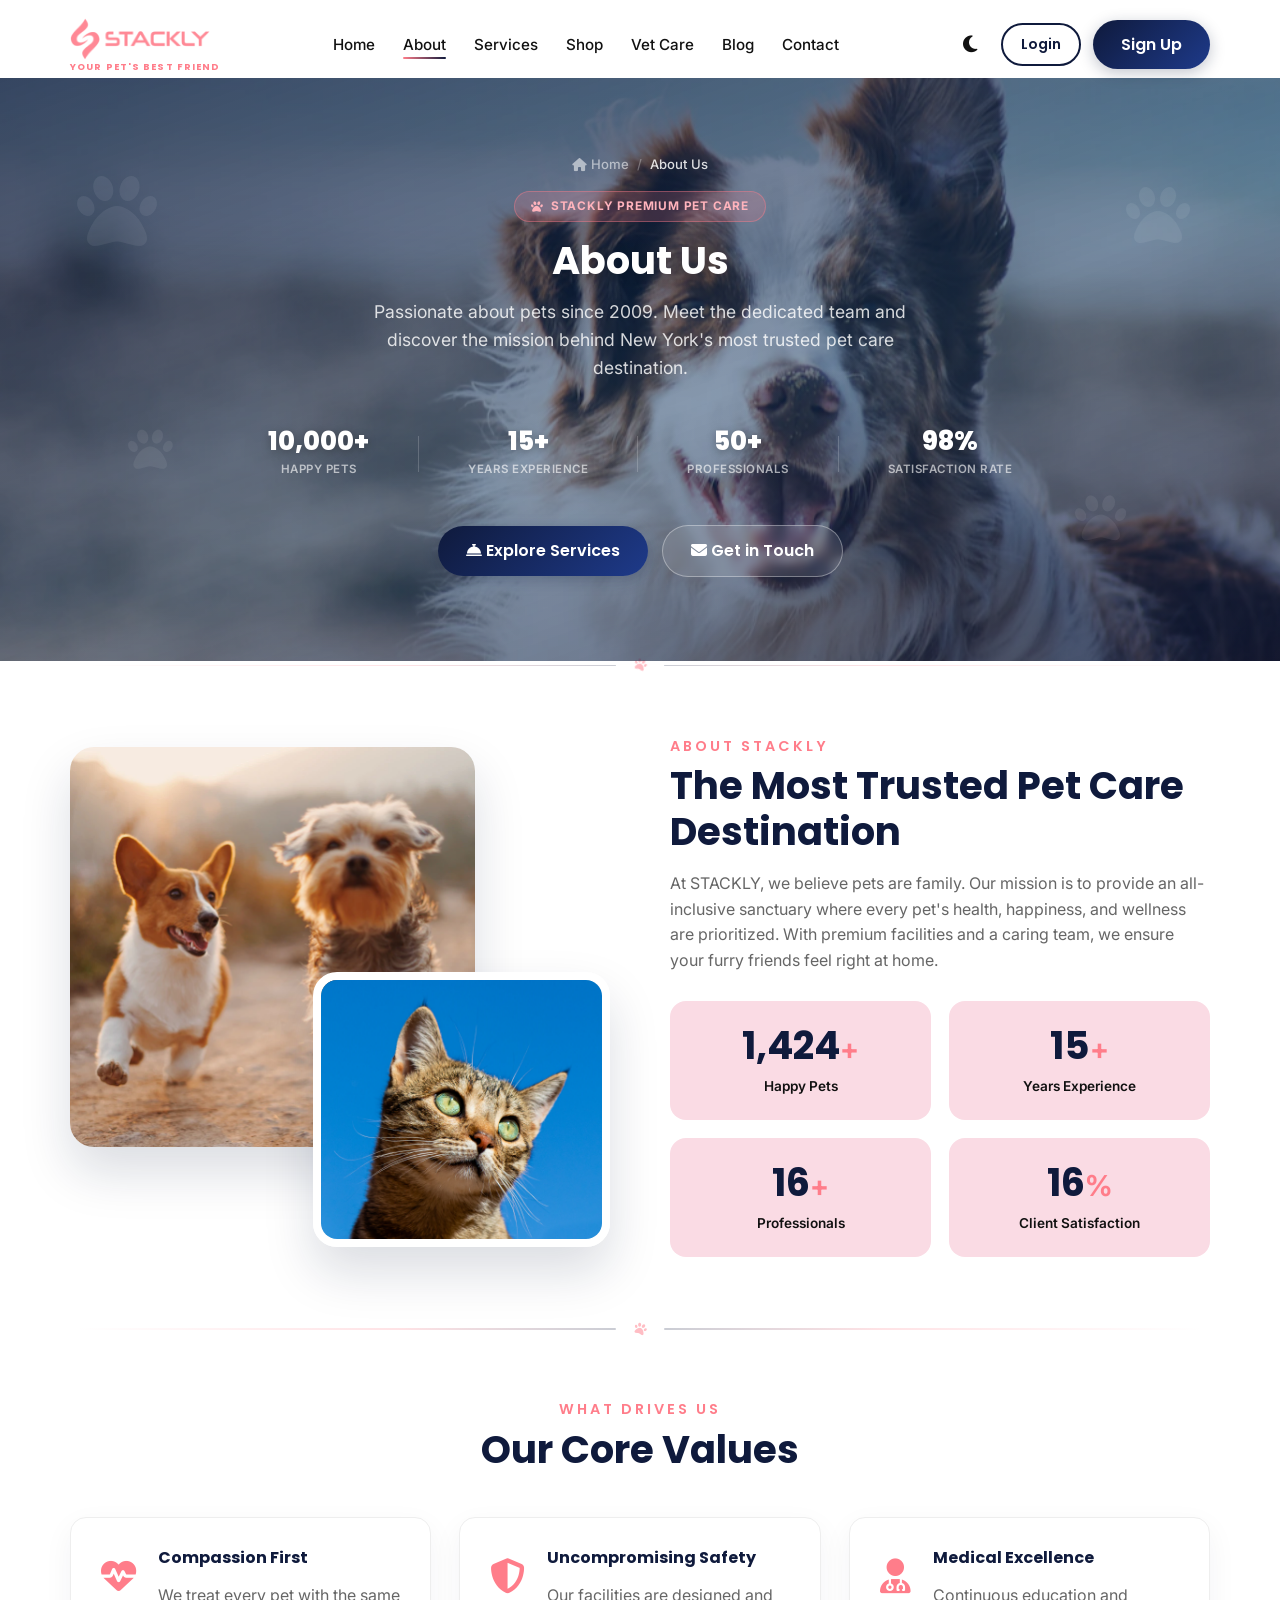
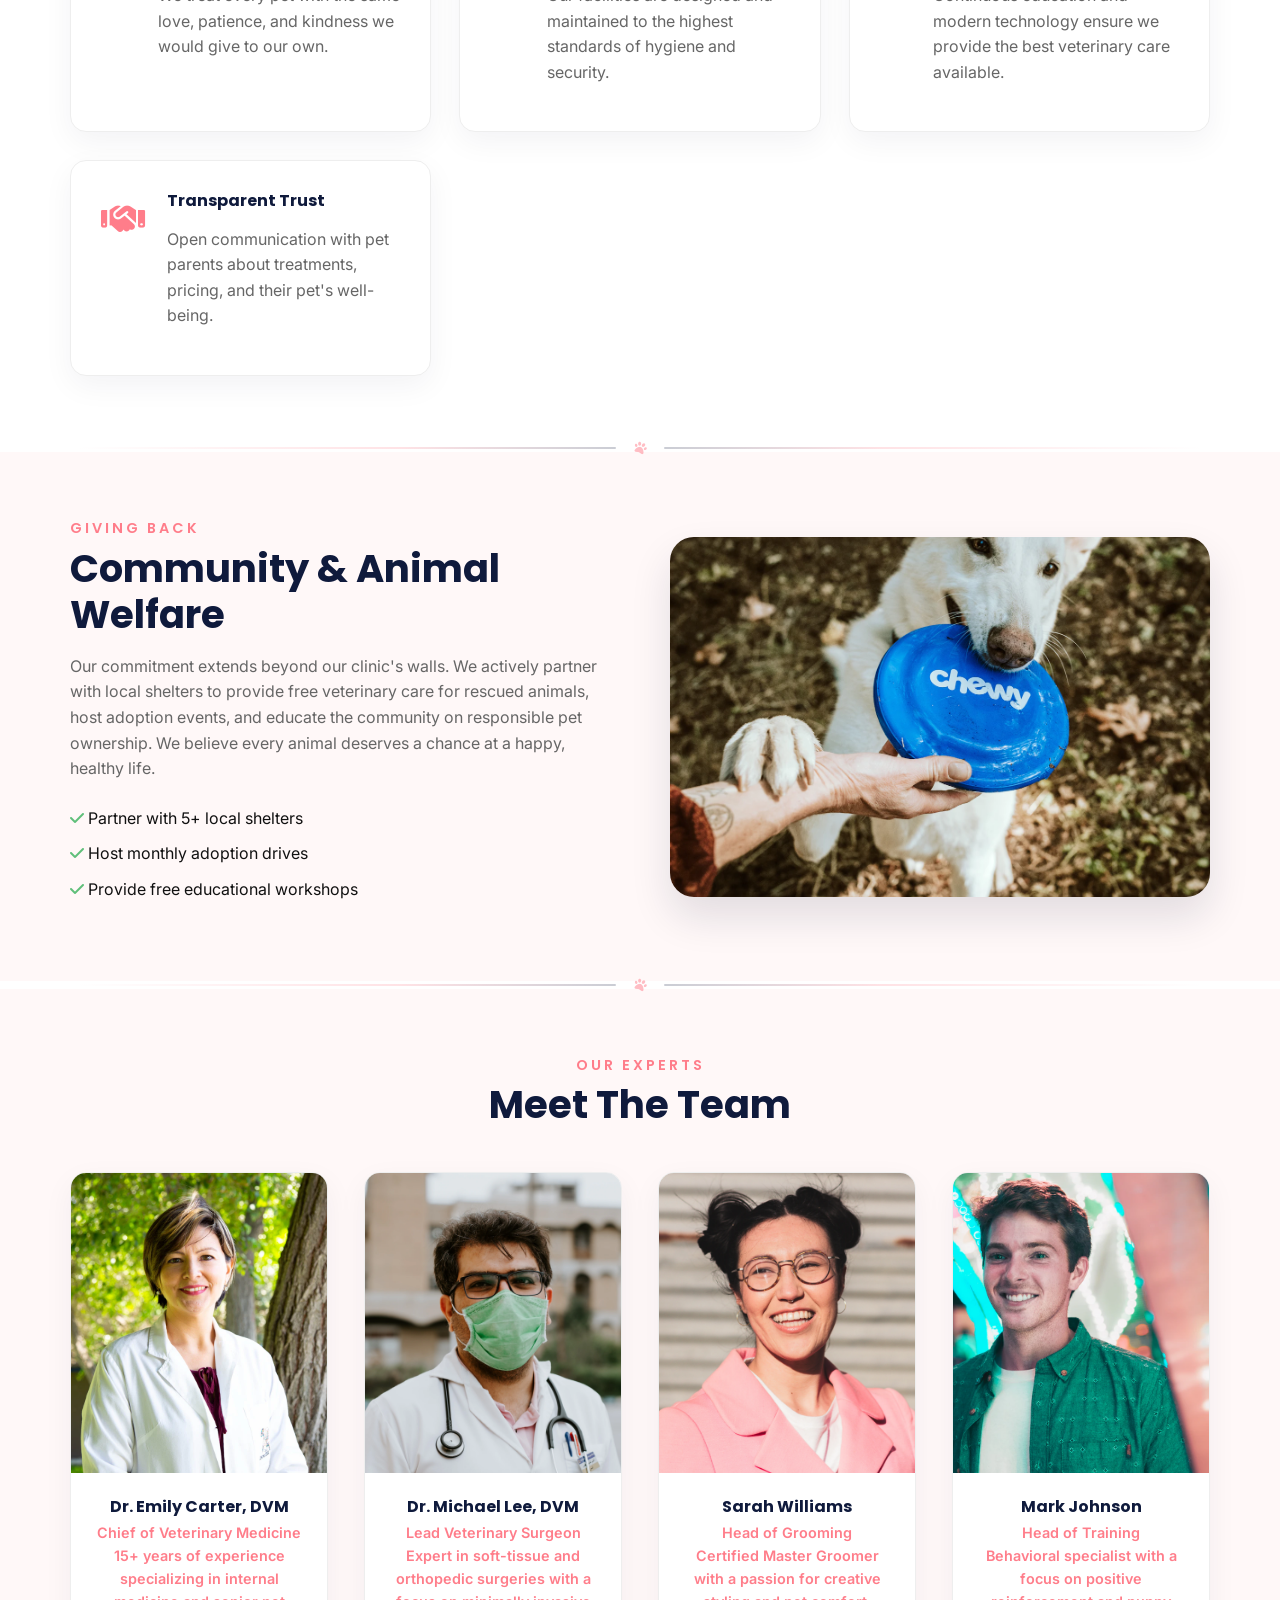
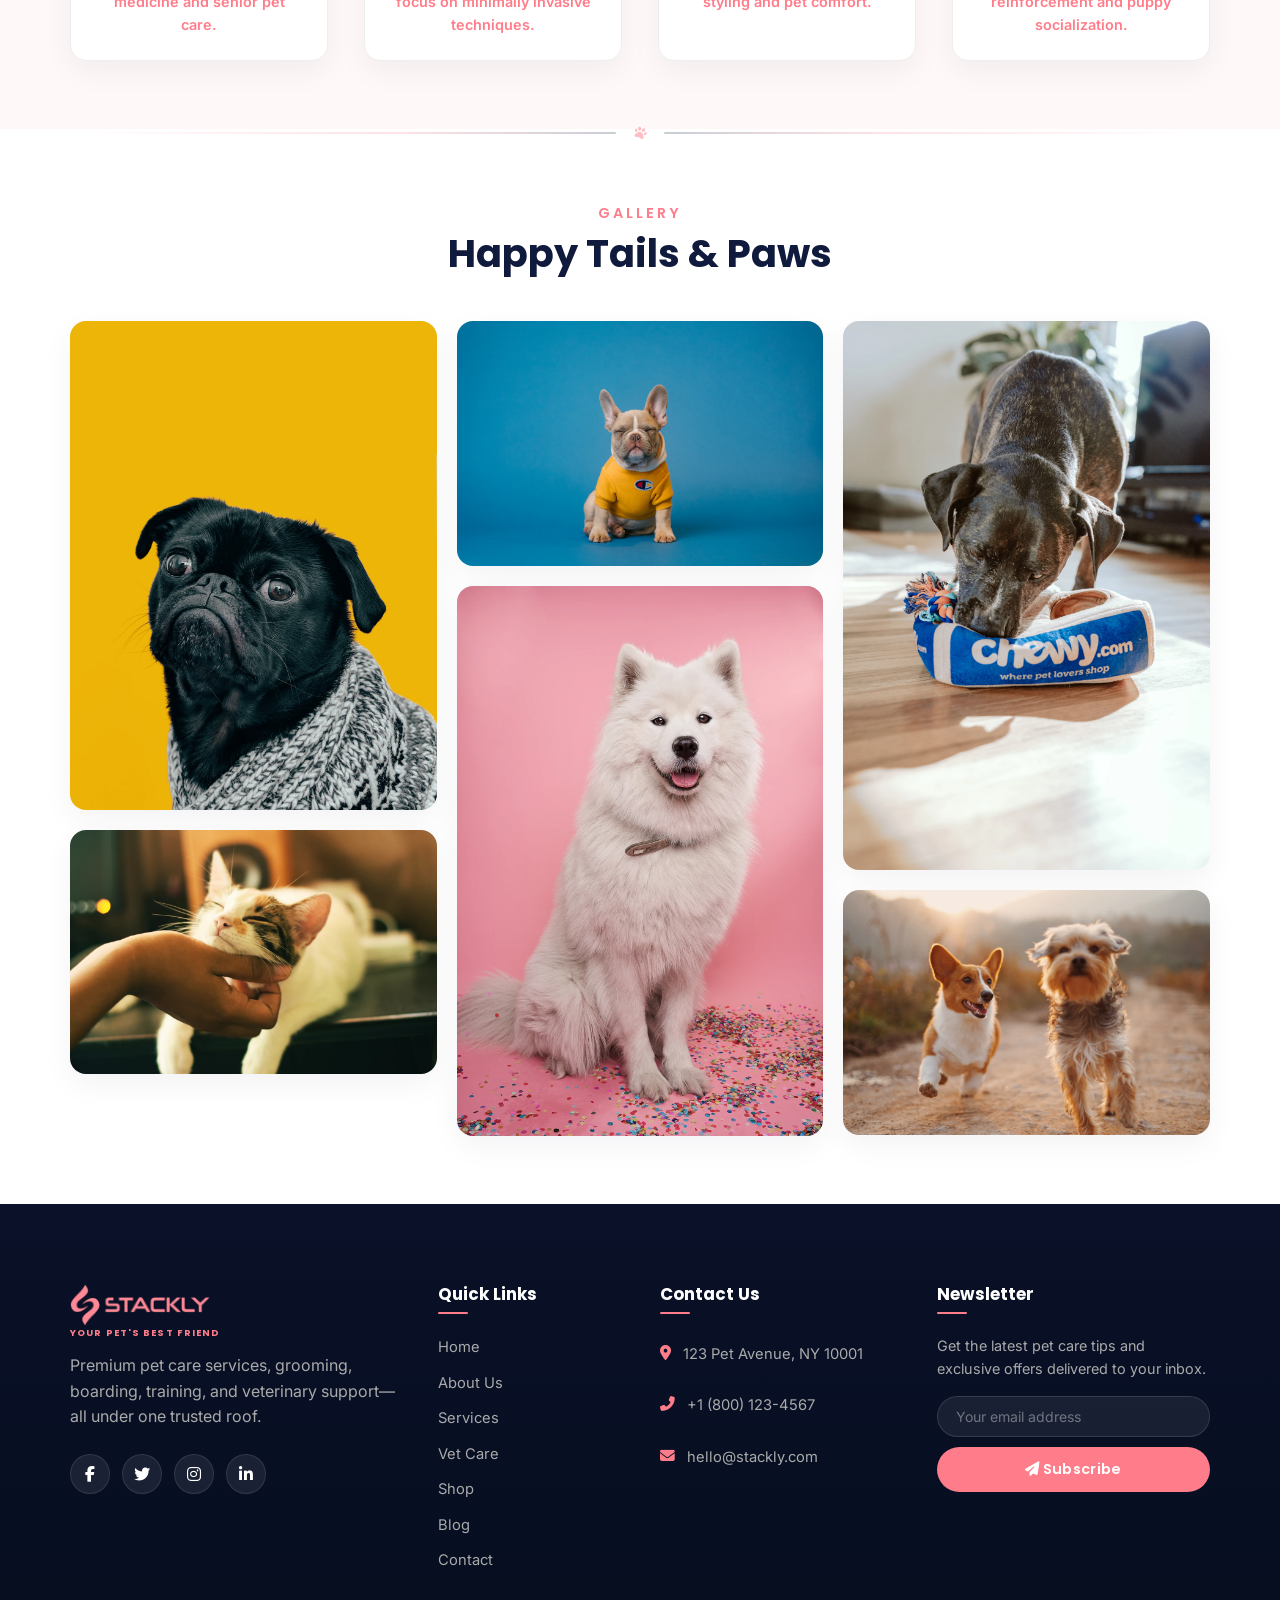
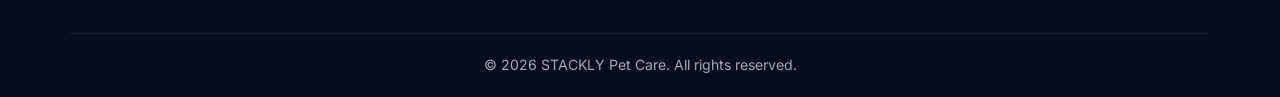
<file: about.html>
<!DOCTYPE html>
<html lang="en">
<head>
    <meta charset="UTF-8">
    <meta name="viewport" content="width=device-width, initial-scale=1.0">
    <title>About Us | STACKLY Premium Pet Care</title>
    <link rel="preconnect" href="https://fonts.googleapis.com">
    <link rel="preconnect" href="https://fonts.gstatic.com" crossorigin>
    <link href="https://fonts.googleapis.com/css2?family=Inter:wght@300;400;500;600&family=Poppins:wght@500;600;700;800&display=swap" rel="stylesheet">
    <link rel="stylesheet" href="https://cdnjs.cloudflare.com/ajax/libs/font-awesome/6.4.0/css/all.min.css">
    <link rel="stylesheet" href="styles.css">
</head>
<body>
    <div id="preloader" class="preloader"><div class="paw-loader"><i class="fas fa-paw"></i></div></div>

    <nav class="navbar" id="navbar">
        <div class="container nav-container">
            <a href="index.html" class="logo">
                <img src="src/images/stackly-logo.webp" alt="STACKLY" class="logo-img">
                <span class="logo-tagline">Your Pet's Best Friend</span>
            </a>
            <ul class="nav-menu" id="nav-menu">
                <li><a href="index.html" class="nav-link">Home</a></li>
                <li><a href="about.html" class="nav-link">About</a></li>
                <li><a href="services.html" class="nav-link">Services</a></li>
                <li><a href="shop.html" class="nav-link">Shop</a></li>
                <li><a href="vet-care.html" class="nav-link">Vet Care</a></li>
                <li><a href="blog.html" class="nav-link">Blog</a></li>
                <li><a href="contact.html" class="nav-link">Contact</a></li>
                <li class="nav-buttons-mobile">
                    <a href="login.html" class="btn btn-outline">Login</a>
                    <a href="signup.html" class="btn btn-primary">Sign Up</a>
                </li>
            </ul>
            <div class="nav-buttons desktop-only">
                <button id="theme-toggle" class="theme-toggle" aria-label="Toggle Dark Mode"><i class="fas fa-moon"></i></button>
                <a href="login.html" class="btn btn-outline btn-sm">Login</a>
                <a href="signup.html" class="btn btn-primary">Sign Up</a>
            </div>
            <div class="hamburger" id="hamburger"><span class="bar"></span><span class="bar"></span><span class="bar"></span></div>
        </div>
    </nav>

    <header class="page-header">
        <div class="banner-bg" style="background-image:url('src/images/dog-hero.webp');"></div>
        <div class="banner-overlay"></div>
        <i class="fas fa-paw banner-paw" style="top:16%;left:6%;font-size:5rem;animation-delay:0s;"></i>
        <i class="fas fa-paw banner-paw" style="top:60%;left:10%;font-size:2.8rem;animation-delay:2.5s;"></i>
        <i class="fas fa-paw banner-paw" style="top:18%;right:7%;font-size:4rem;animation-delay:1.2s;"></i>
        <i class="fas fa-paw banner-paw" style="bottom:20%;right:12%;font-size:3.2rem;animation-delay:3.5s;"></i>
        <i class="fas fa-paw banner-paw" style="top:40%;left:50%;font-size:6rem;animation-delay:4s;opacity:0.04;"></i>
        <div class="container reveal">
            <div class="breadcrumb">
                <a href="index.html"><i class="fas fa-home"></i> Home</a>
                <span class="bc-sep">/</span>
                <span class="bc-current">About Us</span>
            </div>
            <div class="banner-badge"><i class="fas fa-paw"></i> STACKLY Premium Pet Care</div>
            <h1 class="title">About Us</h1>
            <p>Passionate about pets since 2009. Meet the dedicated team and discover the mission behind New York's most trusted pet care destination.</p>
            <div class="banner-stats">
                <div class="banner-stat">
                    <span class="banner-stat-value">10,000+</span>
                    <span class="banner-stat-label">Happy Pets</span>
                </div>
                <div class="banner-stat-sep"></div>
                <div class="banner-stat">
                    <span class="banner-stat-value">15+</span>
                    <span class="banner-stat-label">Years Experience</span>
                </div>
                <div class="banner-stat-sep"></div>
                <div class="banner-stat">
                    <span class="banner-stat-value">50+</span>
                    <span class="banner-stat-label">Professionals</span>
                </div>
                <div class="banner-stat-sep"></div>
                <div class="banner-stat">
                    <span class="banner-stat-value">98%</span>
                    <span class="banner-stat-label">Satisfaction Rate</span>
                </div>
            </div>
            <div class="banner-cta">
                <a href="404.html" class="btn btn-primary"><i class="fas fa-concierge-bell"></i> Explore Services</a>
                <a href="404.html" class="btn btn-ghost"><i class="fas fa-envelope"></i> Get in Touch</a>
            </div>
        </div>
    </header>

    <div class="section-divider"><i class="fas fa-paw"></i></div>

    <section id="about" class="about">
        <div class="container about-container">
            <div class="about-visual reveal reveal-left">
                <div class="collage">
                    <img src="src/images/dogs-running.webp" alt="Dogs running" class="collage-1" loading="lazy">
                    <img src="src/images/cat-portrait.webp" alt="Cat looking" class="collage-2" loading="lazy">
                </div>
            </div>
            <div class="about-content reveal reveal-right">
                <h2 class="subtitle">About STACKLY</h2>
                <h3 class="title">The Most Trusted Pet Care Destination</h3>
                <p>At STACKLY, we believe pets are family. Our mission is to provide an all-inclusive sanctuary where every pet's health, happiness, and wellness are prioritized. With premium facilities and a caring team, we ensure your furry friends feel right at home.</p>
                <div class="stats-grid">
                    <div class="stat-item">
                        <h4 class="counter" data-target="10000">0</h4><span>+</span>
                        <p>Happy Pets</p>
                    </div>
                    <div class="stat-item">
                        <h4 class="counter" data-target="15">0</h4><span>+</span>
                        <p>Years Experience</p>
                    </div>
                    <div class="stat-item">
                        <h4 class="counter" data-target="50">0</h4><span>+</span>
                        <p>Professionals</p>
                    </div>
                    <div class="stat-item">
                        <h4 class="counter" data-target="98">0</h4><span>%</span>
                        <p>Client Satisfaction</p>
                    </div>
                </div>
            </div>
        </div>
    </section>

    <div class="section-divider"><i class="fas fa-paw"></i></div>

    <section class="core-values">
        <div class="container">
            <div class="section-header text-center reveal">
                <h2 class="subtitle">What Drives Us</h2>
                <h3 class="title">Our Core Values</h3>
            </div>
            <div class="values-grid">
                <div class="value-card reveal">
                    <div class="value-icon"><i class="fas fa-heartbeat"></i></div>
                    <div>
                        <h4>Compassion First</h4>
                        <p>We treat every pet with the same love, patience, and kindness we would give to our own.</p>
                    </div>
                </div>
                <div class="value-card reveal" style="transition-delay: 100ms;">
                    <div class="value-icon"><i class="fas fa-shield-alt"></i></div>
                    <div>
                        <h4>Uncompromising Safety</h4>
                        <p>Our facilities are designed and maintained to the highest standards of hygiene and security.</p>
                    </div>
                </div>
                <div class="value-card reveal" style="transition-delay: 200ms;">
                    <div class="value-icon"><i class="fas fa-user-md"></i></div>
                    <div>
                        <h4>Medical Excellence</h4>
                        <p>Continuous education and modern technology ensure we provide the best veterinary care available.</p>
                    </div>
                </div>
                <div class="value-card reveal" style="transition-delay: 300ms;">
                    <div class="value-icon"><i class="fas fa-handshake"></i></div>
                    <div>
                        <h4>Transparent Trust</h4>
                        <p>Open communication with pet parents about treatments, pricing, and their pet's well-being.</p>
                    </div>
                </div>
            </div>
        </div>
    </section>

    <div class="section-divider"><i class="fas fa-paw"></i></div>

    <section class="community bg-light">
        <div class="container">
            <div class="about-container">
                <div class="about-content reveal reveal-left">
                    <h2 class="subtitle">Giving Back</h2>
                    <h3 class="title">Community & Animal Welfare</h3>
                    <p>Our commitment extends beyond our clinic's walls. We actively partner with local shelters to provide free veterinary care for rescued animals, host adoption events, and educate the community on responsible pet ownership. We believe every animal deserves a chance at a happy, healthy life.</p>
                    <ul class="mt-3" style="list-style: none; padding-left: 0;">
                        <li style="margin-bottom: 10px;"><i class="fas fa-check text-success"></i> Partner with 5+ local shelters</li>
                        <li style="margin-bottom: 10px;"><i class="fas fa-check text-success"></i> Host monthly adoption drives</li>
                        <li style="margin-bottom: 10px;"><i class="fas fa-check text-success"></i> Provide free educational workshops</li>
                    </ul>
                </div>
                <div class="about-visual reveal reveal-right">
                    <img src="src/images/dog-grooming.webp" alt="Volunteer with a dog" loading="lazy" style="width: 100%; max-height: 360px; object-fit: cover; border-radius: var(--radius-lg); box-shadow: var(--shadow-hover);">
                </div>
            </div>
        </div>
    </section>

    <div class="section-divider"><i class="fas fa-paw"></i></div>

    <section class="team bg-light">
        <div class="container">
            <div class="section-header text-center reveal">
                <h2 class="subtitle">Our Experts</h2>
                <h3 class="title">Meet The Team</h3>
            </div>
            <div class="team-grid">
                <div class="team-card reveal">
                    <img src="src/images/vet-with-dog.webp" alt="Dr. Emily Carter" loading="lazy">
                    <div class="team-info">
                        <h4>Dr. Emily Carter, DVM</h4>
                        <p>Chief of Veterinary Medicine</p>
                        <p class="team-desc">15+ years of experience specializing in internal medicine and senior pet care.</p>
                    </div>
                </div>
                <div class="team-card reveal" style="transition-delay: 100ms;">
                    <img src="src/images/vet-doctor.webp" alt="Dr. Michael Lee" loading="lazy">
                    <div class="team-info">
                        <h4>Dr. Michael Lee, DVM</h4>
                        <p>Lead Veterinary Surgeon</p>
                        <p class="team-desc">Expert in soft-tissue and orthopedic surgeries with a focus on minimally invasive techniques.</p>
                    </div>
                </div>
                <div class="team-card reveal" style="transition-delay: 200ms;">
                    <img src="src/images/person-dog.webp" alt="Sarah Williams" loading="lazy">
                    <div class="team-info">
                        <h4>Sarah Williams</h4>
                        <p>Head of Grooming</p>
                        <p class="team-desc">Certified Master Groomer with a passion for creative styling and pet comfort.</p>
                    </div>
                </div>
                <div class="team-card reveal" style="transition-delay: 300ms;">
                    <img src="src/images/happy-dog-owner.webp" alt="Mark Johnson" loading="lazy">
                    <div class="team-info">
                        <h4>Mark Johnson</h4>
                        <p>Head of Training</p>
                        <p class="team-desc">Behavioral specialist with a focus on positive reinforcement and puppy socialization.</p>
                    </div>
                </div>
            </div>
        </div>
    </section>

    <div class="section-divider"><i class="fas fa-paw"></i></div>

    <section class="gallery">
        <div class="container">
            <div class="section-header text-center reveal">
                <h2 class="subtitle">Gallery</h2>
                <h3 class="title">Happy Tails & Paws</h3>
            </div>
            <div class="masonry-gallery reveal">
                <div class="gallery-item"><img src="src/images/bulldog.webp" alt="Dog" loading="lazy"></div>
                <div class="gallery-item"><img src="src/images/cat-sitting.webp" alt="Cat" loading="lazy"></div>
                <div class="gallery-item"><img src="src/images/golden-retriever.webp" alt="Grooming" loading="lazy"></div>
                <div class="gallery-item"><img src="src/images/puppy.webp" alt="Boarding" loading="lazy"></div>
                <div class="gallery-item"><img src="src/images/dog-outdoor.webp" alt="Training" loading="lazy"></div>
                <div class="gallery-item"><img src="src/images/dogs-running.webp" alt="Running Dog" loading="lazy"></div>
            </div>
        </div>
    </section>

    <!-- Footer -->
    <footer class="footer">
        <div class="container">
            <div class="footer-grid">
                <div class="footer-brand">
                    <a href="index.html" class="logo text-white">
                        <img src="src/images/stackly-logo.webp" alt="STACKLY" class="logo-img">
                        <span class="logo-tagline">Your Pet's Best Friend</span>
                    </a>
                    <p class="mt-2">Premium pet care services, grooming, boarding, training, and veterinary support—all under one trusted roof.</p>
                    <div class="social-icons mt-3">
                        <a href="404.html"><i class="fab fa-facebook-f"></i></a>
                        <a href="404.html"><i class="fab fa-twitter"></i></a>
                        <a href="404.html"><i class="fab fa-instagram"></i></a>
                        <a href="404.html"><i class="fab fa-linkedin-in"></i></a>
                    </div>
                </div>
                <div class="footer-links">
                    <h4>Quick Links</h4>
                    <ul>
                        <li><a href="index.html">Home</a></li>
                        <li><a href="about.html">About Us</a></li>
                        <li><a href="services.html">Services</a></li>
                        <li><a href="vet-care.html">Vet Care</a></li>
                        <li><a href="shop.html">Shop</a></li>
                        <li><a href="blog.html">Blog</a></li>
                        <li><a href="contact.html">Contact</a></li>
                    </ul>
                </div>
                <div class="footer-contact">
                    <h4>Contact Us</h4>
                    <ul>
                        <li><i class="fas fa-map-marker-alt"></i> 123 Pet Avenue, NY 10001</li>
                        <li><i class="fas fa-phone-alt"></i> +1 (800) 123-4567</li>
                        <li><i class="fas fa-envelope"></i> hello@stackly.com</li>
                    </ul>
                </div>
                <div class="footer-newsletter">
                    <h4>Newsletter</h4>
                    <p>Get the latest pet care tips and exclusive offers delivered to your inbox.</p>
                    <form class="newsletter-form" onsubmit="event.preventDefault(); window.showToast && showToast('Thank you for subscribing!', 'success');">
                        <input type="email" placeholder="Your email address" required>
                        <button type="submit"><i class="fas fa-paper-plane"></i> Subscribe</button>
                    </form>
                </div>
            </div>
            <div class="footer-bottom">
                <p>&copy; 2026 STACKLY Pet Care. All rights reserved.</p>
            </div>
        </div>
    </footer>
    <button id="back-to-top" class="back-to-top" aria-label="Back to top">
        <i class="fas fa-chevron-up"></i>
    </button>
    <script src="script.js"></script>
</body>
</html>
</file>
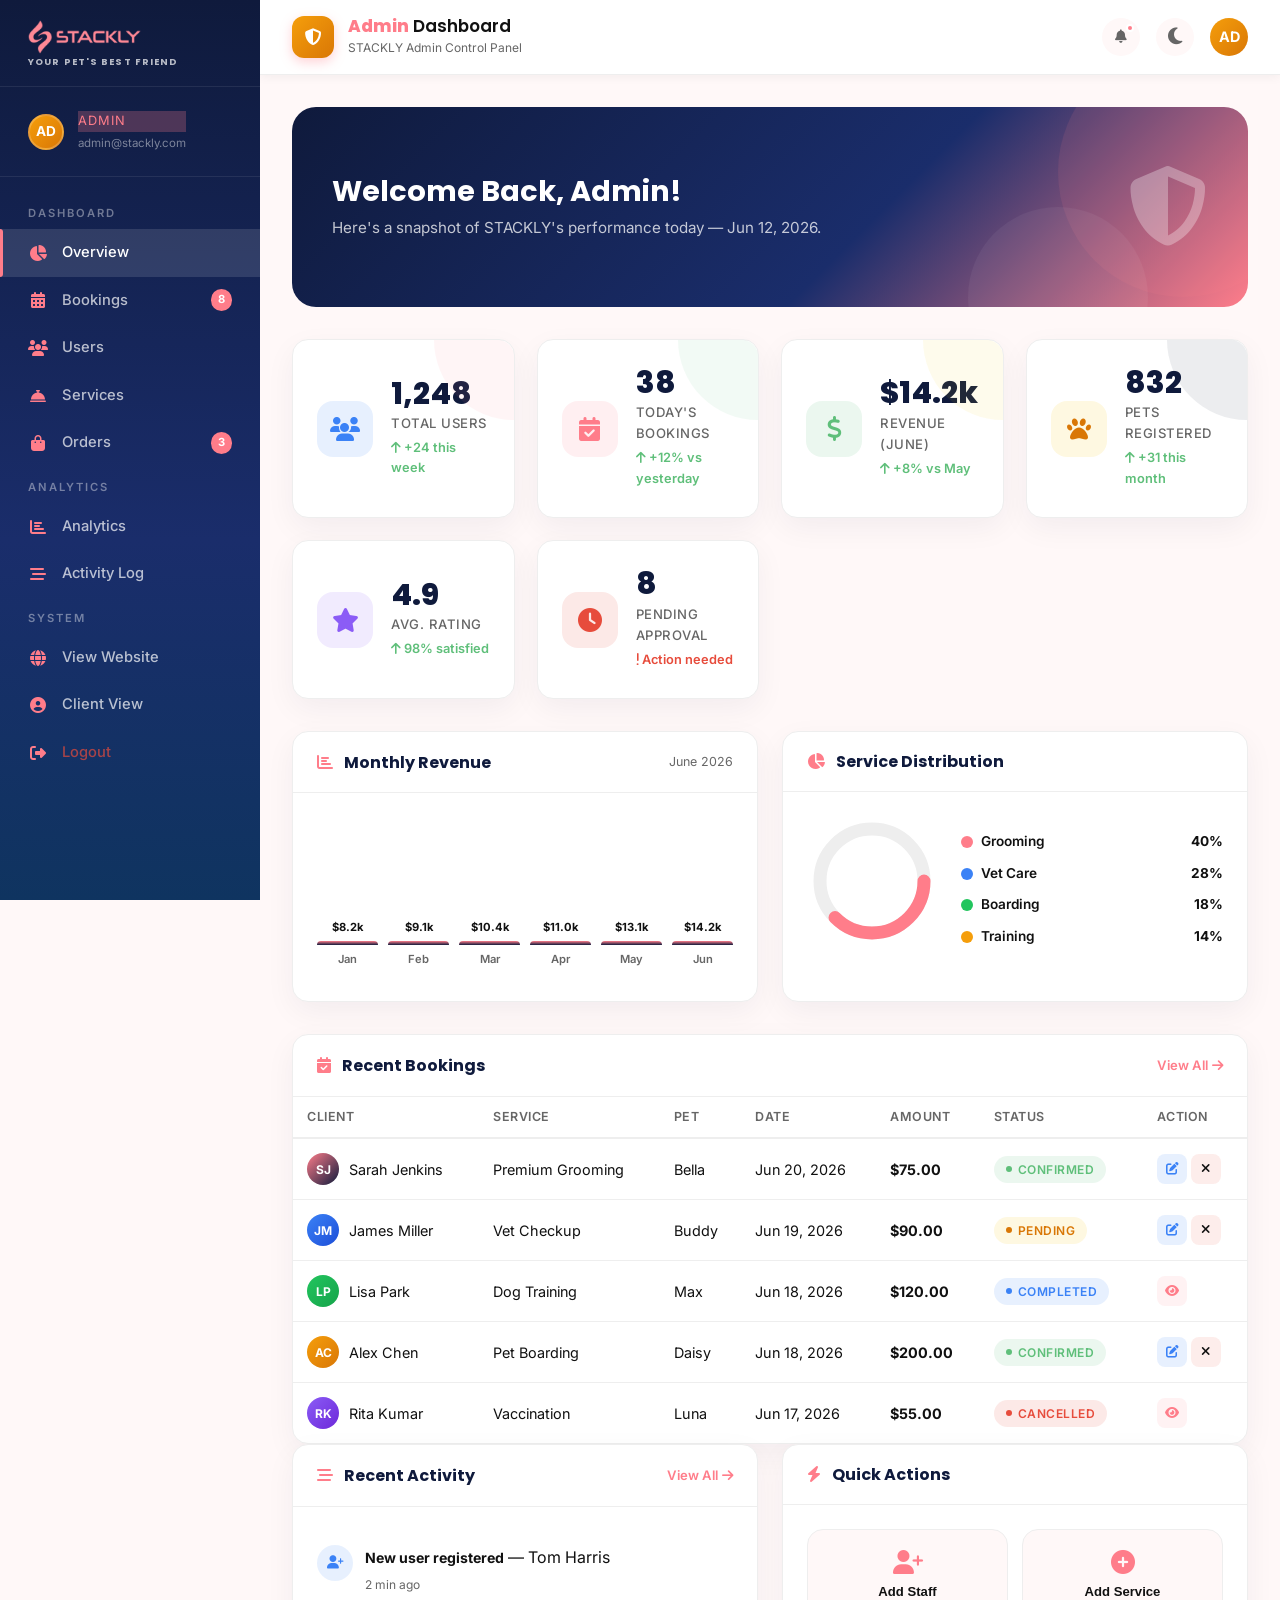
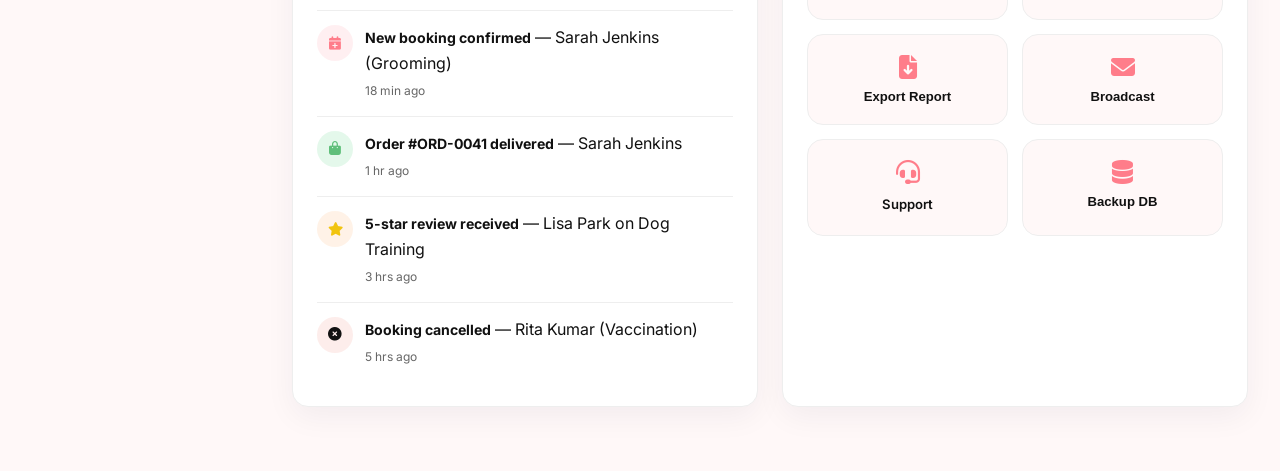
<file: admin-dashboard.html>
<!DOCTYPE html>
<html lang="en">
<head>
    <meta charset="UTF-8">
    <meta name="viewport" content="width=device-width, initial-scale=1.0">
    <title>Admin Dashboard | STACKLY Premium Pet Care</title>
    <meta name="description" content="STACKLY Admin Panel — manage bookings, users, services, and business analytics.">
    <link rel="preconnect" href="https://fonts.googleapis.com">
    <link rel="preconnect" href="https://fonts.gstatic.com" crossorigin>
    <link href="https://fonts.googleapis.com/css2?family=Inter:wght@300;400;500;600&family=Poppins:wght@500;600;700;800&display=swap" rel="stylesheet">
    <link rel="stylesheet" href="https://cdnjs.cloudflare.com/ajax/libs/font-awesome/6.4.0/css/all.min.css">
    <link rel="stylesheet" href="styles.css">
    <style>
        body { background: var(--light-bg); }
        .tab-panel { display: none; }
        .tab-panel.active { display: block; animation: fadeIn 0.3s ease; }

        /* Admin sidebar overrides */
        .admin-sidebar { background: linear-gradient(180deg, #0f1a3c 0%, #1a2d6b 60%, #0f3460 100%); }
        .admin-sidebar .sidebar-logo { color: #fff; }
        .admin-sidebar .sidebar-user-name { color: #fff; }
        .admin-sidebar .sidebar-user-role { background: rgba(255,125,138,0.25); color: var(--accent-color); }
        .admin-sidebar .sidebar-section-label { color: rgba(255,255,255,0.4); }
        .admin-sidebar .sidebar-nav-link { color: rgba(255,255,255,0.7); }
        .admin-sidebar .sidebar-nav-link:hover,
        .admin-sidebar .sidebar-nav-link.active { color: #fff; background: rgba(255,255,255,0.12); border-left-color: var(--accent-color); }
        .admin-sidebar .sidebar-badge { background: var(--accent-color); color: #fff; }

        /* Table action buttons */
        .tbl-btn {
            width: 30px; height: 30px; border: none; border-radius: var(--radius-sm);
            cursor: pointer; display: inline-flex; align-items: center; justify-content: center;
            font-size: 0.78rem; transition: all var(--transition-fast);
        }
        .tbl-btn-edit { background: rgba(59,130,246,0.12); color: #3b82f6; }
        .tbl-btn-edit:hover { background: #3b82f6; color: #fff; }
        .tbl-btn-delete { background: rgba(231,76,60,0.1); color: var(--error-color); }
        .tbl-btn-delete:hover { background: var(--error-color); color: #fff; }
        .tbl-btn-view { background: rgba(255,125,138,0.1); color: var(--accent-color); }
        .tbl-btn-view:hover { background: var(--accent-color); color: #fff; }

        /* Revenue chart bars */
        .rev-chart { display: flex; align-items: flex-end; gap: 10px; height: 160px; padding-bottom: 8px; }
        .rev-bar-wrap { flex: 1; display: flex; flex-direction: column; align-items: center; gap: 6px; height: 100%; justify-content: flex-end; }
        .rev-bar {
            width: 100%; border-radius: 6px 6px 0 0; min-height: 4px;
            background: linear-gradient(180deg, var(--accent-color), var(--primary-color));
            transition: height 1s cubic-bezier(0.34,1.56,0.64,1); position: relative;
        }
        .rev-bar::after {
            content: attr(data-val);
            position: absolute; top: -22px; left: 50%; transform: translateX(-50%);
            font-size: 0.7rem; font-weight: 700; color: var(--text-main); white-space: nowrap;
        }
        .rev-bar-label { font-size: 0.7rem; color: var(--text-neutral); font-weight: 600; }

        /* User avatar in table */
        .user-tbl-avatar {
            width: 32px; height: 32px; border-radius: 50%; background: linear-gradient(135deg,var(--accent-color),var(--primary-color));
            color: #fff; display: inline-flex; align-items: center; justify-content: center;
            font-size: 0.75rem; font-weight: 700; flex-shrink: 0;
        }

        /* Analytics donut */
        .analytics-grid { display: grid; grid-template-columns: 1fr 1fr; gap: 24px; }
        @media (max-width: 768px) { .analytics-grid { grid-template-columns: 1fr; } }

        /* Inline form controls */
        .filter-bar { display: flex; gap: 10px; flex-wrap: wrap; margin-bottom: 20px; align-items: center; }
        .filter-select {
            padding: 9px 14px; border: 1.5px solid var(--border-color); border-radius: var(--radius-md);
            background: var(--card-bg); color: var(--text-main); font-family: var(--font-body);
            font-size: 0.85rem; outline: none; cursor: pointer;
        }
        .filter-select:focus { border-color: var(--accent-color); }
        .search-input-bar {
            flex: 1; min-width: 200px; padding: 9px 14px 9px 38px; border: 1.5px solid var(--border-color);
            border-radius: var(--radius-md); background: var(--card-bg); color: var(--text-main);
            font-family: var(--font-body); font-size: 0.85rem; outline: none; position: relative;
        }
        .search-input-bar:focus { border-color: var(--accent-color); }
        .search-bar-wrap { position: relative; flex: 1; min-width: 200px; }
        .search-bar-wrap i { position: absolute; left: 12px; top: 50%; transform: translateY(-50%); color: var(--text-neutral); font-size: 0.85rem; }

        /* Activity feed */
        .activity-feed { display: flex; flex-direction: column; gap: 0; }
        .activity-item {
            display: flex; align-items: flex-start; gap: 12px;
            padding: 14px 0; border-bottom: 1px solid var(--border-color); position: relative;
        }
        .activity-item:last-child { border-bottom: none; }
        .activity-dot {
            width: 36px; height: 36px; border-radius: 50%; display: flex; align-items: center;
            justify-content: center; flex-shrink: 0; font-size: 0.85rem;
        }
        .activity-dot.blue { background: rgba(59,130,246,0.12); color: #3b82f6; }
        .activity-dot.pink { background: rgba(255,125,138,0.12); color: var(--accent-color); }
        .activity-dot.green { background: rgba(34,197,94,0.12); color: var(--success-color); }
        .activity-dot.orange { background: rgba(251,146,60,0.12); color: var(--warning-color); }
        .activity-dot.red { background: rgba(231,76,60,0.1); color: var(--error-color); }
        .activity-text { flex: 1; }
        .activity-text strong { font-size: 0.88rem; }
        .activity-time { font-size: 0.75rem; color: var(--text-neutral); }

        .dash-card-body table { width: 100%; }
        .inline-edit-input { padding: 6px 10px; border: 1.5px solid var(--border-color); border-radius: var(--radius-sm); font-family: var(--font-body); font-size: 0.85rem; width: 100%; background: var(--card-bg); color: var(--text-main); }
        .inline-edit-input:focus { border-color: var(--accent-color); outline: none; }
    </style>
</head>
<body>

    <div id="preloader" class="preloader"><div class="paw-loader"><i class="fas fa-paw"></i></div></div>

    <div class="dashboard-layout">

        <!-- Admin Sidebar -->
        <aside class="dashboard-sidebar admin-sidebar" id="dashboard-sidebar">
            <div class="sidebar-logo">
                <div class="sidebar-brand">
                    <img src="src/images/stackly-logo.webp" alt="STACKLY" class="logo-img">
                    <span class="logo-tagline">Your Pet's Best Friend</span>
                </div>
                <button id="sidebar-close" class="sidebar-close-btn" aria-label="Close sidebar">
                    <i class="fas fa-times"></i>
                </button>
            </div>
            <div class="sidebar-user">
                <div class="sidebar-avatar" id="sidebarInitials" style="background:linear-gradient(135deg,#f59e0b,#d97706);">AD</div>
                <div class="sidebar-user-info">
                    <div class="sidebar-user-role" style="font-size:0.8rem;">Admin</div>
                    <div style="font-size:0.72rem;color:rgba(255,255,255,0.45);margin-top:2px;word-break:break-all;" id="sidebarEmail">admin@stackly.com</div>
                </div>
            </div>
            <nav class="sidebar-nav">
                <div class="sidebar-section-label">Dashboard</div>
                <a href="#" class="sidebar-nav-link active" data-tab-target="overview">
                    <i class="fas fa-chart-pie"></i> Overview
                </a>
                <a href="#" class="sidebar-nav-link" data-tab-target="bookings">
                    <i class="fas fa-calendar-alt"></i> Bookings
                    <span class="sidebar-badge">8</span>
                </a>
                <a href="#" class="sidebar-nav-link" data-tab-target="users">
                    <i class="fas fa-users"></i> Users
                </a>
                <a href="#" class="sidebar-nav-link" data-tab-target="services">
                    <i class="fas fa-concierge-bell"></i> Services
                </a>
                <a href="#" class="sidebar-nav-link" data-tab-target="orders-admin">
                    <i class="fas fa-shopping-bag"></i> Orders
                    <span class="sidebar-badge">3</span>
                </a>
                <div class="sidebar-section-label">Analytics</div>
                <a href="#" class="sidebar-nav-link" data-tab-target="analytics">
                    <i class="fas fa-chart-bar"></i> Analytics
                </a>
                <a href="#" class="sidebar-nav-link" data-tab-target="activity">
                    <i class="fas fa-stream"></i> Activity Log
                </a>
                <div class="sidebar-section-label">System</div>
                <a href="index.html" class="sidebar-nav-link">
                    <i class="fas fa-globe"></i> View Website
                </a>
                <a href="client-dashboard.html" class="sidebar-nav-link">
                    <i class="fas fa-user-circle"></i> Client View
                </a>
                <a href="login.html" class="sidebar-nav-link" style="color:rgba(231,76,60,0.7);">
                    <i class="fas fa-sign-out-alt"></i> Logout
                </a>
            </nav>
        </aside>

        <!-- Main Content -->
        <main class="dashboard-main">
            <!-- Topbar -->
            <div class="dashboard-topbar">
                <div style="display:flex;align-items:center;gap:14px;">
                    <button id="sidebar-toggle" class="topbar-icon-btn topbar-sidebar-toggle">
                        <i class="fas fa-bars"></i>
                    </button>
                    <div class="topbar-greeting-block">
                        <div class="topbar-greeting-icon" style="background:linear-gradient(135deg,#f59e0b,#d97706);"><i class="fas fa-shield-alt"></i></div>
                        <div>
                            <h5 class="topbar-greeting-text"><strong>Admin</strong> Dashboard</h5>
                            <p class="topbar-greeting-sub">STACKLY Admin Control Panel</p>
                        </div>
                    </div>
                </div>
                <div class="topbar-right">
                    <button class="topbar-icon-btn" title="Notifications">
                        <i class="fas fa-bell"></i>
                        <div class="topbar-notif-dot"></div>
                    </button>
                    <button id="theme-toggle" class="topbar-icon-btn theme-toggle" aria-label="Toggle Dark Mode">
                        <i class="fas fa-moon"></i>
                    </button>
                    <div class="topbar-avatar" id="topbarAvatar" style="background:linear-gradient(135deg,#f59e0b,#d97706);" title="Administrator">AD</div>
                </div>
            </div>

            <div class="dashboard-content">

                <!-- =================== OVERVIEW =================== -->
                <div class="tab-panel active" id="overview">

                    <div class="dashboard-welcome reveal" style="background:linear-gradient(135deg,#0f1a3c 0%,#1a2d6b 60%,var(--accent-color) 100%);">
                        <div class="welcome-text">
                            <h2 id="welcomeHeading">Welcome Back, Admin!</h2>
                            <p id="welcomeSub">Here's a snapshot of STACKLY's performance today — Jun 12, 2026.</p>
                        </div>
                        <div class="welcome-icon"><i class="fas fa-shield-alt"></i></div>
                    </div>

                    <!-- KPI Stats -->
                    <div class="stats-row reveal">
                        <div class="stat-card">
                            <div class="stat-card-icon blue"><i class="fas fa-users"></i></div>
                            <div>
                                <div class="stat-card-value" data-count="1248">1,248</div>
                                <div class="stat-card-label">Total Users</div>
                                <div class="stat-card-trend up"><i class="fas fa-arrow-up"></i> +24 this week</div>
                            </div>
                        </div>
                        <div class="stat-card">
                            <div class="stat-card-icon pink"><i class="fas fa-calendar-check"></i></div>
                            <div>
                                <div class="stat-card-value" data-count="38">38</div>
                                <div class="stat-card-label">Today's Bookings</div>
                                <div class="stat-card-trend up"><i class="fas fa-arrow-up"></i> +12% vs yesterday</div>
                            </div>
                        </div>
                        <div class="stat-card">
                            <div class="stat-card-icon green"><i class="fas fa-dollar-sign"></i></div>
                            <div>
                                <div class="stat-card-value">$14.2k</div>
                                <div class="stat-card-label">Revenue (June)</div>
                                <div class="stat-card-trend up"><i class="fas fa-arrow-up"></i> +8% vs May</div>
                            </div>
                        </div>
                        <div class="stat-card">
                            <div class="stat-card-icon orange"><i class="fas fa-paw"></i></div>
                            <div>
                                <div class="stat-card-value" data-count="832">832</div>
                                <div class="stat-card-label">Pets Registered</div>
                                <div class="stat-card-trend up"><i class="fas fa-arrow-up"></i> +31 this month</div>
                            </div>
                        </div>
                        <div class="stat-card">
                            <div class="stat-card-icon purple"><i class="fas fa-star"></i></div>
                            <div>
                                <div class="stat-card-value">4.9</div>
                                <div class="stat-card-label">Avg. Rating</div>
                                <div class="stat-card-trend up"><i class="fas fa-arrow-up"></i> 98% satisfied</div>
                            </div>
                        </div>
                        <div class="stat-card">
                            <div class="stat-card-icon red"><i class="fas fa-clock"></i></div>
                            <div>
                                <div class="stat-card-value" data-count="8">8</div>
                                <div class="stat-card-label">Pending Approval</div>
                                <div class="stat-card-trend down"><i class="fas fa-exclamation"></i> Action needed</div>
                            </div>
                        </div>
                    </div>

                    <div class="dashboard-grid-2">
                        <!-- Revenue Chart -->
                        <div class="dash-card reveal">
                            <div class="dash-card-header">
                                <h4><i class="fas fa-chart-bar" style="color:var(--accent-color);margin-right:8px;"></i> Monthly Revenue</h4>
                                <span style="font-size:0.78rem;color:var(--text-neutral);">June 2026</span>
                            </div>
                            <div class="dash-card-body">
                                <div class="rev-chart" id="rev-chart">
                                    <div class="rev-bar-wrap"><div class="rev-bar" data-val="$8.2k" style="height:0;" data-h="52%"></div><div class="rev-bar-label">Jan</div></div>
                                    <div class="rev-bar-wrap"><div class="rev-bar" data-val="$9.1k" style="height:0;" data-h="58%" style="background:linear-gradient(180deg,#f59e0b,#d97706);"></div><div class="rev-bar-label">Feb</div></div>
                                    <div class="rev-bar-wrap"><div class="rev-bar" data-val="$10.4k" style="height:0;" data-h="66%"></div><div class="rev-bar-label">Mar</div></div>
                                    <div class="rev-bar-wrap"><div class="rev-bar" data-val="$11.0k" style="height:0;" data-h="70%"></div><div class="rev-bar-label">Apr</div></div>
                                    <div class="rev-bar-wrap"><div class="rev-bar" data-val="$13.1k" style="height:0;" data-h="83%"></div><div class="rev-bar-label">May</div></div>
                                    <div class="rev-bar-wrap"><div class="rev-bar" data-val="$14.2k" style="height:0;" data-h="90%;background:linear-gradient(180deg,#ff7d8a,var(--primary-color));"></div><div class="rev-bar-label">Jun</div></div>
                                </div>
                            </div>
                        </div>

                        <!-- Service Distribution Donut -->
                        <div class="dash-card reveal">
                            <div class="dash-card-header">
                                <h4><i class="fas fa-chart-pie" style="color:var(--accent-color);margin-right:8px;"></i> Service Distribution</h4>
                            </div>
                            <div class="dash-card-body" style="display:flex;align-items:center;gap:24px;flex-wrap:wrap;">
                                <svg class="donut-ring" viewBox="0 0 120 120" style="width:130px;height:130px;flex-shrink:0;">
                                    <circle class="donut-track" cx="60" cy="60" r="48" fill="none" stroke-width="12"/>
                                    <circle class="donut-fill" cx="60" cy="60" r="48" fill="none" stroke-width="12" data-pct="40" stroke="#ff7d8a"/>
                                </svg>
                                <div style="flex:1;">
                                    <div style="display:flex;flex-direction:column;gap:10px;">
                                        <div style="display:flex;justify-content:space-between;align-items:center;">
                                            <span style="display:flex;align-items:center;gap:8px;font-size:0.85rem;font-weight:600;"><span style="width:12px;height:12px;border-radius:50%;background:#ff7d8a;display:inline-block;"></span> Grooming</span>
                                            <strong style="font-size:0.85rem;">40%</strong>
                                        </div>
                                        <div style="display:flex;justify-content:space-between;align-items:center;">
                                            <span style="display:flex;align-items:center;gap:8px;font-size:0.85rem;font-weight:600;"><span style="width:12px;height:12px;border-radius:50%;background:#3b82f6;display:inline-block;"></span> Vet Care</span>
                                            <strong style="font-size:0.85rem;">28%</strong>
                                        </div>
                                        <div style="display:flex;justify-content:space-between;align-items:center;">
                                            <span style="display:flex;align-items:center;gap:8px;font-size:0.85rem;font-weight:600;"><span style="width:12px;height:12px;border-radius:50%;background:#22c55e;display:inline-block;"></span> Boarding</span>
                                            <strong style="font-size:0.85rem;">18%</strong>
                                        </div>
                                        <div style="display:flex;justify-content:space-between;align-items:center;">
                                            <span style="display:flex;align-items:center;gap:8px;font-size:0.85rem;font-weight:600;"><span style="width:12px;height:12px;border-radius:50%;background:#f59e0b;display:inline-block;"></span> Training</span>
                                            <strong style="font-size:0.85rem;">14%</strong>
                                        </div>
                                    </div>
                                </div>
                            </div>
                        </div>
                    </div>

                    <!-- Recent Bookings (snapshot) -->
                    <div class="dash-card reveal">
                        <div class="dash-card-header">
                            <h4><i class="fas fa-calendar-check" style="color:var(--accent-color);margin-right:8px;"></i> Recent Bookings</h4>
                            <a href="#" class="view-all-link" data-tab-target="bookings">View All <i class="fas fa-arrow-right"></i></a>
                        </div>
                        <div class="dash-card-body" style="padding:0;overflow-x:auto;">
                            <table class="data-table">
                                <thead>
                                    <tr>
                                        <th>Client</th>
                                        <th>Service</th>
                                        <th>Pet</th>
                                        <th>Date</th>
                                        <th>Amount</th>
                                        <th>Status</th>
                                        <th>Action</th>
                                    </tr>
                                </thead>
                                <tbody>
                                    <tr>
                                        <td><div style="display:flex;align-items:center;gap:10px;"><div class="user-tbl-avatar">SJ</div> Sarah Jenkins</div></td>
                                        <td>Premium Grooming</td>
                                        <td>Bella</td>
                                        <td>Jun 20, 2026</td>
                                        <td style="font-weight:700;">$75.00</td>
                                        <td><span class="status-badge status-confirmed">Confirmed</span></td>
                                        <td><button class="tbl-btn tbl-btn-edit" title="Edit"><i class="fas fa-edit"></i></button> <button class="tbl-btn tbl-btn-delete" title="Cancel" onclick="showToast('Booking cancelled.','error')"><i class="fas fa-times"></i></button></td>
                                    </tr>
                                    <tr>
                                        <td><div style="display:flex;align-items:center;gap:10px;"><div class="user-tbl-avatar" style="background:linear-gradient(135deg,#3b82f6,#1d4ed8);">JM</div> James Miller</div></td>
                                        <td>Vet Checkup</td>
                                        <td>Buddy</td>
                                        <td>Jun 19, 2026</td>
                                        <td style="font-weight:700;">$90.00</td>
                                        <td><span class="status-badge status-pending">Pending</span></td>
                                        <td><button class="tbl-btn tbl-btn-edit"><i class="fas fa-edit"></i></button> <button class="tbl-btn tbl-btn-delete" onclick="showToast('Booking cancelled.','error')"><i class="fas fa-times"></i></button></td>
                                    </tr>
                                    <tr>
                                        <td><div style="display:flex;align-items:center;gap:10px;"><div class="user-tbl-avatar" style="background:linear-gradient(135deg,#22c55e,#16a34a);">LP</div> Lisa Park</div></td>
                                        <td>Dog Training</td>
                                        <td>Max</td>
                                        <td>Jun 18, 2026</td>
                                        <td style="font-weight:700;">$120.00</td>
                                        <td><span class="status-badge status-completed">Completed</span></td>
                                        <td><button class="tbl-btn tbl-btn-view"><i class="fas fa-eye"></i></button></td>
                                    </tr>
                                    <tr>
                                        <td><div style="display:flex;align-items:center;gap:10px;"><div class="user-tbl-avatar" style="background:linear-gradient(135deg,#f59e0b,#d97706);">AC</div> Alex Chen</div></td>
                                        <td>Pet Boarding</td>
                                        <td>Daisy</td>
                                        <td>Jun 18, 2026</td>
                                        <td style="font-weight:700;">$200.00</td>
                                        <td><span class="status-badge status-confirmed">Confirmed</span></td>
                                        <td><button class="tbl-btn tbl-btn-edit"><i class="fas fa-edit"></i></button> <button class="tbl-btn tbl-btn-delete" onclick="showToast('Booking cancelled.','error')"><i class="fas fa-times"></i></button></td>
                                    </tr>
                                    <tr>
                                        <td><div style="display:flex;align-items:center;gap:10px;"><div class="user-tbl-avatar" style="background:linear-gradient(135deg,#8b5cf6,#6d28d9);">RK</div> Rita Kumar</div></td>
                                        <td>Vaccination</td>
                                        <td>Luna</td>
                                        <td>Jun 17, 2026</td>
                                        <td style="font-weight:700;">$55.00</td>
                                        <td><span class="status-badge status-cancelled">Cancelled</span></td>
                                        <td><button class="tbl-btn tbl-btn-view"><i class="fas fa-eye"></i></button></td>
                                    </tr>
                                </tbody>
                            </table>
                        </div>
                    </div>

                    <div class="dashboard-grid-2">
                        <!-- Activity Feed -->
                        <div class="dash-card reveal">
                            <div class="dash-card-header">
                                <h4><i class="fas fa-stream" style="color:var(--accent-color);margin-right:8px;"></i> Recent Activity</h4>
                                <a href="#" class="view-all-link" data-tab-target="activity">View All <i class="fas fa-arrow-right"></i></a>
                            </div>
                            <div class="dash-card-body activity-feed">
                                <div class="activity-item">
                                    <div class="activity-dot blue"><i class="fas fa-user-plus"></i></div>
                                    <div class="activity-text"><strong>New user registered</strong> — Tom Harris<br><span class="activity-time">2 min ago</span></div>
                                </div>
                                <div class="activity-item">
                                    <div class="activity-dot pink"><i class="fas fa-calendar-plus"></i></div>
                                    <div class="activity-text"><strong>New booking confirmed</strong> — Sarah Jenkins (Grooming)<br><span class="activity-time">18 min ago</span></div>
                                </div>
                                <div class="activity-item">
                                    <div class="activity-dot green"><i class="fas fa-shopping-bag"></i></div>
                                    <div class="activity-text"><strong>Order #ORD-0041 delivered</strong> — Sarah Jenkins<br><span class="activity-time">1 hr ago</span></div>
                                </div>
                                <div class="activity-item">
                                    <div class="activity-dot orange"><i class="fas fa-star"></i></div>
                                    <div class="activity-text"><strong>5-star review received</strong> — Lisa Park on Dog Training<br><span class="activity-time">3 hrs ago</span></div>
                                </div>
                                <div class="activity-item">
                                    <div class="activity-dot red"><i class="fas fa-times-circle"></i></div>
                                    <div class="activity-text"><strong>Booking cancelled</strong> — Rita Kumar (Vaccination)<br><span class="activity-time">5 hrs ago</span></div>
                                </div>
                            </div>
                        </div>

                        <!-- Quick Admin Actions -->
                        <div class="dash-card reveal">
                            <div class="dash-card-header">
                                <h4><i class="fas fa-bolt" style="color:var(--accent-color);margin-right:8px;"></i> Quick Actions</h4>
                            </div>
                            <div class="dash-card-body">
                                <div class="quick-actions-grid">
                                    <button class="quick-action-btn" onclick="showToast('Add new staff modal coming soon!','info')">
                                        <i class="fas fa-user-plus"></i>
                                        <span>Add Staff</span>
                                    </button>
                                    <button class="quick-action-btn" onclick="showToast('New service form coming soon!','info')">
                                        <i class="fas fa-plus-circle"></i>
                                        <span>Add Service</span>
                                    </button>
                                    <button class="quick-action-btn" onclick="showToast('Generating report...','success')">
                                        <i class="fas fa-file-download"></i>
                                        <span>Export Report</span>
                                    </button>
                                    <button class="quick-action-btn" onclick="showToast('Email sent to all clients!','success')">
                                        <i class="fas fa-envelope"></i>
                                        <span>Broadcast</span>
                                    </button>
                                    <a href="404.html" class="quick-action-btn">
                                        <i class="fas fa-headset"></i>
                                        <span>Support</span>
                                    </a>
                                    <button class="quick-action-btn" onclick="showToast('Backup initiated!','success')">
                                        <i class="fas fa-database"></i>
                                        <span>Backup DB</span>
                                    </button>
                                </div>
                            </div>
                        </div>
                    </div>

                </div>
                <!-- ================= END OVERVIEW ================= -->

                <!-- =================== BOOKINGS =================== -->
                <div class="tab-panel" id="bookings">
                    <div style="display:flex;justify-content:space-between;align-items:center;margin-bottom:28px;flex-wrap:wrap;gap:16px;">
                        <div>
                            <h3 class="title" style="margin:0;">All Bookings</h3>
                            <p style="margin:4px 0 0;">Manage and update all client appointments.</p>
                        </div>
                        <button class="btn btn-primary" onclick="showToast('New booking form coming soon!','info')">
                            <i class="fas fa-plus"></i> New Booking
                        </button>
                    </div>
                    <div class="filter-bar">
                        <div class="search-bar-wrap">
                            <i class="fas fa-search"></i>
                            <input type="text" class="search-input-bar" placeholder="Search bookings...">
                        </div>
                        <select class="filter-select">
                            <option>All Services</option>
                            <option>Grooming</option>
                            <option>Vet Care</option>
                            <option>Training</option>
                            <option>Boarding</option>
                        </select>
                        <select class="filter-select">
                            <option>All Status</option>
                            <option>Confirmed</option>
                            <option>Pending</option>
                            <option>Completed</option>
                            <option>Cancelled</option>
                        </select>
                    </div>
                    <div class="dash-card">
                        <div class="dash-card-body" style="padding:0;overflow-x:auto;">
                            <table class="data-table">
                                <thead>
                                    <tr>
                                        <th>ID</th><th>Client</th><th>Service</th><th>Pet</th><th>Date</th><th>Staff</th><th>Amount</th><th>Status</th><th>Actions</th>
                                    </tr>
                                </thead>
                                <tbody>
                                    <tr>
                                        <td style="font-weight:700;">#B001</td>
                                        <td><div style="display:flex;align-items:center;gap:8px;"><div class="user-tbl-avatar">SJ</div> Sarah Jenkins</div></td>
                                        <td>Premium Grooming</td><td>Bella</td>
                                        <td>Jun 20, 2026</td><td>Sarah Williams</td>
                                        <td style="font-weight:700;">$75.00</td>
                                        <td><span class="status-badge status-confirmed">Confirmed</span></td>
                                        <td><button class="tbl-btn tbl-btn-edit"><i class="fas fa-edit"></i></button> <button class="tbl-btn tbl-btn-delete" onclick="showToast('Booking cancelled.','error')"><i class="fas fa-times"></i></button></td>
                                    </tr>
                                    <tr>
                                        <td style="font-weight:700;">#B002</td>
                                        <td><div style="display:flex;align-items:center;gap:8px;"><div class="user-tbl-avatar" style="background:linear-gradient(135deg,#3b82f6,#1d4ed8);">JM</div> James Miller</div></td>
                                        <td>Vet Checkup</td><td>Buddy</td>
                                        <td>Jun 19, 2026</td><td>Dr. Emily Carter</td>
                                        <td style="font-weight:700;">$90.00</td>
                                        <td><span class="status-badge status-pending">Pending</span></td>
                                        <td>
                                            <button class="tbl-btn tbl-btn-view" onclick="showToast('Booking #B002 approved!','success')"><i class="fas fa-check"></i></button>
                                            <button class="tbl-btn tbl-btn-delete" onclick="showToast('Booking rejected.','error')"><i class="fas fa-times"></i></button>
                                        </td>
                                    </tr>
                                    <tr>
                                        <td style="font-weight:700;">#B003</td>
                                        <td><div style="display:flex;align-items:center;gap:8px;"><div class="user-tbl-avatar" style="background:linear-gradient(135deg,#22c55e,#16a34a);">LP</div> Lisa Park</div></td>
                                        <td>Dog Training</td><td>Max</td>
                                        <td>Jun 18, 2026</td><td>Coach David</td>
                                        <td style="font-weight:700;">$120.00</td>
                                        <td><span class="status-badge status-completed">Completed</span></td>
                                        <td><button class="tbl-btn tbl-btn-view"><i class="fas fa-eye"></i></button></td>
                                    </tr>
                                    <tr>
                                        <td style="font-weight:700;">#B004</td>
                                        <td><div style="display:flex;align-items:center;gap:8px;"><div class="user-tbl-avatar" style="background:linear-gradient(135deg,#f59e0b,#d97706);">AC</div> Alex Chen</div></td>
                                        <td>Pet Boarding</td><td>Daisy</td>
                                        <td>Jun 18, 2026</td><td>Mark Thompson</td>
                                        <td style="font-weight:700;">$200.00</td>
                                        <td><span class="status-badge status-confirmed">Confirmed</span></td>
                                        <td><button class="tbl-btn tbl-btn-edit"><i class="fas fa-edit"></i></button> <button class="tbl-btn tbl-btn-delete" onclick="showToast('Booking cancelled.','error')"><i class="fas fa-times"></i></button></td>
                                    </tr>
                                    <tr>
                                        <td style="font-weight:700;">#B005</td>
                                        <td><div style="display:flex;align-items:center;gap:8px;"><div class="user-tbl-avatar" style="background:linear-gradient(135deg,#8b5cf6,#6d28d9);">RK</div> Rita Kumar</div></td>
                                        <td>Vaccination</td><td>Luna</td>
                                        <td>Jun 17, 2026</td><td>Dr. Michael Lee</td>
                                        <td style="font-weight:700;">$55.00</td>
                                        <td><span class="status-badge status-cancelled">Cancelled</span></td>
                                        <td><button class="tbl-btn tbl-btn-view"><i class="fas fa-eye"></i></button></td>
                                    </tr>
                                    <tr>
                                        <td style="font-weight:700;">#B006</td>
                                        <td><div style="display:flex;align-items:center;gap:8px;"><div class="user-tbl-avatar" style="background:linear-gradient(135deg,#ec4899,#be185d);">MT</div> Mike Torres</div></td>
                                        <td>Pet Grooming</td><td>Charlie</td>
                                        <td>Jun 16, 2026</td><td>Sarah Williams</td>
                                        <td style="font-weight:700;">$55.00</td>
                                        <td><span class="status-badge status-completed">Completed</span></td>
                                        <td><button class="tbl-btn tbl-btn-view"><i class="fas fa-eye"></i></button></td>
                                    </tr>
                                    <tr>
                                        <td style="font-weight:700;">#B007</td>
                                        <td><div style="display:flex;align-items:center;gap:8px;"><div class="user-tbl-avatar" style="background:linear-gradient(135deg,#06b6d4,#0284c7);">OW</div> Olivia Wang</div></td>
                                        <td>Dental Cleaning</td><td>Coco</td>
                                        <td>Jun 16, 2026</td><td>Dr. Emily Carter</td>
                                        <td style="font-weight:700;">$80.00</td>
                                        <td><span class="status-badge status-pending">Pending</span></td>
                                        <td>
                                            <button class="tbl-btn tbl-btn-view" onclick="showToast('Booking #B007 approved!','success')"><i class="fas fa-check"></i></button>
                                            <button class="tbl-btn tbl-btn-delete" onclick="showToast('Booking rejected.','error')"><i class="fas fa-times"></i></button>
                                        </td>
                                    </tr>
                                </tbody>
                            </table>
                        </div>
                    </div>
                </div>
                <!-- ================= END BOOKINGS ================= -->

                <!-- ==================== USERS ===================== -->
                <div class="tab-panel" id="users">
                    <div style="display:flex;justify-content:space-between;align-items:center;margin-bottom:28px;flex-wrap:wrap;gap:16px;">
                        <div>
                            <h3 class="title" style="margin:0;">User Management</h3>
                            <p style="margin:4px 0 0;">1,248 registered clients. Manage accounts &amp; permissions.</p>
                        </div>
                        <button class="btn btn-primary" onclick="showToast('Add user form coming soon!','info')">
                            <i class="fas fa-user-plus"></i> Add User
                        </button>
                    </div>
                    <div class="filter-bar">
                        <div class="search-bar-wrap">
                            <i class="fas fa-search"></i>
                            <input type="text" class="search-input-bar" placeholder="Search users by name or email...">
                        </div>
                        <select class="filter-select">
                            <option>All Roles</option>
                            <option>Client</option>
                            <option>Admin</option>
                            <option>Staff</option>
                        </select>
                        <select class="filter-select">
                            <option>All Status</option>
                            <option>Active</option>
                            <option>Inactive</option>
                            <option>Suspended</option>
                        </select>
                    </div>
                    <div class="dash-card">
                        <div class="dash-card-body" style="padding:0;overflow-x:auto;">
                            <table class="data-table">
                                <thead>
                                    <tr><th>User</th><th>Email</th><th>Role</th><th>Pets</th><th>Last Active</th><th>Status</th><th>Actions</th></tr>
                                </thead>
                                <tbody>
                                    <tr>
                                        <td><div style="display:flex;align-items:center;gap:10px;"><div class="user-tbl-avatar">SJ</div><div><strong style="font-size:0.88rem;">Sarah Jenkins</strong><br><small class="activity-time">Member since Jan 2025</small></div></div></td>
                                        <td>sarah.j@email.com</td>
                                        <td><span class="status-badge status-active" style="background:rgba(59,130,246,0.1);color:#3b82f6;border-color:rgba(59,130,246,0.2);">Client</span></td>
                                        <td>2</td><td>Today</td>
                                        <td><span class="status-badge status-active">Active</span></td>
                                        <td><button class="tbl-btn tbl-btn-edit"><i class="fas fa-edit"></i></button> <button class="tbl-btn tbl-btn-view"><i class="fas fa-eye"></i></button> <button class="tbl-btn tbl-btn-delete" onclick="showToast('User suspended.','error')"><i class="fas fa-ban"></i></button></td>
                                    </tr>
                                    <tr>
                                        <td><div style="display:flex;align-items:center;gap:10px;"><div class="user-tbl-avatar" style="background:linear-gradient(135deg,#3b82f6,#1d4ed8);">JM</div><div><strong style="font-size:0.88rem;">James Miller</strong><br><small class="activity-time">Member since Mar 2025</small></div></div></td>
                                        <td>james.m@email.com</td>
                                        <td><span class="status-badge status-active" style="background:rgba(59,130,246,0.1);color:#3b82f6;border-color:rgba(59,130,246,0.2);">Client</span></td>
                                        <td>1</td><td>Yesterday</td>
                                        <td><span class="status-badge status-active">Active</span></td>
                                        <td><button class="tbl-btn tbl-btn-edit"><i class="fas fa-edit"></i></button> <button class="tbl-btn tbl-btn-view"><i class="fas fa-eye"></i></button> <button class="tbl-btn tbl-btn-delete" onclick="showToast('User suspended.','error')"><i class="fas fa-ban"></i></button></td>
                                    </tr>
                                    <tr>
                                        <td><div style="display:flex;align-items:center;gap:10px;"><div class="user-tbl-avatar" style="background:linear-gradient(135deg,#22c55e,#16a34a);">EC</div><div><strong style="font-size:0.88rem;">Dr. Emily Carter</strong><br><small class="activity-time">Staff since Jun 2024</small></div></div></td>
                                        <td>emily.c@stackly.com</td>
                                        <td><span class="status-badge status-confirmed" style="background:rgba(34,197,94,0.1);color:#16a34a;border-color:rgba(34,197,94,0.2);">Vet Staff</span></td>
                                        <td>—</td><td>Today</td>
                                        <td><span class="status-badge status-active">Active</span></td>
                                        <td><button class="tbl-btn tbl-btn-edit"><i class="fas fa-edit"></i></button> <button class="tbl-btn tbl-btn-view"><i class="fas fa-eye"></i></button></td>
                                    </tr>
                                    <tr>
                                        <td><div style="display:flex;align-items:center;gap:10px;"><div class="user-tbl-avatar" style="background:linear-gradient(135deg,#8b5cf6,#6d28d9);">RK</div><div><strong style="font-size:0.88rem;">Rita Kumar</strong><br><small class="activity-time">Member since Sep 2025</small></div></div></td>
                                        <td>rita.k@email.com</td>
                                        <td><span class="status-badge status-active" style="background:rgba(59,130,246,0.1);color:#3b82f6;border-color:rgba(59,130,246,0.2);">Client</span></td>
                                        <td>1</td><td>3 days ago</td>
                                        <td><span class="status-badge status-pending">Inactive</span></td>
                                        <td><button class="tbl-btn tbl-btn-edit"><i class="fas fa-edit"></i></button> <button class="tbl-btn tbl-btn-view"><i class="fas fa-eye"></i></button> <button class="tbl-btn tbl-btn-delete" onclick="showToast('User suspended.','error')"><i class="fas fa-ban"></i></button></td>
                                    </tr>
                                    <tr>
                                        <td><div style="display:flex;align-items:center;gap:10px;"><div class="user-tbl-avatar" style="background:linear-gradient(135deg,#f59e0b,#d97706);">AC</div><div><strong style="font-size:0.88rem;">Alex Chen</strong><br><small class="activity-time">Member since Feb 2025</small></div></div></td>
                                        <td>alex.c@email.com</td>
                                        <td><span class="status-badge status-active" style="background:rgba(59,130,246,0.1);color:#3b82f6;border-color:rgba(59,130,246,0.2);">Client</span></td>
                                        <td>1</td><td>Today</td>
                                        <td><span class="status-badge status-active">Active</span></td>
                                        <td><button class="tbl-btn tbl-btn-edit"><i class="fas fa-edit"></i></button> <button class="tbl-btn tbl-btn-view"><i class="fas fa-eye"></i></button> <button class="tbl-btn tbl-btn-delete" onclick="showToast('User suspended.','error')"><i class="fas fa-ban"></i></button></td>
                                    </tr>
                                </tbody>
                            </table>
                        </div>
                    </div>
                </div>
                <!-- ================== END USERS ================== -->

                <!-- =================== SERVICES ================== -->
                <div class="tab-panel" id="services">
                    <div style="display:flex;justify-content:space-between;align-items:center;margin-bottom:28px;flex-wrap:wrap;gap:16px;">
                        <div>
                            <h3 class="title" style="margin:0;">Services Management</h3>
                            <p style="margin:4px 0 0;">Manage the services and pricing offered at STACKLY.</p>
                        </div>
                        <button class="btn btn-primary" onclick="showToast('New service form coming soon!','info')">
                            <i class="fas fa-plus"></i> Add Service
                        </button>
                    </div>
                    <div class="dashboard-grid-2">
                        <div class="dash-card reveal">
                            <div class="dash-card-header"><h4 style="display:flex;align-items:center;gap:8px;"><span style="width:10px;height:10px;border-radius:50%;background:#ff7d8a;display:inline-block;"></span> Grooming Services</h4></div>
                            <div class="dash-card-body" style="padding:0;overflow-x:auto;">
                                <table class="data-table">
                                    <thead><tr><th>Service</th><th>Price</th><th>Duration</th><th>Status</th><th>Edit</th></tr></thead>
                                    <tbody>
                                        <tr><td>Basic Bath &amp; Brush</td><td style="font-weight:700;">$35</td><td>45 min</td><td><span class="status-badge status-active">Active</span></td><td><button class="tbl-btn tbl-btn-edit"><i class="fas fa-edit"></i></button></td></tr>
                                        <tr><td>Premium Full Grooming</td><td style="font-weight:700;">$75</td><td>2 hrs</td><td><span class="status-badge status-active">Active</span></td><td><button class="tbl-btn tbl-btn-edit"><i class="fas fa-edit"></i></button></td></tr>
                                        <tr><td>Puppy First Groom</td><td style="font-weight:700;">$45</td><td>1 hr</td><td><span class="status-badge status-active">Active</span></td><td><button class="tbl-btn tbl-btn-edit"><i class="fas fa-edit"></i></button></td></tr>
                                        <tr><td>Nail Trim &amp; File</td><td style="font-weight:700;">$20</td><td>20 min</td><td><span class="status-badge status-active">Active</span></td><td><button class="tbl-btn tbl-btn-edit"><i class="fas fa-edit"></i></button></td></tr>
                                    </tbody>
                                </table>
                            </div>
                        </div>
                        <div class="dash-card reveal">
                            <div class="dash-card-header"><h4 style="display:flex;align-items:center;gap:8px;"><span style="width:10px;height:10px;border-radius:50%;background:#3b82f6;display:inline-block;"></span> Vet Care Services</h4></div>
                            <div class="dash-card-body" style="padding:0;overflow-x:auto;">
                                <table class="data-table">
                                    <thead><tr><th>Service</th><th>Price</th><th>Duration</th><th>Status</th><th>Edit</th></tr></thead>
                                    <tbody>
                                        <tr><td>General Consultation</td><td style="font-weight:700;">$60</td><td>30 min</td><td><span class="status-badge status-active">Active</span></td><td><button class="tbl-btn tbl-btn-edit"><i class="fas fa-edit"></i></button></td></tr>
                                        <tr><td>Annual Wellness Exam</td><td style="font-weight:700;">$90</td><td>45 min</td><td><span class="status-badge status-active">Active</span></td><td><button class="tbl-btn tbl-btn-edit"><i class="fas fa-edit"></i></button></td></tr>
                                        <tr><td>Vaccination (Single)</td><td style="font-weight:700;">$35</td><td>20 min</td><td><span class="status-badge status-active">Active</span></td><td><button class="tbl-btn tbl-btn-edit"><i class="fas fa-edit"></i></button></td></tr>
                                        <tr><td>Dental Cleaning</td><td style="font-weight:700;">$120</td><td>1.5 hrs</td><td><span class="status-badge status-active">Active</span></td><td><button class="tbl-btn tbl-btn-edit"><i class="fas fa-edit"></i></button></td></tr>
                                    </tbody>
                                </table>
                            </div>
                        </div>
                        <div class="dash-card reveal">
                            <div class="dash-card-header"><h4 style="display:flex;align-items:center;gap:8px;"><span style="width:10px;height:10px;border-radius:50%;background:#22c55e;display:inline-block;"></span> Boarding Services</h4></div>
                            <div class="dash-card-body" style="padding:0;overflow-x:auto;">
                                <table class="data-table">
                                    <thead><tr><th>Service</th><th>Price</th><th>Unit</th><th>Status</th><th>Edit</th></tr></thead>
                                    <tbody>
                                        <tr><td>Standard Suite</td><td style="font-weight:700;">$45</td><td>/night</td><td><span class="status-badge status-active">Active</span></td><td><button class="tbl-btn tbl-btn-edit"><i class="fas fa-edit"></i></button></td></tr>
                                        <tr><td>Luxury Suite</td><td style="font-weight:700;">$85</td><td>/night</td><td><span class="status-badge status-active">Active</span></td><td><button class="tbl-btn tbl-btn-edit"><i class="fas fa-edit"></i></button></td></tr>
                                        <tr><td>Day Care</td><td style="font-weight:700;">$30</td><td>/day</td><td><span class="status-badge status-active">Active</span></td><td><button class="tbl-btn tbl-btn-edit"><i class="fas fa-edit"></i></button></td></tr>
                                        <tr><td>Cat Condo</td><td style="font-weight:700;">$35</td><td>/night</td><td><span class="status-badge status-pending">Seasonal</span></td><td><button class="tbl-btn tbl-btn-edit"><i class="fas fa-edit"></i></button></td></tr>
                                    </tbody>
                                </table>
                            </div>
                        </div>
                        <div class="dash-card reveal">
                            <div class="dash-card-header"><h4 style="display:flex;align-items:center;gap:8px;"><span style="width:10px;height:10px;border-radius:50%;background:#f59e0b;display:inline-block;"></span> Training Services</h4></div>
                            <div class="dash-card-body" style="padding:0;overflow-x:auto;">
                                <table class="data-table">
                                    <thead><tr><th>Service</th><th>Price</th><th>Sessions</th><th>Status</th><th>Edit</th></tr></thead>
                                    <tbody>
                                        <tr><td>Puppy Basics</td><td style="font-weight:700;">$120</td><td>4 sessions</td><td><span class="status-badge status-active">Active</span></td><td><button class="tbl-btn tbl-btn-edit"><i class="fas fa-edit"></i></button></td></tr>
                                        <tr><td>Obedience Program</td><td style="font-weight:700;">$250</td><td>8 sessions</td><td><span class="status-badge status-active">Active</span></td><td><button class="tbl-btn tbl-btn-edit"><i class="fas fa-edit"></i></button></td></tr>
                                        <tr><td>Advanced Agility</td><td style="font-weight:700;">$350</td><td>10 sessions</td><td><span class="status-badge status-active">Active</span></td><td><button class="tbl-btn tbl-btn-edit"><i class="fas fa-edit"></i></button></td></tr>
                                        <tr><td>1-on-1 Private</td><td style="font-weight:700;">$80</td><td>/session</td><td><span class="status-badge status-active">Active</span></td><td><button class="tbl-btn tbl-btn-edit"><i class="fas fa-edit"></i></button></td></tr>
                                    </tbody>
                                </table>
                            </div>
                        </div>
                    </div>
                </div>
                <!-- ================= END SERVICES ================ -->

                <!-- ==================== ORDERS ==================== -->
                <div class="tab-panel" id="orders-admin">
                    <div style="display:flex;justify-content:space-between;align-items:center;margin-bottom:28px;flex-wrap:wrap;gap:16px;">
                        <div>
                            <h3 class="title" style="margin:0;">Shop Orders</h3>
                            <p style="margin:4px 0 0;">Track all client purchases from the STACKLY boutique.</p>
                        </div>
                    </div>
                    <div class="stats-row reveal" style="grid-template-columns:repeat(4,1fr);">
                        <div class="stat-card"><div class="stat-card-icon blue"><i class="fas fa-box"></i></div><div><div class="stat-card-value">48</div><div class="stat-card-label">Total Orders</div></div></div>
                        <div class="stat-card"><div class="stat-card-icon orange"><i class="fas fa-clock"></i></div><div><div class="stat-card-value">3</div><div class="stat-card-label">Pending Shipment</div></div></div>
                        <div class="stat-card"><div class="stat-card-icon green"><i class="fas fa-check-circle"></i></div><div><div class="stat-card-value">43</div><div class="stat-card-label">Delivered</div></div></div>
                        <div class="stat-card"><div class="stat-card-icon red"><i class="fas fa-undo"></i></div><div><div class="stat-card-value">2</div><div class="stat-card-label">Returns</div></div></div>
                    </div>
                    <div class="dash-card">
                        <div class="dash-card-body" style="padding:0;overflow-x:auto;">
                            <table class="data-table">
                                <thead>
                                    <tr><th>Order #</th><th>Client</th><th>Product</th><th>Qty</th><th>Total</th><th>Date</th><th>Status</th><th>Actions</th></tr>
                                </thead>
                                <tbody>
                                    <tr>
                                        <td style="font-weight:700;">#ORD-0041</td>
                                        <td><div style="display:flex;align-items:center;gap:8px;"><div class="user-tbl-avatar">SJ</div> Sarah Jenkins</div></td>
                                        <td>Premium Dog Food</td><td>2</td>
                                        <td style="font-weight:700;">$90.00</td><td>Jun 10, 2026</td>
                                        <td><span class="status-badge status-completed">Delivered</span></td>
                                        <td><button class="tbl-btn tbl-btn-view"><i class="fas fa-eye"></i></button></td>
                                    </tr>
                                    <tr>
                                        <td style="font-weight:700;">#ORD-0040</td>
                                        <td><div style="display:flex;align-items:center;gap:8px;"><div class="user-tbl-avatar">SJ</div> Sarah Jenkins</div></td>
                                        <td>Cloud Plush Pet Bed</td><td>1</td>
                                        <td style="font-weight:700;">$60.00</td><td>Jun 05, 2026</td>
                                        <td><span class="status-badge status-pending">Shipping</span></td>
                                        <td><button class="tbl-btn tbl-btn-edit" onclick="showToast('Order marked as delivered!','success')"><i class="fas fa-check"></i></button> <button class="tbl-btn tbl-btn-view"><i class="fas fa-eye"></i></button></td>
                                    </tr>
                                    <tr>
                                        <td style="font-weight:700;">#ORD-0038</td>
                                        <td><div style="display:flex;align-items:center;gap:8px;"><div class="user-tbl-avatar" style="background:linear-gradient(135deg,#3b82f6,#1d4ed8);">JM</div> James Miller</div></td>
                                        <td>Flea &amp; Tick Collar</td><td>1</td>
                                        <td style="font-weight:700;">$28.00</td><td>Jun 02, 2026</td>
                                        <td><span class="status-badge status-pending">Processing</span></td>
                                        <td><button class="tbl-btn tbl-btn-edit" onclick="showToast('Order dispatched!','success')"><i class="fas fa-shipping-fast"></i></button></td>
                                    </tr>
                                    <tr>
                                        <td style="font-weight:700;">#ORD-0037</td>
                                        <td><div style="display:flex;align-items:center;gap:8px;"><div class="user-tbl-avatar" style="background:linear-gradient(135deg,#f59e0b,#d97706);">AC</div> Alex Chen</div></td>
                                        <td>Smart GPS Pet Tracker</td><td>1</td>
                                        <td style="font-weight:700;">$75.00</td><td>May 28, 2026</td>
                                        <td><span class="status-badge status-completed">Delivered</span></td>
                                        <td><button class="tbl-btn tbl-btn-view"><i class="fas fa-eye"></i></button></td>
                                    </tr>
                                </tbody>
                            </table>
                        </div>
                    </div>
                </div>
                <!-- ================= END ORDERS ================= -->

                <!-- ================== ANALYTICS ================== -->
                <div class="tab-panel" id="analytics">
                    <h3 class="title" style="margin-bottom:8px;">Analytics</h3>
                    <p style="margin-bottom:28px;">Insights into STACKLY's business performance.</p>
                    <div class="analytics-grid">
                        <div class="dash-card reveal">
                            <div class="dash-card-header"><h4><i class="fas fa-chart-bar" style="color:var(--accent-color);margin-right:8px;"></i> Revenue Trend (2026)</h4></div>
                            <div class="dash-card-body">
                                <div class="rev-chart">
                                    <div class="rev-bar-wrap"><div class="rev-bar" data-val="$8.2k" data-h="52"></div><div class="rev-bar-label">Jan</div></div>
                                    <div class="rev-bar-wrap"><div class="rev-bar" data-val="$9.1k" data-h="58"></div><div class="rev-bar-label">Feb</div></div>
                                    <div class="rev-bar-wrap"><div class="rev-bar" data-val="$10.4k" data-h="66"></div><div class="rev-bar-label">Mar</div></div>
                                    <div class="rev-bar-wrap"><div class="rev-bar" data-val="$11.0k" data-h="70"></div><div class="rev-bar-label">Apr</div></div>
                                    <div class="rev-bar-wrap"><div class="rev-bar" data-val="$13.1k" data-h="83"></div><div class="rev-bar-label">May</div></div>
                                    <div class="rev-bar-wrap"><div class="rev-bar" data-val="$14.2k" data-h="90" style="background:linear-gradient(180deg,#ff7d8a,var(--primary-color));"></div><div class="rev-bar-label">Jun</div></div>
                                </div>
                            </div>
                        </div>
                        <div class="dash-card reveal">
                            <div class="dash-card-header"><h4><i class="fas fa-chart-pie" style="color:var(--accent-color);margin-right:8px;"></i> Bookings by Service</h4></div>
                            <div class="dash-card-body">
                                <div class="chart-bars">
                                    <div class="chart-bar" data-height="40" data-value="40%" style="background:linear-gradient(180deg,#ff7d8a,var(--primary-color));"></div>
                                    <div class="chart-bar" data-height="28" data-value="28%" style="background:linear-gradient(180deg,#3b82f6,#1d4ed8);"></div>
                                    <div class="chart-bar" data-height="18" data-value="18%" style="background:linear-gradient(180deg,#22c55e,#16a34a);"></div>
                                    <div class="chart-bar" data-height="14" data-value="14%" style="background:linear-gradient(180deg,#f59e0b,#d97706);"></div>
                                </div>
                                <div style="display:grid;grid-template-columns:1fr 1fr;gap:10px;margin-top:14px;">
                                    <div style="display:flex;align-items:center;gap:8px;font-size:0.82rem;"><span style="width:10px;height:10px;border-radius:50%;background:#ff7d8a;display:inline-block;flex-shrink:0;"></span> Grooming (40%)</div>
                                    <div style="display:flex;align-items:center;gap:8px;font-size:0.82rem;"><span style="width:10px;height:10px;border-radius:50%;background:#3b82f6;display:inline-block;flex-shrink:0;"></span> Vet Care (28%)</div>
                                    <div style="display:flex;align-items:center;gap:8px;font-size:0.82rem;"><span style="width:10px;height:10px;border-radius:50%;background:#22c55e;display:inline-block;flex-shrink:0;"></span> Boarding (18%)</div>
                                    <div style="display:flex;align-items:center;gap:8px;font-size:0.82rem;"><span style="width:10px;height:10px;border-radius:50%;background:#f59e0b;display:inline-block;flex-shrink:0;"></span> Training (14%)</div>
                                </div>
                            </div>
                        </div>
                        <div class="dash-card reveal">
                            <div class="dash-card-header"><h4><i class="fas fa-users" style="color:var(--accent-color);margin-right:8px;"></i> User Growth</h4></div>
                            <div class="dash-card-body">
                                <div style="display:grid;grid-template-columns:1fr 1fr;gap:16px;text-align:center;">
                                    <div style="background:var(--light-bg);border-radius:var(--radius-md);padding:20px;">
                                        <div style="font-size:2rem;font-weight:800;color:var(--primary-color);font-family:var(--font-heading);">1,248</div>
                                        <div style="font-size:0.82rem;color:var(--text-neutral);font-weight:600;">Total Users</div>
                                    </div>
                                    <div style="background:var(--light-bg);border-radius:var(--radius-md);padding:20px;">
                                        <div style="font-size:2rem;font-weight:800;color:var(--success-color);font-family:var(--font-heading);">+24</div>
                                        <div style="font-size:0.82rem;color:var(--text-neutral);font-weight:600;">New This Week</div>
                                    </div>
                                    <div style="background:var(--light-bg);border-radius:var(--radius-md);padding:20px;">
                                        <div style="font-size:2rem;font-weight:800;color:var(--accent-color);font-family:var(--font-heading);">92%</div>
                                        <div style="font-size:0.82rem;color:var(--text-neutral);font-weight:600;">Retention Rate</div>
                                    </div>
                                    <div style="background:var(--light-bg);border-radius:var(--radius-md);padding:20px;">
                                        <div style="font-size:2rem;font-weight:800;color:var(--warning-color);font-family:var(--font-heading);">4.9</div>
                                        <div style="font-size:0.82rem;color:var(--text-neutral);font-weight:600;">Avg. Rating</div>
                                    </div>
                                </div>
                            </div>
                        </div>
                        <div class="dash-card reveal">
                            <div class="dash-card-header"><h4><i class="fas fa-paw" style="color:var(--accent-color);margin-right:8px;"></i> Pet Registrations</h4></div>
                            <div class="dash-card-body">
                                <div style="display:flex;flex-direction:column;gap:14px;">
                                    <div>
                                        <div style="display:flex;justify-content:space-between;margin-bottom:6px;font-size:0.85rem;font-weight:600;"><span>Dogs</span><span>58%</span></div>
                                        <div style="height:8px;background:var(--border-color);border-radius:var(--radius-pill);overflow:hidden;"><div style="height:100%;width:58%;background:linear-gradient(90deg,var(--accent-color),var(--primary-color));border-radius:var(--radius-pill);"></div></div>
                                    </div>
                                    <div>
                                        <div style="display:flex;justify-content:space-between;margin-bottom:6px;font-size:0.85rem;font-weight:600;"><span>Cats</span><span>35%</span></div>
                                        <div style="height:8px;background:var(--border-color);border-radius:var(--radius-pill);overflow:hidden;"><div style="height:100%;width:35%;background:linear-gradient(90deg,#3b82f6,#1d4ed8);border-radius:var(--radius-pill);"></div></div>
                                    </div>
                                    <div>
                                        <div style="display:flex;justify-content:space-between;margin-bottom:6px;font-size:0.85rem;font-weight:600;"><span>Others</span><span>7%</span></div>
                                        <div style="height:8px;background:var(--border-color);border-radius:var(--radius-pill);overflow:hidden;"><div style="height:100%;width:7%;background:linear-gradient(90deg,#f59e0b,#d97706);border-radius:var(--radius-pill);"></div></div>
                                    </div>
                                </div>
                            </div>
                        </div>
                    </div>
                </div>
                <!-- ================ END ANALYTICS ================ -->

                <!-- ================== ACTIVITY LOG ================ -->
                <div class="tab-panel" id="activity">
                    <h3 class="title" style="margin-bottom:28px;">Activity Log</h3>
                    <div class="dash-card">
                        <div class="dash-card-body activity-feed">
                            <div class="activity-item"><div class="activity-dot blue"><i class="fas fa-user-plus"></i></div><div class="activity-text"><strong>New user registered</strong> — Tom Harris (tom.h@email.com)<br><span class="activity-time">Jun 12, 2026 at 9:42 AM</span></div></div>
                            <div class="activity-item"><div class="activity-dot pink"><i class="fas fa-calendar-plus"></i></div><div class="activity-text"><strong>New booking confirmed</strong> — Sarah Jenkins booked Premium Grooming for Jun 20<br><span class="activity-time">Jun 12, 2026 at 9:24 AM</span></div></div>
                            <div class="activity-item"><div class="activity-dot green"><i class="fas fa-shopping-bag"></i></div><div class="activity-text"><strong>Order delivered</strong> — #ORD-0041 delivered to Sarah Jenkins<br><span class="activity-time">Jun 12, 2026 at 8:00 AM</span></div></div>
                            <div class="activity-item"><div class="activity-dot orange"><i class="fas fa-star"></i></div><div class="activity-text"><strong>5-star review posted</strong> — Lisa Park reviewed Dog Training by Coach David<br><span class="activity-time">Jun 12, 2026 at 6:30 AM</span></div></div>
                            <div class="activity-item"><div class="activity-dot red"><i class="fas fa-times-circle"></i></div><div class="activity-text"><strong>Booking cancelled</strong> — Rita Kumar cancelled Vaccination appointment<br><span class="activity-time">Jun 11, 2026 at 4:15 PM</span></div></div>
                            <div class="activity-item"><div class="activity-dot blue"><i class="fas fa-edit"></i></div><div class="activity-text"><strong>Profile updated</strong> — Alex Chen updated personal details<br><span class="activity-time">Jun 11, 2026 at 2:10 PM</span></div></div>
                            <div class="activity-item"><div class="activity-dot green"><i class="fas fa-box"></i></div><div class="activity-text"><strong>New order placed</strong> — James Miller ordered Flea &amp; Tick Collar<br><span class="activity-time">Jun 11, 2026 at 11:00 AM</span></div></div>
                            <div class="activity-item"><div class="activity-dot orange"><i class="fas fa-paw"></i></div><div class="activity-text"><strong>New pet registered</strong> — Tom Harris registered "Oreo" (Dalmatian)<br><span class="activity-time">Jun 11, 2026 at 9:55 AM</span></div></div>
                            <div class="activity-item"><div class="activity-dot pink"><i class="fas fa-calendar-alt"></i></div><div class="activity-text"><strong>Appointment completed</strong> — Lisa Park: Dog Training session with Coach David<br><span class="activity-time">Jun 10, 2026 at 3:00 PM</span></div></div>
                            <div class="activity-item"><div class="activity-dot blue"><i class="fas fa-user-shield"></i></div><div class="activity-text"><strong>Admin login</strong> — Admin accessed dashboard from 192.168.1.1<br><span class="activity-time">Jun 10, 2026 at 8:00 AM</span></div></div>
                        </div>
                    </div>
                </div>
                <!-- ================ END ACTIVITY LOG ================ -->

            </div>
        </main>
    </div>

    <script src="script.js"></script>
    <script>
        // Load logged-in user info from sessionStorage
        (function () {
            const raw = sessionStorage.getItem('stacklyUser');
            const user = raw ? JSON.parse(raw) : null;
            if (!user) return;

            const { email, displayName, initials } = user;
            const hour = new Date().getHours();
            const greet = hour < 12 ? 'Good morning' : hour < 17 ? 'Good afternoon' : 'Good evening';

            const set = (id, val) => { const el = document.getElementById(id); if (el) el.textContent = val; };

            set('sidebarInitials', initials);
            set('sidebarName', displayName);
            set('sidebarEmail', email);
            set('topbarAvatar', initials);
            set('welcomeHeading', `Welcome Back, ${displayName}!`);
            set('welcomeSub', `Here's a snapshot of STACKLY's performance today — ${new Date().toLocaleDateString('en-US', { month: 'short', day: 'numeric', year: 'numeric' })}.`);
        })();

        // Redirect all action buttons and links to 404.html
        document.addEventListener('click', (e) => {
            const el = e.target.closest('a, button');
            if (!el) return;

            // Exclusions: functional controls
            if (
                el.id === 'theme-toggle'         ||
                el.id === 'sidebar-toggle'        ||
                el.id === 'sidebar-close'         ||
                el.classList.contains('tab-nav-btn') ||
                el.classList.contains('sidebar-nav-link') ||
                el.closest('.sidebar-nav-link')          ||
                el.hasAttribute('data-tab-target')
            ) return;

            // Allow logout
            const href = el.getAttribute('href') || '';
            if (href === 'login.html') return;

            e.preventDefault();
            e.stopImmediatePropagation();
            window.location.href = '404.html';
        });

        // Sidebar nav: prevent default only for hash links; real hrefs navigate normally
        document.querySelectorAll('.sidebar-nav-link').forEach(link => {
            link.addEventListener('click', (e) => {
                const href = link.getAttribute('href') || '';
                if (href && href !== '#') return;
                e.preventDefault();
            });
        });

        // Tab switching for sidebar links (not sub-tab buttons)
        document.querySelectorAll('[data-tab-target]:not(.tab-nav-btn)').forEach(link => {
            link.addEventListener('click', (e) => {
                e.preventDefault();
                const target = link.getAttribute('data-tab-target');
                document.querySelectorAll('.dashboard-content > .tab-panel').forEach(p => p.classList.remove('active'));
                document.querySelectorAll('.sidebar-nav-link').forEach(l => l.classList.remove('active'));
                const panel = document.getElementById(target);
                if (panel) panel.classList.add('active');
                document.querySelectorAll(`.sidebar-nav-link[data-tab-target="${target}"]`).forEach(l => l.classList.add('active'));
                history.replaceState(null, '', '#' + target);
                window.scrollTo({ top: 0, behavior: 'smooth' });
                // Animate revenue chart bars on analytics
                if (target === 'analytics' || target === 'overview') {
                    setTimeout(animateRevBars, 300);
                }
            });
        });

        // Revenue chart animation
        function animateRevBars() {
            document.querySelectorAll('.rev-bar').forEach(bar => {
                const h = bar.getAttribute('data-h');
                if (h) bar.style.height = h + '%';
            });
        }

        // Animate on load
        window.addEventListener('load', () => {
            setTimeout(animateRevBars, 600);
        });

        // Restore active tab from URL hash on load (e.g. after history.back() from 404)
        (function () {
            const hash = location.hash.slice(1);
            if (!hash) return;
            const panel = document.getElementById(hash);
            if (!panel || !panel.classList.contains('tab-panel')) return;
            document.querySelectorAll('.dashboard-content > .tab-panel').forEach(p => p.classList.remove('active'));
            document.querySelectorAll('.sidebar-nav-link').forEach(l => l.classList.remove('active'));
            panel.classList.add('active');
            document.querySelectorAll(`.sidebar-nav-link[data-tab-target="${hash}"]`).forEach(l => l.classList.add('active'));
        })();

    </script>
</body>
</html>
</file>
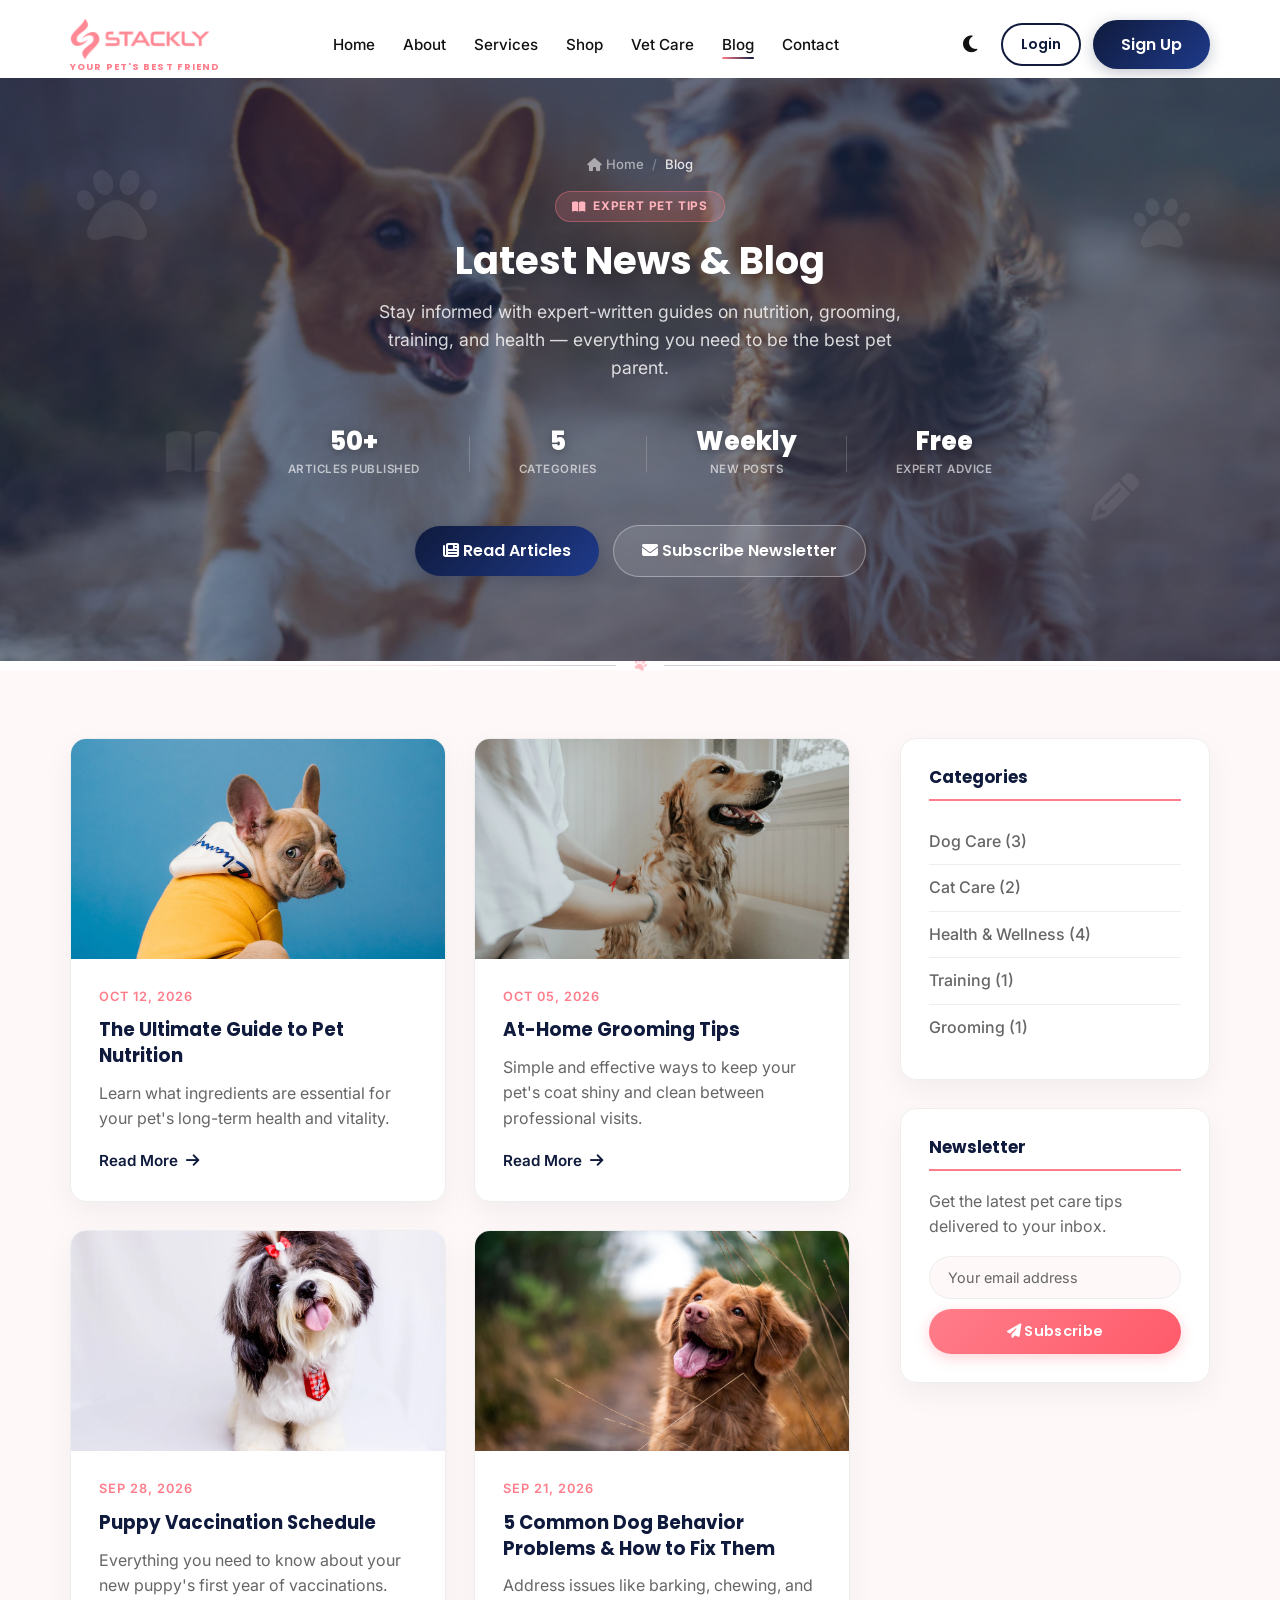
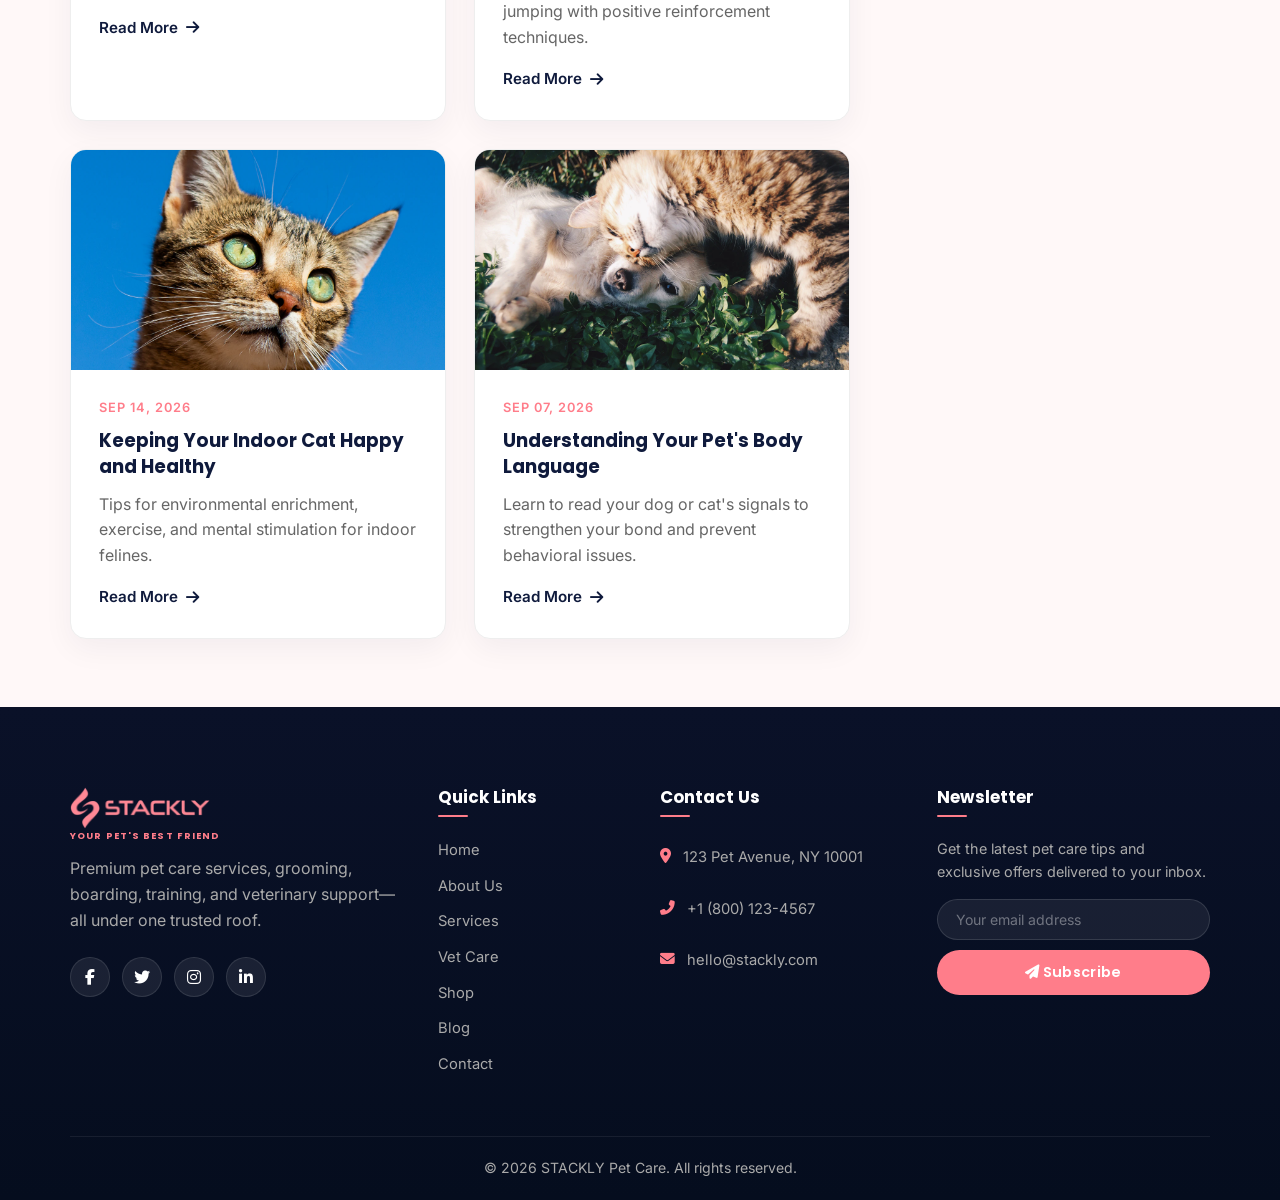
<file: blog.html>
<!DOCTYPE html>
<html lang="en">
<head>
    <meta charset="UTF-8">
    <meta name="viewport" content="width=device-width, initial-scale=1.0">
    <title>Blog | STACKLY Premium Pet Care</title>
    <link rel="preconnect" href="https://fonts.googleapis.com">
    <link rel="preconnect" href="https://fonts.gstatic.com" crossorigin>
    <link href="https://fonts.googleapis.com/css2?family=Inter:wght@300;400;500;600&family=Poppins:wght@500;600;700;800&display=swap" rel="stylesheet">
    <link rel="stylesheet" href="https://cdnjs.cloudflare.com/ajax/libs/font-awesome/6.4.0/css/all.min.css">
    <link rel="stylesheet" href="styles.css">
</head>
<body>
    <div id="preloader" class="preloader"><div class="paw-loader"><i class="fas fa-paw"></i></div></div>

    <nav class="navbar" id="navbar">
        <div class="container nav-container">
            <a href="index.html" class="logo">
                <img src="src/images/stackly-logo.webp" alt="STACKLY" class="logo-img">
                <span class="logo-tagline">Your Pet's Best Friend</span>
            </a>
            <ul class="nav-menu" id="nav-menu">
                <li><a href="index.html" class="nav-link">Home</a></li>
                <li><a href="about.html" class="nav-link">About</a></li>
                <li><a href="services.html" class="nav-link">Services</a></li>
                <li><a href="shop.html" class="nav-link">Shop</a></li>
                <li><a href="vet-care.html" class="nav-link">Vet Care</a></li>
                <li><a href="blog.html" class="nav-link">Blog</a></li>
                <li><a href="contact.html" class="nav-link">Contact</a></li>
                <li class="nav-buttons-mobile">
                    <a href="login.html" class="btn btn-outline">Login</a>
                    <a href="signup.html" class="btn btn-primary">Sign Up</a>
                </li>
            </ul>
            <div class="nav-buttons desktop-only">
                <button id="theme-toggle" class="theme-toggle" aria-label="Toggle Dark Mode"><i class="fas fa-moon"></i></button>
                <a href="login.html" class="btn btn-outline btn-sm">Login</a>
                <a href="signup.html" class="btn btn-primary">Sign Up</a>
            </div>
            <div class="hamburger" id="hamburger"><span class="bar"></span><span class="bar"></span><span class="bar"></span></div>
        </div>
    </nav>

    <header class="page-header">
        <div class="banner-bg" style="background-image:url('src/images/dogs-running.webp');"></div>
        <div class="banner-overlay"></div>
        <i class="fas fa-paw banner-paw" style="top:15%;left:6%;font-size:5rem;animation-delay:0s;"></i>
        <i class="fas fa-book-open banner-paw" style="top:60%;left:13%;font-size:3rem;animation-delay:2s;"></i>
        <i class="fas fa-paw banner-paw" style="top:20%;right:7%;font-size:3.5rem;animation-delay:1.5s;"></i>
        <i class="fas fa-pencil-alt banner-paw" style="bottom:24%;right:11%;font-size:3rem;animation-delay:3.8s;"></i>
        <i class="fas fa-paw banner-paw" style="top:40%;left:48%;font-size:6rem;animation-delay:4.2s;opacity:0.04;"></i>
        <div class="container reveal">
            <div class="breadcrumb">
                <a href="index.html"><i class="fas fa-home"></i> Home</a>
                <span class="bc-sep">/</span>
                <span class="bc-current">Blog</span>
            </div>
            <div class="banner-badge"><i class="fas fa-book-open"></i> Expert Pet Tips</div>
            <h1 class="title">Latest News &amp; Blog</h1>
            <p>Stay informed with expert-written guides on nutrition, grooming, training, and health — everything you need to be the best pet parent.</p>
            <div class="banner-stats">
                <div class="banner-stat">
                    <span class="banner-stat-value">50+</span>
                    <span class="banner-stat-label">Articles Published</span>
                </div>
                <div class="banner-stat-sep"></div>
                <div class="banner-stat">
                    <span class="banner-stat-value">5</span>
                    <span class="banner-stat-label">Categories</span>
                </div>
                <div class="banner-stat-sep"></div>
                <div class="banner-stat">
                    <span class="banner-stat-value">Weekly</span>
                    <span class="banner-stat-label">New Posts</span>
                </div>
                <div class="banner-stat-sep"></div>
                <div class="banner-stat">
                    <span class="banner-stat-value">Free</span>
                    <span class="banner-stat-label">Expert Advice</span>
                </div>
            </div>
            <div class="banner-cta">
                <a href="404.html" class="btn btn-primary"><i class="fas fa-newspaper"></i> Read Articles</a>
                <a href="404.html" class="btn btn-ghost"><i class="fas fa-envelope"></i> Subscribe Newsletter</a>
            </div>
        </div>
    </header>

    <div class="section-divider"><i class="fas fa-paw"></i></div>

    <section id="blog" class="blog bg-light">
        <div class="container">
            <div class="blog-layout">
                <main class="blog-main">
                    <div class="blog-grid">
                        <article class="blog-card reveal">
                            <img src="src/images/dog-running.webp" alt="Pet Nutrition" loading="lazy">
                            <div class="blog-content">
                                <span class="blog-date">Oct 12, 2026</span>
                                <h4>The Ultimate Guide to Pet Nutrition</h4>
                                <p>Learn what ingredients are essential for your pet's long-term health and vitality.</p>
                                <a href="404.html" class="btn-link">Read More <i class="fas fa-arrow-right"></i></a>
                            </div>
                        </article>
                        <article class="blog-card reveal" style="transition-delay: 100ms;">
                            <img src="src/images/dog-field.webp" alt="Grooming Tips" loading="lazy">
                            <div class="blog-content">
                                <span class="blog-date">Oct 05, 2026</span>
                                <h4>At-Home Grooming Tips</h4>
                                <p>Simple and effective ways to keep your pet's coat shiny and clean between professional visits.</p>
                                <a href="404.html" class="btn-link">Read More <i class="fas fa-arrow-right"></i></a>
                            </div>
                        </article>
                        <article class="blog-card reveal" style="transition-delay: 200ms;">
                            <img src="src/images/pet-accessories.webp" alt="Vaccination Guide" loading="lazy">
                            <div class="blog-content">
                                <span class="blog-date">Sep 28, 2026</span>
                                <h4>Puppy Vaccination Schedule</h4>
                                <p>Everything you need to know about your new puppy's first year of vaccinations.</p>
                                <a href="404.html" class="btn-link">Read More <i class="fas fa-arrow-right"></i></a>
                            </div>
                        </article>
                        <article class="blog-card reveal">
                            <img src="src/images/golden-retriever-2.webp" alt="Obedience Training" loading="lazy">
                            <div class="blog-content">
                                <span class="blog-date">Sep 21, 2026</span>
                                <h4>5 Common Dog Behavior Problems & How to Fix Them</h4>
                                <p>Address issues like barking, chewing, and jumping with positive reinforcement techniques.</p>
                                <a href="404.html" class="btn-link">Read More <i class="fas fa-arrow-right"></i></a>
                            </div>
                        </article>
                        <article class="blog-card reveal">
                            <img src="src/images/cat-portrait.webp" alt="Cat Health" loading="lazy">
                            <div class="blog-content">
                                <span class="blog-date">Sep 14, 2026</span>
                                <h4>Keeping Your Indoor Cat Happy and Healthy</h4>
                                <p>Tips for environmental enrichment, exercise, and mental stimulation for indoor felines.</p>
                                <a href="404.html" class="btn-link">Read More <i class="fas fa-arrow-right"></i></a>
                            </div>
                        </article>
                        <article class="blog-card reveal">
                            <img src="src/images/dogs-playing.webp" alt="Pet Body Language" loading="lazy">
                            <div class="blog-content">
                                <span class="blog-date">Sep 07, 2026</span>
                                <h4>Understanding Your Pet's Body Language</h4>
                                <p>Learn to read your dog or cat's signals to strengthen your bond and prevent behavioral issues.</p>
                                <a href="404.html" class="btn-link">Read More <i class="fas fa-arrow-right"></i></a>
                            </div>
                        </article>
                    </div>
                </main>
                <aside class="blog-sidebar reveal">
                    <div class="sidebar-widget">
                        <h4>Categories</h4>
                        <ul class="category-list">
                            <li><a href="404.html">Dog Care (3)</a></li>
                            <li><a href="404.html">Cat Care (2)</a></li>
                            <li><a href="404.html">Health & Wellness (4)</a></li>
                            <li><a href="404.html">Training (1)</a></li>
                            <li><a href="404.html">Grooming (1)</a></li>
                        </ul>
                    </div>
                    <div class="sidebar-widget">
                        <h4>Newsletter</h4>
                        <p>Get the latest pet care tips delivered to your inbox.</p>
                        <form class="newsletter-form">
                            <input type="email" placeholder="Your email address" required>
                            <button type="submit"><i class="fas fa-paper-plane"></i> Subscribe</button>
                        </form>
                    </div>
                </aside>
            </div>
        </div>
    </section>

    <!-- Footer -->
    <footer class="footer">
        <div class="container">
            <div class="footer-grid">
                <div class="footer-brand">
                    <a href="index.html" class="logo text-white">
                        <img src="src/images/stackly-logo.webp" alt="STACKLY" class="logo-img">
                        <span class="logo-tagline">Your Pet's Best Friend</span>
                    </a>
                    <p class="mt-2">Premium pet care services, grooming, boarding, training, and veterinary support—all under one trusted roof.</p>
                    <div class="social-icons mt-3">
                        <a href="404.html"><i class="fab fa-facebook-f"></i></a>
                        <a href="404.html"><i class="fab fa-twitter"></i></a>
                        <a href="404.html"><i class="fab fa-instagram"></i></a>
                        <a href="404.html"><i class="fab fa-linkedin-in"></i></a>
                    </div>
                </div>
                <div class="footer-links">
                    <h4>Quick Links</h4>
                    <ul>
                        <li><a href="index.html">Home</a></li>
                        <li><a href="about.html">About Us</a></li>
                        <li><a href="services.html">Services</a></li>
                        <li><a href="vet-care.html">Vet Care</a></li>
                        <li><a href="shop.html">Shop</a></li>
                        <li><a href="blog.html">Blog</a></li>
                        <li><a href="contact.html">Contact</a></li>
                    </ul>
                </div>
                <div class="footer-contact">
                    <h4>Contact Us</h4>
                    <ul>
                        <li><i class="fas fa-map-marker-alt"></i> 123 Pet Avenue, NY 10001</li>
                        <li><i class="fas fa-phone-alt"></i> +1 (800) 123-4567</li>
                        <li><i class="fas fa-envelope"></i> hello@stackly.com</li>
                    </ul>
                </div>
                <div class="footer-newsletter">
                    <h4>Newsletter</h4>
                    <p>Get the latest pet care tips and exclusive offers delivered to your inbox.</p>
                    <form class="newsletter-form" onsubmit="event.preventDefault(); window.showToast && showToast('Thank you for subscribing!', 'success');">
                        <input type="email" placeholder="Your email address" required>
                        <button type="submit"><i class="fas fa-paper-plane"></i> Subscribe</button>
                    </form>
                </div>
            </div>
            <div class="footer-bottom">
                <p>&copy; 2026 STACKLY Pet Care. All rights reserved.</p>
            </div>
        </div>
    </footer>
    <button id="back-to-top" class="back-to-top" aria-label="Back to top">
        <i class="fas fa-chevron-up"></i>
    </button>
    <script src="script.js"></script>
</body>
</html>
</file>
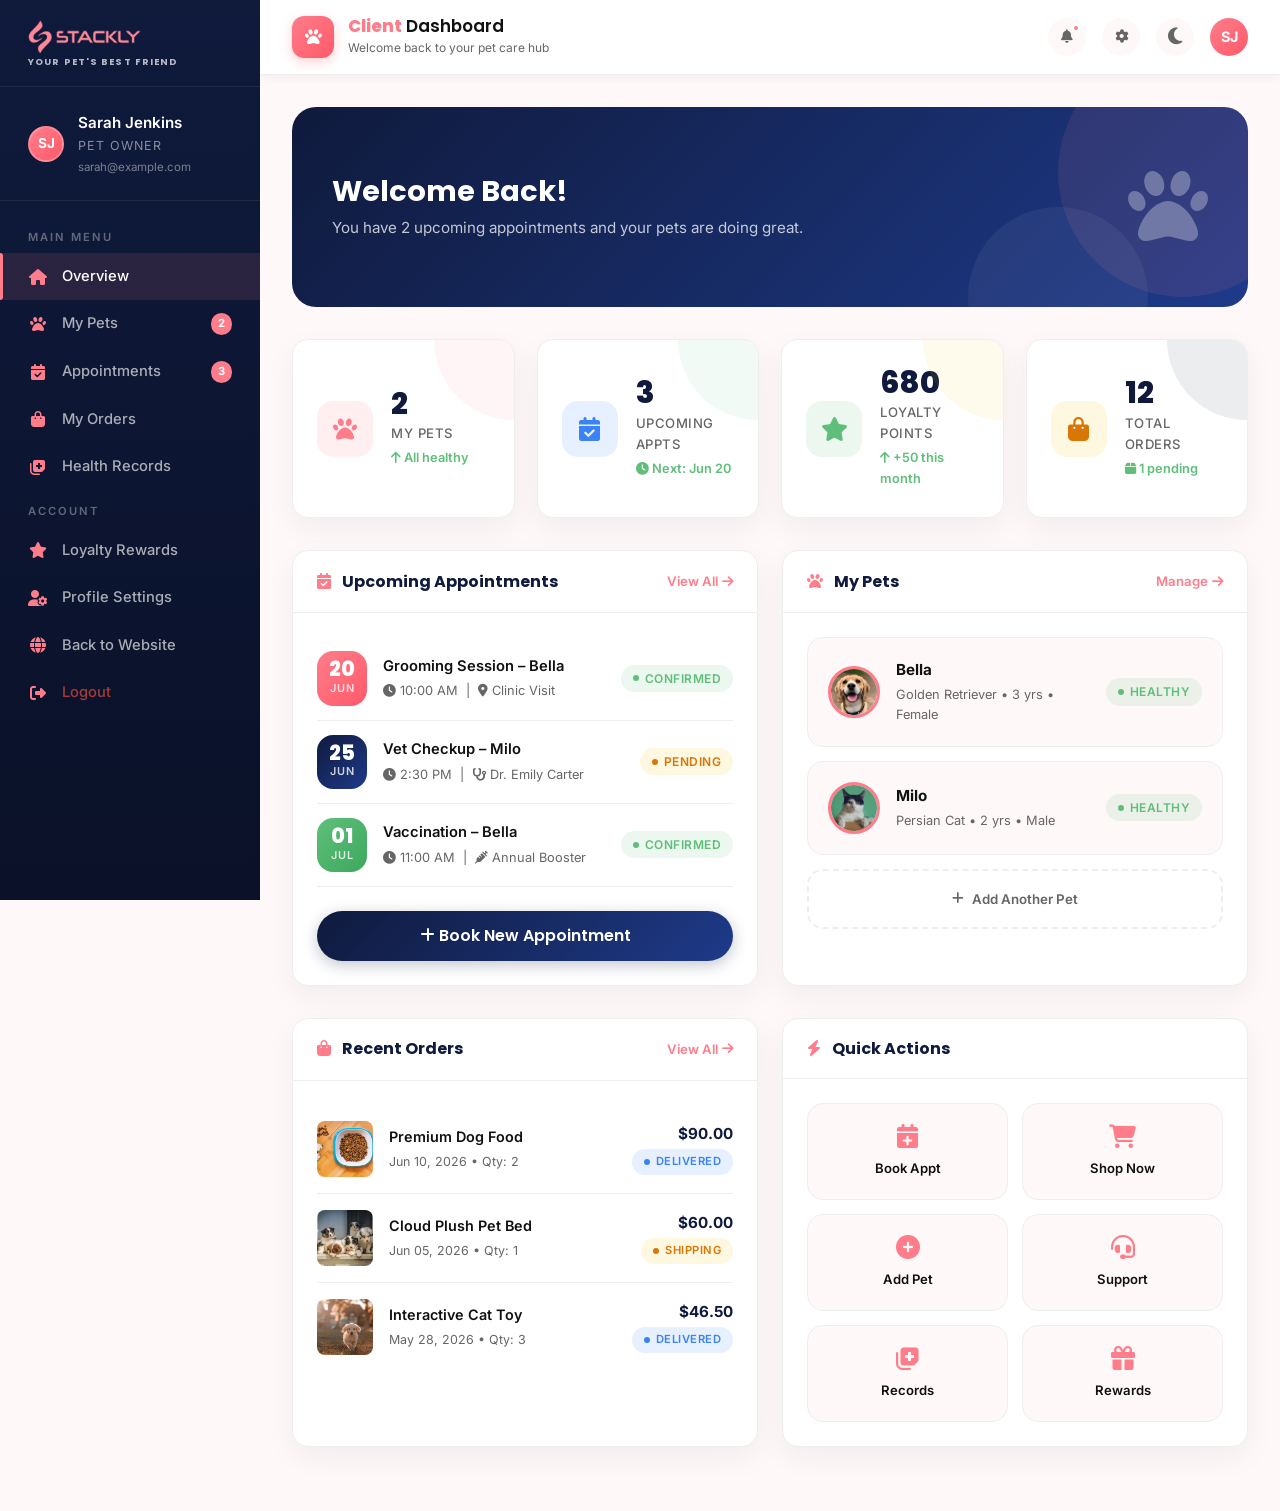
<file: client-dashboard.html>
<!DOCTYPE html>
<html lang="en">
<head>
    <meta charset="UTF-8">
    <meta name="viewport" content="width=device-width, initial-scale=1.0">
    <title>My Dashboard | STACKLY Premium Pet Care</title>
    <meta name="description" content="Manage your pets, appointments, and orders on your STACKLY client dashboard.">
    <link rel="preconnect" href="https://fonts.googleapis.com">
    <link rel="preconnect" href="https://fonts.gstatic.com" crossorigin>
    <link href="https://fonts.googleapis.com/css2?family=Inter:wght@300;400;500;600&family=Poppins:wght@500;600;700;800&display=swap" rel="stylesheet">
    <link rel="stylesheet" href="https://cdnjs.cloudflare.com/ajax/libs/font-awesome/6.4.0/css/all.min.css">
    <link rel="stylesheet" href="styles.css">
    <style>
        /* Dashboard page-specific overrides */
        body { background: var(--light-bg); }
        .tab-panel { display: none; }
        .tab-panel.active { display: block; animation: fadeIn 0.3s ease; }
        .appt-sub-panel { display: none; }
        .appt-sub-panel.active { display: block; animation: fadeIn 0.3s ease; }
        .appt-empty-state { text-align: center; padding: 60px 24px; }
        .appt-empty-state i { font-size: 3rem; color: var(--border-color); margin-bottom: 16px; display: block; }
        .appt-empty-state h4 { margin: 0 0 8px; color: var(--text-main); }
        .appt-empty-state p { margin: 0; color: var(--text-neutral); font-size: 0.9rem; }
        .tab-nav { display: flex; gap: 4px; background: var(--light-bg); padding: 6px; border-radius: var(--radius-md); margin-bottom: 28px; flex-wrap: wrap; }
        .tab-nav-btn {
            flex: 1; min-width: 100px; padding: 10px 16px; border: none; background: transparent;
            font-family: var(--font-body); font-weight: 600; font-size: 0.88rem; color: var(--text-neutral);
            border-radius: calc(var(--radius-md) - 4px); cursor: pointer; transition: all var(--transition-fast);
            display: flex; align-items: center; justify-content: center; gap: 6px; white-space: nowrap;
        }
        .tab-nav-btn:hover { color: var(--primary-color); background: var(--card-bg); }
        .tab-nav-btn.active { background: var(--card-bg); color: var(--accent-color); box-shadow: var(--shadow-soft); }
        .order-item { display: flex; align-items: center; gap: 16px; padding: 16px 0; border-bottom: 1px solid var(--border-color); }
        .order-item:last-child { border-bottom: none; }
        .order-img { width: 56px; height: 56px; border-radius: var(--radius-sm); object-fit: cover; flex-shrink: 0; background: var(--light-bg); display: flex; align-items: center; justify-content: center; overflow: hidden; }
        .order-img img { width: 100%; height: 100%; object-fit: cover; }
        .order-info { flex: 1; }
        .order-name { font-weight: 600; font-size: 0.9rem; margin-bottom: 3px; }
        .order-meta { font-size: 0.78rem; color: var(--text-neutral); }
        .order-price { font-weight: 700; color: var(--primary-color); font-size: 0.95rem; }
        [data-theme="dark"] .order-price { color: var(--text-light); }
        .health-record-item { display: flex; justify-content: space-between; align-items: center; padding: 12px 0; border-bottom: 1px solid var(--border-color); }
        .health-record-item:last-child { border-bottom: none; }
        .health-record-label { font-weight: 600; font-size: 0.88rem; }
        .health-record-value { font-size: 0.85rem; color: var(--text-neutral); }
        .profile-form-grid { display: grid; grid-template-columns: 1fr 1fr; gap: 16px; }
        .profile-form-grid .full-width { grid-column: 1 / -1; }
        .profile-input {
            width: 100%; padding: 12px 16px; border: 1.5px solid var(--border-color);
            border-radius: var(--radius-md); background: var(--light-bg); color: var(--text-main);
            font-family: var(--font-body); font-size: 0.92rem; outline: none; transition: all var(--transition-fast);
        }
        .profile-input:focus { border-color: var(--accent-color); background: var(--card-bg); box-shadow: 0 0 0 3px rgba(255,125,138,0.12); }
        .profile-input.p-error { border-color: #dc2626 !important; background: rgba(220,38,38,0.04); }
        .profile-err-msg { font-size: 0.74rem; color: #dc2626; font-weight: 600; margin-top: 5px; display: none; align-items: center; gap: 4px; }
        .profile-err-msg.show { display: flex; }
        .profile-label { display: block; font-size: 0.8rem; font-weight: 600; color: var(--text-neutral); margin-bottom: 6px; text-transform: uppercase; letter-spacing: 0.5px; }
        .add-pet-btn { border: 2px dashed var(--border-color); background: transparent; border-radius: var(--radius-md); padding: 20px; width: 100%; cursor: pointer; color: var(--text-neutral); font-family: var(--font-body); font-weight: 600; transition: all var(--transition-fast); display: flex; align-items: center; justify-content: center; gap: 8px; margin-top: 10px; }
        .add-pet-btn:hover { border-color: var(--accent-color); color: var(--accent-color); background: rgba(255,125,138,0.05); }
        .loyalty-bar { height: 10px; background: var(--border-color); border-radius: var(--radius-pill); overflow: hidden; margin: 8px 0; }
        .loyalty-fill { height: 100%; background: linear-gradient(90deg, var(--accent-color), var(--primary-color)); border-radius: var(--radius-pill); width: 68%; position: relative; }
        .loyalty-fill::after { content: ''; position: absolute; top: 0; left: -100%; width: 100%; height: 100%; background: linear-gradient(90deg, transparent, rgba(255,255,255,0.4), transparent); animation: shimmer 2s infinite; }
    </style>
</head>
<body>

    <div id="preloader" class="preloader"><div class="paw-loader"><i class="fas fa-paw"></i></div></div>

    <!-- Dashboard Layout -->
    <div class="dashboard-layout">

        <!-- Sidebar -->
        <aside class="dashboard-sidebar" id="dashboard-sidebar">
            <div class="sidebar-logo">
                <div class="sidebar-brand">
                    <img src="src/images/stackly-logo.webp" alt="STACKLY" class="logo-img">
                    <span class="logo-tagline">Your Pet's Best Friend</span>
                </div>
                <button id="sidebar-close" class="sidebar-close-btn" aria-label="Close sidebar">
                    <i class="fas fa-times"></i>
                </button>
            </div>
            <div class="sidebar-user">
                <div class="sidebar-avatar" id="sidebarInitials">SJ</div>
                <div class="sidebar-user-info">
                    <div class="sidebar-user-name" id="sidebarName">Sarah Jenkins</div>
                    <div class="sidebar-user-role">Pet Owner</div>
                    <div style="font-size:0.72rem;color:rgba(255,255,255,0.45);margin-top:2px;word-break:break-all;" id="sidebarEmail">sarah@example.com</div>
                </div>
            </div>
            <nav class="sidebar-nav">
                <div class="sidebar-section-label">Main Menu</div>
                <a href="#" class="sidebar-nav-link active" data-tab-target="overview">
                    <i class="fas fa-home"></i> Overview
                </a>
                <a href="#" class="sidebar-nav-link" data-tab-target="my-pets">
                    <i class="fas fa-paw"></i> My Pets
                    <span class="sidebar-badge">2</span>
                </a>
                <a href="#" class="sidebar-nav-link" data-tab-target="appointments">
                    <i class="fas fa-calendar-check"></i> Appointments
                    <span class="sidebar-badge">3</span>
                </a>
                <a href="#" class="sidebar-nav-link" data-tab-target="orders">
                    <i class="fas fa-shopping-bag"></i> My Orders
                </a>
                <a href="#" class="sidebar-nav-link" data-tab-target="health-records">
                    <i class="fas fa-notes-medical"></i> Health Records
                </a>
                <div class="sidebar-section-label">Account</div>
                <a href="#" class="sidebar-nav-link" data-tab-target="loyalty">
                    <i class="fas fa-star"></i> Loyalty Rewards
                </a>
                <a href="#" class="sidebar-nav-link" data-tab-target="profile">
                    <i class="fas fa-user-cog"></i> Profile Settings
                </a>
                <a href="index.html" class="sidebar-nav-link">
                    <i class="fas fa-globe"></i> Back to Website
                </a>
                <a href="login.html" class="sidebar-nav-link" style="color: rgba(231,76,60,0.7);">
                    <i class="fas fa-sign-out-alt"></i> Logout
                </a>
            </nav>
        </aside>

        <!-- Main Content -->
        <main class="dashboard-main">
            <!-- Topbar -->
            <div class="dashboard-topbar">
                <div style="display:flex;align-items:center;gap:14px;">
                    <button id="sidebar-toggle" class="topbar-icon-btn topbar-sidebar-toggle">
                        <i class="fas fa-bars"></i>
                    </button>
                    <div class="topbar-greeting-block">
                        <div class="topbar-greeting-icon"><i class="fas fa-paw"></i></div>
                        <div>
                            <h5 class="topbar-greeting-text"><strong>Client</strong> Dashboard</h5>
                            <p class="topbar-greeting-sub">Welcome back to your pet care hub</p>
                        </div>
                    </div>
                </div>
                <div class="topbar-right">
                    <button class="topbar-icon-btn" title="Notifications">
                        <i class="fas fa-bell"></i>
                        <div class="topbar-notif-dot"></div>
                    </button>
                    <button class="topbar-icon-btn topbar-btn-settings" title="Settings">
                        <i class="fas fa-cog"></i>
                    </button>
                    <button id="theme-toggle" class="topbar-icon-btn theme-toggle" aria-label="Toggle Dark Mode">
                        <i class="fas fa-moon"></i>
                    </button>
                    <div class="topbar-avatar" id="topbarAvatar" title="User">SJ</div>
                </div>
            </div>

            <div class="dashboard-content">

                <!-- ===================== OVERVIEW ===================== -->
                <div class="tab-panel active" id="overview">

                    <!-- Welcome Banner -->
                    <div class="dashboard-welcome reveal">
                        <div class="welcome-text">
                            <h2 id="welcomeHeading">Welcome Back!</h2>
                            <p id="welcomeSub">You have 2 upcoming appointments and your pets are doing great.</p>
                        </div>
                        <div class="welcome-icon"><i class="fas fa-paw"></i></div>
                    </div>

                    <!-- Stats -->
                    <div class="stats-row reveal">
                        <div class="stat-card">
                            <div class="stat-card-icon pink"><i class="fas fa-paw"></i></div>
                            <div>
                                <div class="stat-card-value">2</div>
                                <div class="stat-card-label">My Pets</div>
                                <div class="stat-card-trend up"><i class="fas fa-arrow-up"></i> All healthy</div>
                            </div>
                        </div>
                        <div class="stat-card">
                            <div class="stat-card-icon blue"><i class="fas fa-calendar-check"></i></div>
                            <div>
                                <div class="stat-card-value">3</div>
                                <div class="stat-card-label">Upcoming Appts</div>
                                <div class="stat-card-trend up"><i class="fas fa-clock"></i> Next: Jun 20</div>
                            </div>
                        </div>
                        <div class="stat-card">
                            <div class="stat-card-icon green"><i class="fas fa-star"></i></div>
                            <div>
                                <div class="stat-card-value">680</div>
                                <div class="stat-card-label">Loyalty Points</div>
                                <div class="stat-card-trend up"><i class="fas fa-arrow-up"></i> +50 this month</div>
                            </div>
                        </div>
                        <div class="stat-card">
                            <div class="stat-card-icon orange"><i class="fas fa-shopping-bag"></i></div>
                            <div>
                                <div class="stat-card-value">12</div>
                                <div class="stat-card-label">Total Orders</div>
                                <div class="stat-card-trend up"><i class="fas fa-box"></i> 1 pending</div>
                            </div>
                        </div>
                    </div>

                    <div class="dashboard-grid-2">
                        <!-- Upcoming Appointments -->
                        <div class="dash-card reveal">
                            <div class="dash-card-header">
                                <h4><i class="fas fa-calendar-check" style="color:var(--accent-color);margin-right:8px;"></i> Upcoming Appointments</h4>
                                <a href="#" class="view-all-link" data-tab-target="appointments">View All <i class="fas fa-arrow-right"></i></a>
                            </div>
                            <div class="dash-card-body">
                                <div class="appt-item">
                                    <div class="appt-date-badge">
                                        <div class="appt-date-day">20</div>
                                        <div class="appt-date-mon">Jun</div>
                                    </div>
                                    <div class="appt-info">
                                        <div class="appt-title">Grooming Session – Bella</div>
                                        <div class="appt-meta"><i class="fas fa-clock"></i> 10:00 AM &nbsp;|&nbsp; <i class="fas fa-map-marker-alt"></i> Clinic Visit</div>
                                    </div>
                                    <span class="status-badge status-confirmed">Confirmed</span>
                                </div>
                                <div class="appt-item">
                                    <div class="appt-date-badge" style="background:linear-gradient(135deg,var(--primary-color),#1e3a8a);">
                                        <div class="appt-date-day">25</div>
                                        <div class="appt-date-mon">Jun</div>
                                    </div>
                                    <div class="appt-info">
                                        <div class="appt-title">Vet Checkup – Milo</div>
                                        <div class="appt-meta"><i class="fas fa-clock"></i> 2:30 PM &nbsp;|&nbsp; <i class="fas fa-stethoscope"></i> Dr. Emily Carter</div>
                                    </div>
                                    <span class="status-badge status-pending">Pending</span>
                                </div>
                                <div class="appt-item">
                                    <div class="appt-date-badge" style="background:linear-gradient(135deg,var(--success-color),#3da85e);">
                                        <div class="appt-date-day">01</div>
                                        <div class="appt-date-mon">Jul</div>
                                    </div>
                                    <div class="appt-info">
                                        <div class="appt-title">Vaccination – Bella</div>
                                        <div class="appt-meta"><i class="fas fa-clock"></i> 11:00 AM &nbsp;|&nbsp; <i class="fas fa-syringe"></i> Annual Booster</div>
                                    </div>
                                    <span class="status-badge status-confirmed">Confirmed</span>
                                </div>
                                <a href="404.html" class="btn btn-primary btn-block mt-3" style="text-align:center;">
                                    <i class="fas fa-plus"></i> Book New Appointment
                                </a>
                            </div>
                        </div>

                        <!-- My Pets Summary -->
                        <div class="dash-card reveal">
                            <div class="dash-card-header">
                                <h4><i class="fas fa-paw" style="color:var(--accent-color);margin-right:8px;"></i> My Pets</h4>
                                <a href="#" class="view-all-link" data-tab-target="my-pets">Manage <i class="fas fa-arrow-right"></i></a>
                            </div>
                            <div class="dash-card-body">
                                <div class="pet-card">
                                    <img src="src/images/bella.webp" alt="Bella" class="pet-avatar" loading="lazy">
                                    <div class="pet-info">
                                        <div class="pet-name">Bella</div>
                                        <div class="pet-breed">Golden Retriever &bull; 3 yrs &bull; Female</div>
                                    </div>
                                    <span class="status-badge status-active">Healthy</span>
                                </div>
                                <div class="pet-card">
                                    <img src="src/images/milo-cat.webp" alt="Milo" class="pet-avatar" loading="lazy">
                                    <div class="pet-info">
                                        <div class="pet-name">Milo</div>
                                        <div class="pet-breed">Persian Cat &bull; 2 yrs &bull; Male</div>
                                    </div>
                                    <span class="status-badge status-active">Healthy</span>
                                </div>
                                <button class="add-pet-btn">
                                    <i class="fas fa-plus"></i> Add Another Pet
                                </button>
                            </div>
                        </div>
                    </div>

                    <div class="dashboard-grid-2">
                        <!-- Recent Orders -->
                        <div class="dash-card reveal">
                            <div class="dash-card-header">
                                <h4><i class="fas fa-shopping-bag" style="color:var(--accent-color);margin-right:8px;"></i> Recent Orders</h4>
                                <a href="#" class="view-all-link" data-tab-target="orders">View All <i class="fas fa-arrow-right"></i></a>
                            </div>
                            <div class="dash-card-body">
                                <div class="order-item">
                                    <div class="order-img">
                                        <img src="src/images/dog-food.webp" alt="Dog Food" loading="lazy">
                                    </div>
                                    <div class="order-info">
                                        <div class="order-name">Premium Dog Food</div>
                                        <div class="order-meta">Jun 10, 2026 &bull; Qty: 2</div>
                                    </div>
                                    <div style="text-align:right;">
                                        <div class="order-price">$90.00</div>
                                        <span class="status-badge status-completed" style="font-size:0.7rem;">Delivered</span>
                                    </div>
                                </div>
                                <div class="order-item">
                                    <div class="order-img">
                                        <img src="src/images/pet-bed.webp" alt="Pet Bed" loading="lazy">
                                    </div>
                                    <div class="order-info">
                                        <div class="order-name">Cloud Plush Pet Bed</div>
                                        <div class="order-meta">Jun 05, 2026 &bull; Qty: 1</div>
                                    </div>
                                    <div style="text-align:right;">
                                        <div class="order-price">$60.00</div>
                                        <span class="status-badge status-pending" style="font-size:0.7rem;">Shipping</span>
                                    </div>
                                </div>
                                <div class="order-item">
                                    <div class="order-img">
                                        <img src="src/images/cat-toy.webp" alt="Cat Toy" loading="lazy">
                                    </div>
                                    <div class="order-info">
                                        <div class="order-name">Interactive Cat Toy</div>
                                        <div class="order-meta">May 28, 2026 &bull; Qty: 3</div>
                                    </div>
                                    <div style="text-align:right;">
                                        <div class="order-price">$46.50</div>
                                        <span class="status-badge status-completed" style="font-size:0.7rem;">Delivered</span>
                                    </div>
                                </div>
                            </div>
                        </div>

                        <!-- Quick Actions -->
                        <div class="dash-card reveal">
                            <div class="dash-card-header">
                                <h4><i class="fas fa-bolt" style="color:var(--accent-color);margin-right:8px;"></i> Quick Actions</h4>
                            </div>
                            <div class="dash-card-body">
                                <div class="quick-actions-grid">
                                    <a href="404.html" class="quick-action-btn">
                                        <i class="fas fa-calendar-plus"></i>
                                        <span>Book Appt</span>
                                    </a>
                                    <a href="404.html" class="quick-action-btn">
                                        <i class="fas fa-shopping-cart"></i>
                                        <span>Shop Now</span>
                                    </a>
                                    <a href="#" class="quick-action-btn" data-tab-target="my-pets">
                                        <i class="fas fa-plus-circle"></i>
                                        <span>Add Pet</span>
                                    </a>
                                    <a href="404.html" class="quick-action-btn">
                                        <i class="fas fa-headset"></i>
                                        <span>Support</span>
                                    </a>
                                    <a href="#" class="quick-action-btn" data-tab-target="health-records">
                                        <i class="fas fa-notes-medical"></i>
                                        <span>Records</span>
                                    </a>
                                    <a href="#" class="quick-action-btn" data-tab-target="loyalty">
                                        <i class="fas fa-gift"></i>
                                        <span>Rewards</span>
                                    </a>
                                </div>
                            </div>
                        </div>
                    </div>

                </div>
                <!-- ================== END OVERVIEW ================== -->

                <!-- ===================== MY PETS ===================== -->
                <div class="tab-panel" id="my-pets">
                    <h3 class="title" style="margin-bottom:8px;">My Pets</h3>
                    <p style="margin-bottom:28px;">Manage your pet profiles and health information.</p>

                    <div class="dashboard-grid-2">
                        <!-- Pet Card: Bella -->
                        <div class="dash-card reveal">
                            <div style="position:relative;overflow:hidden;border-radius:var(--radius-md) var(--radius-md) 0 0;">
                                <img src="src/images/bella.webp" alt="Bella" loading="lazy" style="width:100%;height:220px;object-fit:cover;display:block;transition:transform 0.5s ease;">
                                <div style="position:absolute;top:14px;right:14px;">
                                    <span class="status-badge status-active">Healthy</span>
                                </div>
                            </div>
                            <div class="dash-card-body">
                                <div style="display:flex;justify-content:space-between;align-items:start;margin-bottom:16px;">
                                    <div>
                                        <h4 style="margin:0 0 4px;">Bella</h4>
                                        <p style="margin:0;font-size:0.88rem;">Golden Retriever &bull; Female &bull; 3 years</p>
                                    </div>
                                    <div class="pet-actions">
                                        <button class="pet-action-btn" title="Edit"><i class="fas fa-edit"></i></button>
                                        <button class="pet-action-btn" title="View History"><i class="fas fa-history"></i></button>
                                    </div>
                                </div>
                                <div style="display:grid;grid-template-columns:1fr 1fr;gap:12px;margin-bottom:16px;">
                                    <div style="background:var(--light-bg);padding:12px;border-radius:var(--radius-sm);text-align:center;">
                                        <div style="font-size:1.2rem;color:var(--accent-color);margin-bottom:4px;"><i class="fas fa-weight"></i></div>
                                        <div style="font-weight:700;font-size:0.95rem;">28 kg</div>
                                        <div style="font-size:0.75rem;color:var(--text-neutral);">Weight</div>
                                    </div>
                                    <div style="background:var(--light-bg);padding:12px;border-radius:var(--radius-sm);text-align:center;">
                                        <div style="font-size:1.2rem;color:var(--success-color);margin-bottom:4px;"><i class="fas fa-syringe"></i></div>
                                        <div style="font-weight:700;font-size:0.95rem;">Up to Date</div>
                                        <div style="font-size:0.75rem;color:var(--text-neutral);">Vaccines</div>
                                    </div>
                                </div>
                                <div style="background:var(--light-bg);padding:14px;border-radius:var(--radius-sm);margin-bottom:16px;">
                                    <div style="font-size:0.78rem;font-weight:600;color:var(--text-neutral);text-transform:uppercase;letter-spacing:0.5px;margin-bottom:8px;">Next Appointment</div>
                                    <div style="font-weight:600;font-size:0.9rem;color:var(--text-main);display:flex;align-items:center;gap:8px;">
                                        <i class="fas fa-calendar-check" style="color:var(--accent-color);"></i>
                                        Jun 20 – Grooming Session
                                    </div>
                                </div>
                                <a href="404.html" class="btn btn-outline btn-block">
                                    <i class="fas fa-calendar-plus"></i> Book for Bella
                                </a>
                            </div>
                        </div>

                        <!-- Pet Card: Milo -->
                        <div class="dash-card reveal">
                            <div style="position:relative;overflow:hidden;border-radius:var(--radius-md) var(--radius-md) 0 0;">
                                <img src="src/images/milo-cat.webp" alt="Milo" loading="lazy" style="width:100%;height:220px;object-fit:cover;display:block;transition:transform 0.5s ease;">
                                <div style="position:absolute;top:14px;right:14px;">
                                    <span class="status-badge status-active">Healthy</span>
                                </div>
                            </div>
                            <div class="dash-card-body">
                                <div style="display:flex;justify-content:space-between;align-items:start;margin-bottom:16px;">
                                    <div>
                                        <h4 style="margin:0 0 4px;">Milo</h4>
                                        <p style="margin:0;font-size:0.88rem;">Persian Cat &bull; Male &bull; 2 years</p>
                                    </div>
                                    <div class="pet-actions">
                                        <button class="pet-action-btn" title="Edit"><i class="fas fa-edit"></i></button>
                                        <button class="pet-action-btn" title="View History"><i class="fas fa-history"></i></button>
                                    </div>
                                </div>
                                <div style="display:grid;grid-template-columns:1fr 1fr;gap:12px;margin-bottom:16px;">
                                    <div style="background:var(--light-bg);padding:12px;border-radius:var(--radius-sm);text-align:center;">
                                        <div style="font-size:1.2rem;color:var(--accent-color);margin-bottom:4px;"><i class="fas fa-weight"></i></div>
                                        <div style="font-weight:700;font-size:0.95rem;">4.5 kg</div>
                                        <div style="font-size:0.75rem;color:var(--text-neutral);">Weight</div>
                                    </div>
                                    <div style="background:var(--light-bg);padding:12px;border-radius:var(--radius-sm);text-align:center;">
                                        <div style="font-size:1.2rem;color:var(--warning-color);margin-bottom:4px;"><i class="fas fa-syringe"></i></div>
                                        <div style="font-weight:700;font-size:0.95rem;">Due Jul 1</div>
                                        <div style="font-size:0.75rem;color:var(--text-neutral);">Vaccines</div>
                                    </div>
                                </div>
                                <div style="background:var(--light-bg);padding:14px;border-radius:var(--radius-sm);margin-bottom:16px;">
                                    <div style="font-size:0.78rem;font-weight:600;color:var(--text-neutral);text-transform:uppercase;letter-spacing:0.5px;margin-bottom:8px;">Next Appointment</div>
                                    <div style="font-weight:600;font-size:0.9rem;color:var(--text-main);display:flex;align-items:center;gap:8px;">
                                        <i class="fas fa-stethoscope" style="color:var(--accent-color);"></i>
                                        Jun 25 – Vet Checkup
                                    </div>
                                </div>
                                <a href="404.html" class="btn btn-outline btn-block">
                                    <i class="fas fa-calendar-plus"></i> Book for Milo
                                </a>
                            </div>
                        </div>
                    </div>

                    <!-- Add Pet -->
                    <div class="dash-card reveal" style="margin-top:24px;">
                        <div class="dash-card-body" style="text-align:center;padding:48px;">
                            <div style="font-size:3rem;color:var(--border-color);margin-bottom:16px;"><i class="fas fa-plus-circle"></i></div>
                            <h4>Add a New Pet</h4>
                            <p>Register another furry family member to manage their care all in one place.</p>
                            <button class="btn btn-primary" onclick="showToast('Pet registration form coming soon!', 'info')">
                                <i class="fas fa-plus"></i> Add New Pet
                            </button>
                        </div>
                    </div>
                </div>
                <!-- ================== END MY PETS ================== -->

                <!-- ================== APPOINTMENTS ================== -->
                <div class="tab-panel" id="appointments">
                    <div style="display:flex;justify-content:space-between;align-items:center;margin-bottom:28px;flex-wrap:wrap;gap:16px;">
                        <div>
                            <h3 class="title" style="margin:0;">Appointments</h3>
                            <p style="margin:4px 0 0;">Track and manage all your pet care appointments.</p>
                        </div>
                        <a href="404.html" class="btn btn-primary">
                            <i class="fas fa-plus"></i> Book New
                        </a>
                    </div>

                    <div class="tab-nav reveal">
                        <button class="tab-nav-btn active" data-tab-target="appt-upcoming"><i class="fas fa-clock"></i> Upcoming (3)</button>
                        <button class="tab-nav-btn" data-tab-target="appt-past"><i class="fas fa-history"></i> Past</button>
                    </div>

                    <div class="appt-sub-panel" id="appt-upcoming">
                        <div class="dash-card">
                            <div class="dash-card-body" style="padding:0;">
                                <table class="data-table">
                                    <thead>
                                        <tr>
                                            <th>Date &amp; Time</th>
                                            <th>Service</th>
                                            <th>Pet</th>
                                            <th>Provider</th>
                                            <th>Status</th>
                                            <th>Action</th>
                                        </tr>
                                    </thead>
                                    <tbody>
                                        <tr>
                                            <td><strong>Jun 20, 2026</strong><br><small class="order-meta">10:00 AM</small></td>
                                            <td><i class="fas fa-cut" style="color:var(--accent-color);margin-right:6px;"></i> Pet Grooming</td>
                                            <td>Bella</td>
                                            <td>Sarah Williams</td>
                                            <td><span class="status-badge status-confirmed">Confirmed</span></td>
                                            <td><button class="pet-action-btn" title="Cancel" onclick="showToast('Appointment cancelled.', 'error')"><i class="fas fa-times"></i></button></td>
                                        </tr>
                                        <tr>
                                            <td><strong>Jun 25, 2026</strong><br><small class="order-meta">2:30 PM</small></td>
                                            <td><i class="fas fa-stethoscope" style="color:var(--accent-color);margin-right:6px;"></i> Vet Checkup</td>
                                            <td>Milo</td>
                                            <td>Dr. Emily Carter</td>
                                            <td><span class="status-badge status-pending">Pending</span></td>
                                            <td><button class="pet-action-btn" title="Cancel" onclick="showToast('Appointment cancelled.', 'error')"><i class="fas fa-times"></i></button></td>
                                        </tr>
                                        <tr>
                                            <td><strong>Jul 1, 2026</strong><br><small class="order-meta">11:00 AM</small></td>
                                            <td><i class="fas fa-syringe" style="color:var(--accent-color);margin-right:6px;"></i> Vaccination</td>
                                            <td>Bella</td>
                                            <td>Dr. Michael Lee</td>
                                            <td><span class="status-badge status-confirmed">Confirmed</span></td>
                                            <td><button class="pet-action-btn" title="Cancel" onclick="showToast('Appointment cancelled.', 'error')"><i class="fas fa-times"></i></button></td>
                                        </tr>
                                    </tbody>
                                </table>
                            </div>
                        </div>
                    </div>

                    <div class="appt-sub-panel" id="appt-past">
                        <div class="appt-empty-state" id="appt-no-past" style="display:none;">
                            <i class="fas fa-calendar-times"></i>
                            <h4>No Past Bookings</h4>
                            <p>You don't have any completed or past appointments yet.</p>
                        </div>
                        <div class="dash-card" id="appt-past-table">
                            <div class="dash-card-body" style="padding:0;">
                                <table class="data-table">
                                    <thead>
                                        <tr>
                                            <th>Date &amp; Time</th>
                                            <th>Service</th>
                                            <th>Pet</th>
                                            <th>Provider</th>
                                            <th>Status</th>
                                            <th>Review</th>
                                        </tr>
                                    </thead>
                                    <tbody>
                                        <tr>
                                            <td><strong>May 15, 2026</strong><br><small class="order-meta">9:00 AM</small></td>
                                            <td><i class="fas fa-cut" style="color:var(--accent-color);margin-right:6px;"></i> Premium Grooming</td>
                                            <td>Bella</td>
                                            <td>Sarah Williams</td>
                                            <td><span class="status-badge status-completed">Completed</span></td>
                                            <td><i class="fas fa-star" style="color:var(--warning-color);"></i><i class="fas fa-star" style="color:var(--warning-color);"></i><i class="fas fa-star" style="color:var(--warning-color);"></i><i class="fas fa-star" style="color:var(--warning-color);"></i><i class="fas fa-star" style="color:var(--warning-color);"></i></td>
                                        </tr>
                                        <tr>
                                            <td><strong>Apr 10, 2026</strong><br><small class="order-meta">3:00 PM</small></td>
                                            <td><i class="fas fa-stethoscope" style="color:var(--accent-color);margin-right:6px;"></i> Annual Wellness</td>
                                            <td>Milo</td>
                                            <td>Dr. Emily Carter</td>
                                            <td><span class="status-badge status-completed">Completed</span></td>
                                            <td><i class="fas fa-star" style="color:var(--warning-color);"></i><i class="fas fa-star" style="color:var(--warning-color);"></i><i class="fas fa-star" style="color:var(--warning-color);"></i><i class="fas fa-star" style="color:var(--warning-color);"></i><i class="far fa-star" style="color:var(--warning-color);"></i></td>
                                        </tr>
                                    </tbody>
                                </table>
                            </div>
                        </div>
                    </div>
                </div>
                <!-- ================ END APPOINTMENTS ================ -->

                <!-- ==================== ORDERS ====================== -->
                <div class="tab-panel" id="orders">
                    <h3 class="title" style="margin-bottom:8px;">My Orders</h3>
                    <p style="margin-bottom:28px;">Track your purchases from the STACKLY boutique.</p>
                    <div class="dash-card reveal">
                        <div class="dash-card-body" style="padding:0;">
                            <table class="data-table">
                                <thead>
                                    <tr>
                                        <th>Order #</th>
                                        <th>Product</th>
                                        <th>Date</th>
                                        <th>Total</th>
                                        <th>Status</th>
                                    </tr>
                                </thead>
                                <tbody>
                                    <tr>
                                        <td style="font-weight:700;">#ORD-0041</td>
                                        <td><div style="display:flex;align-items:center;gap:10px;"><img src="src/images/dog-food.webp" style="width:36px;height:36px;border-radius:var(--radius-sm);object-fit:cover;" alt=""> Premium Dog Food × 2</div></td>
                                        <td>Jun 10, 2026</td>
                                        <td style="font-weight:700;">$90.00</td>
                                        <td><span class="status-badge status-completed">Delivered</span></td>
                                    </tr>
                                    <tr>
                                        <td style="font-weight:700;">#ORD-0040</td>
                                        <td><div style="display:flex;align-items:center;gap:10px;"><img src="src/images/pet-bed.webp" style="width:36px;height:36px;border-radius:var(--radius-sm);object-fit:cover;" alt=""> Cloud Plush Pet Bed × 1</div></td>
                                        <td>Jun 05, 2026</td>
                                        <td style="font-weight:700;">$60.00</td>
                                        <td><span class="status-badge status-pending">Shipping</span></td>
                                    </tr>
                                    <tr>
                                        <td style="font-weight:700;">#ORD-0039</td>
                                        <td><div style="display:flex;align-items:center;gap:10px;"><img src="src/images/cat-toy.webp" style="width:36px;height:36px;border-radius:var(--radius-sm);object-fit:cover;" alt=""> Interactive Cat Toy × 3</div></td>
                                        <td>May 28, 2026</td>
                                        <td style="font-weight:700;">$46.50</td>
                                        <td><span class="status-badge status-completed">Delivered</span></td>
                                    </tr>
                                    <tr>
                                        <td style="font-weight:700;">#ORD-0035</td>
                                        <td><div style="display:flex;align-items:center;gap:10px;"><img src="src/images/leather-collar.webp" style="width:36px;height:36px;border-radius:var(--radius-sm);object-fit:cover;" alt=""> Luxury Leather Collar × 1</div></td>
                                        <td>Apr 20, 2026</td>
                                        <td style="font-weight:700;">$25.00</td>
                                        <td><span class="status-badge status-completed">Delivered</span></td>
                                    </tr>
                                </tbody>
                            </table>
                        </div>
                    </div>
                </div>
                <!-- ================== END ORDERS ================== -->

                <!-- ================= HEALTH RECORDS ================= -->
                <div class="tab-panel" id="health-records">
                    <h3 class="title" style="margin-bottom:8px;">Health Records</h3>
                    <p style="margin-bottom:28px;">Review medical history and health data for your pets.</p>
                    <div class="dashboard-grid-2">
                        <div class="dash-card reveal">
                            <div class="dash-card-header">
                                <h4><img src="src/images/bella.webp" style="width:28px;height:28px;border-radius:50%;object-fit:cover;margin-right:8px;" alt="Bella"> Bella's Records</h4>
                                <span class="status-badge status-active">Up to Date</span>
                            </div>
                            <div class="dash-card-body">
                                <div class="health-record-item">
                                    <span class="health-record-label"><i class="fas fa-syringe" style="color:var(--accent-color);margin-right:8px;"></i> Rabies Vaccine</span>
                                    <span class="health-record-value">Mar 2026 &bull; <span style="color:var(--success-color);font-weight:600;">Valid</span></span>
                                </div>
                                <div class="health-record-item">
                                    <span class="health-record-label"><i class="fas fa-syringe" style="color:var(--accent-color);margin-right:8px;"></i> Distemper</span>
                                    <span class="health-record-value">Jan 2026 &bull; <span style="color:var(--success-color);font-weight:600;">Valid</span></span>
                                </div>
                                <div class="health-record-item">
                                    <span class="health-record-label"><i class="fas fa-syringe" style="color:var(--accent-color);margin-right:8px;"></i> Bordetella</span>
                                    <span class="health-record-value">Jul 1 2026 &bull; <span style="color:var(--warning-color);font-weight:600;">Due Soon</span></span>
                                </div>
                                <div class="health-record-item">
                                    <span class="health-record-label"><i class="fas fa-bug" style="color:var(--accent-color);margin-right:8px;"></i> Flea Treatment</span>
                                    <span class="health-record-value">Jun 2026 &bull; <span style="color:var(--success-color);font-weight:600;">Active</span></span>
                                </div>
                                <div class="health-record-item">
                                    <span class="health-record-label"><i class="fas fa-stethoscope" style="color:var(--accent-color);margin-right:8px;"></i> Last Checkup</span>
                                    <span class="health-record-value">May 15, 2026 &bull; <span style="color:var(--success-color);font-weight:600;">All Clear</span></span>
                                </div>
                            </div>
                        </div>
                        <div class="dash-card reveal">
                            <div class="dash-card-header">
                                <h4><img src="src/images/milo-cat.webp" style="width:28px;height:28px;border-radius:50%;object-fit:cover;margin-right:8px;" alt="Milo"> Milo's Records</h4>
                                <span class="status-badge status-pending">Action Needed</span>
                            </div>
                            <div class="dash-card-body">
                                <div class="health-record-item">
                                    <span class="health-record-label"><i class="fas fa-syringe" style="color:var(--accent-color);margin-right:8px;"></i> FVRCP Vaccine</span>
                                    <span class="health-record-value">Jul 1 2026 &bull; <span style="color:var(--warning-color);font-weight:600;">Due Soon</span></span>
                                </div>
                                <div class="health-record-item">
                                    <span class="health-record-label"><i class="fas fa-syringe" style="color:var(--accent-color);margin-right:8px;"></i> Rabies Vaccine</span>
                                    <span class="health-record-value">Oct 2025 &bull; <span style="color:var(--success-color);font-weight:600;">Valid</span></span>
                                </div>
                                <div class="health-record-item">
                                    <span class="health-record-label"><i class="fas fa-bug" style="color:var(--accent-color);margin-right:8px;"></i> Flea Treatment</span>
                                    <span class="health-record-value">Jun 2026 &bull; <span style="color:var(--success-color);font-weight:600;">Active</span></span>
                                </div>
                                <div class="health-record-item">
                                    <span class="health-record-label"><i class="fas fa-tooth" style="color:var(--accent-color);margin-right:8px;"></i> Dental Cleaning</span>
                                    <span class="health-record-value">Feb 2026 &bull; <span style="color:var(--success-color);font-weight:600;">Done</span></span>
                                </div>
                                <div class="health-record-item">
                                    <span class="health-record-label"><i class="fas fa-stethoscope" style="color:var(--accent-color);margin-right:8px;"></i> Last Checkup</span>
                                    <span class="health-record-value">Apr 10, 2026 &bull; <span style="color:var(--success-color);font-weight:600;">All Clear</span></span>
                                </div>
                            </div>
                        </div>
                    </div>
                </div>
                <!-- =============== END HEALTH RECORDS =============== -->

                <!-- =================== LOYALTY ==================== -->
                <div class="tab-panel" id="loyalty">
                    <h3 class="title" style="margin-bottom:8px;">Loyalty Rewards</h3>
                    <p style="margin-bottom:28px;">Earn points with every service and redeem for exclusive discounts.</p>
                    <div class="dashboard-grid-2">
                        <div class="dash-card reveal">
                            <div class="dash-card-body" style="text-align:center;padding:40px 32px;">
                                <div style="font-size:3.5rem;color:var(--warning-color);margin-bottom:12px;"><i class="fas fa-star"></i></div>
                                <div style="font-size:3rem;font-weight:800;color:var(--primary-color);font-family:var(--font-heading);line-height:1;" class="[data-theme='dark'] { color: var(--text-light); }">680</div>
                                <div style="color:var(--text-neutral);margin:8px 0 20px;font-weight:600;">Total Points</div>
                                <div class="loyalty-bar"><div class="loyalty-fill"></div></div>
                                <div style="display:flex;justify-content:space-between;font-size:0.78rem;color:var(--text-neutral);margin-top:6px;">
                                    <span>0 pts</span>
                                    <span style="color:var(--accent-color);font-weight:600;">68% to Gold Tier</span>
                                    <span>1000 pts</span>
                                </div>
                                <div style="margin-top:24px;padding:16px;background:rgba(255,125,138,0.08);border-radius:var(--radius-md);border:1px solid rgba(255,125,138,0.2);">
                                    <div style="font-weight:700;color:var(--accent-color);font-size:1.1rem;">Silver Member</div>
                                    <div style="font-size:0.85rem;color:var(--text-neutral);margin-top:4px;">320 points to reach Gold &amp; unlock 15% discounts</div>
                                </div>
                            </div>
                        </div>
                        <div class="dash-card reveal">
                            <div class="dash-card-header"><h4><i class="fas fa-gift" style="color:var(--accent-color);margin-right:8px;"></i> Available Rewards</h4></div>
                            <div class="dash-card-body">
                                <div class="appt-item">
                                    <div class="appt-date-badge" style="background:linear-gradient(135deg,var(--warning-color),#d97706);">
                                        <div class="appt-date-day" style="font-size:0.9rem;">100</div>
                                        <div class="appt-date-mon">pts</div>
                                    </div>
                                    <div class="appt-info">
                                        <div class="appt-title">10% off Grooming</div>
                                        <div class="appt-meta">Valid for any grooming service</div>
                                    </div>
                                    <button class="btn btn-sm btn-outline" onclick="showToast('Reward redeemed! 10% off your next grooming.', 'success')">Redeem</button>
                                </div>
                                <div class="appt-item">
                                    <div class="appt-date-badge" style="background:linear-gradient(135deg,#3b82f6,#1d4ed8);">
                                        <div class="appt-date-day" style="font-size:0.9rem;">200</div>
                                        <div class="appt-date-mon">pts</div>
                                    </div>
                                    <div class="appt-info">
                                        <div class="appt-title">Free Nail Trim</div>
                                        <div class="appt-meta">Complimentary with next visit</div>
                                    </div>
                                    <button class="btn btn-sm btn-outline" onclick="showToast('Reward redeemed! Free nail trim added.', 'success')">Redeem</button>
                                </div>
                                <div class="appt-item">
                                    <div class="appt-date-badge" style="background:linear-gradient(135deg,var(--success-color),#3da85e);">
                                        <div class="appt-date-day" style="font-size:0.9rem;">500</div>
                                        <div class="appt-date-mon">pts</div>
                                    </div>
                                    <div class="appt-info">
                                        <div class="appt-title">Free Vet Consultation</div>
                                        <div class="appt-meta">One complimentary checkup</div>
                                    </div>
                                    <button class="btn btn-sm btn-primary" onclick="showToast('Reward redeemed! Free vet consult scheduled.', 'success')">Redeem</button>
                                </div>
                            </div>
                        </div>
                    </div>
                </div>
                <!-- ================= END LOYALTY ================= -->

                <!-- =================== PROFILE ==================== -->
                <div class="tab-panel" id="profile">
                    <h3 class="title" style="margin-bottom:8px;">Profile Settings</h3>
                    <p style="margin-bottom:28px;">Update your personal information and account preferences.</p>
                    <div class="dashboard-grid-2">
                        <!-- Personal Information -->
                        <div class="dash-card reveal">
                            <div class="dash-card-header"><h4><i class="fas fa-user" style="color:var(--accent-color);margin-right:8px;"></i> Personal Information</h4></div>
                            <div class="dash-card-body">
                                <div class="profile-form-grid">
                                    <div>
                                        <label class="profile-label">First Name</label>
                                        <input class="profile-input" type="text" id="prof-fname" value="Sarah">
                                        <span class="profile-err-msg" id="prof-fname-err"><i class="fas fa-exclamation-circle"></i> <span></span></span>
                                    </div>
                                    <div>
                                        <label class="profile-label">Last Name</label>
                                        <input class="profile-input" type="text" id="prof-lname" value="Jenkins">
                                        <span class="profile-err-msg" id="prof-lname-err"><i class="fas fa-exclamation-circle"></i> <span></span></span>
                                    </div>
                                    <div class="full-width">
                                        <label class="profile-label">Email Address</label>
                                        <input class="profile-input" type="email" id="profileEmail" value="sarah.jenkins@email.com">
                                        <span class="profile-err-msg" id="prof-email-err"><i class="fas fa-exclamation-circle"></i> <span></span></span>
                                    </div>
                                    <div>
                                        <label class="profile-label">Phone Number</label>
                                        <input class="profile-input" type="tel" id="prof-phone" value="+1 (555) 012-3456">
                                        <span class="profile-err-msg" id="prof-phone-err"><i class="fas fa-exclamation-circle"></i> <span></span></span>
                                    </div>
                                    <div>
                                        <label class="profile-label">City</label>
                                        <input class="profile-input" type="text" id="prof-city" value="New York">
                                        <span class="profile-err-msg" id="prof-city-err"><i class="fas fa-exclamation-circle"></i> <span></span></span>
                                    </div>
                                    <div class="full-width">
                                        <label class="profile-label">Address</label>
                                        <input class="profile-input" type="text" id="prof-addr" value="45 Park Ave, NY 10016">
                                        <span class="profile-err-msg" id="prof-addr-err"><i class="fas fa-exclamation-circle"></i> <span></span></span>
                                    </div>
                                </div>
                                <button class="btn btn-primary mt-3" id="prof-save-btn">
                                    <i class="fas fa-save"></i> Save Changes
                                </button>
                            </div>
                        </div>
                        <!-- Security + Notifications -->
                        <div class="dash-card reveal">
                            <div class="dash-card-header"><h4><i class="fas fa-shield-alt" style="color:var(--accent-color);margin-right:8px;"></i> Security</h4></div>
                            <div class="dash-card-body">
                                <div style="margin-bottom:20px;">
                                    <label class="profile-label">Current Password</label>
                                    <input class="profile-input" type="password" id="prof-curr-pwd" placeholder="Enter current password">
                                    <span class="profile-err-msg" id="prof-curr-pwd-err"><i class="fas fa-exclamation-circle"></i> <span></span></span>
                                </div>
                                <div style="margin-bottom:20px;">
                                    <label class="profile-label">New Password</label>
                                    <input class="profile-input" type="password" id="prof-new-pwd" placeholder="Enter new password">
                                    <span class="profile-err-msg" id="prof-new-pwd-err"><i class="fas fa-exclamation-circle"></i> <span></span></span>
                                </div>
                                <div style="margin-bottom:20px;">
                                    <label class="profile-label">Confirm New Password</label>
                                    <input class="profile-input" type="password" id="prof-conf-pwd" placeholder="Confirm new password">
                                    <span class="profile-err-msg" id="prof-conf-pwd-err"><i class="fas fa-exclamation-circle"></i> <span></span></span>
                                </div>
                                <button class="btn btn-primary btn-block" id="prof-pwd-btn">
                                    <i class="fas fa-lock"></i> Update Password
                                </button>
                                <hr style="margin:24px 0;border-color:var(--border-color);">
                                <h4 style="margin-bottom:14px;">Notification Preferences</h4>
                                <div style="display:flex;flex-direction:column;gap:14px;">
                                    <label style="display:flex;align-items:center;gap:12px;cursor:pointer;font-size:0.9rem;font-weight:500;">
                                        <input type="checkbox" checked style="accent-color:var(--accent-color);width:16px;height:16px;"> Appointment reminders via email
                                    </label>
                                    <label style="display:flex;align-items:center;gap:12px;cursor:pointer;font-size:0.9rem;font-weight:500;">
                                        <input type="checkbox" checked style="accent-color:var(--accent-color);width:16px;height:16px;"> Order status updates
                                    </label>
                                    <label style="display:flex;align-items:center;gap:12px;cursor:pointer;font-size:0.9rem;font-weight:500;">
                                        <input type="checkbox" style="accent-color:var(--accent-color);width:16px;height:16px;"> Promotional offers &amp; newsletters
                                    </label>
                                    <label style="display:flex;align-items:center;gap:12px;cursor:pointer;font-size:0.9rem;font-weight:500;">
                                        <input type="checkbox" checked style="accent-color:var(--accent-color);width:16px;height:16px;"> Pet health reminders
                                    </label>
                                </div>
                            </div>
                        </div>
                    </div>
                </div>
                <!-- ================= END PROFILE ================= -->

            </div><!-- /dashboard-content -->
        </main>
    </div><!-- /dashboard-layout -->

    <script src="script.js"></script>
    <script>
        // Load logged-in user info from sessionStorage
        (function () {
            const raw = sessionStorage.getItem('stacklyUser');
            const user = raw ? JSON.parse(raw) : null;
            if (!user) return;

            const { email, displayName, initials, firstName, lastName, phone } = user;

            const set    = (id, val) => { const el = document.getElementById(id); if (el) el.textContent = val; };
            const setVal = (id, val) => { const el = document.getElementById(id); if (el) el.value = val; };

            set('sidebarInitials', initials);
            set('sidebarName', displayName);
            set('sidebarEmail', email);
            set('topbarAvatar', initials);
            set('welcomeHeading', `Welcome Back, ${displayName}!`);
            setVal('profileEmail', email);
            if (firstName) setVal('prof-fname', firstName);
            if (lastName)  setVal('prof-lname', lastName);
            if (phone)     setVal('prof-phone', phone);
        })();

        // Redirect all action buttons and links to 404.html
        document.addEventListener('click', (e) => {
            const el = e.target.closest('a, button');
            if (!el) return;

            // Exclusions: functional controls
            if (
                el.id === 'theme-toggle'         ||
                el.id === 'sidebar-toggle'        ||
                el.id === 'sidebar-close'         ||
                el.classList.contains('sidebar-nav-link') ||
                el.closest('.sidebar-nav-link')
            ) return;

            // Allow logout
            const href = el.getAttribute('href') || '';
            if (href === 'login.html') return;

            e.preventDefault();
            e.stopImmediatePropagation();
            window.location.href = '404.html';
        });

        // Sidebar nav: prevent default only for hash links; real hrefs navigate normally
        document.querySelectorAll('.sidebar-nav-link').forEach(link => {
            link.addEventListener('click', (e) => {
                const href = link.getAttribute('href') || '';
                if (href && href !== '#') return;
                e.preventDefault();
            });
        });

        // Tab switching for sidebar links and view-all links (not sub-tab buttons)
        document.querySelectorAll('[data-tab-target]:not(.tab-nav-btn)').forEach(link => {
            link.addEventListener('click', (e) => {
                e.preventDefault();
                const target = link.getAttribute('data-tab-target');

                // Deactivate all top-level tabs
                document.querySelectorAll('.dashboard-content > .tab-panel').forEach(p => p.classList.remove('active'));
                document.querySelectorAll('.sidebar-nav-link').forEach(l => l.classList.remove('active'));

                // Activate target
                const panel = document.getElementById(target);
                if (panel) panel.classList.add('active');

                // Mark sidebar link active
                document.querySelectorAll(`.sidebar-nav-link[data-tab-target="${target}"]`).forEach(l => l.classList.add('active'));

                // Sub-tab activation (appt tabs)
                const firstSubTab = panel?.querySelector('.tab-nav-btn');
                if (firstSubTab) {
                    panel.querySelectorAll('.tab-nav-btn').forEach(b => b.classList.remove('active'));
                    panel.querySelectorAll('.appt-sub-panel').forEach(p2 => {
                        p2.classList.remove('active');
                        p2.style.display = 'none';
                    });
                    firstSubTab.classList.add('active');
                    const subId = firstSubTab.getAttribute('data-tab-target');
                    const subPanel = document.getElementById(subId);
                    if (subPanel) {
                        subPanel.classList.add('active');
                        subPanel.style.display = 'block';
                    }
                }

                history.replaceState(null, '', '#' + target);
                window.scrollTo({ top: 0, behavior: 'smooth' });
            });
        });

        // Sub-tabs (appointments)
        document.querySelectorAll('.tab-nav-btn').forEach(btn => {
            btn.addEventListener('click', () => {
                const parent = btn.closest('.tab-panel');
                parent.querySelectorAll('.tab-nav-btn').forEach(b => b.classList.remove('active'));
                parent.querySelectorAll('.appt-sub-panel').forEach(p => {
                    p.classList.remove('active');
                    p.style.display = 'none';
                });
                btn.classList.add('active');
                const id = btn.getAttribute('data-tab-target');
                const target = document.getElementById(id);
                if (target) {
                    target.classList.add('active');
                    target.style.display = 'block';
                    const noPast = document.getElementById('appt-no-past');
                    const pastTable = document.getElementById('appt-past-table');
                    if (noPast && pastTable) {
                        const hasRows = pastTable.querySelectorAll('tbody tr').length > 0;
                        noPast.style.display = hasRows ? 'none' : 'block';
                        pastTable.style.display = hasRows ? '' : 'none';
                    }
                }
            });
        });

        // Restore active tab from URL hash on load (e.g. after history.back() from 404)
        (function () {
            const hash = location.hash.slice(1);
            if (!hash) return;
            const panel = document.getElementById(hash);
            if (!panel || !panel.classList.contains('tab-panel')) return;
            document.querySelectorAll('.dashboard-content > .tab-panel').forEach(p => p.classList.remove('active'));
            document.querySelectorAll('.sidebar-nav-link').forEach(l => l.classList.remove('active'));
            panel.classList.add('active');
            document.querySelectorAll(`.sidebar-nav-link[data-tab-target="${hash}"]`).forEach(l => l.classList.add('active'));
            // Re-init sub-tabs inside the restored panel
            const firstSubBtn = panel.querySelector('.tab-nav-btn');
            if (firstSubBtn) {
                panel.querySelectorAll('.tab-nav-btn').forEach(b => b.classList.remove('active'));
                panel.querySelectorAll('.appt-sub-panel').forEach(p2 => { p2.classList.remove('active'); p2.style.display = 'none'; });
                firstSubBtn.classList.add('active');
                const subPanel = document.getElementById(firstSubBtn.getAttribute('data-tab-target'));
                if (subPanel) { subPanel.classList.add('active'); subPanel.style.display = 'block'; }
            }
        })();

        // Profile Settings — validation
        (function () {
            const EMAIL_RE = /^[^\s@]+@[^\s@]+\.[^\s@]+$/;
            const PHONE_RE = /^[\+]?[\d\s\-\(\)]{7,15}$/;

            function setErr(inputId, errId, msg) {
                const inp = document.getElementById(inputId);
                const err = document.getElementById(errId);
                if (inp) inp.classList.add('p-error');
                if (err) { err.querySelector('span').textContent = msg; err.classList.add('show'); }
            }
            function clrErr(inputId, errId) {
                const inp = document.getElementById(inputId);
                const err = document.getElementById(errId);
                if (inp) inp.classList.remove('p-error');
                if (err) { err.querySelector('span').textContent = ''; err.classList.remove('show'); }
            }

            // Live clear on typing
            [['prof-fname','prof-fname-err'],['prof-lname','prof-lname-err'],
             ['profileEmail','prof-email-err'],['prof-phone','prof-phone-err'],
             ['prof-city','prof-city-err'],['prof-addr','prof-addr-err']].forEach(([iId, eId]) => {
                const el = document.getElementById(iId);
                if (el) el.addEventListener('input', () => clrErr(iId, eId));
            });
            [['prof-curr-pwd','prof-curr-pwd-err'],['prof-new-pwd','prof-new-pwd-err'],
             ['prof-conf-pwd','prof-conf-pwd-err']].forEach(([iId, eId]) => {
                const el = document.getElementById(iId);
                if (el) el.addEventListener('input', () => clrErr(iId, eId));
            });

            // Save Changes
            const saveBtn = document.getElementById('prof-save-btn');
            if (saveBtn) {
                saveBtn.addEventListener('click', (e) => {
                    e.stopPropagation();
                    let ok = true;
                    const fname   = document.getElementById('prof-fname').value.trim();
                    const lname   = document.getElementById('prof-lname').value.trim();
                    const email   = document.getElementById('profileEmail').value.trim();
                    const phone   = document.getElementById('prof-phone').value.trim();
                    const city    = document.getElementById('prof-city').value.trim();
                    const address = document.getElementById('prof-addr').value.trim();

                    [['prof-fname','prof-fname-err'],['prof-lname','prof-lname-err'],
                     ['profileEmail','prof-email-err'],['prof-phone','prof-phone-err'],
                     ['prof-city','prof-city-err'],['prof-addr','prof-addr-err']].forEach(([i,e2]) => clrErr(i,e2));

                    if (fname.length < 2)           { setErr('prof-fname',  'prof-fname-err',  'Enter a valid first name.'); ok = false; }
                    if (lname.length < 2)           { setErr('prof-lname',  'prof-lname-err',  'Enter a valid last name.'); ok = false; }
                    if (!email)                     { setErr('profileEmail','prof-email-err',  'Email is required.'); ok = false; }
                    else if (!EMAIL_RE.test(email)) { setErr('profileEmail','prof-email-err',  'Enter a valid email address.'); ok = false; }
                    if (!phone)                     { setErr('prof-phone',  'prof-phone-err',  'Phone number is required.'); ok = false; }
                    else if (!PHONE_RE.test(phone)) { setErr('prof-phone',  'prof-phone-err',  'Enter a valid phone number.'); ok = false; }
                    if (!city)                      { setErr('prof-city',   'prof-city-err',   'City is required.'); ok = false; }
                    if (!address)                   { setErr('prof-addr',   'prof-addr-err',   'Address is required.'); ok = false; }

                    if (!ok) return;
                    showToast('Profile updated successfully! Redirecting…', 'success');
                    setTimeout(() => { window.location.href = '404.html'; }, 1600);
                });
            }

            // Update Password
            const pwdBtn = document.getElementById('prof-pwd-btn');
            if (pwdBtn) {
                pwdBtn.addEventListener('click', (e) => {
                    e.stopPropagation();
                    let ok = true;
                    const curr   = document.getElementById('prof-curr-pwd').value;
                    const newPwd = document.getElementById('prof-new-pwd').value;
                    const conf   = document.getElementById('prof-conf-pwd').value;

                    const sessionUser  = JSON.parse(sessionStorage.getItem('stacklyUser') || '{}');
                    const storedPwd    = sessionUser.password || '';

                    [['prof-curr-pwd','prof-curr-pwd-err'],['prof-new-pwd','prof-new-pwd-err'],
                     ['prof-conf-pwd','prof-conf-pwd-err']].forEach(([i,e2]) => clrErr(i,e2));

                    if (!curr)                              { setErr('prof-curr-pwd','prof-curr-pwd-err','Current password is required.'); ok = false; }
                    else if (storedPwd && curr !== storedPwd) { setErr('prof-curr-pwd','prof-curr-pwd-err','Incorrect current password.'); ok = false; }
                    if (!newPwd)                            { setErr('prof-new-pwd', 'prof-new-pwd-err', 'New password is required.'); ok = false; }
                    else if (newPwd.length < 8)             { setErr('prof-new-pwd', 'prof-new-pwd-err', 'Minimum 8 characters required.'); ok = false; }
                    if (!conf)                              { setErr('prof-conf-pwd','prof-conf-pwd-err','Please confirm your new password.'); ok = false; }
                    else if (conf !== newPwd)               { setErr('prof-conf-pwd','prof-conf-pwd-err','Passwords do not match.'); ok = false; }

                    if (!ok) return;
                    // Persist updated password in session
                    sessionUser.password = newPwd;
                    sessionStorage.setItem('stacklyUser', JSON.stringify(sessionUser));
                    document.getElementById('prof-curr-pwd').value = '';
                    document.getElementById('prof-new-pwd').value  = '';
                    document.getElementById('prof-conf-pwd').value = '';
                    showToast('Password updated successfully! Redirecting…', 'success');
                    setTimeout(() => { window.location.href = '404.html'; }, 1600);
                });
            }
        })();

    </script>
</body>
</html>
</file>
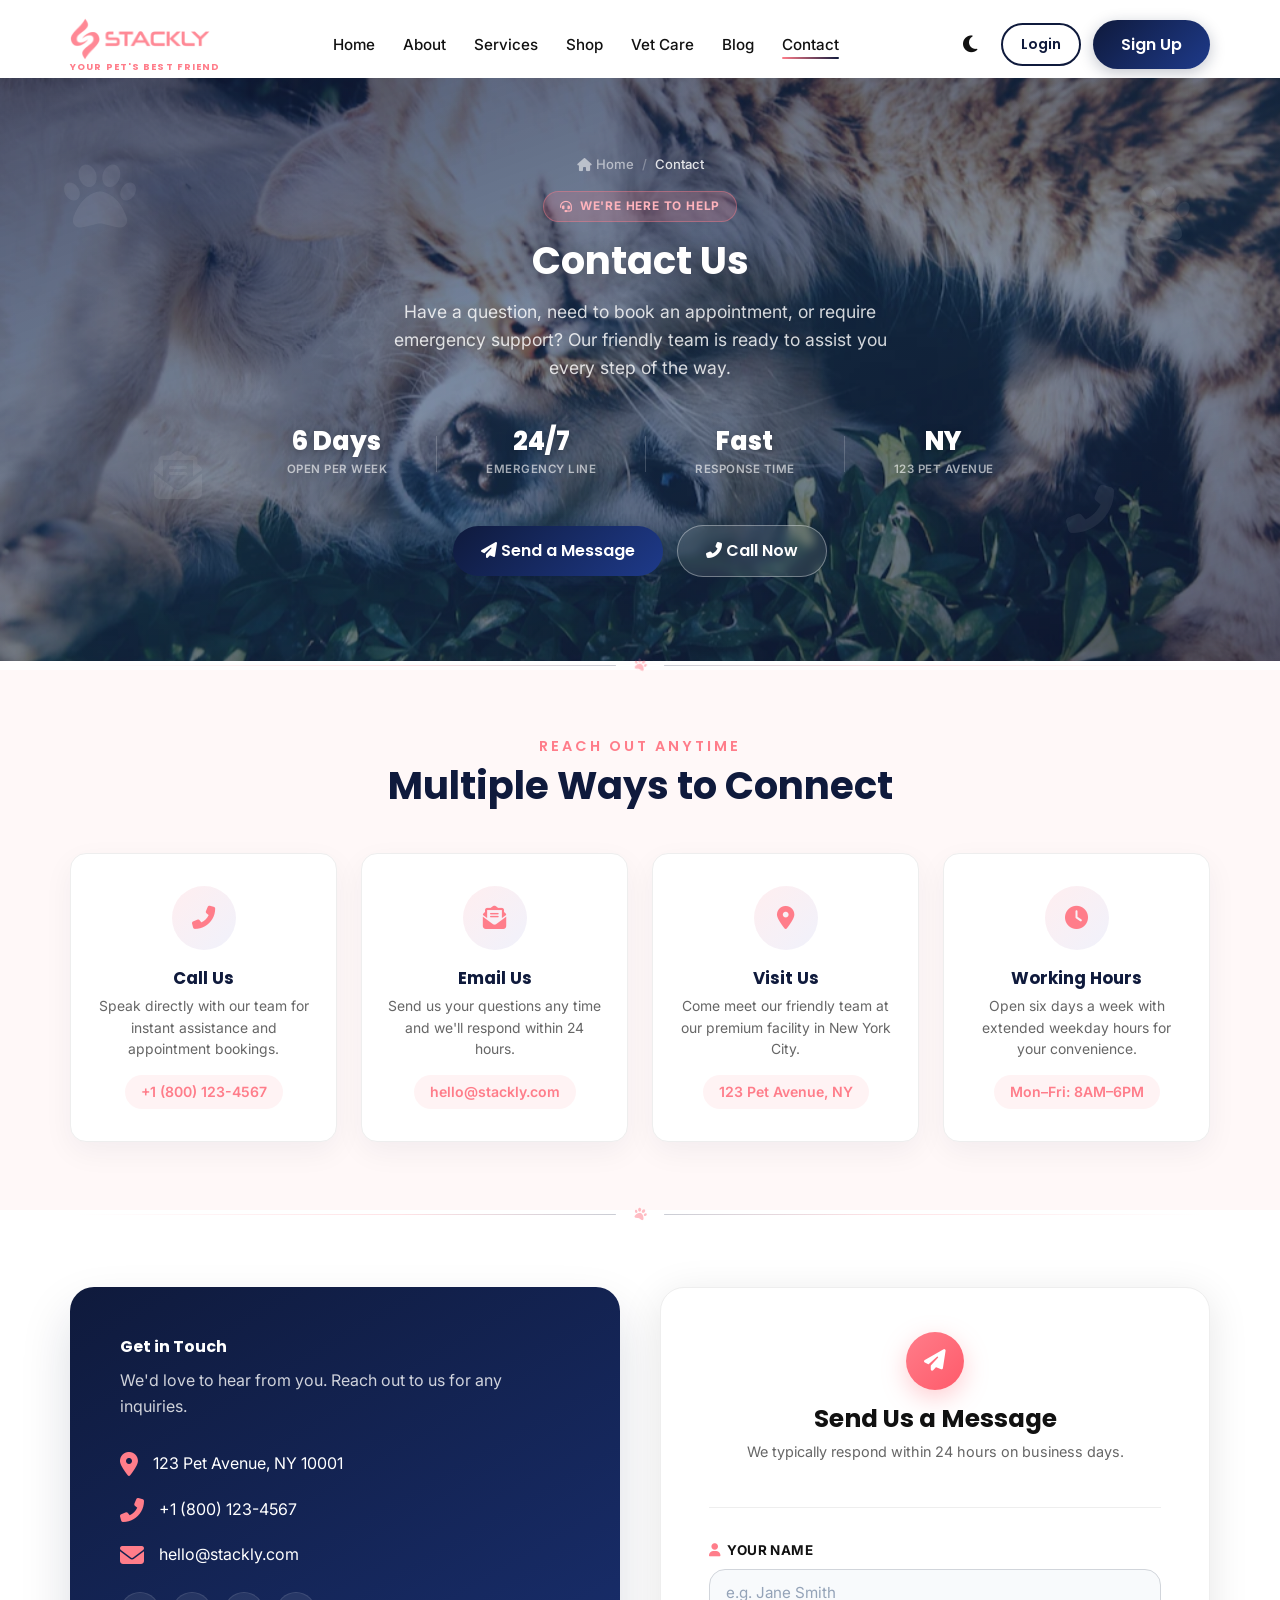
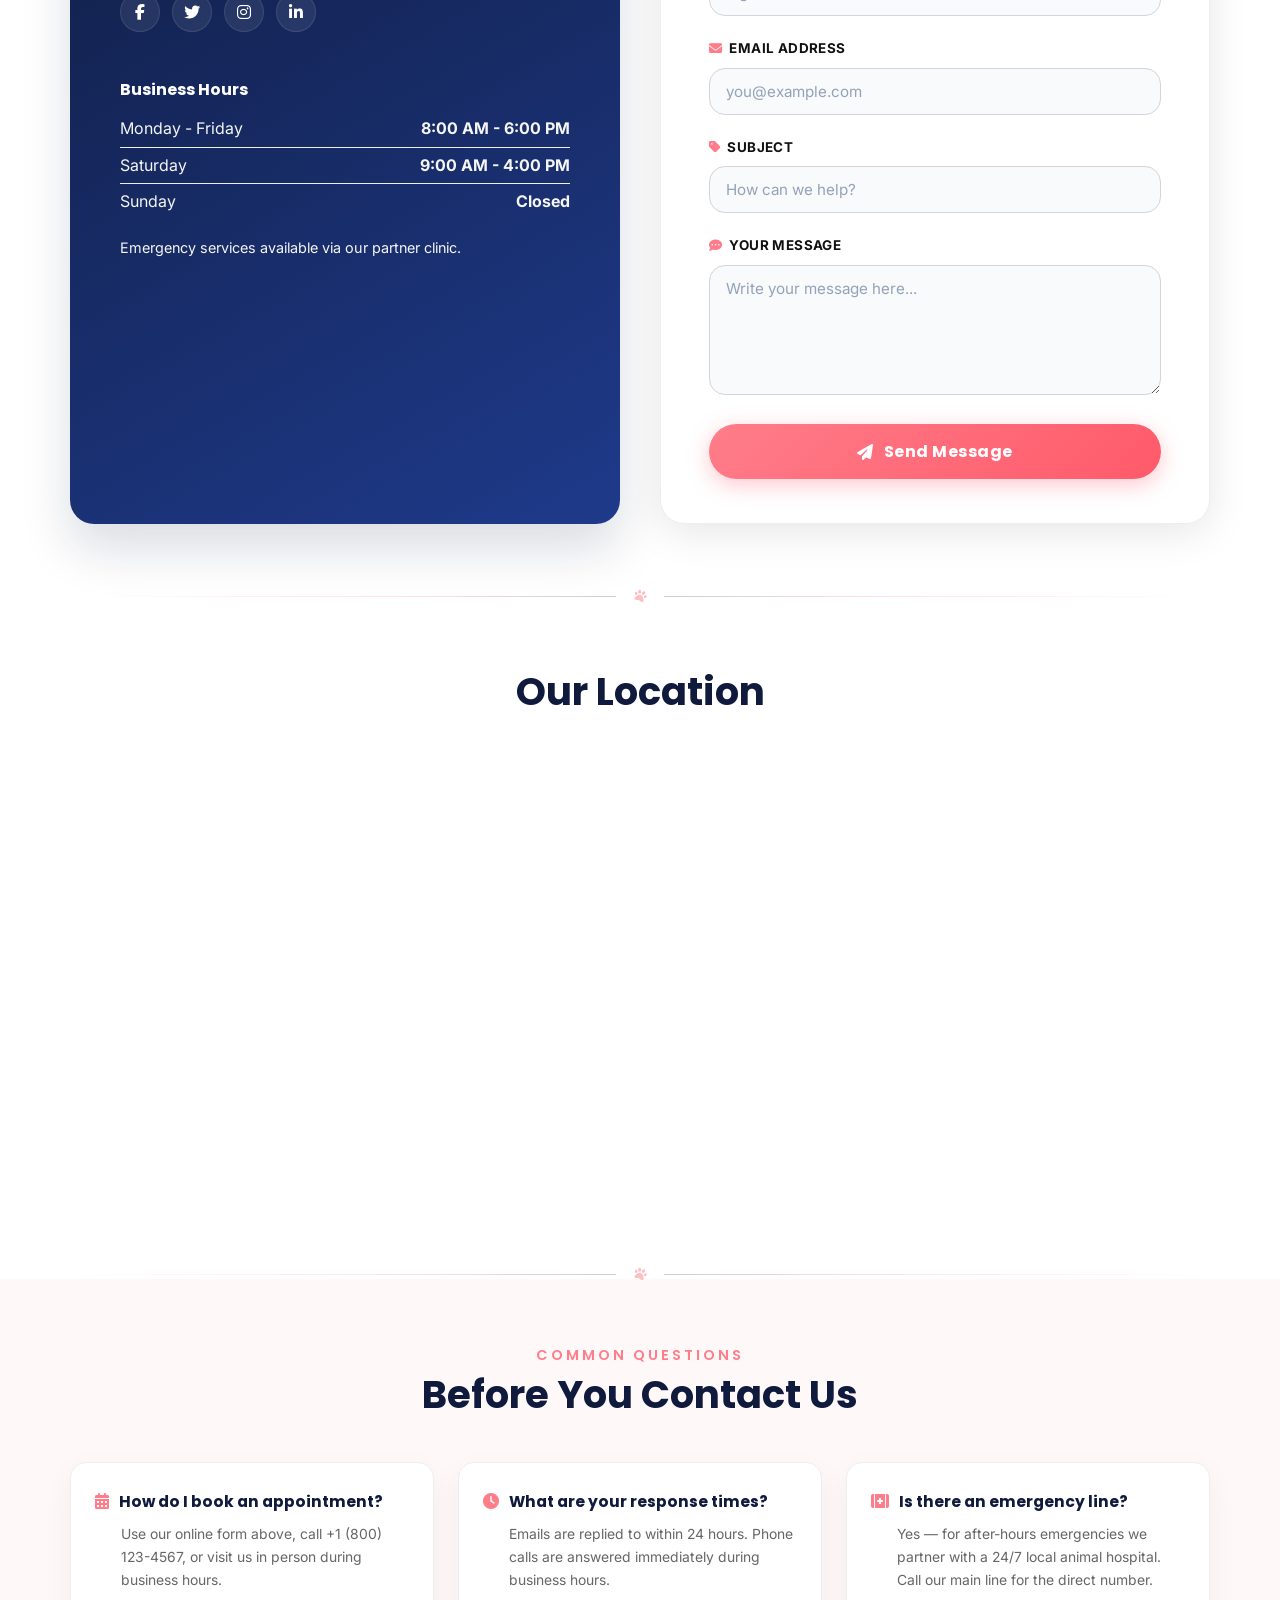
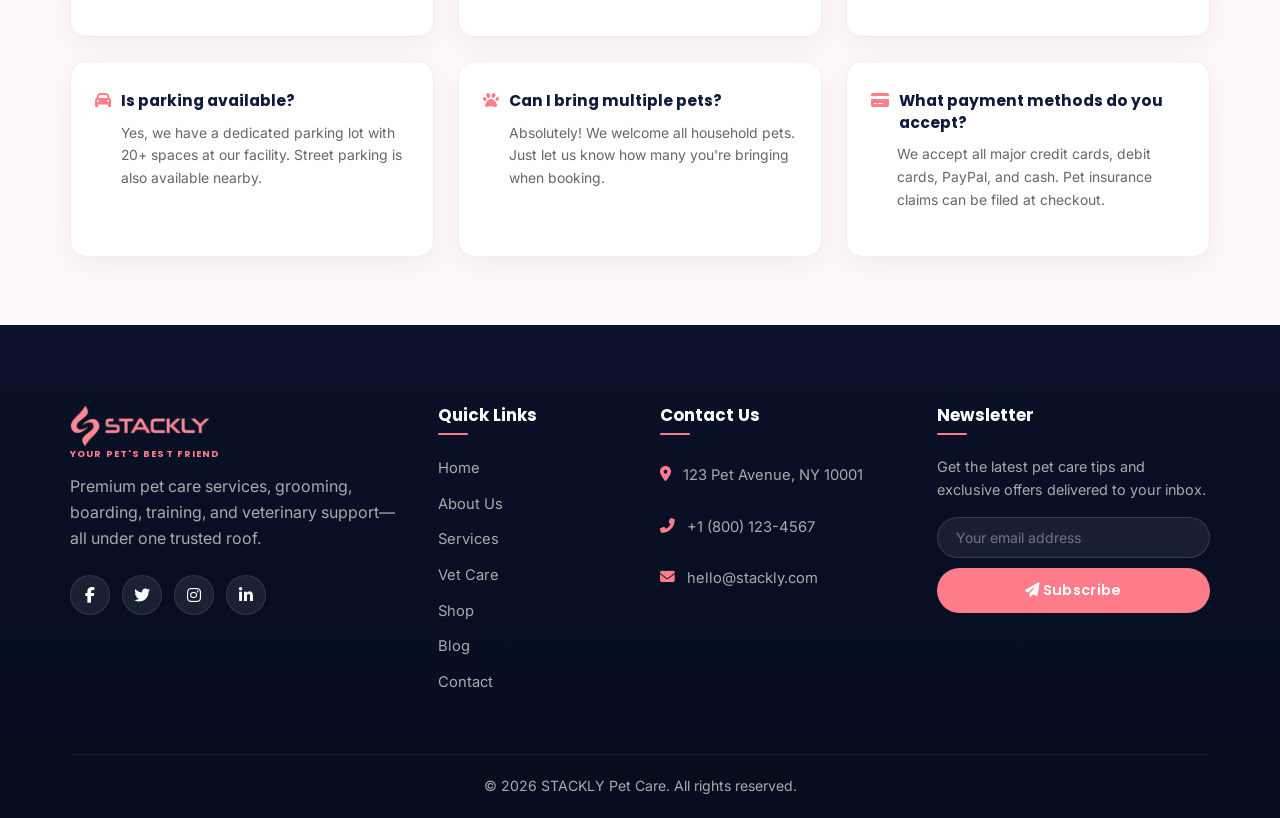
<file: contact.html>
<!DOCTYPE html>
<html lang="en">
<head>
    <meta charset="UTF-8">
    <meta name="viewport" content="width=device-width, initial-scale=1.0">
    <title>Contact Us | STACKLY Premium Pet Care</title>
    <link rel="preconnect" href="https://fonts.googleapis.com">
    <link rel="preconnect" href="https://fonts.gstatic.com" crossorigin>
    <link href="https://fonts.googleapis.com/css2?family=Inter:wght@300;400;500;600&family=Poppins:wght@500;600;700;800&display=swap" rel="stylesheet">
    <link rel="stylesheet" href="https://cdnjs.cloudflare.com/ajax/libs/font-awesome/6.4.0/css/all.min.css">
    <link rel="stylesheet" href="styles.css">
</head>
<body>
    <div id="preloader" class="preloader"><div class="paw-loader"><i class="fas fa-paw"></i></div></div>

    <nav class="navbar" id="navbar">
        <div class="container nav-container">
            <a href="index.html" class="logo">
                <img src="src/images/stackly-logo.webp" alt="STACKLY" class="logo-img">
                <span class="logo-tagline">Your Pet's Best Friend</span>
            </a>
            <ul class="nav-menu" id="nav-menu">
                <li><a href="index.html" class="nav-link">Home</a></li>
                <li><a href="about.html" class="nav-link">About</a></li>
                <li><a href="services.html" class="nav-link">Services</a></li>
                <li><a href="shop.html" class="nav-link">Shop</a></li>
                <li><a href="vet-care.html" class="nav-link">Vet Care</a></li>
                <li><a href="blog.html" class="nav-link">Blog</a></li>
                <li><a href="contact.html" class="nav-link">Contact</a></li>
                <li class="nav-buttons-mobile">
                    <a href="login.html" class="btn btn-outline">Login</a>
                    <a href="signup.html" class="btn btn-primary">Sign Up</a>
                </li>
            </ul>
            <div class="nav-buttons desktop-only">
                <button id="theme-toggle" class="theme-toggle" aria-label="Toggle Dark Mode"><i class="fas fa-moon"></i></button>
                <a href="login.html" class="btn btn-outline btn-sm">Login</a>
                <a href="signup.html" class="btn btn-primary">Sign Up</a>
            </div>
            <div class="hamburger" id="hamburger"><span class="bar"></span><span class="bar"></span><span class="bar"></span></div>
        </div>
    </nav>

    <header class="page-header">
        <div class="banner-bg" style="background-image:url('src/images/dogs-playing.webp');"></div>
        <div class="banner-overlay"></div>
        <i class="fas fa-paw banner-paw" style="top:14%;left:5%;font-size:4.5rem;animation-delay:0s;"></i>
        <i class="fas fa-envelope-open-text banner-paw" style="top:64%;left:12%;font-size:3rem;animation-delay:2.8s;"></i>
        <i class="fas fa-paw banner-paw" style="top:18%;right:7%;font-size:3.8rem;animation-delay:1s;"></i>
        <i class="fas fa-phone-alt banner-paw" style="bottom:22%;right:13%;font-size:3rem;animation-delay:3.2s;"></i>
        <i class="fas fa-paw banner-paw" style="top:42%;left:47%;font-size:5.5rem;animation-delay:5s;opacity:0.04;"></i>
        <div class="container reveal">
            <div class="breadcrumb">
                <a href="index.html"><i class="fas fa-home"></i> Home</a>
                <span class="bc-sep">/</span>
                <span class="bc-current">Contact</span>
            </div>
            <div class="banner-badge"><i class="fas fa-headset"></i> We're Here to Help</div>
            <h1 class="title">Contact Us</h1>
            <p>Have a question, need to book an appointment, or require emergency support? Our friendly team is ready to assist you every step of the way.</p>
            <div class="banner-stats">
                <div class="banner-stat">
                    <span class="banner-stat-value">6 Days</span>
                    <span class="banner-stat-label">Open Per Week</span>
                </div>
                <div class="banner-stat-sep"></div>
                <div class="banner-stat">
                    <span class="banner-stat-value">24/7</span>
                    <span class="banner-stat-label">Emergency Line</span>
                </div>
                <div class="banner-stat-sep"></div>
                <div class="banner-stat">
                    <span class="banner-stat-value">Fast</span>
                    <span class="banner-stat-label">Response Time</span>
                </div>
                <div class="banner-stat-sep"></div>
                <div class="banner-stat">
                    <span class="banner-stat-value">NY</span>
                    <span class="banner-stat-label">123 Pet Avenue</span>
                </div>
            </div>
            <div class="banner-cta">
                <a href="404.html" class="btn btn-primary"><i class="fas fa-paper-plane"></i> Send a Message</a>
                <a href="404.html" class="btn btn-ghost"><i class="fas fa-phone-alt"></i> Call Now</a>
            </div>
        </div>
    </header>

    <div class="section-divider"><i class="fas fa-paw"></i></div>

    <section class="contact-methods bg-light">
        <div class="container">
            <div class="section-header text-center reveal">
                <h2 class="subtitle">Reach Out Anytime</h2>
                <h3 class="title">Multiple Ways to Connect</h3>
            </div>
            <div class="contact-methods-grid">
                <div class="contact-method-card reveal">
                    <div class="cm-icon"><i class="fas fa-phone-alt"></i></div>
                    <h4>Call Us</h4>
                    <p>Speak directly with our team for instant assistance and appointment bookings.</p>
                    <span class="cm-value">+1 (800) 123-4567</span>
                </div>
                <div class="contact-method-card reveal" style="transition-delay:80ms;">
                    <div class="cm-icon"><i class="fas fa-envelope-open-text"></i></div>
                    <h4>Email Us</h4>
                    <p>Send us your questions any time and we'll respond within 24 hours.</p>
                    <span class="cm-value">hello@stackly.com</span>
                </div>
                <div class="contact-method-card reveal" style="transition-delay:160ms;">
                    <div class="cm-icon"><i class="fas fa-map-marker-alt"></i></div>
                    <h4>Visit Us</h4>
                    <p>Come meet our friendly team at our premium facility in New York City.</p>
                    <span class="cm-value">123 Pet Avenue, NY</span>
                </div>
                <div class="contact-method-card reveal" style="transition-delay:240ms;">
                    <div class="cm-icon"><i class="fas fa-clock"></i></div>
                    <h4>Working Hours</h4>
                    <p>Open six days a week with extended weekday hours for your convenience.</p>
                    <span class="cm-value">Mon–Fri: 8AM–6PM</span>
                </div>
            </div>
        </div>
    </section>

    <div class="section-divider"><i class="fas fa-paw"></i></div>

    <section class="contact-section">
        <div class="container">
            <div class="contact-grid">
                <div class="contact-info-card reveal reveal-left">
                    <h4>Get in Touch</h4>
                    <p>We'd love to hear from you. Reach out to us for any inquiries.</p>
                    <ul class="mt-4" style="list-style: none; padding: 0;">
                        <li style="margin-bottom: 20px; display: flex; align-items: center; gap: 15px;">
                            <i class="fas fa-map-marker-alt text-accent" style="font-size: 1.5rem;"></i> 123 Pet Avenue, NY 10001
                        </li>
                        <li style="margin-bottom: 20px; display: flex; align-items: center; gap: 15px;">
                            <i class="fas fa-phone-alt text-accent" style="font-size: 1.5rem;"></i> +1 (800) 123-4567
                        </li>
                        <li style="margin-bottom: 20px; display: flex; align-items: center; gap: 15px;">
                            <i class="fas fa-envelope text-accent" style="font-size: 1.5rem;"></i> hello@stackly.com
                        </li>
                    </ul>
                    <div class="social-icons mt-3">
                        <a href="404.html"><i class="fab fa-facebook-f"></i></a>
                        <a href="404.html"><i class="fab fa-twitter"></i></a>
                        <a href="404.html"><i class="fab fa-instagram"></i></a>
                        <a href="404.html"><i class="fab fa-linkedin-in"></i></a>
                    </div>
                    <div class="mt-5">
                        <h4>Business Hours</h4>
                        <ul style="list-style: none; padding: 0; color:whitesmoke;">
                            <li style="display: flex; justify-content: space-between; padding: 5px 0; border-bottom: 1px solid var(--border-color);"><span >Monday - Friday</span> <strong>8:00 AM - 6:00 PM</strong></li>
                            <li style="display: flex; justify-content: space-between; padding: 5px 0; border-bottom: 1px solid var(--border-color);"><span>Saturday</span> <strong>9:00 AM - 4:00 PM</strong></li>
                            <li style="display: flex; justify-content: space-between; padding: 5px 0;"><span>Sunday</span> <strong>Closed</strong></li>
                        </ul>
                        <p class="mt-2" style="font-size: 0.9rem; color: whitesmoke;">Emergency services available via our partner clinic.</p>
                    </div>
                </div>
                <div class="contact-form-card reveal reveal-right" id="contact-form">
                    <div class="cf-card-header">
                        <span class="cf-card-badge"><i class="fas fa-paper-plane"></i></span>
                        <h3>Send Us a Message</h3>
                        <p>We typically respond within 24 hours on business days.</p>
                    </div>
                    <form id="contact-msg-form">
                        <div class="form-group cf-group">
                            <label for="contactName"><i class="fas fa-user"></i> Your Name</label>
                            <input type="text" id="contactName" placeholder="e.g. Jane Smith" required>
                            <span class="error-message"></span>
                        </div>
                        <div class="form-group cf-group">
                            <label for="contactEmail"><i class="fas fa-envelope"></i> Email Address</label>
                            <input type="email" id="contactEmail" placeholder="you@example.com" required>
                            <span class="error-message"></span>
                        </div>
                        <div class="form-group cf-group">
                            <label for="contactSubject"><i class="fas fa-tag"></i> Subject</label>
                            <input type="text" id="contactSubject" placeholder="How can we help?" required>
                            <span class="error-message"></span>
                        </div>
                        <div class="form-group cf-group">
                            <label for="contactMessage"><i class="fas fa-comment-dots"></i> Your Message</label>
                            <textarea id="contactMessage" placeholder="Write your message here..." rows="5" required></textarea>
                            <span class="error-message"></span>
                        </div>
                        <button type="submit" class="btn btn-primary btn-block cf-submit-btn">
                            <i class="fas fa-paper-plane"></i> Send Message
                        </button>
                    </form>
                </div>
            </div>
        </div>
    </section>

    <div class="section-divider"><i class="fas fa-paw"></i></div>

    <section class="map-section">
        <div class="container reveal">
            <h3 class="title text-center" style="margin-bottom: 30px;">Our Location</h3>
            <iframe src="https://www.google.com/maps/embed?pb=!1m18!1m12!1m3!1d3022.617325983223!2d-73.98785368459399!3d40.74844097932799!2m3!1f0!2f0!3f0!3m2!1i1024!2i768!4f13.1!3m3!1m2!1s0x89c259a9b3117469%3A0xd134e199a405a163!2sEmpire%20State%20Building!5e0!3m2!1sen!2sus!4v1663396449559!5m2!1sen!2sus" width="100%" height="450" style="border:0; border-radius: var(--radius-lg);" allowfullscreen="" loading="lazy" referrerpolicy="no-referrer-when-downgrade"></iframe>
        </div>
    </section>

    <div class="section-divider"><i class="fas fa-paw"></i></div>

    <section class="contact-faq-section bg-light">
        <div class="container">
            <div class="section-header text-center reveal">
                <h2 class="subtitle">Common Questions</h2>
                <h3 class="title">Before You Contact Us</h3>
            </div>
            <div class="contact-faq-grid reveal">
                <div class="faq-mini-card">
                    <h4><i class="fas fa-calendar-alt"></i> How do I book an appointment?</h4>
                    <p>Use our online form above, call +1 (800) 123-4567, or visit us in person during business hours.</p>
                </div>
                <div class="faq-mini-card">
                    <h4><i class="fas fa-clock"></i> What are your response times?</h4>
                    <p>Emails are replied to within 24 hours. Phone calls are answered immediately during business hours.</p>
                </div>
                <div class="faq-mini-card">
                    <h4><i class="fas fa-first-aid"></i> Is there an emergency line?</h4>
                    <p>Yes — for after-hours emergencies we partner with a 24/7 local animal hospital. Call our main line for the direct number.</p>
                </div>
                <div class="faq-mini-card">
                    <h4><i class="fas fa-car"></i> Is parking available?</h4>
                    <p>Yes, we have a dedicated parking lot with 20+ spaces at our facility. Street parking is also available nearby.</p>
                </div>
                <div class="faq-mini-card">
                    <h4><i class="fas fa-paw"></i> Can I bring multiple pets?</h4>
                    <p>Absolutely! We welcome all household pets. Just let us know how many you're bringing when booking.</p>
                </div>
                <div class="faq-mini-card">
                    <h4><i class="fas fa-credit-card"></i> What payment methods do you accept?</h4>
                    <p>We accept all major credit cards, debit cards, PayPal, and cash. Pet insurance claims can be filed at checkout.</p>
                </div>
            </div>
        </div>
    </section>

    <!-- Footer -->
    <footer class="footer">
        <div class="container">
            <div class="footer-grid">
                <div class="footer-brand">
                    <a href="index.html" class="logo text-white">
                        <img src="src/images/stackly-logo.webp" alt="STACKLY" class="logo-img">
                        <span class="logo-tagline">Your Pet's Best Friend</span>
                    </a>
                    <p class="mt-2">Premium pet care services, grooming, boarding, training, and veterinary support—all under one trusted roof.</p>
                    <div class="social-icons mt-3">
                        <a href="404.html"><i class="fab fa-facebook-f"></i></a>
                        <a href="404.html"><i class="fab fa-twitter"></i></a>
                        <a href="404.html"><i class="fab fa-instagram"></i></a>
                        <a href="404.html"><i class="fab fa-linkedin-in"></i></a>
                    </div>
                </div>
                <div class="footer-links">
                    <h4>Quick Links</h4>
                    <ul>
                        <li><a href="index.html">Home</a></li>
                        <li><a href="about.html">About Us</a></li>
                        <li><a href="services.html">Services</a></li>
                        <li><a href="vet-care.html">Vet Care</a></li>
                        <li><a href="shop.html">Shop</a></li>
                        <li><a href="blog.html">Blog</a></li>
                        <li><a href="contact.html">Contact</a></li>
                    </ul>
                </div>
                <div class="footer-contact">
                    <h4>Contact Us</h4>
                    <ul>
                        <li><i class="fas fa-map-marker-alt"></i> 123 Pet Avenue, NY 10001</li>
                        <li><i class="fas fa-phone-alt"></i> +1 (800) 123-4567</li>
                        <li><i class="fas fa-envelope"></i> hello@stackly.com</li>
                    </ul>
                </div>
                <div class="footer-newsletter">
                    <h4>Newsletter</h4>
                    <p>Get the latest pet care tips and exclusive offers delivered to your inbox.</p>
                    <form class="newsletter-form" onsubmit="event.preventDefault(); window.showToast && showToast('Thank you for subscribing!', 'success');">
                        <input type="email" placeholder="Your email address" required>
                        <button type="submit"><i class="fas fa-paper-plane"></i> Subscribe</button>
                    </form>
                </div>
            </div>
            <div class="footer-bottom">
                <p>&copy; 2026 STACKLY Pet Care. All rights reserved.</p>
            </div>
        </div>
    </footer>
    <button id="back-to-top" class="back-to-top" aria-label="Back to top">
        <i class="fas fa-chevron-up"></i>
    </button>
    <script src="script.js"></script>
</body>
</html>
</file>
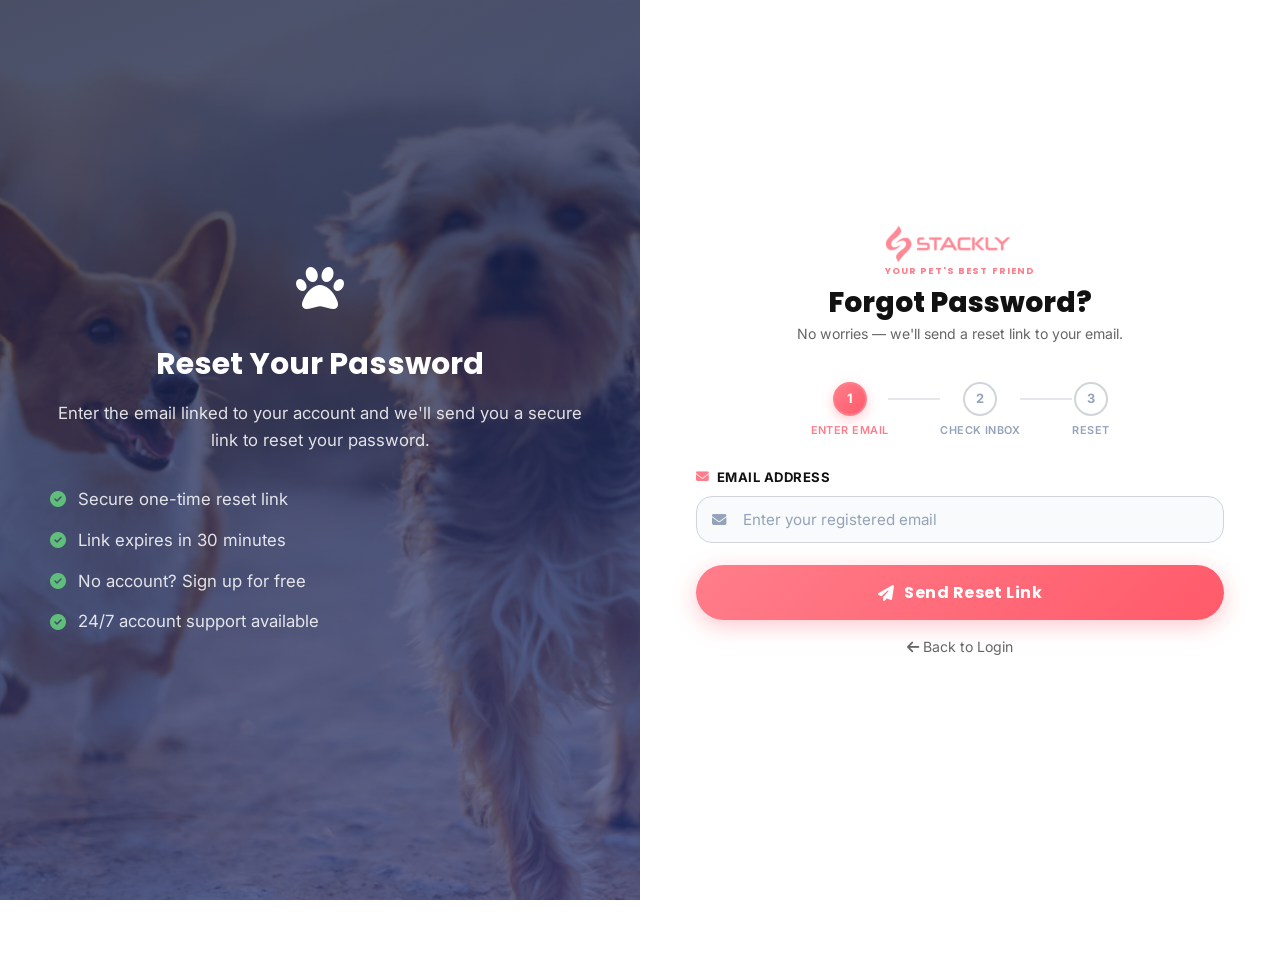
<file: forgot-password.html>
<!DOCTYPE html>
<html lang="en">
<head>
    <meta charset="UTF-8">
    <meta name="viewport" content="width=device-width, initial-scale=1.0">
    <title>Forgot Password | STACKLY Premium Pet Care</title>
    <link rel="preconnect" href="https://fonts.googleapis.com">
    <link rel="preconnect" href="https://fonts.gstatic.com" crossorigin>
    <link href="https://fonts.googleapis.com/css2?family=Inter:wght@300;400;500;600&family=Poppins:wght@500;600;700;800&display=swap" rel="stylesheet">
    <link rel="stylesheet" href="https://cdnjs.cloudflare.com/ajax/libs/font-awesome/6.4.0/css/all.min.css">
    <link rel="stylesheet" href="styles.css">
    <style>
        /* ── No-navbar auth page overrides ─────────────────────────── */
        .auth-section       { padding-top: 0 !important; min-height: 100vh; }
        .auth-container     { min-height: 100vh !important; }
        .auth-visual-panel  { top: 0 !important; height: 100vh !important; }
        .auth-form-panel    { min-height: 100vh !important; }

        /* Steps indicator */
        .fp-steps {
            display: flex;
            align-items: center;
            justify-content: center;
            gap: 0;
            margin-bottom: 28px;
        }
        .fp-step {
            display: flex;
            flex-direction: column;
            align-items: center;
            gap: 6px;
        }
        .fp-step-circle {
            width: 34px;
            height: 34px;
            border-radius: 50%;
            border: 2px solid #d1d5db;
            background: #fff;
            display: flex;
            align-items: center;
            justify-content: center;
            font-size: 0.8rem;
            font-weight: 700;
            color: #94a3b8;
            transition: all 0.3s;
        }
        .fp-step.active .fp-step-circle {
            background: linear-gradient(135deg, var(--accent-color), #ff5a6a);
            border-color: var(--accent-color);
            color: white;
            box-shadow: 0 4px 12px rgba(255,125,138,0.4);
        }
        .fp-step.done .fp-step-circle {
            background: var(--success-color);
            border-color: var(--success-color);
            color: white;
        }
        .fp-step-label {
            font-size: 0.68rem;
            font-weight: 600;
            color: #94a3b8;
            text-transform: uppercase;
            letter-spacing: 0.04em;
            white-space: nowrap;
        }
        .fp-step.active .fp-step-label { color: var(--accent-color); }
        .fp-step.done  .fp-step-label  { color: var(--success-color); }
        .fp-step-line {
            width: 52px;
            height: 2px;
            background: #e5e7eb;
            margin-bottom: 22px;
            transition: background 0.3s;
        }
        .fp-step-line.done { background: var(--success-color); }

        /* Success card */
        .fp-success {
            display: none;
            text-align: center;
            padding: 10px 0;
        }
        .fp-success.show { display: block; animation: scaleUp 0.4s ease; }
        .fp-success-icon {
            width: 72px;
            height: 72px;
            border-radius: 50%;
            background: linear-gradient(135deg, var(--success-color), #3da85e);
            display: flex;
            align-items: center;
            justify-content: center;
            margin: 0 auto 20px;
            font-size: 1.8rem;
            color: white;
            box-shadow: 0 8px 24px rgba(34,197,94,0.35);
            animation: bounceIn 0.5s ease;
        }
        @keyframes bounceIn {
            0%   { transform: scale(0.5); opacity: 0; }
            70%  { transform: scale(1.1); }
            100% { transform: scale(1);   opacity: 1; }
        }
        .fp-success h3  { font-size: 1.5rem; font-weight: 800; margin-bottom: 8px; color: var(--text-main); }
        .fp-success p   { color: var(--text-neutral); font-size: 0.92rem; margin-bottom: 24px; }
        .fp-success .fp-email-sent {
            display: inline-block;
            background: rgba(34,197,94,0.08);
            border: 1px solid rgba(34,197,94,0.25);
            color: var(--success-color);
            font-weight: 600;
            font-size: 0.88rem;
            padding: 8px 18px;
            border-radius: var(--radius-pill);
            margin-bottom: 24px;
        }

        /* Resend timer */
        .fp-resend {
            font-size: 0.82rem;
            color: var(--text-neutral);
            margin-top: 16px;
        }
        .fp-resend a { color: var(--accent-color); font-weight: 600; text-decoration: none; }
        .fp-resend a:hover { text-decoration: underline; }
        #resend-timer { font-weight: 700; color: var(--accent-color); }
    </style>
</head>
<body>
    <div id="preloader" class="preloader"><div class="paw-loader"><i class="fas fa-paw"></i></div></div>

    <section class="auth-section">
        <div class="auth-container">

            <!-- LEFT: Brand / Visual Panel -->
            <div class="auth-visual-panel" style="background-image: url('src/images/dogs-running.webp');">
                <div class="auth-visual-content">
                    <div style="font-size:3rem;margin-bottom:18px;"><i class="fas fa-paw"></i></div>
                    <h2>Reset Your Password</h2>
                    <p>Enter the email linked to your account and we'll send you a secure link to reset your password.</p>
                    <ul class="mt-4">
                        <li><i class="fas fa-check-circle"></i> Secure one-time reset link</li>
                        <li><i class="fas fa-check-circle"></i> Link expires in 30 minutes</li>
                        <li><i class="fas fa-check-circle"></i> No account? Sign up for free</li>
                        <li><i class="fas fa-check-circle"></i> 24/7 account support available</li>
                    </ul>
                </div>
            </div>

            <!-- RIGHT: Forgot Password Form -->
            <div class="auth-form-panel">

                <!-- Header -->
                <div class="lf-header">
                    <a href="index.html" class="lf-brand">
                        <img src="src/images/stackly-logo.webp" alt="STACKLY" class="logo-img">
                        <span class="logo-tagline">Your Pet's Best Friend</span>
                    </a>
                    <div class="lf-title-block">
                        <h2>Forgot Password?</h2>
                        <p>No worries — we'll send a reset link to your email.</p>
                    </div>
                </div>

                <!-- Steps -->
                <div class="fp-steps">
                    <div class="fp-step active" id="step1">
                        <div class="fp-step-circle">1</div>
                        <div class="fp-step-label">Enter Email</div>
                    </div>
                    <div class="fp-step-line" id="line1"></div>
                    <div class="fp-step" id="step2">
                        <div class="fp-step-circle">2</div>
                        <div class="fp-step-label">Check Inbox</div>
                    </div>
                    <div class="fp-step-line" id="line2"></div>
                    <div class="fp-step" id="step3">
                        <div class="fp-step-circle">3</div>
                        <div class="fp-step-label">Reset</div>
                    </div>
                </div>

                <!-- Form -->
                <form id="forgot-form" novalidate>
                    <div class="form-group lf-group">
                        <label for="fpEmail"><i class="fas fa-envelope"></i> Email Address</label>
                        <div class="lf-input-wrap">
                            <i class="fas fa-envelope lf-field-icon"></i>
                            <input type="email" id="fpEmail" placeholder="Enter your registered email" required>
                        </div>
                        <span class="error-message"></span>
                    </div>

                    <button type="submit" class="lf-submit-btn" id="fp-submit-btn">
                        <i class="fas fa-paper-plane"></i> <span>Send Reset Link</span>
                    </button>
                </form>

                <!-- Success State -->
                <div class="fp-success" id="fp-success">
                    <div class="fp-success-icon"><i class="fas fa-envelope-open-text"></i></div>
                    <h3>Check Your Inbox!</h3>
                    <p>We've sent a password reset link to:</p>
                    <span class="fp-email-sent" id="fp-sent-email">your@email.com</span>
                    <p style="font-size:0.85rem;color:var(--text-neutral);">Didn't receive it? Check your spam folder or resend below.</p>
                    <div class="fp-resend">
                        Resend link in <span id="resend-timer">60s</span>
                        &nbsp;|&nbsp;
                        <a href="#" id="resend-link" style="pointer-events:none;opacity:0.4;">Resend Email</a>
                    </div>
                    <a href="login.html" class="lf-submit-btn" style="margin-top:24px;text-decoration:none;">
                        <i class="fas fa-arrow-left"></i> Back to Login
                    </a>
                </div>

                <!-- Back link -->
                <p class="auth-switch-link" id="back-to-login-link">
                    <a href="login.html" style="color:var(--text-neutral);font-size:0.88rem;">
                        <i class="fas fa-arrow-left"></i> Back to Login
                    </a>
                </p>

            </div>
        </div>
    </section>

    <script src="script.js"></script>
    <script>
        const EMAIL_REGEX = /^[^\s@]+@[^\s@]+\.[^\s@]+$/;

        const form      = document.getElementById('forgot-form');
        const emailEl   = document.getElementById('fpEmail');
        const submitBtn = document.getElementById('fp-submit-btn');
        const success   = document.getElementById('fp-success');
        const backLink  = document.getElementById('back-to-login-link');

        // Live clear error on input
        emailEl.addEventListener('input', () => {
            emailEl.closest('.form-group').classList.remove('error');
        });

        form.addEventListener('submit', (e) => {
            e.preventDefault();
            const val = emailEl.value.trim();
            const group = emailEl.closest('.form-group');
            const errSpan = group.querySelector('.error-message');

            // Validation
            if (!val) {
                group.classList.add('error');
                errSpan.innerHTML = '<i class="fas fa-exclamation-circle"></i> Email address is required.';
                emailEl.style.animation = 'none';
                requestAnimationFrame(() => { emailEl.style.animation = 'shake 0.35s ease'; });
                return;
            }
            if (!EMAIL_REGEX.test(val)) {
                group.classList.add('error');
                errSpan.innerHTML = '<i class="fas fa-exclamation-circle"></i> Enter a valid email address.';
                emailEl.style.animation = 'none';
                requestAnimationFrame(() => { emailEl.style.animation = 'shake 0.35s ease'; });
                return;
            }

            // Loading state
            submitBtn.disabled = true;
            submitBtn.innerHTML = '<i class="fas fa-spinner fa-spin"></i> Sending...';

            setTimeout(() => {
                // Show success
                form.style.display = 'none';
                backLink.style.display = 'none';
                success.classList.add('show');

                // Update steps
                document.getElementById('step1').classList.replace('active', 'done');
                document.getElementById('line1').classList.add('done');
                document.getElementById('step2').classList.add('active');

                // Show sent email
                document.getElementById('fp-sent-email').textContent = val;

                // Resend countdown
                let secs = 60;
                const timerEl   = document.getElementById('resend-timer');
                const resendLink = document.getElementById('resend-link');
                const interval = setInterval(() => {
                    secs--;
                    timerEl.textContent = secs + 's';
                    if (secs <= 0) {
                        clearInterval(interval);
                        timerEl.textContent = '';
                        resendLink.style.pointerEvents = 'auto';
                        resendLink.style.opacity = '1';
                    }
                }, 1000);

                resendLink.addEventListener('click', (ev) => {
                    ev.preventDefault();
                    resendLink.style.pointerEvents = 'none';
                    resendLink.style.opacity = '0.4';
                    resendLink.textContent = 'Sent!';
                    setTimeout(() => {
                        resendLink.textContent = 'Resend Email';
                        resendLink.style.pointerEvents = 'auto';
                        resendLink.style.opacity = '1';
                    }, 3000);
                    if (typeof showToast === 'function') showToast('Reset link resent!', 'success');
                });

            }, 1400);
        });
    </script>
</body>
</html>
</file>
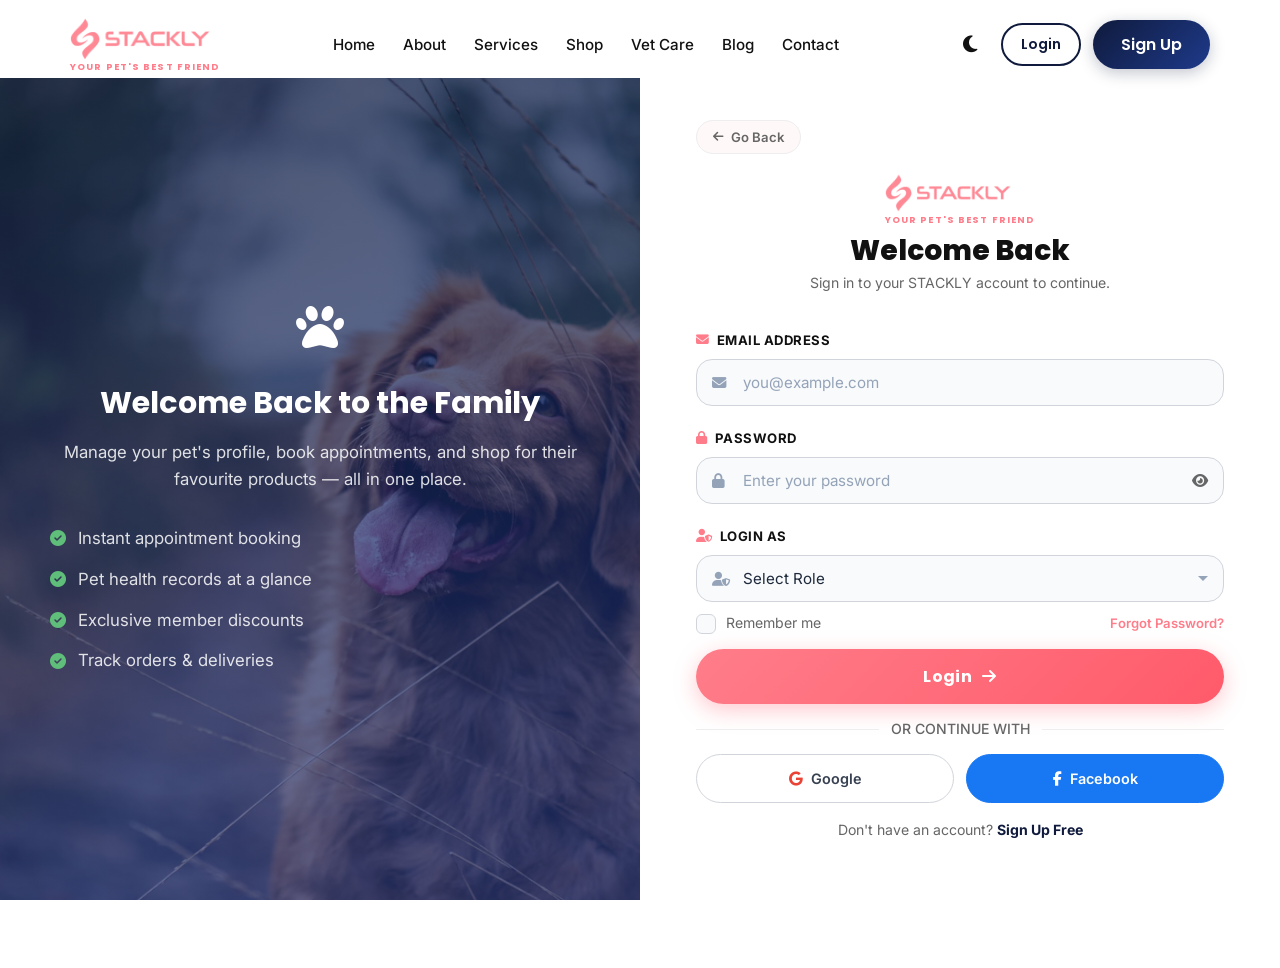
<file: login.html>
<!DOCTYPE html>
<html lang="en">
<head>
    <meta charset="UTF-8">
    <meta name="viewport" content="width=device-width, initial-scale=1.0">
    <title>Login | STACKLY Premium Pet Care</title>
    <link rel="preconnect" href="https://fonts.googleapis.com">
    <link rel="preconnect" href="https://fonts.gstatic.com" crossorigin>
    <link href="https://fonts.googleapis.com/css2?family=Inter:wght@300;400;500;600&family=Poppins:wght@500;600;700;800&display=swap" rel="stylesheet">
    <link rel="stylesheet" href="https://cdnjs.cloudflare.com/ajax/libs/font-awesome/6.4.0/css/all.min.css">
    <link rel="stylesheet" href="styles.css">
</head>
<body>
    <div id="preloader" class="preloader"><div class="paw-loader"><i class="fas fa-paw"></i></div></div>

    <nav class="navbar" id="navbar">
        <div class="container nav-container">
            <a href="index.html" class="logo">
                <img src="src/images/stackly-logo.webp" alt="STACKLY" class="logo-img">
                <span class="logo-tagline">Your Pet's Best Friend</span>
            </a>
            <ul class="nav-menu" id="nav-menu">
                <li><a href="index.html" class="nav-link">Home</a></li>
                <li><a href="about.html" class="nav-link">About</a></li>
                <li><a href="services.html" class="nav-link">Services</a></li>
                <li><a href="shop.html" class="nav-link">Shop</a></li>
                <li><a href="vet-care.html" class="nav-link">Vet Care</a></li>
                <li><a href="blog.html" class="nav-link">Blog</a></li>
                <li><a href="contact.html" class="nav-link">Contact</a></li>
                <li class="nav-buttons-mobile">
                    <a href="login.html" class="btn btn-outline">Login</a>
                    <a href="signup.html" class="btn btn-primary">Sign Up</a>
                </li>
            </ul>
            <div class="nav-buttons desktop-only">
                <button id="theme-toggle" class="theme-toggle" aria-label="Toggle Dark Mode"><i class="fas fa-moon"></i></button>
                <a href="login.html" class="btn btn-outline btn-sm">Login</a>
                <a href="signup.html" class="btn btn-primary">Sign Up</a>
            </div>
            <div class="hamburger" id="hamburger"><span class="bar"></span><span class="bar"></span><span class="bar"></span></div>
        </div>
    </nav>

    <section class="auth-section">
        <div class="auth-container">

            <!-- LEFT: Brand / Visual Panel -->
            <div class="auth-visual-panel" style="background-image: url('src/images/golden-retriever-2.webp');">
                <div class="auth-visual-content">
                    <div style="font-size:3rem;margin-bottom:18px;"><i class="fas fa-paw"></i></div>
                    <h2>Welcome Back to the Family</h2>
                    <p>Manage your pet's profile, book appointments, and shop for their favourite products — all in one place.</p>
                    <ul class="mt-4">
                        <li><i class="fas fa-check-circle"></i> Instant appointment booking</li>
                        <li><i class="fas fa-check-circle"></i> Pet health records at a glance</li>
                        <li><i class="fas fa-check-circle"></i> Exclusive member discounts</li>
                        <li><i class="fas fa-check-circle"></i> Track orders &amp; deliveries</li>
                    </ul>
                </div>
            </div>

            <!-- RIGHT: Login Form -->
            <div class="auth-form-panel">
                <!-- Go Back -->
                <button onclick="history.back()" class="auth-back-btn">
                    <i class="fas fa-arrow-left"></i> Go Back
                </button>

                <!-- Header -->
                <div class="lf-header">
                    <a href="index.html" class="lf-brand">
                        <img src="src/images/stackly-logo.webp" alt="STACKLY" class="logo-img">
                        <span class="logo-tagline">Your Pet's Best Friend</span>
                    </a>
                    <div class="lf-title-block">
                        <h2>Welcome Back</h2>
                        <p>Sign in to your STACKLY account to continue.</p>
                    </div>
                </div>

                <form id="login-form" novalidate>
                    <!-- Email -->
                    <div class="form-group lf-group">
                        <label for="loginEmail"><i class="fas fa-envelope"></i> Email Address</label>
                        <div class="lf-input-wrap">
                            <i class="fas fa-envelope lf-field-icon"></i>
                            <input type="email" id="loginEmail" placeholder="you@example.com" required>
                        </div>
                        <span class="error-message"></span>
                    </div>

                    <!-- Password -->
                    <div class="form-group lf-group">
                        <label for="loginPassword"><i class="fas fa-lock"></i> Password</label>
                        <div class="lf-input-wrap">
                            <i class="fas fa-lock lf-field-icon"></i>
                            <input type="password" id="loginPassword" placeholder="Enter your password" required>
                            <i class="fas fa-eye password-toggle-icon lf-eye-icon"></i>
                        </div>
                        <span class="error-message"></span>
                    </div>

                    <!-- Role + Remember Me row -->
                    <div class="lf-role-remember-row">
                        <div class="form-group lf-group lf-role-group">
                            <label for="loginRole"><i class="fas fa-user-shield"></i> Login As</label>
                            <div class="lf-input-wrap">
                                <i class="fas fa-user-shield lf-field-icon"></i>
                                <select id="loginRole" required>
                                    <option value="">Select Role</option>
                                    <option value="client">Client</option>
                                    <option value="admin">Admin</option>
                                </select>
                            </div>
                            <span class="error-message"></span>
                        </div>
                        <div class="lf-remember-forgot-row">
                            <label class="lf-checkbox-label lf-remember-check">
                                <input type="checkbox" id="rememberMe">
                                <span class="lf-checkbox-box"><i class="fas fa-check"></i></span>
                                Remember me
                            </label>
                            <a href="404.html" class="lf-forgot">Forgot Password?</a>
                        </div>
                    </div>

                    <!-- Submit -->
                    <button type="submit" class="lf-submit-btn">
                        <span>Login</span> <i class="fas fa-arrow-right"></i>
                    </button>

                    <!-- Social divider -->
                    <div class="social-login-divider"><span>OR CONTINUE WITH</span></div>

                    <!-- Social buttons -->
                    <div class="lf-social-row">
                        <a href="404.html" class="lf-social-btn lf-google">
                            <i class="fab fa-google"></i> Google
                        </a>
                        <a href="404.html" class="lf-social-btn lf-facebook">
                            <i class="fab fa-facebook-f"></i> Facebook
                        </a>
                    </div>
                </form>

                <div id="login-success" class="form-success-msg hidden">
                    <i class="fas fa-check-circle"></i> Login successful! Redirecting to dashboard...
                </div>
                <p class="auth-switch-link">Don't have an account? <a href="signup.html" class="text-primary" style="font-weight:700;">Sign Up Free</a></p>
            </div>

        </div>
    </section>

    <script src="script.js"></script>
</body>
</html>
</file>
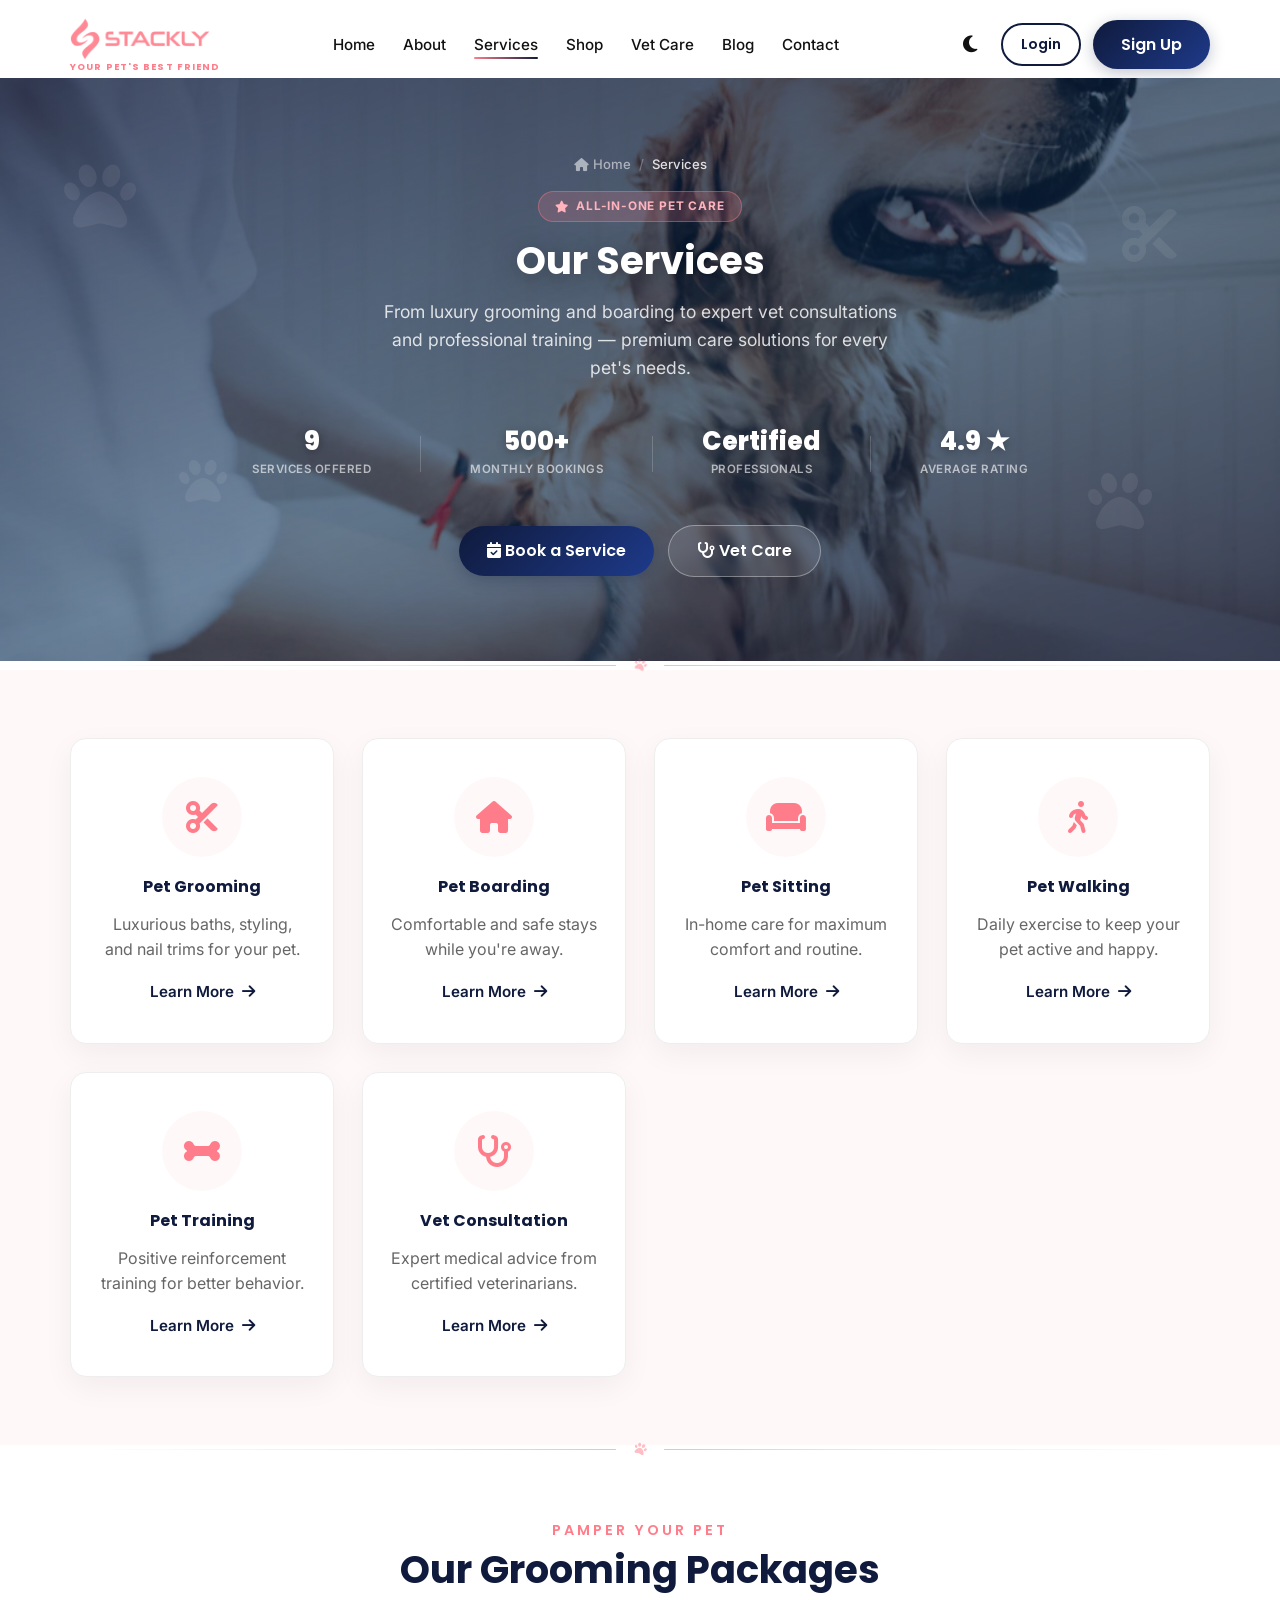
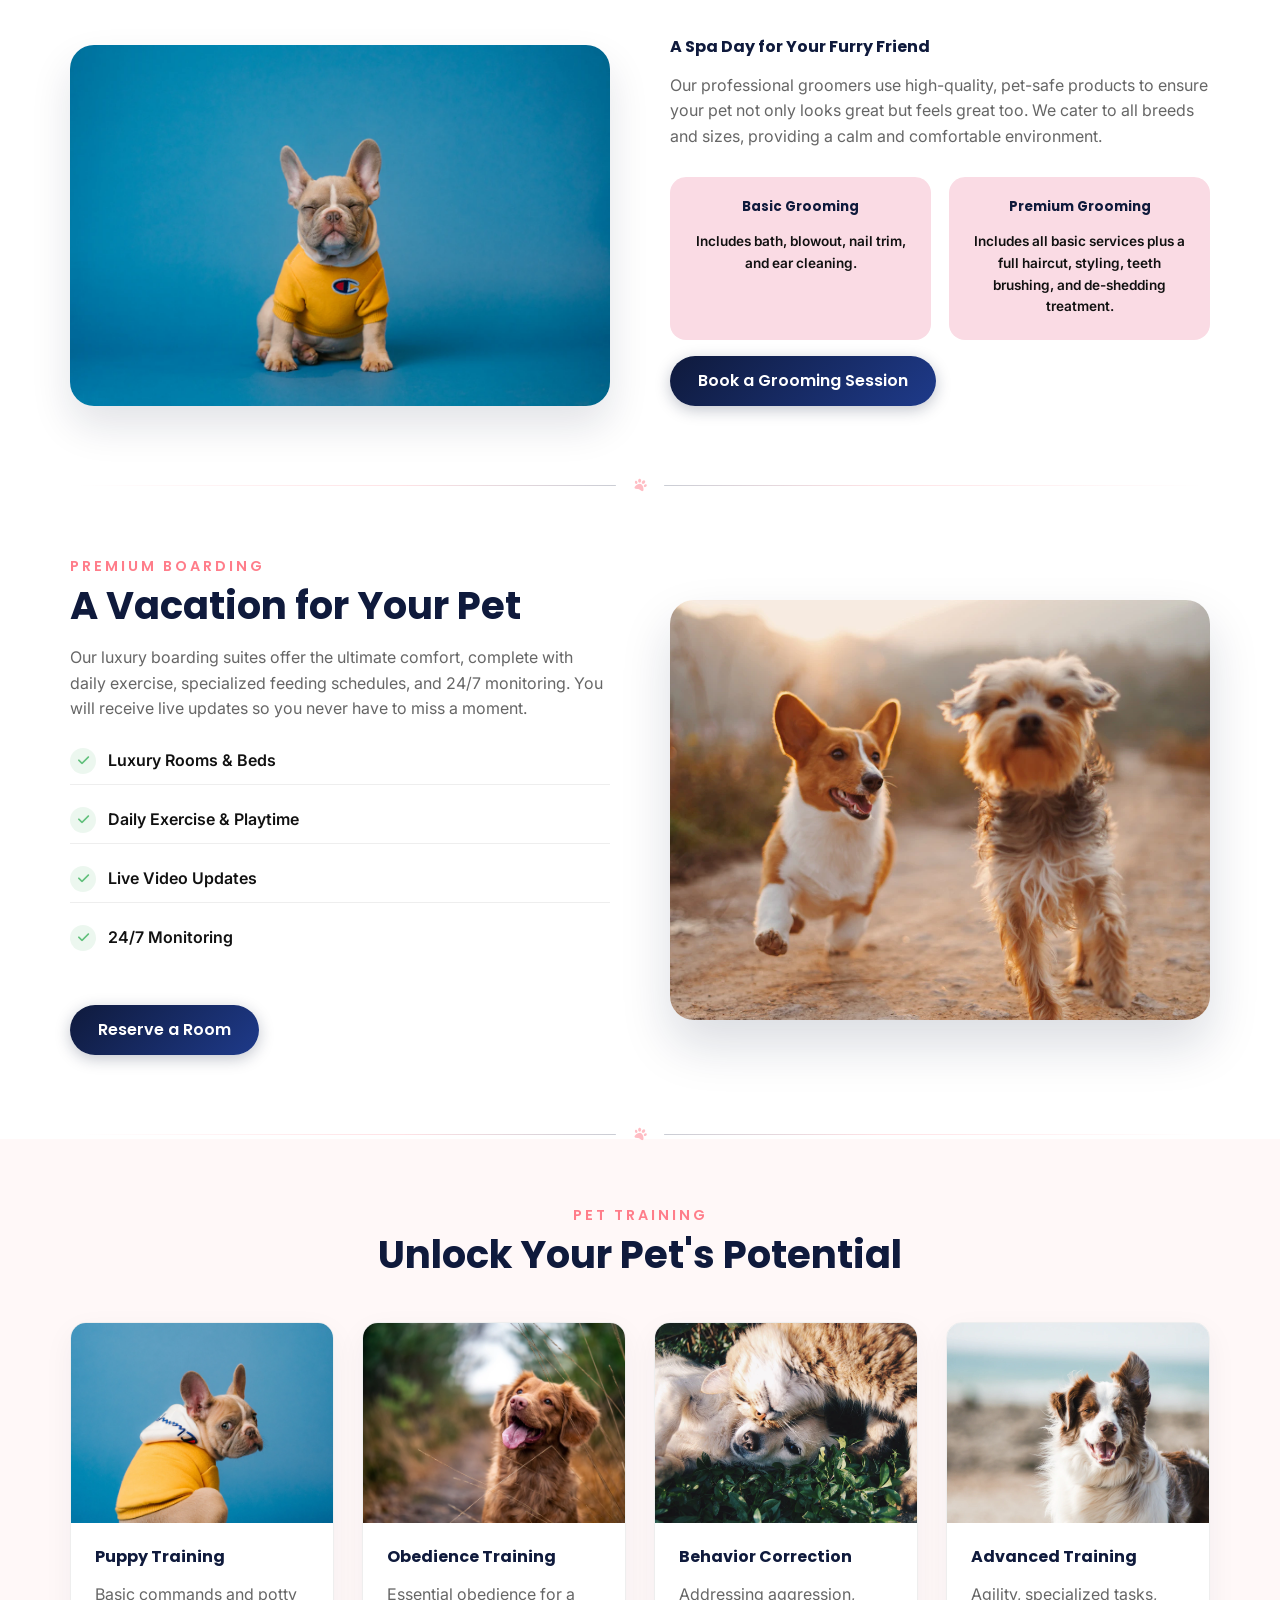
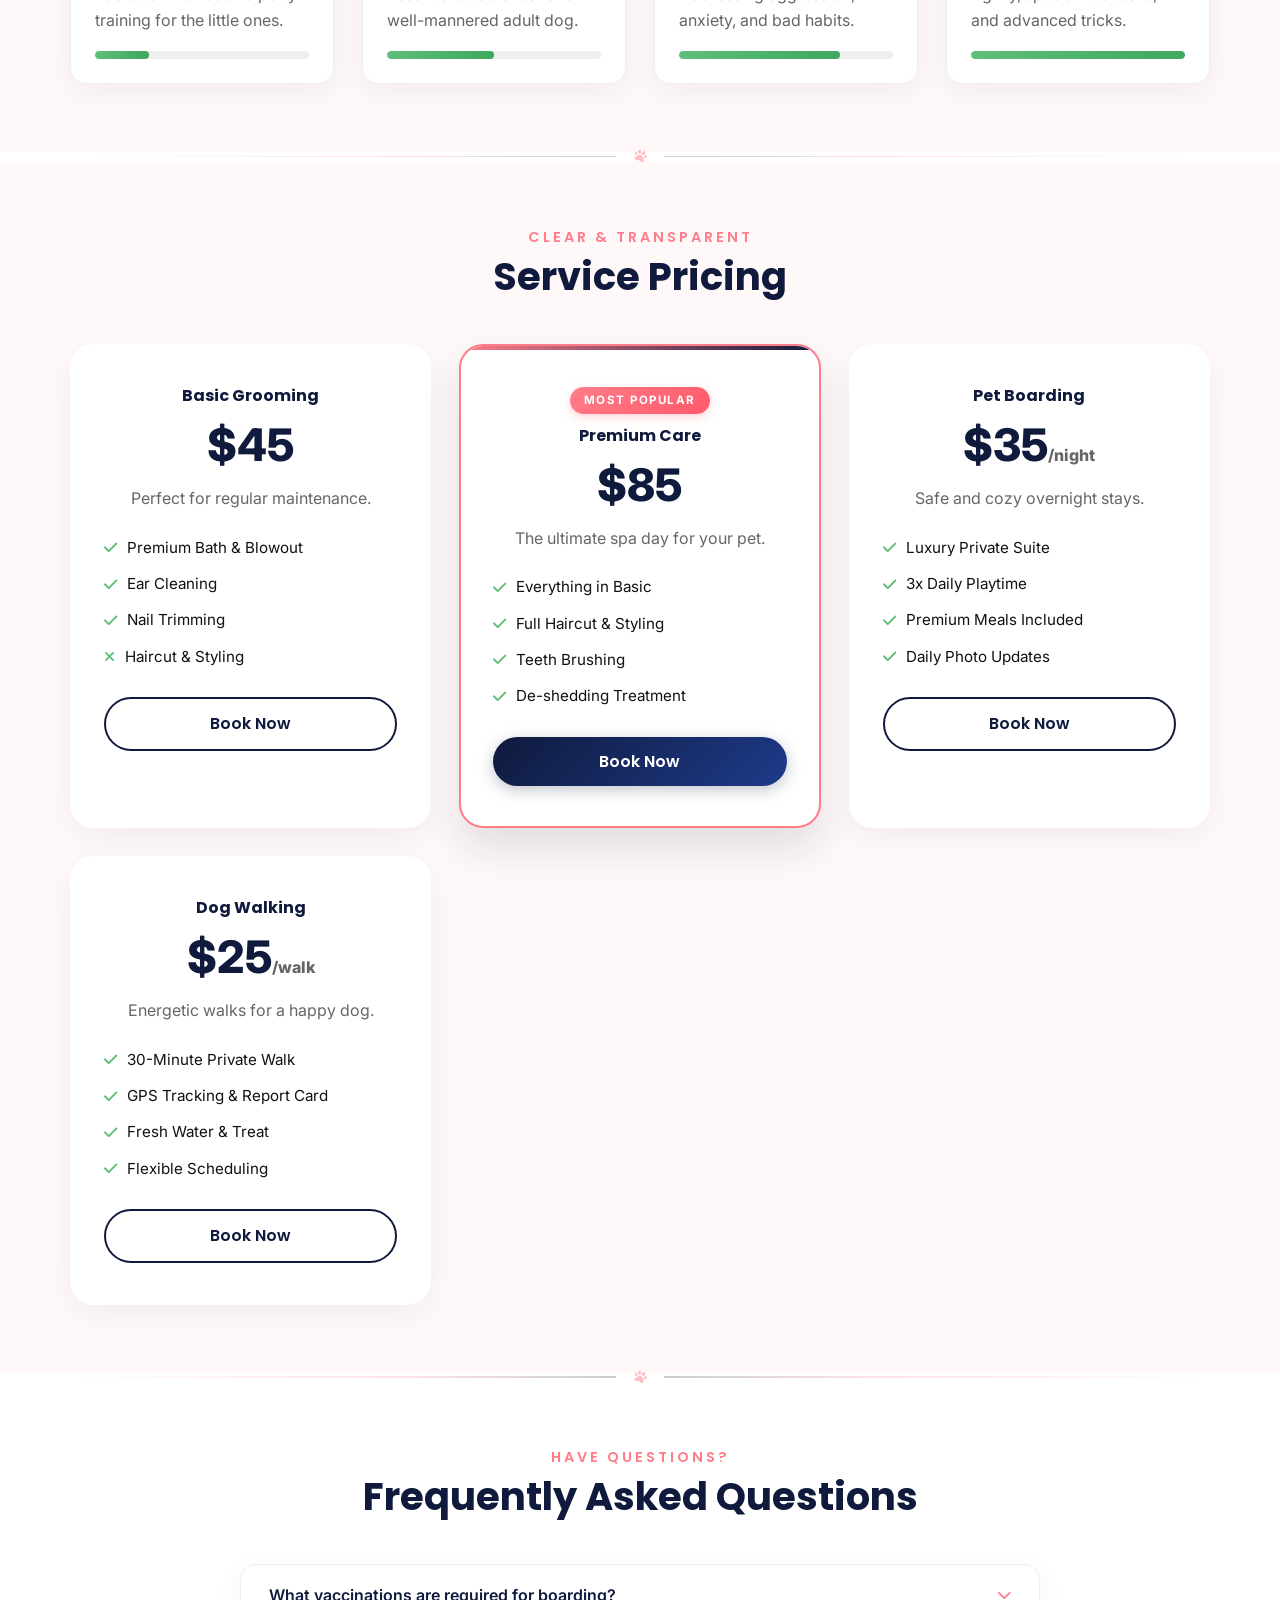
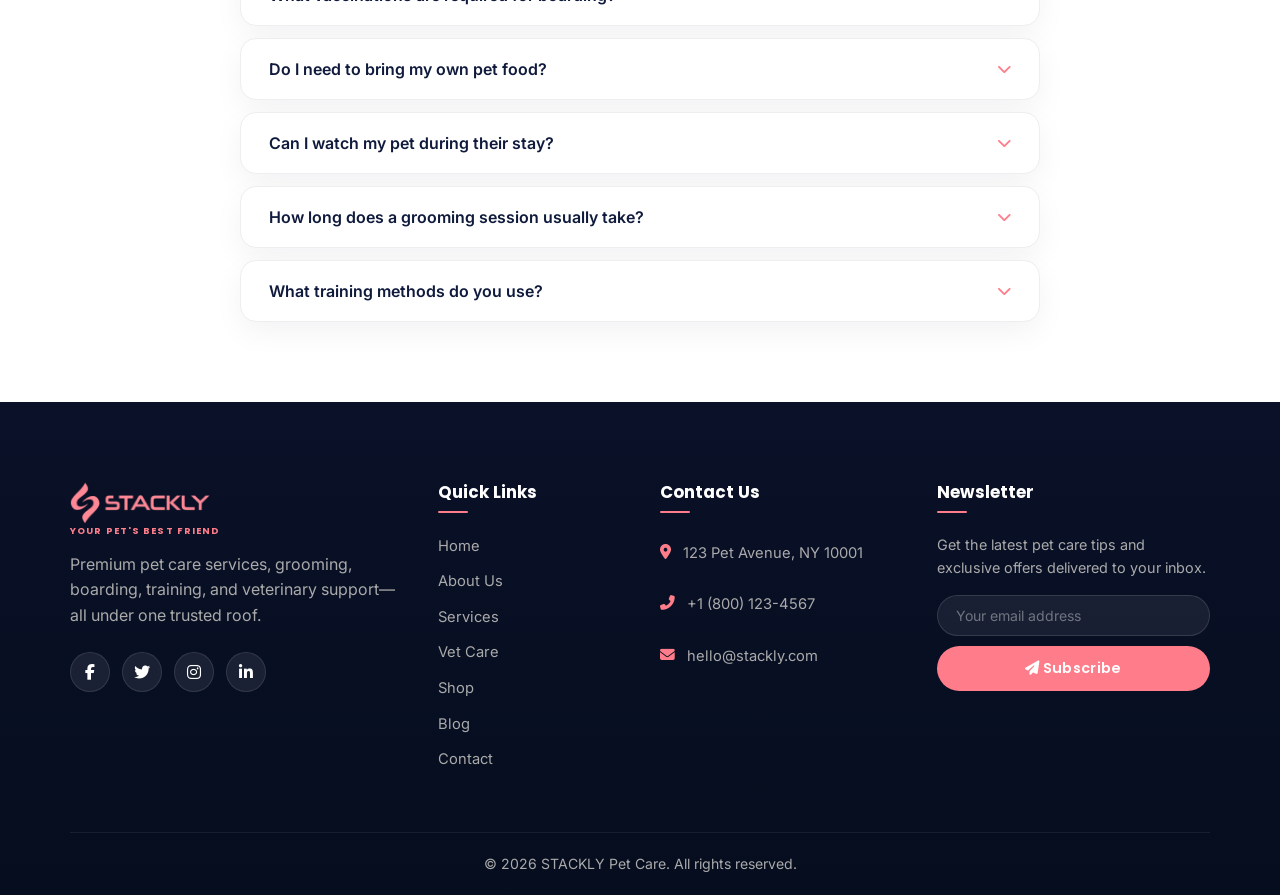
<file: services.html>
<!DOCTYPE html>
<html lang="en">
<head>
    <meta charset="UTF-8">
    <meta name="viewport" content="width=device-width, initial-scale=1.0">
    <title>Services | STACKLY Premium Pet Care</title>
    <link rel="preconnect" href="https://fonts.googleapis.com">
    <link rel="preconnect" href="https://fonts.gstatic.com" crossorigin>
    <link href="https://fonts.googleapis.com/css2?family=Inter:wght@300;400;500;600&family=Poppins:wght@500;600;700;800&display=swap" rel="stylesheet">
    <link rel="stylesheet" href="https://cdnjs.cloudflare.com/ajax/libs/font-awesome/6.4.0/css/all.min.css">
    <link rel="stylesheet" href="styles.css">
</head>
<body>
    <div id="preloader" class="preloader"><div class="paw-loader"><i class="fas fa-paw"></i></div></div>

    <nav class="navbar" id="navbar">
        <div class="container nav-container">
            <a href="index.html" class="logo">
                <img src="src/images/stackly-logo.webp" alt="STACKLY" class="logo-img">
                <span class="logo-tagline">Your Pet's Best Friend</span>
            </a>
            <ul class="nav-menu" id="nav-menu">
                <li><a href="index.html" class="nav-link">Home</a></li>
                <li><a href="about.html" class="nav-link">About</a></li>
                <li><a href="services.html" class="nav-link">Services</a></li>
                <li><a href="shop.html" class="nav-link">Shop</a></li>
                <li><a href="vet-care.html" class="nav-link">Vet Care</a></li>
                <li><a href="blog.html" class="nav-link">Blog</a></li>
                <li><a href="contact.html" class="nav-link">Contact</a></li>
                <li class="nav-buttons-mobile">
                    <a href="login.html" class="btn btn-outline">Login</a>
                    <a href="signup.html" class="btn btn-primary">Sign Up</a>
                </li>
            </ul>
            <div class="nav-buttons desktop-only">
                <button id="theme-toggle" class="theme-toggle" aria-label="Toggle Dark Mode"><i class="fas fa-moon"></i></button>
                <a href="login.html" class="btn btn-outline btn-sm">Login</a>
                <a href="signup.html" class="btn btn-primary">Sign Up</a>
            </div>
            <div class="hamburger" id="hamburger"><span class="bar"></span><span class="bar"></span><span class="bar"></span></div>
        </div>
    </nav>

    <header class="page-header">
        <div class="banner-bg" style="background-image:url('src/images/dog-field.webp');"></div>
        <div class="banner-overlay"></div>
        <i class="fas fa-paw banner-paw" style="top:14%;left:5%;font-size:4.5rem;animation-delay:0s;"></i>
        <i class="fas fa-paw banner-paw" style="top:65%;left:14%;font-size:3rem;animation-delay:1.8s;"></i>
        <i class="fas fa-cut banner-paw" style="top:22%;right:8%;font-size:3.5rem;animation-delay:0.8s;"></i>
        <i class="fas fa-paw banner-paw" style="bottom:22%;right:10%;font-size:4rem;animation-delay:3s;"></i>
        <i class="fas fa-bone banner-paw" style="top:45%;left:48%;font-size:5.5rem;animation-delay:5s;opacity:0.04;"></i>
        <div class="container reveal">
            <div class="breadcrumb">
                <a href="index.html"><i class="fas fa-home"></i> Home</a>
                <span class="bc-sep">/</span>
                <span class="bc-current">Services</span>
            </div>
            <div class="banner-badge"><i class="fas fa-star"></i> All-In-One Pet Care</div>
            <h1 class="title">Our Services</h1>
            <p>From luxury grooming and boarding to expert vet consultations and professional training — premium care solutions for every pet's needs.</p>
            <div class="banner-stats">
                <div class="banner-stat">
                    <span class="banner-stat-value">9</span>
                    <span class="banner-stat-label">Services Offered</span>
                </div>
                <div class="banner-stat-sep"></div>
                <div class="banner-stat">
                    <span class="banner-stat-value">500+</span>
                    <span class="banner-stat-label">Monthly Bookings</span>
                </div>
                <div class="banner-stat-sep"></div>
                <div class="banner-stat">
                    <span class="banner-stat-value">Certified</span>
                    <span class="banner-stat-label">Professionals</span>
                </div>
                <div class="banner-stat-sep"></div>
                <div class="banner-stat">
                    <span class="banner-stat-value">4.9 ★</span>
                    <span class="banner-stat-label">Average Rating</span>
                </div>
            </div>
            <div class="banner-cta">
                <a href="404.html" class="btn btn-primary"><i class="fas fa-calendar-check"></i> Book a Service</a>
                <a href="404.html" class="btn btn-ghost"><i class="fas fa-stethoscope"></i> Vet Care</a>
            </div>
        </div>
    </header>

    <div class="section-divider"><i class="fas fa-paw"></i></div>

    <section id="services" class="services bg-light">
        <div class="container">
            <div class="services-grid">
                <div class="service-card reveal">
                    <div class="service-icon"><i class="fas fa-cut"></i></div>
                    <h4>Pet Grooming</h4>
                    <p>Luxurious baths, styling, and nail trims for your pet.</p>
                    <a href="404.html" class="btn-link">Learn More <i class="fas fa-arrow-right"></i></a>
                </div>
                <div class="service-card reveal" style="transition-delay: 100ms;">
                    <div class="service-icon"><i class="fas fa-home"></i></div>
                    <h4>Pet Boarding</h4>
                    <p>Comfortable and safe stays while you're away.</p>
                    <a href="404.html" class="btn-link">Learn More <i class="fas fa-arrow-right"></i></a>
                </div>
                <div class="service-card reveal" style="transition-delay: 200ms;">
                    <div class="service-icon"><i class="fas fa-couch"></i></div>
                    <h4>Pet Sitting</h4>
                    <p>In-home care for maximum comfort and routine.</p>
                    <a href="404.html" class="btn-link">Learn More <i class="fas fa-arrow-right"></i></a>
                </div>
                <div class="service-card reveal" style="transition-delay: 300ms;">
                    <div class="service-icon"><i class="fas fa-walking"></i></div>
                    <h4>Pet Walking</h4>
                    <p>Daily exercise to keep your pet active and happy.</p>
                    <a href="404.html" class="btn-link">Learn More <i class="fas fa-arrow-right"></i></a>
                </div>
                <div class="service-card reveal" style="transition-delay: 400ms;">
                    <div class="service-icon"><i class="fas fa-bone"></i></div>
                    <h4>Pet Training</h4>
                    <p>Positive reinforcement training for better behavior.</p>
                    <a href="404.html" class="btn-link">Learn More <i class="fas fa-arrow-right"></i></a>
                </div>
                <div class="service-card reveal" style="transition-delay: 500ms;">
                    <div class="service-icon"><i class="fas fa-stethoscope"></i></div>
                    <h4>Vet Consultation</h4>
                    <p>Expert medical advice from certified veterinarians.</p>
                    <a href="404.html" class="btn-link">Learn More <i class="fas fa-arrow-right"></i></a>
                </div>
            </div>
        </div>
    </section>

    <div class="section-divider"><i class="fas fa-paw"></i></div>

    <section class="grooming-details">
        <div class="container">
            <div class="section-header text-center reveal">
                <h2 class="subtitle">Pamper Your Pet</h2>
                <h3 class="title">Our Grooming Packages</h3>
            </div>
            <div class="about-container">
                <div class="about-visual reveal reveal-left">
                    <img src="src/images/golden-retriever.webp" alt="Dog getting groomed" loading="lazy" style="width: 100%; border-radius: var(--radius-lg); box-shadow: var(--shadow-hover);">
                </div>
                <div class="about-content reveal reveal-right">
                    <h4>A Spa Day for Your Furry Friend</h4>
                    <p>Our professional groomers use high-quality, pet-safe products to ensure your pet not only looks great but feels great too. We cater to all breeds and sizes, providing a calm and comfortable environment.</p>
                    <div class="stats-grid" style="grid-template-columns: 1fr 1fr;">
                        <div class="stat-item"><h5>Basic Grooming</h5><p>Includes bath, blowout, nail trim, and ear cleaning.</p></div>
                        <div class="stat-item"><h5>Premium Grooming</h5><p>Includes all basic services plus a full haircut, styling, teeth brushing, and de-shedding treatment.</p></div>
                    </div>
                    <a href="404.html" class="btn btn-primary mt-2">Book a Grooming Session</a>
                </div>
            </div>
        </div>
    </section>

    <div class="section-divider"><i class="fas fa-paw"></i></div>

    <section class="boarding">
        <div class="container">
            <div class="boarding-content reveal">
                <h2 class="subtitle">Premium Boarding</h2>
                <h3 class="title">A Vacation for Your Pet</h3>
                <p>Our luxury boarding suites offer the ultimate comfort, complete with daily exercise, specialized feeding schedules, and 24/7 monitoring. You will receive live updates so you never have to miss a moment.</p>
                <ul class="boarding-features">
                    <li><i class="fas fa-check"></i> Luxury Rooms &amp; Beds</li>
                    <li><i class="fas fa-check"></i> Daily Exercise &amp; Playtime</li>
                    <li><i class="fas fa-check"></i> Live Video Updates</li>
                    <li><i class="fas fa-check"></i> 24/7 Monitoring</li>
                </ul>
                <a href="404.html" class="btn btn-primary mt-2">Reserve a Room</a>
            </div>
            <div class="boarding-gallery reveal reveal-right">
                <img src="src/images/dogs-running.webp" alt="Pet Boarding" class="main-b-img" loading="lazy">
            </div>
        </div>
    </section>

    <div class="section-divider"><i class="fas fa-paw"></i></div>

    <section class="training bg-light">
        <div class="container">
            <div class="section-header text-center reveal">
                <h2 class="subtitle">Pet Training</h2>
                <h3 class="title">Unlock Your Pet's Potential</h3>
            </div>
            <div class="training-grid">
                <div class="training-card reveal">
                    <img src="src/images/dog-running.webp" alt="Puppy Training" loading="lazy">
                    <div class="tc-content">
                        <h4>Puppy Training</h4>
                        <p>Basic commands and potty training for the little ones.</p>
                        <div class="progress-bar"><div class="progress" style="width: 25%"></div></div>
                    </div>
                </div>
                <div class="training-card reveal" style="transition-delay: 100ms;">
                    <img src="src/images/golden-retriever-2.webp" alt="Obedience Training" loading="lazy">
                    <div class="tc-content">
                        <h4>Obedience Training</h4>
                        <p>Essential obedience for a well-mannered adult dog.</p>
                        <div class="progress-bar"><div class="progress" style="width: 50%"></div></div>
                    </div>
                </div>
                <div class="training-card reveal" style="transition-delay: 200ms;">
                    <img src="src/images/dogs-playing.webp" alt="Behavior Correction" loading="lazy">
                    <div class="tc-content">
                        <h4>Behavior Correction</h4>
                        <p>Addressing aggression, anxiety, and bad habits.</p>
                        <div class="progress-bar"><div class="progress" style="width: 75%"></div></div>
                    </div>
                </div>
                <div class="training-card reveal" style="transition-delay: 300ms;">
                    <img src="src/images/dog-hero.webp" alt="Advanced Training" loading="lazy">
                    <div class="tc-content">
                        <h4>Advanced Training</h4>
                        <p>Agility, specialized tasks, and advanced tricks.</p>
                        <div class="progress-bar"><div class="progress" style="width: 100%"></div></div>
                    </div>
                </div>
            </div>
        </div>
    </section>

    <div class="section-divider"><i class="fas fa-paw"></i></div>

    <section class="pricing bg-light">
        <div class="container">
            <div class="section-header text-center reveal">
                <h2 class="subtitle">Clear & Transparent</h2>
                <h3 class="title">Service Pricing</h3>
            </div>
            <div class="pricing-grid">
                <div class="pricing-card reveal">
                    <h4>Basic Grooming</h4>
                    <div class="price-tag">$45</div>
                    <p>Perfect for regular maintenance.</p>
                    <ul class="mt-3">
                        <li><i class="fas fa-check"></i> Premium Bath & Blowout</li>
                        <li><i class="fas fa-check"></i> Ear Cleaning</li>
                        <li><i class="fas fa-check"></i> Nail Trimming</li>
                        <li><i class="fas fa-times text-danger"></i> Haircut & Styling</li>
                    </ul>
                    <a href="404.html" class="btn btn-outline btn-block mt-3">Book Now</a>
                </div>
                <div class="pricing-card featured reveal" style="transition-delay: 100ms;">
                    <span class="popular-badge">MOST POPULAR</span>
                    <h4>Premium Care</h4>
                    <div class="price-tag">$85</div>
                    <p>The ultimate spa day for your pet.</p>
                    <ul class="mt-3">
                        <li><i class="fas fa-check"></i> Everything in Basic</li>
                        <li><i class="fas fa-check"></i> Full Haircut & Styling</li>
                        <li><i class="fas fa-check"></i> Teeth Brushing</li>
                        <li><i class="fas fa-check"></i> De-shedding Treatment</li>
                    </ul>
                    <a href="404.html" class="btn btn-primary btn-block mt-3">Book Now</a>
                </div>
                <div class="pricing-card reveal" style="transition-delay: 200ms;">
                    <h4>Pet Boarding</h4>
                    <div class="price-tag">$35<span style="font-size: 1rem; color: var(--text-neutral);">/night</span></div>
                    <p>Safe and cozy overnight stays.</p>
                    <ul class="mt-3">
                        <li><i class="fas fa-check"></i> Luxury Private Suite</li>
                        <li><i class="fas fa-check"></i> 3x Daily Playtime</li>
                        <li><i class="fas fa-check"></i> Premium Meals Included</li>
                        <li><i class="fas fa-check"></i> Daily Photo Updates</li>
                    </ul>
                    <a href="404.html" class="btn btn-outline btn-block mt-3">Book Now</a>
                </div>
                <div class="pricing-card reveal" style="transition-delay: 300ms;">
                    <h4>Dog Walking</h4>
                    <div class="price-tag">$25<span style="font-size: 1rem; color: var(--text-neutral);">/walk</span></div>
                    <p>Energetic walks for a happy dog.</p>
                    <ul class="mt-3">
                        <li><i class="fas fa-check"></i> 30-Minute Private Walk</li>
                        <li><i class="fas fa-check"></i> GPS Tracking & Report Card</li>
                        <li><i class="fas fa-check"></i> Fresh Water & Treat</li>
                        <li><i class="fas fa-check"></i> Flexible Scheduling</li>
                    </ul>
                    <a href="404.html" class="btn btn-outline btn-block mt-3">Book Now</a>
                </div>
            </div>
        </div>
    </section>

    <div class="section-divider"><i class="fas fa-paw"></i></div>

    <section class="faq">
        <div class="container">
            <div class="section-header text-center reveal">
                <h2 class="subtitle">Have Questions?</h2>
                <h3 class="title">Frequently Asked Questions</h3>
            </div>
            <div class="faq-accordion reveal">
                <div class="faq-item">
                    <button class="faq-question">What vaccinations are required for boarding? <i class="fas fa-chevron-down"></i></button>
                    <div class="faq-answer">
                        <p>For the safety of all pets, we require up-to-date Rabies, Distemper, and Bordetella vaccinations for dogs. Cats must have current FVRCP and Rabies vaccines. Proof of vaccination must be provided prior to check-in.</p>
                    </div>
                </div>
                <div class="faq-item">
                    <button class="faq-question">Do I need to bring my own pet food? <i class="fas fa-chevron-down"></i></button>
                    <div class="faq-answer">
                        <p>While we provide high-quality, easily digestible house food, we highly recommend bringing your pet's regular food to prevent any gastrointestinal upset caused by a sudden change in diet.</p>
                    </div>
                </div>
                <div class="faq-item">
                    <button class="faq-question">Can I watch my pet during their stay? <i class="fas fa-chevron-down"></i></button>
                    <div class="faq-answer">
                        <p>Yes! Our premium boarding suites come equipped with 24/7 webcams that you can access through our mobile app, allowing you to check in on your furry friend anytime.</p>
                    </div>
                </div>
                <div class="faq-item">
                    <button class="faq-question">How long does a grooming session usually take? <i class="fas fa-chevron-down"></i></button>
                    <div class="faq-answer">
                        <p>A standard grooming session takes between 2 to 4 hours depending on the size of your pet, the condition of their coat, and the specific services requested. We will text you 30 minutes before they are ready for pickup.</p>
                    </div>
                </div>
                <div class="faq-item">
                    <button class="faq-question">What training methods do you use? <i class="fas fa-chevron-down"></i></button>
                    <div class="faq-answer">
                        <p>We exclusively use positive reinforcement techniques. Our trainers focus on rewarding good behavior with treats, praise, and toys to build a strong, positive relationship between you and your pet. We do not use punitive methods like shock collars or choke chains.</p>
                    </div>
                </div>
            </div>
        </div>
    </section>

    <!-- Footer -->
    <footer class="footer">
        <div class="container">
            <div class="footer-grid">
                <div class="footer-brand">
                    <a href="index.html" class="logo text-white">
                        <img src="src/images/stackly-logo.webp" alt="STACKLY" class="logo-img">
                        <span class="logo-tagline">Your Pet's Best Friend</span>
                    </a>
                    <p class="mt-2">Premium pet care services, grooming, boarding, training, and veterinary support—all under one trusted roof.</p>
                    <div class="social-icons mt-3">
                        <a href="404.html"><i class="fab fa-facebook-f"></i></a>
                        <a href="404.html"><i class="fab fa-twitter"></i></a>
                        <a href="404.html"><i class="fab fa-instagram"></i></a>
                        <a href="404.html"><i class="fab fa-linkedin-in"></i></a>
                    </div>
                </div>
                <div class="footer-links">
                    <h4>Quick Links</h4>
                    <ul>
                        <li><a href="index.html">Home</a></li>
                        <li><a href="about.html">About Us</a></li>
                        <li><a href="services.html">Services</a></li>
                        <li><a href="vet-care.html">Vet Care</a></li>
                        <li><a href="shop.html">Shop</a></li>
                        <li><a href="blog.html">Blog</a></li>
                        <li><a href="contact.html">Contact</a></li>
                    </ul>
                </div>
                <div class="footer-contact">
                    <h4>Contact Us</h4>
                    <ul>
                        <li><i class="fas fa-map-marker-alt"></i> 123 Pet Avenue, NY 10001</li>
                        <li><i class="fas fa-phone-alt"></i> +1 (800) 123-4567</li>
                        <li><i class="fas fa-envelope"></i> hello@stackly.com</li>
                    </ul>
                </div>
                <div class="footer-newsletter">
                    <h4>Newsletter</h4>
                    <p>Get the latest pet care tips and exclusive offers delivered to your inbox.</p>
                    <form class="newsletter-form" onsubmit="event.preventDefault(); window.showToast && showToast('Thank you for subscribing!', 'success');">
                        <input type="email" placeholder="Your email address" required>
                        <button type="submit"><i class="fas fa-paper-plane"></i> Subscribe</button>
                    </form>
                </div>
            </div>
            <div class="footer-bottom">
                <p>&copy; 2026 STACKLY Pet Care. All rights reserved.</p>
            </div>
        </div>
    </footer>
    <button id="back-to-top" class="back-to-top" aria-label="Back to top">
        <i class="fas fa-chevron-up"></i>
    </button>
    <script src="script.js"></script>
</body>
</html>
</file>
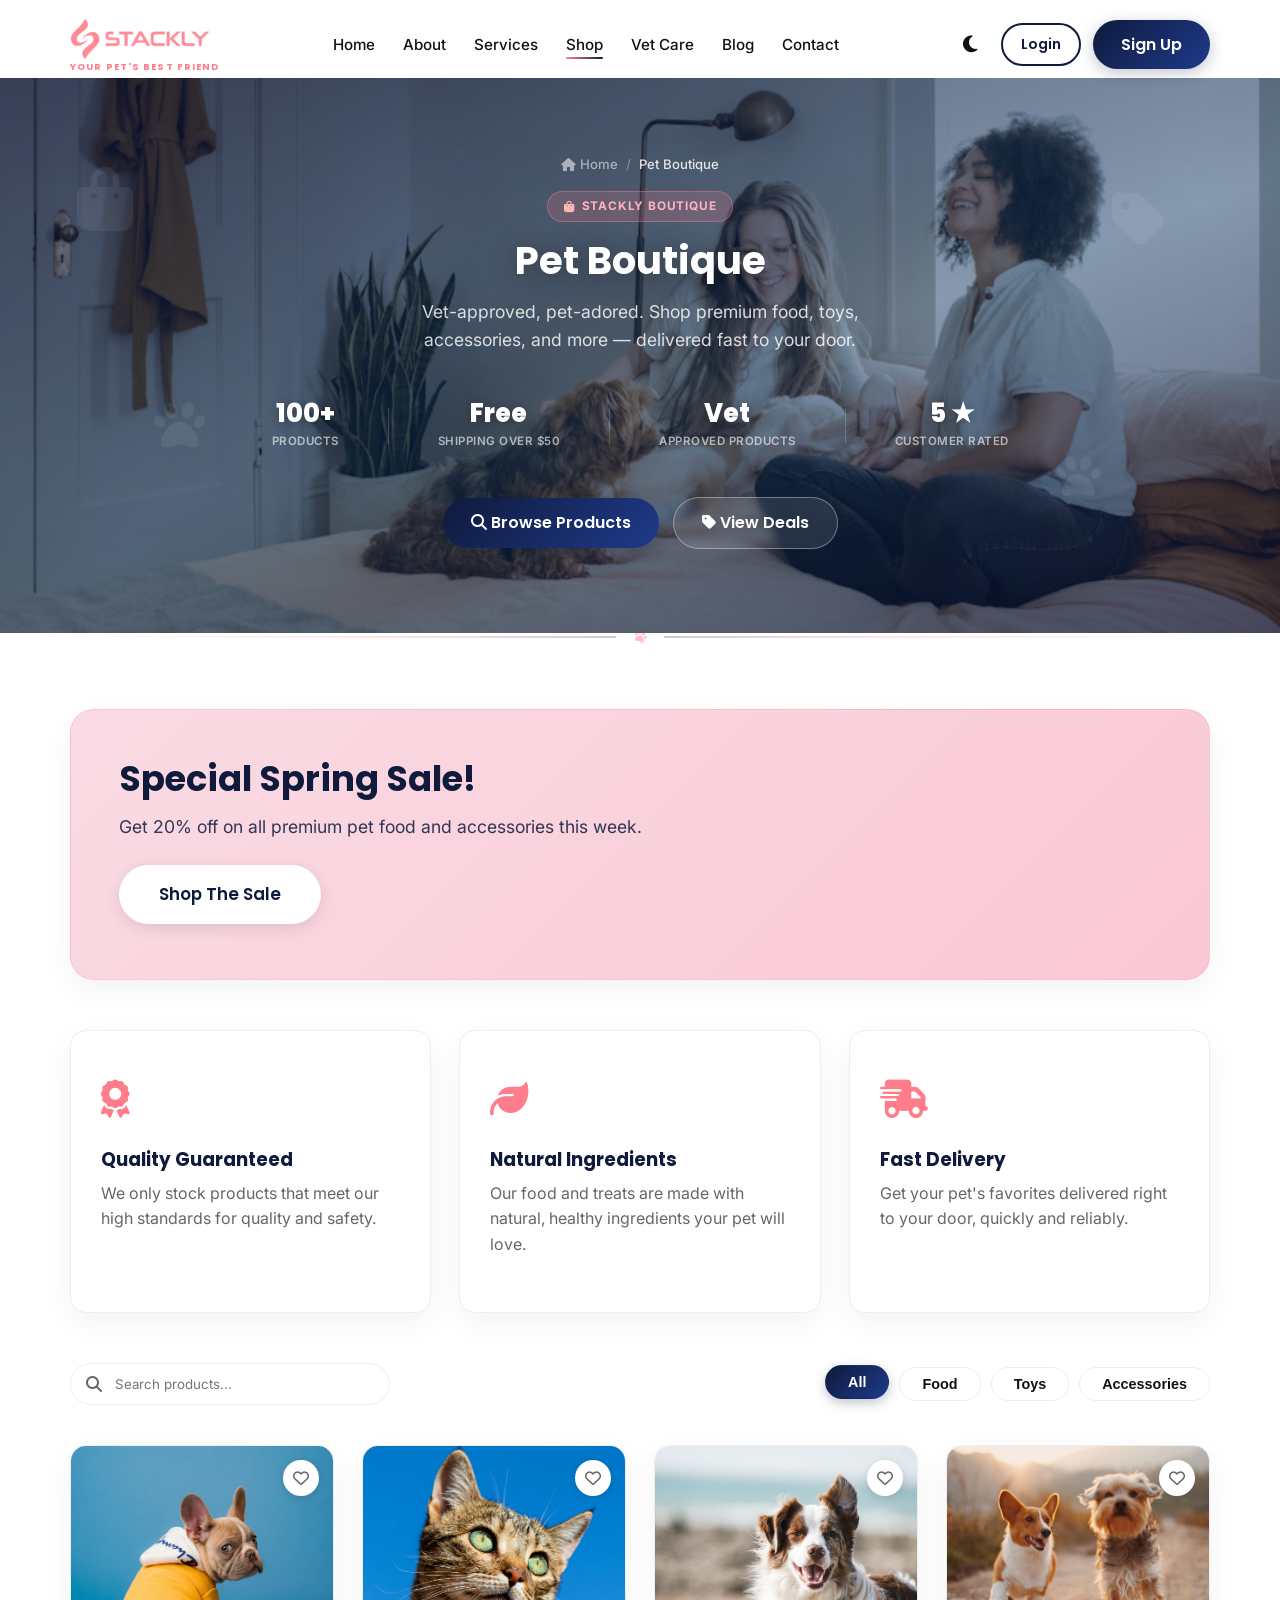
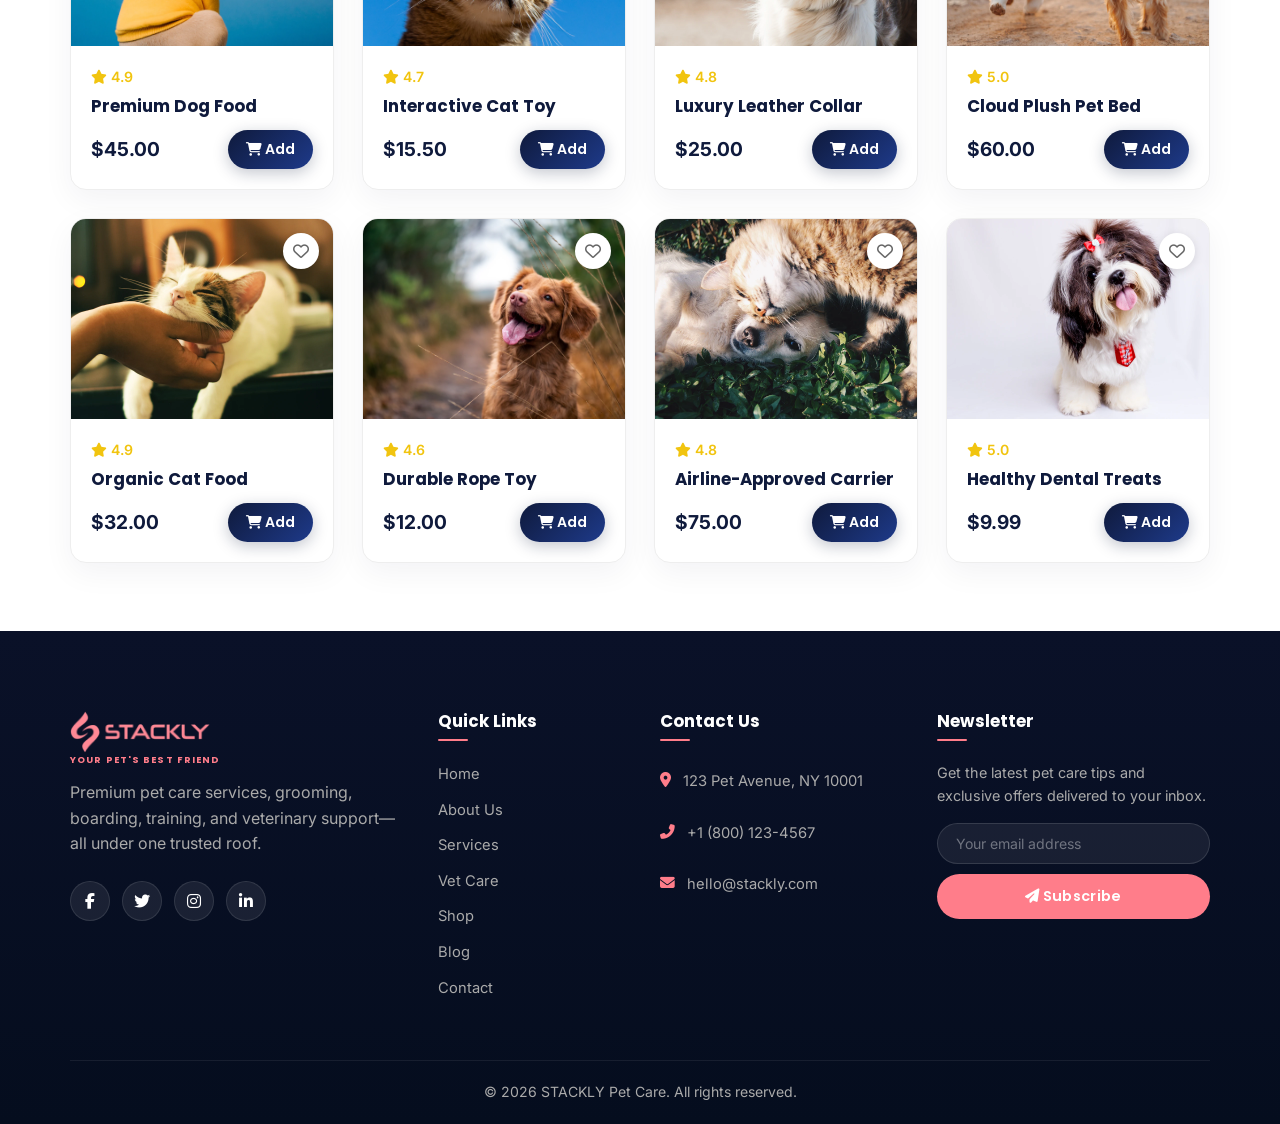
<file: shop.html>
<!DOCTYPE html>
<html lang="en">
<head>
    <meta charset="UTF-8">
    <meta name="viewport" content="width=device-width, initial-scale=1.0">
    <title>Shop | STACKLY Premium Pet Care</title>
    <link rel="preconnect" href="https://fonts.googleapis.com">
    <link rel="preconnect" href="https://fonts.gstatic.com" crossorigin>
    <link href="https://fonts.googleapis.com/css2?family=Inter:wght@300;400;500;600&family=Poppins:wght@500;600;700;800&display=swap" rel="stylesheet">
    <link rel="stylesheet" href="https://cdnjs.cloudflare.com/ajax/libs/font-awesome/6.4.0/css/all.min.css">
    <link rel="stylesheet" href="styles.css">
</head>
<body>
    <div id="preloader" class="preloader"><div class="paw-loader"><i class="fas fa-paw"></i></div></div>

    <nav class="navbar" id="navbar">
        <div class="container nav-container">
            <a href="index.html" class="logo">
                <img src="src/images/stackly-logo.webp" alt="STACKLY" class="logo-img">
                <span class="logo-tagline">Your Pet's Best Friend</span>
            </a>
            <ul class="nav-menu" id="nav-menu">
                <li><a href="index.html" class="nav-link">Home</a></li>
                <li><a href="about.html" class="nav-link">About</a></li>
                <li><a href="services.html" class="nav-link">Services</a></li>
                <li><a href="shop.html" class="nav-link">Shop</a></li>
                <li><a href="vet-care.html" class="nav-link">Vet Care</a></li>
                <li><a href="blog.html" class="nav-link">Blog</a></li>
                <li><a href="contact.html" class="nav-link">Contact</a></li>
                <li class="nav-buttons-mobile">
                    <a href="login.html" class="btn btn-outline">Login</a>
                    <a href="signup.html" class="btn btn-primary">Sign Up</a>
                </li>
            </ul>
            <div class="nav-buttons desktop-only">
                <button id="theme-toggle" class="theme-toggle" aria-label="Toggle Dark Mode"><i class="fas fa-moon"></i></button>
                <a href="login.html" class="btn btn-outline btn-sm">Login</a>
                <a href="signup.html" class="btn btn-primary">Sign Up</a>
            </div>
            <div class="hamburger" id="hamburger"><span class="bar"></span><span class="bar"></span><span class="bar"></span></div>
        </div>
    </nav>

    <header class="page-header">
        <div class="banner-bg" style="background-image:url('src/images/pet-shop.webp');"></div>
        <div class="banner-overlay"></div>
        <i class="fas fa-shopping-bag banner-paw" style="top:16%;left:6%;font-size:4rem;animation-delay:0s;"></i>
        <i class="fas fa-paw banner-paw" style="top:58%;left:12%;font-size:3.2rem;animation-delay:2s;"></i>
        <i class="fas fa-tag banner-paw" style="top:20%;right:9%;font-size:3.8rem;animation-delay:1s;"></i>
        <i class="fas fa-paw banner-paw" style="bottom:24%;right:14%;font-size:2.8rem;animation-delay:3.2s;"></i>
        <i class="fas fa-gift banner-paw" style="top:42%;left:47%;font-size:5rem;animation-delay:4.5s;opacity:0.04;"></i>
        <div class="container reveal">
            <div class="breadcrumb">
                <a href="index.html"><i class="fas fa-home"></i> Home</a>
                <span class="bc-sep">/</span>
                <span class="bc-current">Pet Boutique</span>
            </div>
            <div class="banner-badge"><i class="fas fa-shopping-bag"></i> STACKLY Boutique</div>
            <h1 class="title">Pet Boutique</h1>
            <p>Vet-approved, pet-adored. Shop premium food, toys, accessories, and more — delivered fast to your door.</p>
            <div class="banner-stats">
                <div class="banner-stat">
                    <span class="banner-stat-value">100+</span>
                    <span class="banner-stat-label">Products</span>
                </div>
                <div class="banner-stat-sep"></div>
                <div class="banner-stat">
                    <span class="banner-stat-value">Free</span>
                    <span class="banner-stat-label">Shipping Over $50</span>
                </div>
                <div class="banner-stat-sep"></div>
                <div class="banner-stat">
                    <span class="banner-stat-value">Vet</span>
                    <span class="banner-stat-label">Approved Products</span>
                </div>
                <div class="banner-stat-sep"></div>
                <div class="banner-stat">
                    <span class="banner-stat-value">5 ★</span>
                    <span class="banner-stat-label">Customer Rated</span>
                </div>
            </div>
            <div class="banner-cta">
                <a href="404.html" class="btn btn-primary"><i class="fas fa-search"></i> Browse Products</a>
                <a href="404.html" class="btn btn-ghost"><i class="fas fa-tag"></i> View Deals</a>
            </div>
        </div>
    </header>

    <div class="section-divider"><i class="fas fa-paw"></i></div>

    <section id="shop" class="shop">
        <div class="container">
            <!-- Promo Banner -->
            <div class="promo-banner reveal">
                <div class="promo-content">
                    <h3>Special Spring Sale!</h3>
                    <p>Get 20% off on all premium pet food and accessories this week.</p>
                    <a href="404.html" class="btn btn-light btn-large">Shop The Sale</a>
                </div>
                <div class="promo-image" style="max-width: 300px; display: none;">
                    <!-- Hide on mobile via css if needed, leaving inline for simplicity -->
                </div>
            </div>

            <!-- Why Shop With Us -->
            <div class="features-shop-row" style="display: grid; grid-template-columns: repeat(3,1fr); gap: 28px; margin-bottom: 50px; overflow: visible;">
                <div class="feature-card">
                    <div class="feature-icon"><i class="fas fa-award"></i></div>
                    <h4>Quality Guaranteed</h4>
                    <p>We only stock products that meet our high standards for quality and safety.</p>
                </div>
                <div class="feature-card">
                    <div class="feature-icon"><i class="fas fa-leaf"></i></div>
                    <h4>Natural Ingredients</h4>
                    <p>Our food and treats are made with natural, healthy ingredients your pet will love.</p>
                </div>
                <div class="feature-card">
                    <div class="feature-icon"><i class="fas fa-shipping-fast"></i></div>
                    <h4>Fast Delivery</h4>
                    <p>Get your pet's favorites delivered right to your door, quickly and reliably.</p>
                </div>
            </div>

            <div class="shop-controls reveal">
                <div class="search-bar">
                    <input type="text" id="shop-search" placeholder="Search products...">
                    <i class="fas fa-search"></i>
                </div>
                <div class="filter-buttons">
                    <button class="filter-btn active" data-filter="all">All</button>
                    <button class="filter-btn" data-filter="food">Food</button>
                    <button class="filter-btn" data-filter="toys">Toys</button>
                    <button class="filter-btn" data-filter="accessories">Accessories</button>
                </div>
            </div>

            <div class="products-grid" id="products-grid">
                <div class="product-card reveal" data-category="food">
                    <a href="404.html" class="wishlist-btn"><i class="far fa-heart"></i></a>
                    <div class="product-img">
                        <img src="src/images/dog-running.webp" alt="Premium Dog Food" loading="lazy">
                    </div>
                    <div class="product-info">
                        <div class="rating"><i class="fas fa-star"></i> 4.9</div>
                        <h4>Premium Dog Food</h4>
                        <div class="price-row">
                            <span class="price">$45.00</span>
                            <a href="404.html" class="btn btn-sm btn-primary"><i class="fas fa-shopping-cart"></i> Add</a>
                        </div>
                    </div>
                </div>
                <div class="product-card reveal" data-category="toys">
                    <a href="404.html" class="wishlist-btn"><i class="far fa-heart"></i></a>
                    <div class="product-img">
                        <img src="src/images/cat-portrait.webp" alt="Interactive Cat Toy" loading="lazy">
                    </div>
                    <div class="product-info">
                        <div class="rating"><i class="fas fa-star"></i> 4.7</div>
                        <h4>Interactive Cat Toy</h4>
                        <div class="price-row">
                            <span class="price">$15.50</span>
                            <a href="404.html" class="btn btn-sm btn-primary"><i class="fas fa-shopping-cart"></i> Add</a>
                        </div>
                    </div>
                </div>
                <div class="product-card reveal" data-category="accessories">
                    <a href="404.html" class="wishlist-btn"><i class="far fa-heart"></i></a>
                    <div class="product-img">
                        <img src="src/images/dog-hero.webp" alt="Leather Collar" loading="lazy">
                    </div>
                    <div class="product-info">
                        <div class="rating"><i class="fas fa-star"></i> 4.8</div>
                        <h4>Luxury Leather Collar</h4>
                        <div class="price-row">
                            <span class="price">$25.00</span>
                            <a href="404.html" class="btn btn-sm btn-primary"><i class="fas fa-shopping-cart"></i> Add</a>
                        </div>
                    </div>
                </div>
                <div class="product-card reveal" data-category="accessories">
                    <a href="404.html" class="wishlist-btn"><i class="far fa-heart"></i></a>
                    <div class="product-img">
                        <img src="src/images/dogs-running.webp" alt="Plush Pet Bed" loading="lazy">
                    </div>
                    <div class="product-info">
                        <div class="rating"><i class="fas fa-star"></i> 5.0</div>
                        <h4>Cloud Plush Pet Bed</h4>
                        <div class="price-row">
                            <span class="price">$60.00</span>
                            <a href="404.html" class="btn btn-sm btn-primary"><i class="fas fa-shopping-cart"></i> Add</a>
                        </div>
                    </div>
                </div>
                <div class="product-card reveal" data-category="food">
                    <a href="404.html" class="wishlist-btn"><i class="far fa-heart"></i></a>
                    <div class="product-img">
                        <img src="src/images/cat-sitting.webp" alt="Organic Cat Food" loading="lazy">
                    </div>
                    <div class="product-info">
                        <div class="rating"><i class="fas fa-star"></i> 4.9</div>
                        <h4>Organic Cat Food</h4>
                        <div class="price-row">
                            <span class="price">$32.00</span>
                            <a href="404.html" class="btn btn-sm btn-primary"><i class="fas fa-shopping-cart"></i> Add</a>
                        </div>
                    </div>
                </div>
                <div class="product-card reveal" data-category="toys">
                    <a href="404.html" class="wishlist-btn"><i class="far fa-heart"></i></a>
                    <div class="product-img">
                        <img src="src/images/golden-retriever-2.webp" alt="Rope Toy" loading="lazy">
                    </div>
                    <div class="product-info">
                        <div class="rating"><i class="fas fa-star"></i> 4.6</div>
                        <h4>Durable Rope Toy</h4>
                        <div class="price-row">
                            <span class="price">$12.00</span>
                            <a href="404.html" class="btn btn-sm btn-primary"><i class="fas fa-shopping-cart"></i> Add</a>
                        </div>
                    </div>
                </div>
                <div class="product-card reveal" data-category="accessories">
                    <a href="404.html" class="wishlist-btn"><i class="far fa-heart"></i></a>
                    <div class="product-img">
                        <img src="src/images/dogs-playing.webp" alt="Travel Carrier" loading="lazy">
                    </div>
                    <div class="product-info">
                        <div class="rating"><i class="fas fa-star"></i> 4.8</div>
                        <h4>Airline-Approved Carrier</h4>
                        <div class="price-row">
                            <span class="price">$75.00</span>
                            <a href="404.html" class="btn btn-sm btn-primary"><i class="fas fa-shopping-cart"></i> Add</a>
                        </div>
                    </div>
                </div>
                <div class="product-card reveal" data-category="food">
                    <a href="404.html" class="wishlist-btn"><i class="far fa-heart"></i></a>
                    <div class="product-img">
                        <img src="src/images/pet-accessories.webp" alt="Healthy Treats" loading="lazy">
                    </div>
                    <div class="product-info">
                        <div class="rating"><i class="fas fa-star"></i> 5.0</div>
                        <h4>Healthy Dental Treats</h4>
                        <div class="price-row">
                            <span class="price">$9.99</span>
                            <a href="404.html" class="btn btn-sm btn-primary"><i class="fas fa-shopping-cart"></i> Add</a>
                        </div>
                    </div>
                </div>
            </div>
        </div>
    </section>

    <!-- Footer -->
    <footer class="footer">
        <div class="container">
            <div class="footer-grid">
                <div class="footer-brand">
                    <a href="index.html" class="logo text-white">
                        <img src="src/images/stackly-logo.webp" alt="STACKLY" class="logo-img">
                        <span class="logo-tagline">Your Pet's Best Friend</span>
                    </a>
                    <p class="mt-2">Premium pet care services, grooming, boarding, training, and veterinary support—all under one trusted roof.</p>
                    <div class="social-icons mt-3">
                        <a href="404.html"><i class="fab fa-facebook-f"></i></a>
                        <a href="404.html"><i class="fab fa-twitter"></i></a>
                        <a href="404.html"><i class="fab fa-instagram"></i></a>
                        <a href="404.html"><i class="fab fa-linkedin-in"></i></a>
                    </div>
                </div>
                <div class="footer-links">
                    <h4>Quick Links</h4>
                    <ul>
                        <li><a href="index.html">Home</a></li>
                        <li><a href="about.html">About Us</a></li>
                        <li><a href="services.html">Services</a></li>
                        <li><a href="vet-care.html">Vet Care</a></li>
                        <li><a href="shop.html">Shop</a></li>
                        <li><a href="blog.html">Blog</a></li>
                        <li><a href="contact.html">Contact</a></li>
                    </ul>
                </div>
                <div class="footer-contact">
                    <h4>Contact Us</h4>
                    <ul>
                        <li><i class="fas fa-map-marker-alt"></i> 123 Pet Avenue, NY 10001</li>
                        <li><i class="fas fa-phone-alt"></i> +1 (800) 123-4567</li>
                        <li><i class="fas fa-envelope"></i> hello@stackly.com</li>
                    </ul>
                </div>
                <div class="footer-newsletter">
                    <h4>Newsletter</h4>
                    <p>Get the latest pet care tips and exclusive offers delivered to your inbox.</p>
                    <form class="newsletter-form" onsubmit="event.preventDefault(); window.showToast && showToast('Thank you for subscribing!', 'success');">
                        <input type="email" placeholder="Your email address" required>
                        <button type="submit"><i class="fas fa-paper-plane"></i> Subscribe</button>
                    </form>
                </div>
            </div>
            <div class="footer-bottom">
                <p>&copy; 2026 STACKLY Pet Care. All rights reserved.</p>
            </div>
        </div>
    </footer>
    <button id="back-to-top" class="back-to-top" aria-label="Back to top">
        <i class="fas fa-chevron-up"></i>
    </button>
    <script src="script.js"></script>
</body>
</html>
</file>
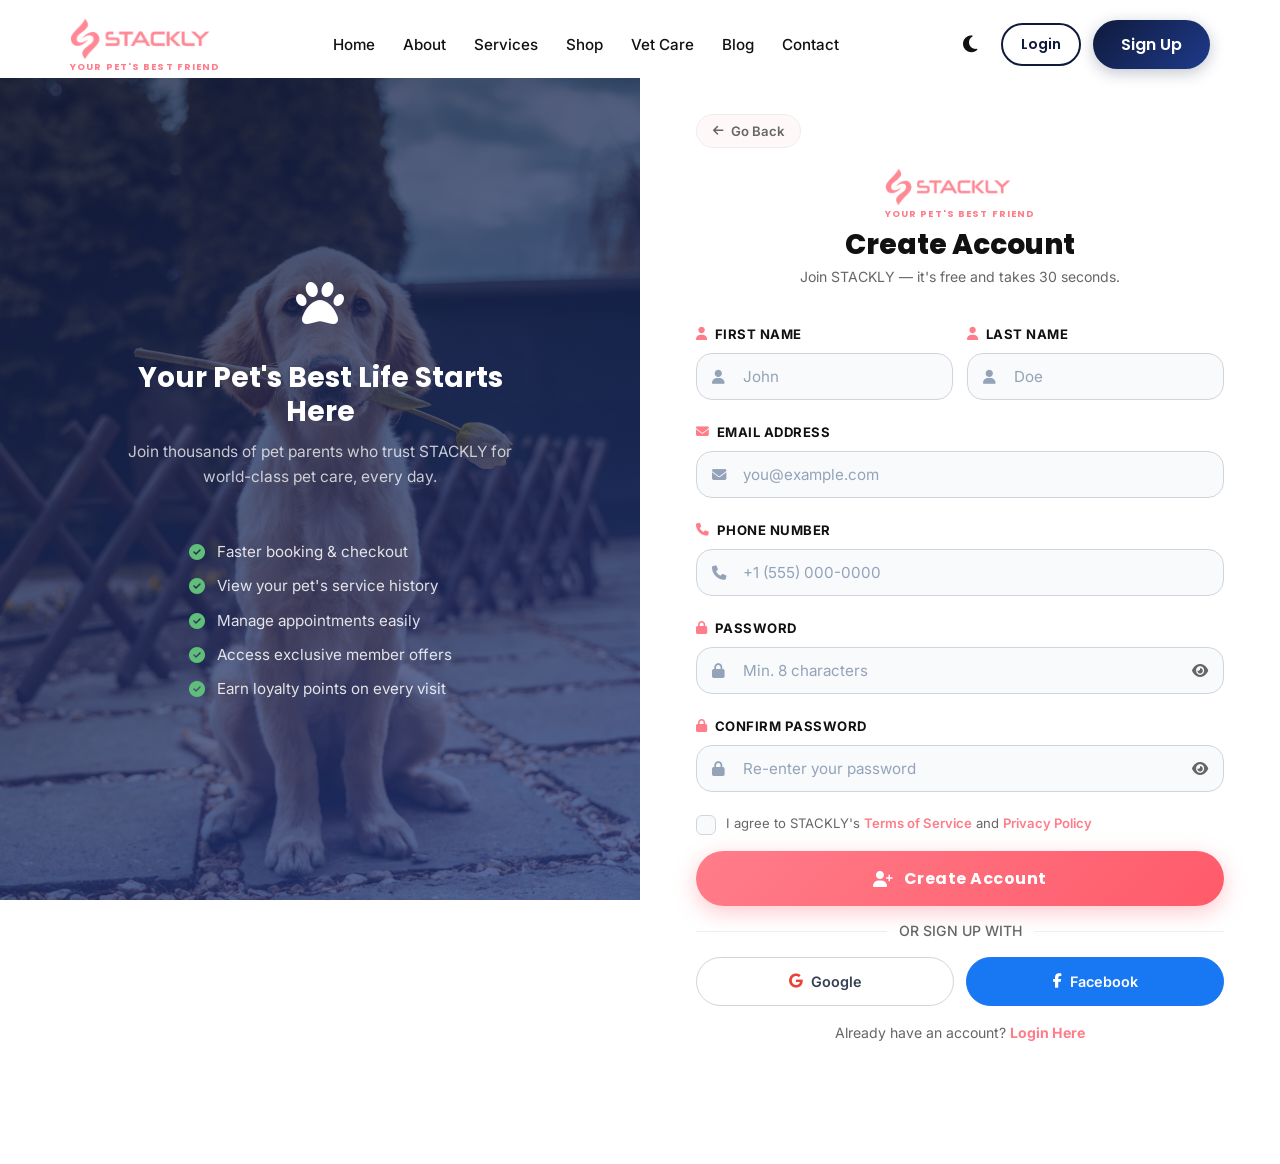
<file: signup.html>
<!DOCTYPE html>
<html lang="en">
<head>
    <meta charset="UTF-8">
    <meta name="viewport" content="width=device-width, initial-scale=1.0">
    <title>Create Account | STACKLY Premium Pet Care</title>
    <link rel="preconnect" href="https://fonts.googleapis.com">
    <link rel="preconnect" href="https://fonts.gstatic.com" crossorigin>
    <link href="https://fonts.googleapis.com/css2?family=Inter:wght@300;400;500;600&family=Poppins:wght@500;600;700;800&display=swap" rel="stylesheet">
    <link rel="stylesheet" href="https://cdnjs.cloudflare.com/ajax/libs/font-awesome/6.4.0/css/all.min.css">
    <link rel="stylesheet" href="styles.css">
    <style>
        /* ── Visual panel content centred vertically ─────────────────── */
        .auth-visual-content {
            display: flex;
            flex-direction: column;
            align-items: center;
            justify-content: center;
            gap: 0;
            width: 100%;
            max-width: 420px;
        }
        .auth-visual-content h2   { font-size: 1.75rem !important; margin-bottom: 12px !important; }
        .auth-visual-content > p  { font-size: 0.97rem !important; margin-bottom: 18px !important; opacity: .88; }
        .auth-visual-content ul   { margin-bottom: 0; }
        .auth-visual-content li   { margin-bottom: 10px !important; font-size: 0.95rem; }

        /* Two-column field row */
        .su-row {
            display: grid;
            grid-template-columns: 1fr 1fr;
            gap: 14px;
        }
        @media (max-width: 540px) { .su-row { grid-template-columns: 1fr; } }

        /* Password strength bar */
        .su-strength-wrap {
            margin-top: 6px;
            display: none;
        }
        .su-strength-wrap.show { display: block; }
        .su-strength-track {
            height: 5px;
            background: var(--border-color);
            border-radius: var(--radius-pill);
            overflow: hidden;
        }
        .su-strength-fill {
            height: 100%;
            width: 0;
            border-radius: var(--radius-pill);
            transition: width 0.35s ease, background 0.35s ease;
        }
        .su-strength-label {
            font-size: 0.72rem;
            font-weight: 600;
            margin-top: 4px;
            color: var(--text-neutral);
        }

        /* Terms checkbox */
        .su-terms-row {
            display: flex;
            align-items: flex-start;
            gap: 10px;
            margin: 4px 0 16px;
        }
        .su-terms-row .lf-checkbox-box { margin-top: 2px; flex-shrink: 0; }
        .su-terms-text {
            font-size: 0.82rem;
            color: var(--text-neutral);
            line-height: 1.5;
        }
        .su-terms-text a { color: var(--accent-color); font-weight: 600; text-decoration: none; }
        .su-terms-text a:hover { text-decoration: underline; }
        .su-terms-error {
            font-size: 0.76rem;
            color: #dc2626;
            font-weight: 600;
            display: none;
            align-items: center;
            gap: 4px;
            margin-top: -10px;
            margin-bottom: 10px;
        }
        .su-terms-error.show { display: flex; animation: slideErrorIn 0.22s ease; }
    </style>
</head>
<body>
    <div id="preloader" class="preloader"><div class="paw-loader"><i class="fas fa-paw"></i></div></div>

    <nav class="navbar" id="navbar">
        <div class="container nav-container">
            <a href="index.html" class="logo">
                <img src="src/images/stackly-logo.webp" alt="STACKLY" class="logo-img">
                <span class="logo-tagline">Your Pet's Best Friend</span>
            </a>
            <ul class="nav-menu" id="nav-menu">
                <li><a href="index.html" class="nav-link">Home</a></li>
                <li><a href="about.html" class="nav-link">About</a></li>
                <li><a href="services.html" class="nav-link">Services</a></li>
                <li><a href="shop.html" class="nav-link">Shop</a></li>
                <li><a href="vet-care.html" class="nav-link">Vet Care</a></li>
                <li><a href="blog.html" class="nav-link">Blog</a></li>
                <li><a href="contact.html" class="nav-link">Contact</a></li>
                <li class="nav-buttons-mobile">
                    <a href="login.html" class="btn btn-outline">Login</a>
                    <a href="signup.html" class="btn btn-primary">Sign Up</a>
                </li>
            </ul>
            <div class="nav-buttons desktop-only">
                <button id="theme-toggle" class="theme-toggle" aria-label="Toggle Dark Mode"><i class="fas fa-moon"></i></button>
                <a href="login.html" class="btn btn-outline btn-sm">Login</a>
                <a href="signup.html" class="btn btn-primary">Sign Up</a>
            </div>
            <div class="hamburger" id="hamburger"><span class="bar"></span><span class="bar"></span><span class="bar"></span></div>
        </div>
    </nav>

    <section class="auth-section">
        <div class="auth-container">

            <!-- LEFT: Brand / Visual Panel -->
            <div class="auth-visual-panel" style="background-image: url('src/images/dogs-together.webp');">
                <div class="auth-visual-content">
                    <div style="font-size:3rem;margin-bottom:18px;"><i class="fas fa-paw"></i></div>
                    <h2>Your Pet's Best Life Starts Here</h2>
                    <p>Join thousands of pet parents who trust STACKLY for world-class pet care, every day.</p>
                    <ul class="mt-4">
                        <li><i class="fas fa-check-circle"></i> Faster booking &amp; checkout</li>
                        <li><i class="fas fa-check-circle"></i> View your pet's service history</li>
                        <li><i class="fas fa-check-circle"></i> Manage appointments easily</li>
                        <li><i class="fas fa-check-circle"></i> Access exclusive member offers</li>
                        <li><i class="fas fa-check-circle"></i> Earn loyalty points on every visit</li>
                    </ul>
                </div>
            </div>

            <!-- RIGHT: Sign Up Form -->
            <div class="auth-form-panel">

                <!-- Go Back -->
                <button onclick="history.back()" class="auth-back-btn">
                    <i class="fas fa-arrow-left"></i> Go Back
                </button>

                <!-- Header -->
                <div class="lf-header">
                    <a href="index.html" class="lf-brand">
                        <img src="src/images/stackly-logo.webp" alt="STACKLY" class="logo-img">
                        <span class="logo-tagline">Your Pet's Best Friend</span>
                    </a>
                    <div class="lf-title-block">
                        <h2>Create Account</h2>
                        <p>Join STACKLY — it's free and takes 30 seconds.</p>
                    </div>
                </div>

                <form id="signup-form" novalidate>

                    <!-- Row 1: First Name + Last Name -->
                    <div class="su-row">
                        <div class="form-group lf-group">
                            <label for="signupFirstName"><i class="fas fa-user"></i> First Name</label>
                            <div class="lf-input-wrap">
                                <i class="fas fa-user lf-field-icon"></i>
                                <input type="text" id="signupFirstName" placeholder="John" required>
                            </div>
                            <span class="error-message"></span>
                        </div>
                        <div class="form-group lf-group">
                            <label for="signupLastName"><i class="fas fa-user"></i> Last Name</label>
                            <div class="lf-input-wrap">
                                <i class="fas fa-user lf-field-icon"></i>
                                <input type="text" id="signupLastName" placeholder="Doe" required>
                            </div>
                            <span class="error-message"></span>
                        </div>
                    </div>

                    <!-- Email -->
                    <div class="form-group lf-group">
                        <label for="signupEmail"><i class="fas fa-envelope"></i> Email Address</label>
                        <div class="lf-input-wrap">
                            <i class="fas fa-envelope lf-field-icon"></i>
                            <input type="email" id="signupEmail" placeholder="you@example.com" required>
                        </div>
                        <span class="error-message"></span>
                    </div>

                    <!-- Phone -->
                    <div class="form-group lf-group">
                        <label for="signupPhone"><i class="fas fa-phone"></i> Phone Number</label>
                        <div class="lf-input-wrap">
                            <i class="fas fa-phone lf-field-icon"></i>
                            <input type="tel" id="signupPhone" placeholder="+1 (555) 000-0000" required>
                        </div>
                        <span class="error-message"></span>
                    </div>

                    <!-- Password -->
                    <div class="form-group lf-group">
                        <label for="signupPassword"><i class="fas fa-lock"></i> Password</label>
                        <div class="lf-input-wrap">
                            <i class="fas fa-lock lf-field-icon"></i>
                            <input type="password" id="signupPassword" placeholder="Min. 8 characters" required>
                            <i class="fas fa-eye password-toggle-icon lf-eye-icon"></i>
                        </div>
                        <div class="su-strength-wrap" id="su-strength-wrap">
                            <div class="su-strength-track"><div class="su-strength-fill" id="su-strength-fill"></div></div>
                            <div class="su-strength-label" id="su-strength-label">Weak</div>
                        </div>
                        <span class="error-message"></span>
                    </div>

                    <!-- Confirm Password -->
                    <div class="form-group lf-group">
                        <label for="signupConfirm"><i class="fas fa-lock"></i> Confirm Password</label>
                        <div class="lf-input-wrap">
                            <i class="fas fa-lock lf-field-icon"></i>
                            <input type="password" id="signupConfirm" placeholder="Re-enter your password" required>
                            <i class="fas fa-eye password-toggle-icon lf-eye-icon"></i>
                        </div>
                        <span class="error-message"></span>
                    </div>

                    <!-- Terms -->
                    <div class="su-terms-row">
                        <label class="lf-checkbox-label" style="align-items:flex-start;">
                            <input type="checkbox" id="signupTerms">
                            <span class="lf-checkbox-box" style="margin-top:1px;"><i class="fas fa-check"></i></span>
                        </label>
                        <span class="su-terms-text">
                            I agree to STACKLY's
                            <a href="404.html">Terms of Service</a> and
                            <a href="404.html">Privacy Policy</a>
                        </span>
                    </div>
                    <div class="su-terms-error" id="su-terms-error">
                        <i class="fas fa-exclamation-circle"></i> You must accept the terms to continue.
                    </div>

                    <!-- Submit -->
                    <button type="submit" class="lf-submit-btn" id="su-submit-btn">
                        <i class="fas fa-user-plus"></i> <span>Create Account</span>
                    </button>

                    <!-- Social divider -->
                    <div class="social-login-divider"><span>OR SIGN UP WITH</span></div>

                    <!-- Social buttons -->
                    <div class="lf-social-row">
                        <a href="404.html" class="lf-social-btn lf-google">
                            <i class="fab fa-google"></i> Google
                        </a>
                        <a href="404.html" class="lf-social-btn lf-facebook">
                            <i class="fab fa-facebook-f"></i> Facebook
                        </a>
                    </div>

                </form>

                <p class="auth-switch-link">Already have an account? <a href="login.html" style="font-weight:700;color:var(--accent-color);">Login Here</a></p>

            </div>
        </div>
    </section>

    <script src="script.js"></script>
    <script>
        const EMAIL_RE = /^[^\s@]+@[^\s@]+\.[^\s@]+$/;
        const NAME_RE  = /^[A-Za-z\s'\-]{2,}$/;
        const PHONE_RE = /^[\+]?[\d\s\-\(\)]{7,15}$/;

        const fields = {
            firstName : document.getElementById('signupFirstName'),
            lastName  : document.getElementById('signupLastName'),
            email     : document.getElementById('signupEmail'),
            phone     : document.getElementById('signupPhone'),
            password  : document.getElementById('signupPassword'),
            confirm   : document.getElementById('signupConfirm'),
        };

        const termsChk   = document.getElementById('signupTerms');
        const termsErr   = document.getElementById('su-terms-error');
        const submitBtn  = document.getElementById('su-submit-btn');
        const strengthWrap = document.getElementById('su-strength-wrap');
        const strengthFill = document.getElementById('su-strength-fill');
        const strengthLabel = document.getElementById('su-strength-label');

        // Helpers
        function setErr(input, msg) {
            const g = input.closest('.form-group');
            const span = g.querySelector('.error-message');
            g.classList.add('error');
            if (span) span.innerHTML = `<i class="fas fa-exclamation-circle"></i> ${msg}`;
        }
        function clrErr(input) {
            input.closest('.form-group')?.classList.remove('error');
        }

        // Live clear on input
        Object.values(fields).forEach(el => el.addEventListener('input', () => clrErr(el)));
        termsChk.addEventListener('change', () => termsErr.classList.remove('show'));

        // Password strength meter
        fields.password.addEventListener('input', () => {
            const val = fields.password.value;
            if (!val) { strengthWrap.classList.remove('show'); return; }
            strengthWrap.classList.add('show');

            let score = 0;
            if (val.length >= 8)              score++;
            if (/[A-Z]/.test(val))            score++;
            if (/[0-9]/.test(val))            score++;
            if (/[^A-Za-z0-9]/.test(val))     score++;

            const levels = [
                { label: 'Weak',      color: '#ef4444', width: '25%'  },
                { label: 'Fair',      color: '#f97316', width: '50%'  },
                { label: 'Good',      color: '#eab308', width: '75%'  },
                { label: 'Strong',    color: '#22c55e', width: '100%' },
            ];
            const lvl = levels[Math.max(0, score - 1)];
            strengthFill.style.width      = lvl.width;
            strengthFill.style.background = lvl.color;
            strengthLabel.textContent     = lvl.label;
            strengthLabel.style.color     = lvl.color;
        });

        // Submit
        document.getElementById('signup-form').addEventListener('submit', (e) => {
            e.preventDefault();
            let valid = true;

            if (!NAME_RE.test(fields.firstName.value.trim())) {
                setErr(fields.firstName, 'Enter a valid first name (letters only).');
                valid = false;
            }
            if (!NAME_RE.test(fields.lastName.value.trim())) {
                setErr(fields.lastName, 'Enter a valid last name (letters only).');
                valid = false;
            }
            if (!fields.email.value.trim()) {
                setErr(fields.email, 'Email address is required.');
                valid = false;
            } else if (!EMAIL_RE.test(fields.email.value)) {
                setErr(fields.email, 'Enter a valid email address.');
                valid = false;
            }
            if (!fields.phone.value.trim()) {
                setErr(fields.phone, 'Phone number is required.');
                valid = false;
            } else if (!PHONE_RE.test(fields.phone.value.trim())) {
                setErr(fields.phone, 'Enter a valid phone number.');
                valid = false;
            }
            if (!fields.password.value) {
                setErr(fields.password, 'Password is required.');
                valid = false;
            } else if (fields.password.value.length < 8) {
                setErr(fields.password, 'Password must be at least 8 characters.');
                valid = false;
            }
            if (!fields.confirm.value) {
                setErr(fields.confirm, 'Please confirm your password.');
                valid = false;
            } else if (fields.confirm.value !== fields.password.value) {
                setErr(fields.confirm, 'Passwords do not match.');
                valid = false;
            }
            if (!termsChk.checked) {
                termsErr.classList.add('show');
                valid = false;
            }

            if (!valid) return;

            // Persist signup data so login + dashboard can use it
            localStorage.setItem('stacklySignup', JSON.stringify({
                firstName : fields.firstName.value.trim(),
                lastName  : fields.lastName.value.trim(),
                email     : fields.email.value.trim(),
                phone     : fields.phone.value.trim(),
                password  : fields.password.value
            }));

            // Loading state
            submitBtn.disabled = true;
            submitBtn.innerHTML = '<i class="fas fa-spinner fa-spin"></i> Creating Account...';

            setTimeout(() => {
                if (typeof showToast === 'function') {
                    showToast('Account created successfully! Please log in.', 'success');
                }
                setTimeout(() => { window.location.href = 'login.html'; }, 1200);
            }, 1400);
        });
    </script>
</body>
</html>
</file>
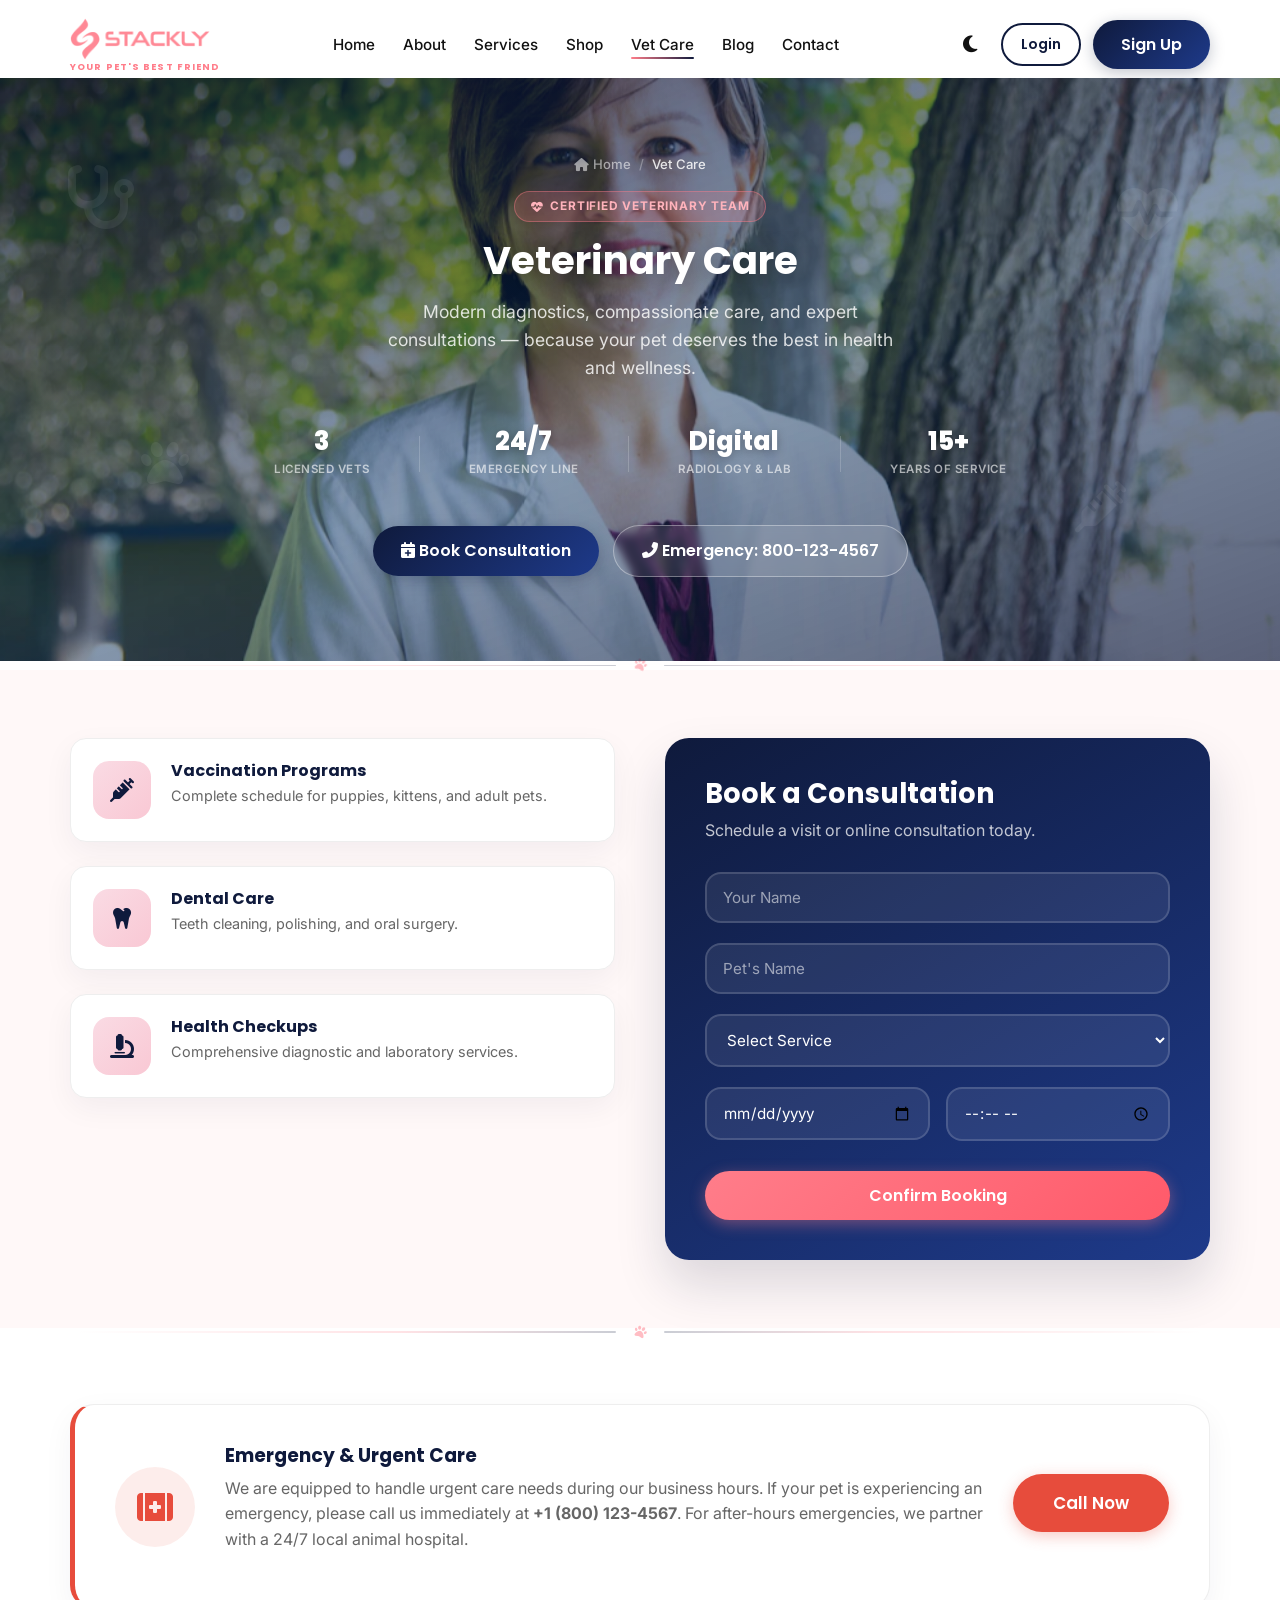
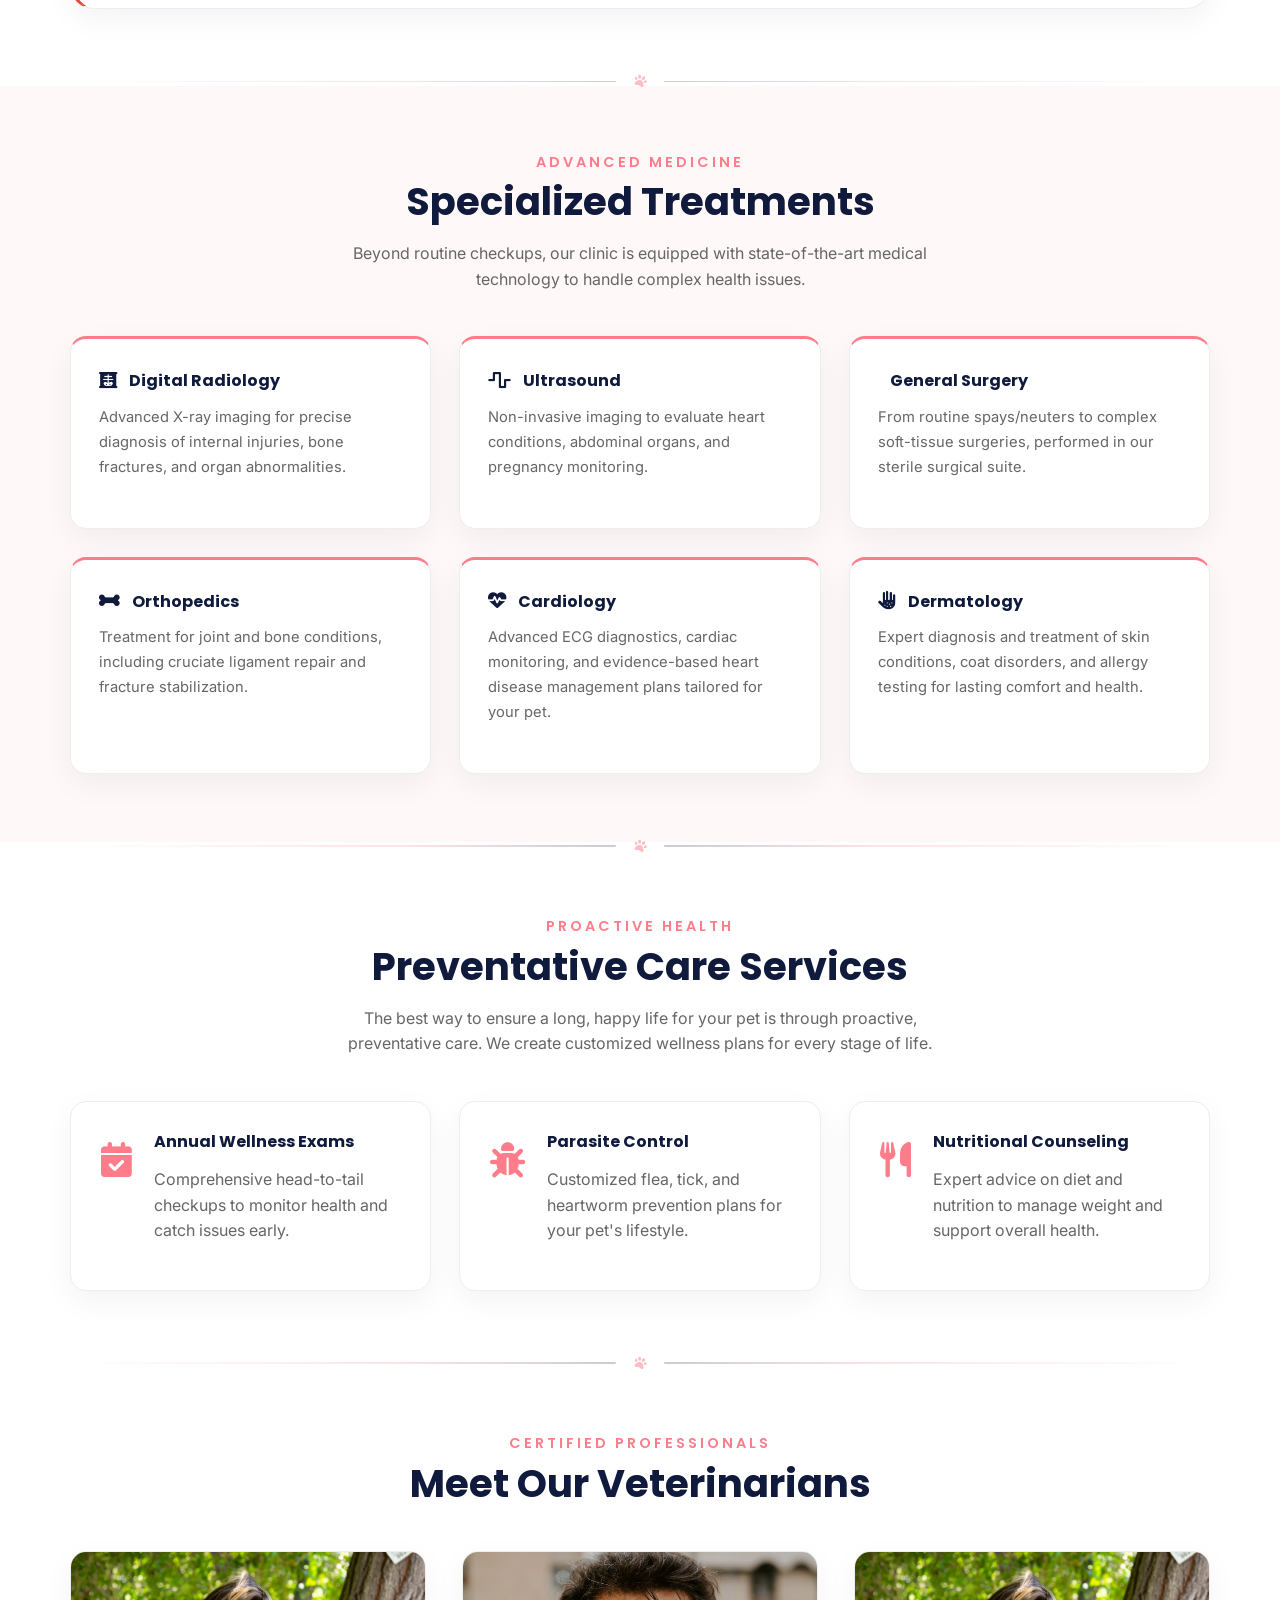
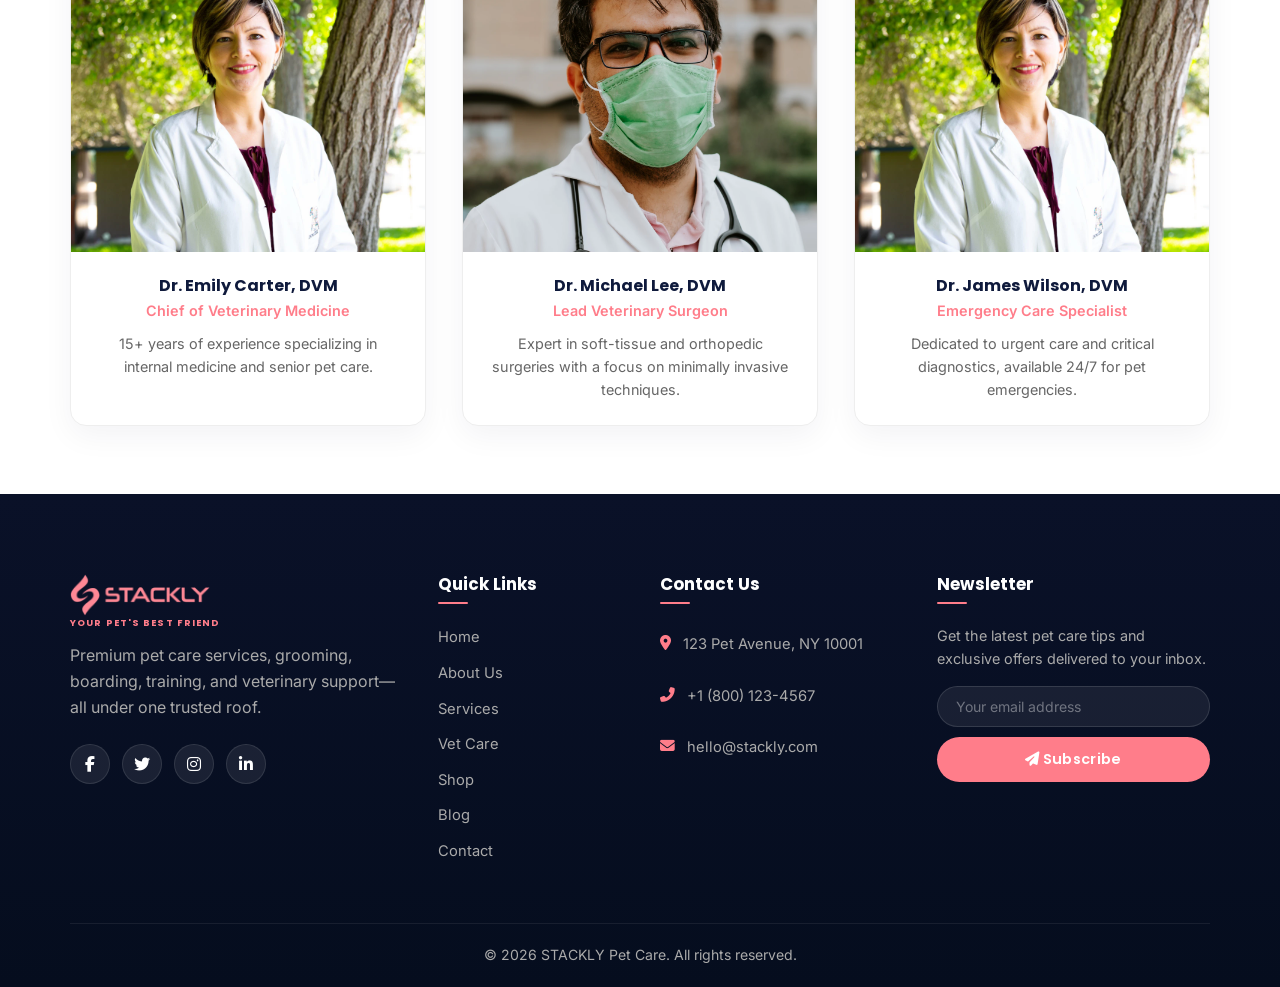
<file: vet-care.html>
<!DOCTYPE html>
<html lang="en">
<head>
    <meta charset="UTF-8">
    <meta name="viewport" content="width=device-width, initial-scale=1.0">
    <title>Vet Care | STACKLY Premium Pet Care</title>
    <link rel="preconnect" href="https://fonts.googleapis.com">
    <link rel="preconnect" href="https://fonts.gstatic.com" crossorigin>
    <link href="https://fonts.googleapis.com/css2?family=Inter:wght@300;400;500;600&family=Poppins:wght@500;600;700;800&display=swap" rel="stylesheet">
    <link rel="stylesheet" href="https://cdnjs.cloudflare.com/ajax/libs/font-awesome/6.4.0/css/all.min.css">
    <link rel="stylesheet" href="styles.css">
</head>
<body>
    <div id="preloader" class="preloader"><div class="paw-loader"><i class="fas fa-paw"></i></div></div>

    <nav class="navbar" id="navbar">
        <div class="container nav-container">
            <a href="index.html" class="logo">
                <img src="src/images/stackly-logo.webp" alt="STACKLY" class="logo-img">
                <span class="logo-tagline">Your Pet's Best Friend</span>
            </a>
            <ul class="nav-menu" id="nav-menu">
                <li><a href="index.html" class="nav-link">Home</a></li>
                <li><a href="about.html" class="nav-link">About</a></li>
                <li><a href="services.html" class="nav-link">Services</a></li>
                <li><a href="shop.html" class="nav-link">Shop</a></li>
                <li><a href="vet-care.html" class="nav-link">Vet Care</a></li>
                <li><a href="blog.html" class="nav-link">Blog</a></li>
                <li><a href="contact.html" class="nav-link">Contact</a></li>
                <li class="nav-buttons-mobile">
                    <a href="login.html" class="btn btn-outline">Login</a>
                    <a href="signup.html" class="btn btn-primary">Sign Up</a>
                </li>
            </ul>
            <div class="nav-buttons desktop-only">
                <button id="theme-toggle" class="theme-toggle" aria-label="Toggle Dark Mode"><i class="fas fa-moon"></i></button>
                <a href="login.html" class="btn btn-outline btn-sm">Login</a>
                <a href="signup.html" class="btn btn-primary">Sign Up</a>
            </div>
            <div class="hamburger" id="hamburger"><span class="bar"></span><span class="bar"></span><span class="bar"></span></div>
        </div>
    </nav>

    <header class="page-header">
        <div class="banner-bg" style="background-image:url('src/images/vet-with-dog.webp');"></div>
        <div class="banner-overlay"></div>
        <i class="fas fa-stethoscope banner-paw" style="top:15%;left:5%;font-size:4rem;animation-delay:0s;"></i>
        <i class="fas fa-paw banner-paw" style="top:62%;left:11%;font-size:3rem;animation-delay:2.2s;"></i>
        <i class="fas fa-heartbeat banner-paw" style="top:18%;right:8%;font-size:3.8rem;animation-delay:1s;"></i>
        <i class="fas fa-syringe banner-paw" style="bottom:22%;right:12%;font-size:3.2rem;animation-delay:3.5s;"></i>
        <i class="fas fa-paw banner-paw" style="top:44%;left:46%;font-size:5.5rem;animation-delay:5s;opacity:0.04;"></i>
        <div class="container reveal">
            <div class="breadcrumb">
                <a href="index.html"><i class="fas fa-home"></i> Home</a>
                <span class="bc-sep">/</span>
                <span class="bc-current">Vet Care</span>
            </div>
            <div class="banner-badge"><i class="fas fa-heartbeat"></i> Certified Veterinary Team</div>
            <h1 class="title">Veterinary Care</h1>
            <p>Modern diagnostics, compassionate care, and expert consultations — because your pet deserves the best in health and wellness.</p>
            <div class="banner-stats">
                <div class="banner-stat">
                    <span class="banner-stat-value">3</span>
                    <span class="banner-stat-label">Licensed Vets</span>
                </div>
                <div class="banner-stat-sep"></div>
                <div class="banner-stat">
                    <span class="banner-stat-value">24/7</span>
                    <span class="banner-stat-label">Emergency Line</span>
                </div>
                <div class="banner-stat-sep"></div>
                <div class="banner-stat">
                    <span class="banner-stat-value">Digital</span>
                    <span class="banner-stat-label">Radiology & Lab</span>
                </div>
                <div class="banner-stat-sep"></div>
                <div class="banner-stat">
                    <span class="banner-stat-value">15+</span>
                    <span class="banner-stat-label">Years of Service</span>
                </div>
            </div>
            <div class="banner-cta">
                <a href="404.html" class="btn btn-primary"><i class="fas fa-calendar-plus"></i> Book Consultation</a>
                <a href="404.html" class="btn btn-ghost"><i class="fas fa-phone-alt"></i> Emergency: 800-123-4567</a>
            </div>
        </div>
    </header>

    <div class="section-divider"><i class="fas fa-paw"></i></div>

    <section id="vet-care" class="health-care bg-light">
        <div class="container">
            <div class="health-grid">
                <div class="health-services reveal reveal-left">
                    <div class="health-item">
                        <div class="hi-icon"><i class="fas fa-syringe"></i></div>
                        <div class="hi-text">
                            <h4>Vaccination Programs</h4>
                            <p>Complete schedule for puppies, kittens, and adult pets.</p>
                        </div>
                    </div>
                    <div class="health-item">
                        <div class="hi-icon"><i class="fas fa-tooth"></i></div>
                        <div class="hi-text">
                            <h4>Dental Care</h4>
                            <p>Teeth cleaning, polishing, and oral surgery.</p>
                        </div>
                    </div>
                    <div class="health-item">
                        <div class="hi-icon"><i class="fas fa-microscope"></i></div>
                        <div class="hi-text">
                            <h4>Health Checkups</h4>
                            <p>Comprehensive diagnostic and laboratory services.</p>
                        </div>
                    </div>
                </div>

                <div class="consultation-form-wrapper reveal reveal-right" id="book">
                    <h4>Book a Consultation</h4>
                    <p>Schedule a visit or online consultation today.</p>
                    <form id="booking-form" class="booking-form" novalidate>
                        <div class="form-group">
                            <input type="text" id="ownerName" placeholder="Your Name" required>
                            <span class="error-message">Please enter your name.</span>
                        </div>
                        <div class="form-group">
                            <input type="text" id="petName" placeholder="Pet's Name" required>
                            <span class="error-message">Please enter your pet's name.</span>
                        </div>
                        <div class="form-group">
                            <select id="serviceType" required>
                                <option value="" disabled selected>Select Service</option>
                                <option value="online">Online Consultation</option>
                                <option value="clinic">Clinic Visit</option>
                                <option value="home">Home Visit</option>
                            </select>
                            <span class="error-message">Please select a service.</span>
                        </div>
                        <div class="form-row">
                            <div class="form-group">
                                <input type="date" id="bookingDate" required>
                                <span class="error-message">Select a date.</span>
                            </div>
                            <div class="form-group">
                                <input type="time" id="bookingTime" required>
                                <span class="error-message">Select a time.</span>
                            </div>
                        </div>
                        <button type="submit" class="btn btn-primary btn-block">Confirm Booking</button>
                    </form>
                    <div id="form-success" class="form-success-msg hidden">
                        <i class="fas fa-check-circle"></i> Booking confirmed! We will contact you shortly.
                    </div>
                </div>
            </div>
        </div>
    </section>

    <div class="section-divider"><i class="fas fa-paw"></i></div>

    <section class="emergency-care">
        <div class="container">
            <div class="cta-card reveal">
                <div class="cta-icon"><i class="fas fa-first-aid"></i></div>
                <div class="cta-content">
                    <h3>Emergency & Urgent Care</h3>
                    <p>We are equipped to handle urgent care needs during our business hours. If your pet is experiencing an emergency, please call us immediately at <strong>+1 (800) 123-4567</strong>. For after-hours emergencies, we partner with a 24/7 local animal hospital.</p>
                </div>
                <div class="cta-action">
                    <a href="404.html" class="btn btn-danger btn-large">Call Now</a>
                </div>
            </div>
        </div>
    </section>

    <div class="section-divider"><i class="fas fa-paw"></i></div>

    <section class="specialized-care bg-light">
        <div class="container">
            <div class="section-header text-center reveal">
                <h2 class="subtitle">Advanced Medicine</h2>
                <h3 class="title">Specialized Treatments</h3>
                <p style="max-width: 600px; margin: 0 auto;">Beyond routine checkups, our clinic is equipped with state-of-the-art medical technology to handle complex health issues.</p>
            </div>
            <div class="treatment-grid">
                <div class="treatment-card reveal">
                    <h4><i class="fas fa-x-ray text-primary"></i> Digital Radiology</h4>
                    <p>Advanced X-ray imaging for precise diagnosis of internal injuries, bone fractures, and organ abnormalities.</p>
                </div>
                <div class="treatment-card reveal" style="transition-delay: 100ms;">
                    <h4><i class="fas fa-wave-square text-primary"></i> Ultrasound</h4>
                    <p>Non-invasive imaging to evaluate heart conditions, abdominal organs, and pregnancy monitoring.</p>
                </div>
                <div class="treatment-card reveal" style="transition-delay: 200ms;">
                    <h4><i class="fas fa-scalpel text-primary"></i> General Surgery</h4>
                    <p>From routine spays/neuters to complex soft-tissue surgeries, performed in our sterile surgical suite.</p>
                </div>
                <div class="treatment-card reveal" style="transition-delay: 300ms;">
                    <h4><i class="fas fa-bone text-primary"></i> Orthopedics</h4>
                    <p>Treatment for joint and bone conditions, including cruciate ligament repair and fracture stabilization.</p>
                </div>
                <div class="treatment-card reveal" style="transition-delay: 400ms;">
                    <h4><i class="fas fa-heart-pulse text-primary"></i> Cardiology</h4>
                    <p>Advanced ECG diagnostics, cardiac monitoring, and evidence-based heart disease management plans tailored for your pet.</p>
                </div>
                <div class="treatment-card reveal" style="transition-delay: 500ms;">
                    <h4><i class="fas fa-hand-dots text-primary"></i> Dermatology</h4>
                    <p>Expert diagnosis and treatment of skin conditions, coat disorders, and allergy testing for lasting comfort and health.</p>
                </div>
            </div>
        </div>
    </section>

    <div class="section-divider"><i class="fas fa-paw"></i></div>

    <section class="preventative-care">
        <div class="container">
            <div class="section-header text-center reveal">
                <h2 class="subtitle">Proactive Health</h2>
                <h3 class="title">Preventative Care Services</h3>
                <p style="max-width: 600px; margin: 0 auto;">The best way to ensure a long, happy life for your pet is through proactive, preventative care. We create customized wellness plans for every stage of life.</p>
            </div>
            <div class="values-grid">
                <div class="value-card reveal">
                    <div class="value-icon"><i class="fas fa-calendar-check"></i></div>
                    <div>
                        <h4>Annual Wellness Exams</h4>
                        <p>Comprehensive head-to-tail checkups to monitor health and catch issues early.</p>
                    </div>
                </div>
                <div class="value-card reveal" style="transition-delay: 100ms;">
                    <div class="value-icon"><i class="fas fa-bug"></i></div>
                    <div>
                        <h4>Parasite Control</h4>
                        <p>Customized flea, tick, and heartworm prevention plans for your pet's lifestyle.</p>
                    </div>
                </div>
                <div class="value-card reveal" style="transition-delay: 200ms;">
                    <div class="value-icon"><i class="fas fa-utensils"></i></div>
                    <div>
                        <h4>Nutritional Counseling</h4>
                        <p>Expert advice on diet and nutrition to manage weight and support overall health.</p>
                    </div>
                </div>
            </div>
        </div>
    </section>

    <div class="section-divider"><i class="fas fa-paw"></i></div>

    <section class="vets-team">
        <div class="container">
            <div class="section-header text-center reveal">
                <h2 class="subtitle">Certified Professionals</h2>
                <h3 class="title">Meet Our Veterinarians</h3>
            </div>
            <div class="team-grid">
                <div class="team-card reveal">
                    <img src="src/images/vet-with-dog.webp" alt="Dr. Emily Carter" loading="lazy">
                    <div class="team-info">
                        <h4>Dr. Emily Carter, DVM</h4>
                        <p>Chief of Veterinary Medicine</p>
                        <p style="color: var(--text-neutral); font-weight: normal; margin-top: 10px; font-size: 0.9rem;">15+ years of experience specializing in internal medicine and senior pet care.</p>
                    </div>
                </div>
                <div class="team-card reveal" style="transition-delay: 100ms;">
                    <img src="src/images/vet-doctor.webp" alt="Dr. Michael Lee" loading="lazy">
                    <div class="team-info">
                        <h4>Dr. Michael Lee, DVM</h4>
                        <p>Lead Veterinary Surgeon</p>
                        <p style="color: var(--text-neutral); font-weight: normal; margin-top: 10px; font-size: 0.9rem;">Expert in soft-tissue and orthopedic surgeries with a focus on minimally invasive techniques.</p>
                    </div>
                </div>
                <div class="team-card reveal" style="transition-delay: 200ms;">
                    <img src="src/images/vet-with-dog.webp" alt="Dr. James Wilson" loading="lazy">
                    <div class="team-info">
                        <h4>Dr. James Wilson, DVM</h4>
                        <p>Emergency Care Specialist</p>
                        <p style="color: var(--text-neutral); font-weight: normal; margin-top: 10px; font-size: 0.9rem;">Dedicated to urgent care and critical diagnostics, available 24/7 for pet emergencies.</p>
                    </div>
                </div>
            </div>
        </div>
    </section>

    <!-- Footer -->
    <footer class="footer">
        <div class="container">
            <div class="footer-grid">
                <div class="footer-brand">
                    <a href="index.html" class="logo text-white">
                        <img src="src/images/stackly-logo.webp" alt="STACKLY" class="logo-img">
                        <span class="logo-tagline">Your Pet's Best Friend</span>
                    </a>
                    <p class="mt-2">Premium pet care services, grooming, boarding, training, and veterinary support—all under one trusted roof.</p>
                    <div class="social-icons mt-3">
                        <a href="404.html"><i class="fab fa-facebook-f"></i></a>
                        <a href="404.html"><i class="fab fa-twitter"></i></a>
                        <a href="404.html"><i class="fab fa-instagram"></i></a>
                        <a href="404.html"><i class="fab fa-linkedin-in"></i></a>
                    </div>
                </div>
                <div class="footer-links">
                    <h4>Quick Links</h4>
                    <ul>
                        <li><a href="index.html">Home</a></li>
                        <li><a href="about.html">About Us</a></li>
                        <li><a href="services.html">Services</a></li>
                        <li><a href="vet-care.html">Vet Care</a></li>
                        <li><a href="shop.html">Shop</a></li>
                        <li><a href="blog.html">Blog</a></li>
                        <li><a href="contact.html">Contact</a></li>
                    </ul>
                </div>
                <div class="footer-contact">
                    <h4>Contact Us</h4>
                    <ul>
                        <li><i class="fas fa-map-marker-alt"></i> 123 Pet Avenue, NY 10001</li>
                        <li><i class="fas fa-phone-alt"></i> +1 (800) 123-4567</li>
                        <li><i class="fas fa-envelope"></i> hello@stackly.com</li>
                    </ul>
                </div>
                <div class="footer-newsletter">
                    <h4>Newsletter</h4>
                    <p>Get the latest pet care tips and exclusive offers delivered to your inbox.</p>
                    <form class="newsletter-form" onsubmit="event.preventDefault(); window.showToast && showToast('Thank you for subscribing!', 'success');">
                        <input type="email" placeholder="Your email address" required>
                        <button type="submit"><i class="fas fa-paper-plane"></i> Subscribe</button>
                    </form>
                </div>
            </div>
            <div class="footer-bottom">
                <p>&copy; 2026 STACKLY Pet Care. All rights reserved.</p>
            </div>
        </div>
    </footer>
    <button id="back-to-top" class="back-to-top" aria-label="Back to top">
        <i class="fas fa-chevron-up"></i>
    </button>
    <script src="script.js"></script>
</body>
</html>
</file>
<file: styles.css>
/* STACKLY - Premium Pet Care Styles */

/* ==========================================================================
   CSS Variables & Theming
   ========================================================================== */
:root {
    /* Primary Colors */
    --primary-color: #0F1A3C;
    --secondary-color: #FADBE4;
    --accent-color: #FF7D8A;
    --light-bg: #FFF8F8;

    /* Semantic Colors */
    --success-color: #5FBF7A;
    --danger-color: #e74c3c;
    --warning-color: #f1c40f;

    /* Text Colors */
    --text-main: #111111;
    --text-neutral: #666666;
    --text-light: #ffffff;

    /* UI Elements */
    --card-bg: #ffffff;
    --shadow-soft: 0 10px 30px rgba(15, 26, 60, 0.05);
    --shadow-hover: 0 20px 40px rgba(15, 26, 60, 0.12);
    --shadow-lg: 0 25px 50px rgba(15, 26, 60, 0.15);
    --glass-bg: rgba(255, 255, 255, 0.85);
    --border-color: #eee;

    /* Typography */
    --font-heading: 'Poppins', sans-serif;
    --font-body: 'Inter', sans-serif;

    /* Transition */
    --transition-fast: 0.3s ease;
    --transition-slow: 0.5s ease;

    /* Border Radius */
    --radius-sm: 8px;
    --radius-md: 16px;
    --radius-lg: 24px;
    --radius-pill: 50px;
}

[data-theme="dark"] {
    --primary-color: #1A2652;
    --secondary-color: #3b2830;
    --light-bg: #121212;
    --text-main: #f0f0f0;
    --text-neutral: #aaaaaa;
    --card-bg: #1e1e1e;
    --glass-bg: rgba(30, 30, 30, 0.9);
    --border-color: #333;
    --shadow-soft: 0 10px 30px rgba(0, 0, 0, 0.5);
    --shadow-hover: 0 20px 40px rgba(0, 0, 0, 0.7);
    --shadow-lg: 0 25px 50px rgba(0, 0, 0, 0.7);
}

/* ==========================================================================
   Reset & Base Styles
   ========================================================================== */
*,
*::before,
*::after {
    margin: 0;
    padding: 0;
    box-sizing: border-box;
}

html {
    scroll-behavior: smooth;
}

body {
    font-family: var(--font-body);
    color: var(--text-main);
    background-color: #ffffff;
    line-height: 1.6;
    overflow-x: hidden;
    transition: background-color var(--transition-fast), color var(--transition-fast);
}

[data-theme="dark"] body {
    background-color: var(--light-bg);
}

h1, h2, h3, h4, h5, h6 {
    font-family: var(--font-heading);
    font-weight: 700;
    color: var(--primary-color);
    margin-bottom: 1rem;
    line-height: 1.2;
}

[data-theme="dark"] h1,
[data-theme="dark"] h2,
[data-theme="dark"] h3,
[data-theme="dark"] h4,
[data-theme="dark"] h5,
[data-theme="dark"] h6 {
    color: var(--text-light);
}

p {
    color: var(--text-neutral);
    margin-bottom: 1rem;
}

a {
    text-decoration: none;
    color: inherit;
    transition: var(--transition-fast);
}

ul {
    list-style: none;
}

img {
    max-width: 100%;
    height: auto;
    display: block;
}

.container {
    max-width: 1200px;
    margin: 0 auto;
    padding: 0 30px;
}

.bg-light {
    background-color: var(--light-bg);
}

/* ==========================================================================
   Typography Utilities
   ========================================================================== */
.text-primary  { color: var(--primary-color); }
.text-accent   { color: var(--accent-color); }
.text-secondary-dark { color: #d67a94; }
.text-success  { color: var(--success-color); }
.text-danger   { color: var(--danger-color); }
.text-center   { text-align: center; }
.text-white    { color: var(--text-light) !important; }

/* Spacing Utilities */
.mt-2 { margin-top: 1rem; }
.mt-3 { margin-top: 1.5rem; }
.mt-4 { margin-top: 2rem; }
.mt-5 { margin-top: 3rem; }
.mb-3 { margin-bottom: 1.5rem; }
.mb-4 { margin-bottom: 2rem; }

/* ==========================================================================
   Buttons
   ========================================================================== */
.btn {
    display: inline-block;
    padding: 12px 28px;
    border-radius: var(--radius-pill);
    font-family: var(--font-heading);
    font-weight: 600;
    font-size: 1rem;
    cursor: pointer;
    border: none;
    transition: all var(--transition-fast);
    text-align: center;
    position: relative;
    overflow: hidden;
}

.btn::after {
    content: '';
    position: absolute;
    top: 50%;
    left: 50%;
    width: 0;
    height: 0;
    background: rgba(255, 255, 255, 0.2);
    border-radius: 50%;
    transform: translate(-50%, -50%);
    transition: width 0.5s ease, height 0.5s ease;
}

.btn:active::after {
    width: 300px;
    height: 300px;
}

.btn-large {
    padding: 16px 40px;
    font-size: 1.05rem;
}

.btn-sm {
    padding: 8px 18px;
    font-size: 0.88rem;
}

.btn-primary {
    background: linear-gradient(135deg, var(--primary-color), #1e3a8a);
    color: var(--text-light);
    box-shadow: 0 4px 15px rgba(15, 26, 60, 0.25);
}

.btn-primary:hover {
    background: linear-gradient(135deg, var(--accent-color), #ff5a6a);
    transform: translateY(-3px);
    box-shadow: 0 8px 25px rgba(255, 125, 138, 0.45);
    color: white;
}

.btn-outline {
    background-color: transparent;
    color: var(--primary-color);
    border: 2px solid var(--primary-color);
}

.btn-outline:hover {
    background-color: var(--primary-color);
    color: var(--text-light);
    transform: translateY(-3px);
    box-shadow: 0 8px 20px rgba(15, 26, 60, 0.2);
}

[data-theme="dark"] .btn-outline {
    color: var(--text-light);
    border-color: var(--text-light);
}

[data-theme="dark"] .btn-outline:hover {
    background-color: var(--text-light);
    color: var(--primary-color);
}

.btn-danger {
    background-color: var(--danger-color);
    color: var(--text-light);
    box-shadow: 0 4px 15px rgba(231, 76, 60, 0.3);
}

.btn-danger:hover {
    background-color: #c0392b;
    transform: translateY(-3px);
    box-shadow: 0 8px 25px rgba(231, 76, 60, 0.45);
}

.btn-light {
    background-color: var(--card-bg);
    color: var(--primary-color);
    box-shadow: 0 4px 15px rgba(0,0,0,0.1);
}

.btn-light:hover {
    background-color: var(--accent-color);
    color: var(--text-light);
    transform: translateY(-3px);
}

.btn-link {
    color: var(--primary-color);
    font-weight: 600;
    display: inline-flex;
    align-items: center;
    gap: 8px;
    font-size: 0.95rem;
}

.btn-link i {
    transition: transform var(--transition-fast);
}

.btn-link:hover {
    color: var(--accent-color);
}

.btn-link:hover i {
    transform: translateX(6px);
}

.btn-block {
    display: block;
    width: 100%;
}

/* ==========================================================================
   Preloader
   ========================================================================== */
.preloader {
    position: fixed;
    top: 0; left: 0;
    width: 100%; height: 100%;
    background-color: #fff;
    display: flex;
    justify-content: center;
    align-items: center;
    z-index: 9999;
    transition: opacity 0.5s ease, visibility 0.5s ease;
}

[data-theme="dark"] .preloader {
    background-color: var(--light-bg);
}

.paw-loader i {
    font-size: 4rem;
    color: var(--accent-color);
    animation: pawBounce 1s infinite alternate;
}

@keyframes pawBounce {
    0%   { transform: translateY(0) scale(1); }
    100% { transform: translateY(-20px) scale(1.1); }
}

/* ==========================================================================
   Navigation
   ========================================================================== */
.navbar {
    position: fixed;
    top: 0; left: 0;
    width: 100%;
    padding: 18px 0;
    z-index: 1000;
    transition: all var(--transition-fast);
}

.navbar.scrolled {
    background: var(--glass-bg);
    backdrop-filter: blur(12px);
    -webkit-backdrop-filter: blur(12px);
    padding: 12px 0;
    box-shadow: 0 4px 20px rgba(0,0,0,0.08);
}

.nav-container {
    display: flex;
    justify-content: space-between;
    align-items: center;
}

.logo {
    display: flex;
    flex-direction: column;
    align-items: flex-start;
    gap: 2px;
    text-decoration: none;
    transition: var(--transition-fast);
}

.logo:hover {
    transform: scale(1.03);
}

.logo-img {
    height: 42px;
    width: auto;
    object-fit: contain;
    display: block;
    /* shifts white logo to #FF537B */
    filter: brightness(0) saturate(100%) invert(54%) sepia(100%) hue-rotate(307deg) saturate(345%) brightness(107%);
}

.logo-tagline {
    font-family: var(--font-heading);
    font-size: 0.58rem;
    font-weight: 700;
    color: var(--accent-color);
    letter-spacing: 0.12em;
    text-transform: uppercase;
    line-height: 1;
}

[data-theme="dark"] .logo-tagline { color: var(--accent-color); }

.nav-menu {
    display: flex;
    align-items: center;
    gap: 28px;
}

.nav-link {
    font-weight: 500;
    font-size: 0.95rem;
    position: relative;
    color: var(--text-main);
}

.nav-link::after {
    content: '';
    position: absolute;
    bottom: -5px;
    left: 0;
    width: 0;
    height: 2px;
    background: linear-gradient(90deg, var(--accent-color), var(--primary-color));
    border-radius: 2px;
    transition: width var(--transition-fast);
}

.nav-link:hover::after,
.nav-link.active::after {
    width: 100%;
}

.nav-link:hover { color: var(--accent-color); }

.nav-buttons {
    display: flex;
    align-items: center;
    gap: 12px;
}

.theme-toggle {
    background: transparent;
    border: none;
    font-size: 1.2rem;
    cursor: pointer;
    color: var(--text-main);
    transition: all var(--transition-fast);
    width: 38px;
    height: 38px;
    border-radius: 50%;
    display: flex;
    align-items: center;
    justify-content: center;
}

.theme-toggle:hover {
    color: var(--accent-color);
    background: rgba(255, 125, 138, 0.1);
    transform: rotate(20deg);
}

.nav-buttons-mobile { display: none; }

.hamburger {
    display: none;
    cursor: pointer;
    padding: 5px;
}

.hamburger .bar {
    display: block;
    width: 25px;
    height: 3px;
    margin: 5px auto;
    transition: all 0.3s ease-in-out;
    background-color: var(--primary-color);
    border-radius: 3px;
}

[data-theme="dark"] .hamburger .bar { background-color: var(--text-light); }

/* ==========================================================================
   Hero Section
   ========================================================================== */
.hero {
    padding: 120px 0 68px;
    background: linear-gradient(160deg, var(--light-bg) 0%, #fff 100%);
    overflow: hidden;
}

[data-theme="dark"] .hero {
    background: linear-gradient(160deg, #0d1426 0%, var(--light-bg) 100%);
}

.hero-container {
    display: grid;
    grid-template-columns: 1fr 1fr;
    gap: 50px;
    align-items: center;
}

.hero-content h1 {
    font-size: 3.4rem;
    line-height: 1.12;
    margin-bottom: 20px;
}

.hero-content p {
    font-size: 1.05rem;
    margin-bottom: 32px;
    max-width: 90%;
    line-height: 1.8;
}

.hero-btns {
    display: flex;
    gap: 16px;
    margin-bottom: 40px;
    flex-wrap: wrap;
}

.trust-indicators {
    display: flex;
    gap: 24px;
    flex-wrap: wrap;
}

.trust-item {
    display: flex;
    align-items: center;
    gap: 8px;
    font-weight: 600;
    font-size: 0.88rem;
    padding: 6px 14px;
    background: var(--card-bg);
    border-radius: var(--radius-pill);
    box-shadow: var(--shadow-soft);
    transition: var(--transition-fast);
}

.trust-item:hover {
    transform: translateY(-3px);
    box-shadow: var(--shadow-hover);
}

.hero-visual {
    position: relative;
    height: 580px;
}

.image-wrapper {
    position: absolute;
    border-radius: var(--radius-lg);
    overflow: hidden;
    box-shadow: var(--shadow-lg);
}

.main-img {
    width: 80%;
    height: 80%;
    top: 10%;
    right: 0;
    z-index: 1;
}

.main-img img {
    width: 100%;
    height: 100%;
    object-fit: cover;
    transition: transform 0.6s ease;
}

.main-img:hover img { transform: scale(1.04); }

.floating-img-1 {
    width: 50%;
    height: 50%;
    bottom: 5%;
    left: 0;
    z-index: 2;
    border: 8px solid var(--light-bg);
}

.floating-img-1 img {
    width: 100%;
    height: 100%;
    object-fit: cover;
}

.floating-card {
    position: absolute;
    background: var(--glass-bg);
    backdrop-filter: blur(8px);
    padding: 12px 18px;
    border-radius: var(--radius-md);
    display: flex;
    align-items: center;
    gap: 12px;
    box-shadow: var(--shadow-hover);
    z-index: 3;
    animation: float 4s ease-in-out infinite;
    border: 1px solid rgba(255,255,255,0.6);
}

.fc-1 { top: 15%; left: -8%; animation-delay: 0s; }
.fc-2 { bottom: 25%; right: -3%; animation-delay: 1s; }
.fc-3 { top: 50%; left: -5%; animation-delay: 2s; }

.fc-icon {
    width: 40px;
    height: 40px;
    border-radius: 50%;
    background: var(--primary-color);
    color: white;
    display: flex;
    align-items: center;
    justify-content: center;
    font-size: 1.1rem;
}

.fc-3 .fc-icon { background: var(--secondary-color); color: var(--success-color); }

.fc-text {
    font-weight: 700;
    font-family: var(--font-heading);
    font-size: 0.9rem;
    color: var(--text-main);
    white-space: nowrap;
}

@keyframes float {
    0%, 100% { transform: translateY(0px); }
    50%       { transform: translateY(-14px); }
}

/* ==========================================================================
   Section Headers
   ========================================================================== */
section { padding: 68px 0; }

.section-header { margin-bottom: 44px; }

.subtitle {
    color: var(--accent-color);
    font-size: 0.9rem;
    text-transform: uppercase;
    letter-spacing: 3px;
    margin-bottom: 8px;
    font-weight: 600;
}

.title { font-size: 2.4rem; }

/* ==========================================================================
   Partners Section
   ========================================================================== */
.partners-section {
    padding: 40px 0;
    background: var(--card-bg);
    border-top: 1px solid var(--border-color);
    border-bottom: 1px solid var(--border-color);
}

.partners-scroll {
    display: flex;
    justify-content: space-around;
    align-items: center;
    flex-wrap: wrap;
    gap: 30px;
}

.partners-scroll h3 {
    font-size: 1.2rem;
    font-weight: 800;
    color: var(--primary-color);
    opacity: 0.4;
    transition: all var(--transition-fast);
    cursor: default;
    letter-spacing: 1px;
    margin: 0;
}

.partners-scroll h3:hover {
    opacity: 1;
    color: var(--accent-color);
    transform: scale(1.08);
}

/* ==========================================================================
   Why Choose Us / Features
   ========================================================================== */
.features-grid {
    display: grid;
    grid-template-columns: repeat(auto-fit, minmax(280px, 1fr));
    gap: 28px;
}

.feature-card {
    background: var(--card-bg);
    padding: 38px 30px;
    border-radius: var(--radius-md);
    box-shadow: var(--shadow-soft);
    transition: all var(--transition-fast);
    position: relative;
    overflow: hidden;
    border: 1px solid var(--border-color);
}

.feature-card::before {
    content: '';
    position: absolute;
    top: 0; left: 0;
    width: 4px;
    height: 100%;
    background: linear-gradient(180deg, var(--accent-color), var(--primary-color));
    transform: scaleY(0);
    transition: transform var(--transition-fast);
    transform-origin: bottom;
}

.feature-card::after {
    content: '';
    position: absolute;
    top: 0; left: 0;
    width: 100%;
    height: 100%;
    background: linear-gradient(135deg, rgba(255,125,138,0.04) 0%, transparent 60%);
    opacity: 0;
    transition: opacity var(--transition-fast);
}

.feature-card:hover {
    transform: translateY(-10px);
    box-shadow: var(--shadow-hover);
    border-color: rgba(255,125,138,0.2);
}

.feature-card:hover::before { transform: scaleY(1); }
.feature-card:hover::after  { opacity: 1; }

.feature-icon {
    font-size: 2.4rem;
    color: var(--accent-color);
    margin-bottom: 18px;
    transition: transform var(--transition-fast);
}

.feature-card:hover .feature-icon { transform: scale(1.15) rotate(-5deg); }

[data-theme="dark"] .feature-icon { color: var(--accent-color); }

.feature-card h4 { font-size: 1.15rem; margin-bottom: 10px; }

/* ==========================================================================
   Services Section
   ========================================================================== */
.services-grid {
    display: grid;
    grid-template-columns: repeat(auto-fit, minmax(240px, 1fr));
    gap: 28px;
}

.service-card {
    background: var(--card-bg);
    padding: 38px 28px;
    border-radius: var(--radius-md);
    box-shadow: var(--shadow-soft);
    text-align: center;
    transition: all var(--transition-fast);
    border: 1px solid var(--border-color);
    position: relative;
    overflow: hidden;
}

.service-card::before {
    content: '';
    position: absolute;
    bottom: 0; left: 0;
    width: 100%;
    height: 3px;
    background: linear-gradient(90deg, var(--accent-color), var(--primary-color));
    transform: scaleX(0);
    transition: transform var(--transition-fast);
}

.service-card:hover {
    transform: translateY(-10px);
    box-shadow: var(--shadow-hover);
}

.service-card:hover::before { transform: scaleX(1); }

.service-icon {
    width: 80px;
    height: 80px;
    margin: 0 auto 20px;
    background: var(--light-bg);
    border-radius: 50%;
    display: flex;
    align-items: center;
    justify-content: center;
    font-size: 2rem;
    color: var(--accent-color);
    transition: all var(--transition-fast);
}

.service-card:hover .service-icon {
    background: linear-gradient(135deg, var(--accent-color), #ff5a6a);
    color: white;
    transform: scale(1.1) rotate(5deg);
    box-shadow: 0 8px 20px rgba(255, 125, 138, 0.4);
}

/* ==========================================================================
   How It Works
   ========================================================================== */
.steps-grid {
    display: grid;
    grid-template-columns: repeat(auto-fit, minmax(230px, 1fr));
    gap: 28px;
    position: relative;
}

.steps-grid::before {
    content: '';
    position: absolute;
    top: 40px; left: 10%;
    width: 80%;
    height: 2px;
    background: linear-gradient(90deg, var(--accent-color), var(--primary-color));
    opacity: 0.2;
}

.step-card {
    text-align: center;
    padding: 36px 24px;
    background: var(--card-bg);
    border-radius: var(--radius-md);
    box-shadow: var(--shadow-soft);
    position: relative;
    z-index: 1;
    transition: all var(--transition-fast);
    border: 1px solid var(--border-color);
}

.step-card:hover {
    transform: translateY(-8px);
    box-shadow: var(--shadow-hover);
    border-color: rgba(255,125,138,0.3);
}

.step-number {
    width: 56px;
    height: 56px;
    background: linear-gradient(135deg, var(--accent-color), #ff5a6a);
    color: white;
    font-size: 1.4rem;
    font-weight: 800;
    border-radius: 50%;
    display: flex;
    align-items: center;
    justify-content: center;
    margin: 0 auto 20px;
    box-shadow: 0 6px 20px rgba(255, 125, 138, 0.4);
    transition: transform var(--transition-fast);
}

.step-card:hover .step-number { transform: scale(1.15); }

/* ==========================================================================
   About Section
   ========================================================================== */
.about-container {
    display: grid;
    grid-template-columns: 1fr 1fr;
    gap: 60px;
    align-items: center;
}

.collage {
    position: relative;
    height: 500px;
}

.collage img {
    border-radius: var(--radius-lg);
    box-shadow: var(--shadow-lg);
    position: absolute;
    transition: transform var(--transition-slow);
}

.collage-1 {
    width: 75%;
    height: 80%;
    object-fit: cover;
    top: 0; left: 0;
}

.collage-2 {
    width: 55%;
    height: 55%;
    object-fit: cover;
    bottom: 0; right: 0;
    border: 8px solid #ffffff;
}

[data-theme="dark"] .collage-2 { border-color: var(--light-bg); }

.collage:hover .collage-1 { transform: rotate(-2deg) scale(1.02); }
.collage:hover .collage-2 { transform: rotate(2deg) scale(1.03); }

.stats-grid {
    display: grid;
    grid-template-columns: 1fr 1fr;
    gap: 18px;
    margin-top: 28px;
}

.stat-item {
    background: var(--secondary-color);
    padding: 22px 18px;
    border-radius: var(--radius-md);
    text-align: center;
    transition: all var(--transition-fast);
}

.stat-item:hover {
    transform: translateY(-5px);
    box-shadow: var(--shadow-soft);
}

[data-theme="dark"] .stat-item { background: var(--primary-color); }

.stat-item h4 {
    display: inline-block;
    font-size: 2.4rem;
    color: var(--primary-color);
    margin: 0;
}

[data-theme="dark"] .stat-item h4 { color: var(--text-light); }

.stat-item span {
    font-size: 1.8rem;
    font-weight: 700;
    color: var(--accent-color);
}

.stat-item p {
    margin: 4px 0 0;
    font-weight: 600;
    font-size: 0.85rem;
    color: var(--text-main);
}

/* ==========================================================================
   Shop Section
   ========================================================================== */
.shop-controls {
    display: flex;
    flex-direction: column;
    align-items: center;
    gap: 20px;
    margin-bottom: 40px;
}

@media (min-width: 768px) {
    .shop-controls {
        flex-direction: row;
        justify-content: space-between;
    }
}

.search-bar {
    position: relative;
    width: 100%;
    max-width: 320px;
}

.search-bar input {
    width: 100%;
    padding: 12px 20px 12px 44px;
    border-radius: var(--radius-pill);
    border: 1px solid var(--border-color);
    background: var(--card-bg);
    color: var(--text-main);
    outline: none;
    transition: all var(--transition-fast);
    font-family: var(--font-body);
}

.search-bar input:focus {
    border-color: var(--accent-color);
    box-shadow: 0 0 0 3px rgba(255, 125, 138, 0.15);
}

.search-bar i {
    position: absolute;
    left: 16px;
    top: 50%;
    transform: translateY(-50%);
    color: var(--text-neutral);
    pointer-events: none;
}

.filter-buttons {
    display: flex;
    gap: 10px;
    flex-wrap: wrap;
    justify-content: center;
}

.filter-btn {
    padding: 8px 22px;
    border-radius: var(--radius-pill);
    border: 1px solid var(--border-color);
    background: var(--card-bg);
    color: var(--text-main);
    cursor: pointer;
    font-weight: 600;
    font-size: 0.9rem;
    transition: all var(--transition-fast);
}

.filter-btn.active,
.filter-btn:hover {
    background: linear-gradient(135deg, var(--primary-color), #1e3a8a);
    color: white;
    border-color: transparent;
    transform: translateY(-2px);
    box-shadow: 0 4px 12px rgba(15, 26, 60, 0.25);
}

.products-grid {
    display: grid;
    grid-template-columns: repeat(auto-fill, minmax(250px, 1fr));
    gap: 28px;
}

.product-card {
    background: var(--card-bg);
    border-radius: var(--radius-md);
    overflow: hidden;
    box-shadow: var(--shadow-soft);
    position: relative;
    transition: all var(--transition-fast);
    border: 1px solid var(--border-color);
}

.product-card:hover {
    transform: translateY(-8px);
    box-shadow: var(--shadow-hover);
    border-color: rgba(255,125,138,0.2);
}

.wishlist-btn {
    position: absolute;
    top: 14px; right: 14px;
    width: 36px;
    height: 36px;
    background: white;
    border-radius: 50%;
    display: flex;
    align-items: center;
    justify-content: center;
    color: var(--text-neutral);
    cursor: pointer;
    z-index: 2;
    transition: all var(--transition-fast);
    box-shadow: 0 2px 10px rgba(0,0,0,0.12);
}

.wishlist-btn:hover {
    color: var(--accent-color);
    transform: scale(1.15);
    box-shadow: 0 4px 15px rgba(255, 125, 138, 0.3);
}

.product-img {
    height: 200px;
    overflow: hidden;
}

.product-img img {
    width: 100%;
    height: 100%;
    object-fit: cover;
    transition: transform 0.5s ease;
}

.product-card:hover .product-img img { transform: scale(1.08); }

.product-info { padding: 20px; }

.rating {
    color: var(--warning-color);
    font-size: 0.88rem;
    margin-bottom: 8px;
    font-weight: 600;
}

.product-info h4 {
    font-size: 1.05rem;
    margin-bottom: 14px;
    transition: color var(--transition-fast);
}

.product-card:hover .product-info h4 { color: var(--accent-color); }

.price-row {
    display: flex;
    justify-content: space-between;
    align-items: center;
}

.price {
    font-size: 1.2rem;
    font-weight: 700;
    color: var(--primary-color);
}

[data-theme="dark"] .price { color: var(--text-light); }

/* ==========================================================================
   Health Care & Vet Consultation
   ========================================================================== */
.health-grid {
    display: grid;
    grid-template-columns: 1fr 1fr;
    gap: 50px;
    align-items: start;
}

.health-item {
    display: flex;
    gap: 20px;
    margin-bottom: 24px;
    background: var(--card-bg);
    padding: 22px;
    border-radius: var(--radius-md);
    box-shadow: var(--shadow-soft);
    transition: all var(--transition-fast);
    border: 1px solid var(--border-color);
}

.health-item:hover {
    transform: translateX(6px);
    box-shadow: var(--shadow-hover);
    border-color: rgba(255,125,138,0.2);
}

.hi-icon {
    width: 58px;
    height: 58px;
    background: linear-gradient(135deg, var(--secondary-color), #f9c8d4);
    border-radius: var(--radius-md);
    display: flex;
    align-items: center;
    justify-content: center;
    font-size: 1.5rem;
    color: var(--primary-color);
    flex-shrink: 0;
    transition: all var(--transition-fast);
}

.health-item:hover .hi-icon {
    background: linear-gradient(135deg, var(--accent-color), #ff5a6a);
    color: white;
}

.hi-text h4 { margin-bottom: 4px; }
.hi-text p  { margin: 0; font-size: 0.9rem; }

.consultation-form-wrapper {
    background: linear-gradient(150deg, var(--primary-color) 0%, #1e3a8a 100%);
    padding: 40px;
    border-radius: var(--radius-lg);
    color: white;
    box-shadow: var(--shadow-lg);
}

.consultation-form-wrapper h4 {
    color: white;
    font-size: 1.7rem;
    margin-bottom: 8px;
}

.consultation-form-wrapper > p {
    color: rgba(255,255,255,0.75);
    margin-bottom: 28px;
}

.form-group {
    margin-bottom: 20px;
    position: relative;
}

.form-row {
    display: grid;
    grid-template-columns: 1fr 1fr;
    gap: 16px;
}

.booking-form input,
.booking-form select {
    width: 100%;
    padding: 14px 16px;
    border-radius: var(--radius-md);
    border: 2px solid rgba(255,255,255,0.15);
    background: rgba(255,255,255,0.08);
    color: white;
    font-family: var(--font-body);
    font-size: 0.95rem;
    outline: none;
    transition: all var(--transition-fast);
}

.booking-form input:focus,
.booking-form select:focus {
    border-color: var(--accent-color);
    background: rgba(255,255,255,0.12);
    box-shadow: 0 0 0 3px rgba(255, 125, 138, 0.2);
}

.booking-form input::placeholder { color: rgba(255,255,255,0.55); }

.booking-form select option {
    background: var(--primary-color);
    color: white;
}

.error-message {
    color: #ffb3ba;
    font-size: 0.76rem;
    font-weight: 600;
    position: absolute;
    bottom: -22px;
    left: 2px;
    display: none;
    align-items: center;
    gap: 4px;
    white-space: nowrap;
    letter-spacing: 0.01em;
}

.form-group.error .error-message {
    display: flex;
    animation: slideErrorIn 0.22s ease;
}

@keyframes slideErrorIn {
    from { opacity: 0; transform: translateY(-4px); }
    to   { opacity: 1; transform: translateY(0); }
}

.form-group.error input,
.form-group.error select,
.form-group.error textarea {
    border-color: #ff8f9a !important;
    background: rgba(255,125,138,0.07) !important;
    box-shadow: 0 0 0 3px rgba(255,125,138,0.18) !important;
    animation: shake 0.35s ease;
}

/* Light-background forms (contact, auth) */
.contact-form-card .error-message,
.auth-form-panel .error-message {
    color: #dc2626;
}

.contact-form-card .form-group.error input,
.contact-form-card .form-group.error textarea,
.auth-form-panel .form-group.error input {
    border-color: #dc2626 !important;
    background: rgba(220,38,38,0.04) !important;
    box-shadow: 0 0 0 3px rgba(220,38,38,0.12) !important;
}

@keyframes shake {
    0%, 100% { transform: translateX(0); }
    25%       { transform: translateX(-6px); }
    75%       { transform: translateX(6px); }
}

.booking-form .btn {
    background: linear-gradient(135deg, var(--accent-color), #ff5a6a);
    color: white;
    margin-top: 10px;
    box-shadow: 0 4px 15px rgba(255, 125, 138, 0.4);
}

.booking-form .btn:hover {
    background: linear-gradient(135deg, #ff5a6a, var(--accent-color));
    transform: translateY(-3px);
    box-shadow: 0 8px 25px rgba(255, 125, 138, 0.5);
}

.form-success-msg {
    margin-top: 20px;
    padding: 16px;
    background: rgba(95, 191, 122, 0.18);
    border: 1px solid var(--success-color);
    border-radius: var(--radius-md);
    color: var(--success-color);
    text-align: center;
    font-weight: 600;
    animation: fadeInUp 0.4s ease;
}

.hidden { display: none !important; }

/* ==========================================================================
   Boarding Section
   ========================================================================== */
.boarding .container {
    display: grid;
    grid-template-columns: 1fr 1fr;
    gap: 60px;
    align-items: center;
}

.boarding-features { margin-bottom: 28px; }

.boarding-features li {
    margin-bottom: 12px;
    display: flex;
    align-items: center;
    gap: 12px;
    font-weight: 600;
    padding: 10px 0;
    border-bottom: 1px solid var(--border-color);
    transition: color var(--transition-fast);
}

.boarding-features li:last-child { border-bottom: none; }

.boarding-features li:hover { color: var(--accent-color); }

.boarding-features i {
    color: var(--success-color);
    background: rgba(95, 191, 122, 0.12);
    padding: 6px;
    border-radius: 50%;
    font-size: 0.8rem;
    width: 26px;
    height: 26px;
    display: flex;
    align-items: center;
    justify-content: center;
}

.boarding-gallery,
.boarding-visual {
    border-radius: var(--radius-lg);
    overflow: hidden;
    box-shadow: var(--shadow-lg);
    transition: transform var(--transition-slow);
}

.boarding-gallery:hover,
.boarding-visual:hover { transform: scale(1.02); }

.main-b-img {
    width: 100%;
    height: 420px;
    object-fit: cover;
    transition: transform 0.6s ease;
    display: block;
}

.boarding-gallery:hover .main-b-img { transform: scale(1.04); }

/* ==========================================================================
   Training Section
   ========================================================================== */
.training-grid {
    display: grid;
    grid-template-columns: repeat(auto-fit, minmax(240px, 1fr));
    gap: 28px;
}

.training-card {
    background: var(--card-bg);
    border-radius: var(--radius-md);
    overflow: hidden;
    box-shadow: var(--shadow-soft);
    transition: all var(--transition-fast);
    border: 1px solid var(--border-color);
}

.training-card:hover {
    transform: translateY(-8px);
    box-shadow: var(--shadow-hover);
}

.training-card img {
    width: 100%;
    height: 200px;
    object-fit: cover;
    transition: transform 0.5s ease;
}

.training-card:hover img { transform: scale(1.06); }

.tc-content { padding: 24px; }

.progress-bar {
    width: 100%;
    height: 8px;
    background: var(--border-color);
    border-radius: var(--radius-pill);
    margin-top: 18px;
    overflow: hidden;
}

.progress {
    height: 100%;
    background: linear-gradient(90deg, var(--success-color), #3da85e);
    border-radius: var(--radius-pill);
    position: relative;
    overflow: hidden;
}

.progress::after {
    content: '';
    position: absolute;
    top: 0; left: -100%;
    width: 100%;
    height: 100%;
    background: linear-gradient(90deg, transparent, rgba(255,255,255,0.4), transparent);
    animation: shimmer 2s infinite;
}

@keyframes shimmer {
    0%   { left: -100%; }
    100% { left: 100%; }
}

/* ==========================================================================
   Testimonials
   ========================================================================== */
.testimonial-slider-container {
    position: relative;
    max-width: 800px;
    margin: 0 auto;
    overflow: hidden;
    padding: 20px 0 10px;
}

.testimonial-slider {
    display: flex;
    transition: transform 0.5s cubic-bezier(0.25, 0.46, 0.45, 0.94);
    will-change: transform;
}

.testimonial-card {
    min-width: 100%;
    background: var(--card-bg);
    padding: 44px 40px;
    border-radius: var(--radius-lg);
    box-shadow: var(--shadow-soft);
    text-align: center;
    border: 1px solid var(--border-color);
}

.stars {
    color: var(--warning-color);
    margin-bottom: 20px;
    font-size: 1.2rem;
    letter-spacing: 2px;
}

.review-text {
    font-size: 1.15rem;
    font-style: italic;
    color: var(--text-main);
    margin-bottom: 30px;
    line-height: 1.8;
}

.user-info {
    display: flex;
    align-items: center;
    justify-content: center;
    gap: 15px;
}

.user-info img {
    width: 60px;
    height: 60px;
    border-radius: 50%;
    object-fit: cover;
    border: 3px solid var(--accent-color);
}

.user-info h4 { margin: 0; font-size: 1rem; }

.user-info span {
    font-size: 0.82rem;
    color: var(--text-neutral);
}

.slider-dots {
    display: flex;
    justify-content: center;
    gap: 10px;
    margin-top: 24px;
}

.dot {
    width: 10px;
    height: 10px;
    border-radius: 50%;
    background: var(--border-color);
    cursor: pointer;
    transition: all var(--transition-fast);
}

.dot.active {
    background: linear-gradient(135deg, var(--accent-color), var(--primary-color));
    width: 28px;
    border-radius: var(--radius-pill);
}

[data-theme="dark"] .dot.active { background: var(--accent-color); }

/* ==========================================================================
   Gallery (Masonry)
   ========================================================================== */
.masonry-gallery {
    columns: 3 250px;
    column-gap: 20px;
}

.gallery-item {
    margin-bottom: 20px;
    break-inside: avoid;
    border-radius: var(--radius-md);
    overflow: hidden;
    box-shadow: var(--shadow-soft);
    cursor: pointer;
    position: relative;
}

.gallery-item img {
    width: 100%;
    height: auto;
    transition: transform 0.5s ease;
}

.gallery-item::after {
    content: '\f00e';
    font-family: 'Font Awesome 6 Free';
    font-weight: 900;
    position: absolute;
    top: 0; left: 0;
    width: 100%; height: 100%;
    background: rgba(15, 26, 60, 0.6);
    color: white;
    display: flex;
    align-items: center;
    justify-content: center;
    font-size: 2rem;
    opacity: 0;
    transition: opacity var(--transition-fast);
}

.gallery-item:hover::after { opacity: 1; }
.gallery-item:hover img    { transform: scale(1.08); }

/* ==========================================================================
   Blog
   ========================================================================== */
.blog-grid {
    display: grid;
    grid-template-columns: repeat(auto-fit, minmax(290px, 1fr));
    gap: 28px;
}

.blog-layout {
    display: grid;
    grid-template-columns: 1fr 310px;
    gap: 50px;
    align-items: start;
}

.blog-sidebar {
    position: sticky;
    top: 100px;
}

.sidebar-widget {
    background: var(--card-bg);
    padding: 28px;
    border-radius: var(--radius-md);
    box-shadow: var(--shadow-soft);
    margin-bottom: 28px;
    border: 1px solid var(--border-color);
}

.sidebar-widget h4 {
    margin-bottom: 18px;
    padding-bottom: 12px;
    border-bottom: 2px solid var(--accent-color);
    font-size: 1.05rem;
}

.category-list li {
    margin-bottom: 0;
    border-bottom: 1px solid var(--border-color);
}

.category-list li:last-child { border-bottom: none; }

.category-list li a {
    display: flex;
    justify-content: space-between;
    align-items: center;
    color: var(--text-neutral);
    font-weight: 500;
    padding: 10px 0;
    transition: all var(--transition-fast);
}

.category-list li a::after {
    content: '\f054';
    font-family: 'Font Awesome 6 Free';
    font-weight: 900;
    font-size: 0.7rem;
    opacity: 0;
    transition: all var(--transition-fast);
}

.category-list li a:hover {
    color: var(--accent-color);
    padding-left: 6px;
}

.category-list li a:hover::after { opacity: 1; }

.blog-card {
    background: var(--card-bg);
    border-radius: var(--radius-md);
    overflow: hidden;
    box-shadow: var(--shadow-soft);
    transition: all var(--transition-fast);
    border: 1px solid var(--border-color);
}

.blog-card:hover {
    transform: translateY(-8px);
    box-shadow: var(--shadow-hover);
}

.blog-card img {
    width: 100%;
    height: 220px;
    object-fit: cover;
    transition: transform 0.5s ease;
}

.blog-card:hover img { transform: scale(1.06); }

.blog-content { padding: 28px; }

.blog-date {
    font-size: 0.8rem;
    color: var(--accent-color);
    font-weight: 600;
    margin-bottom: 10px;
    display: block;
    text-transform: uppercase;
    letter-spacing: 1px;
}

.blog-content h4 {
    font-size: 1.15rem;
    margin-bottom: 12px;
    transition: color var(--transition-fast);
    line-height: 1.4;
}

.blog-card:hover .blog-content h4 { color: var(--accent-color); }

/* ==========================================================================
   CTA Section
   ========================================================================== */
.cta-section {
    background: linear-gradient(135deg, #0F1A3C 0%, #1e3a8a 50%, #0F1A3C 100%);
    background-size: 200% 200%;
    animation: gradientShift 6s ease infinite;
    color: white;
    padding: 80px 0;
    position: relative;
    overflow: hidden;
}

@keyframes gradientShift {
    0%   { background-position: 0% 50%; }
    50%  { background-position: 100% 50%; }
    100% { background-position: 0% 50%; }
}

.cta-section::before {
    content: '';
    position: absolute;
    top: -50%; left: -50%;
    width: 200%; height: 200%;
    background: radial-gradient(circle, rgba(255,125,138,0.08) 0%, transparent 60%);
    animation: float 8s ease-in-out infinite;
}

.cta-section h2 {
    color: white;
    font-size: 2.8rem;
    margin-bottom: 18px;
}

.cta-section p {
    color: rgba(255,255,255,0.8);
    font-size: 1.15rem;
    margin-bottom: 40px;
}

.cta-btns {
    display: flex;
    justify-content: center;
    gap: 20px;
    flex-wrap: wrap;
}

/* ==========================================================================
   Popular Badge
   ========================================================================== */
.popular-badge {
    display: inline-block;
    background: linear-gradient(135deg, var(--accent-color), #ff5a6a);
    color: white;
    padding: 4px 14px;
    border-radius: var(--radius-pill);
    font-size: 0.72rem;
    font-weight: 700;
    text-transform: uppercase;
    letter-spacing: 1.5px;
    margin-bottom: 12px;
    box-shadow: 0 3px 10px rgba(255, 125, 138, 0.35);
    animation: pulse 2s infinite;
}

@keyframes pulse {
    0%, 100% { box-shadow: 0 3px 10px rgba(255, 125, 138, 0.35); }
    50%       { box-shadow: 0 3px 20px rgba(255, 125, 138, 0.6); }
}

/* ==========================================================================
   Pricing
   ========================================================================== */
.pricing-grid {
    display: grid;
    grid-template-columns: repeat(auto-fit, minmax(280px, 1fr));
    gap: 28px;
}

.pricing-card {
    background: var(--card-bg);
    padding: 40px 32px;
    border-radius: var(--radius-lg);
    box-shadow: var(--shadow-soft);
    text-align: center;
    border: 2px solid transparent;
    transition: all var(--transition-fast);
    position: relative;
    overflow: hidden;
}

.pricing-card::before {
    content: '';
    position: absolute;
    top: 0; left: 0;
    width: 100%; height: 4px;
    background: linear-gradient(90deg, var(--accent-color), var(--primary-color));
    transform: scaleX(0);
    transition: transform var(--transition-fast);
}

.pricing-card:hover::before { transform: scaleX(1); }

.pricing-card.featured {
    border-color: var(--accent-color);
    transform: scale(1.04);
    box-shadow: var(--shadow-hover);
}

.pricing-card.featured::before { transform: scaleX(1); }

.pricing-card:hover {
    box-shadow: var(--shadow-hover);
    transform: translateY(-6px);
}

.pricing-card.featured:hover { transform: scale(1.04) translateY(-6px); }

.price-tag {
    font-size: 2.8rem;
    font-weight: 800;
    color: var(--primary-color);
    margin: 18px 0;
    line-height: 1;
}

[data-theme="dark"] .price-tag { color: var(--text-light); }

.pricing-card ul { margin-bottom: 28px; text-align: left; }

.pricing-card li {
    margin-bottom: 12px;
    display: flex;
    gap: 10px;
    align-items: center;
    font-size: 0.95rem;
}

.pricing-card li i { color: var(--success-color); }

/* ==========================================================================
   FAQ Accordion
   ========================================================================== */
.faq-accordion {
    max-width: 800px;
    margin: 0 auto;
}

.faq-item {
    background: var(--card-bg);
    margin-bottom: 12px;
    border-radius: var(--radius-md);
    box-shadow: var(--shadow-soft);
    overflow: hidden;
    border: 1px solid var(--border-color);
    transition: box-shadow var(--transition-fast);
}

.faq-item:hover { box-shadow: var(--shadow-hover); }

.faq-question {
    padding: 20px 28px;
    display: flex;
    justify-content: space-between;
    align-items: center;
    cursor: pointer;
    font-weight: 600;
    font-size: 1rem;
    color: var(--primary-color);
    background: transparent;
    border: none;
    width: 100%;
    text-align: left;
    transition: color var(--transition-fast);
    font-family: var(--font-body);
}

.faq-question:hover { color: var(--accent-color); }

[data-theme="dark"] .faq-question { color: var(--text-light); }

.faq-question i {
    transition: transform var(--transition-fast);
    color: var(--accent-color);
    font-size: 0.9rem;
}

.faq-answer {
    padding: 0 28px;
    max-height: 0;
    overflow: hidden;
    transition: max-height 0.35s ease-out;
}

.faq-answer p {
    padding-bottom: 20px;
    margin: 0;
    line-height: 1.7;
}

.faq-item.active .faq-question i  { transform: rotate(180deg); }
.faq-item.active .faq-answer      { max-height: 500px; }
.faq-item.active                  { border-color: rgba(255,125,138,0.3); }

/* ==========================================================================
   Promo Banner
   ========================================================================== */
.promo-banner {
    background: linear-gradient(135deg, var(--secondary-color), #f9c8d4);
    border-radius: var(--radius-lg);
    padding: 48px;
    display: flex;
    align-items: center;
    justify-content: space-between;
    margin-bottom: 50px;
    box-shadow: var(--shadow-soft);
    border: 1px solid rgba(255,125,138,0.2);
    transition: all var(--transition-fast);
}

.promo-banner:hover {
    transform: translateY(-4px);
    box-shadow: var(--shadow-hover);
}

.promo-content h3 {
    font-size: 2.2rem;
    margin-bottom: 12px;
    color: var(--primary-color);
}

.promo-content p {
    font-size: 1.1rem;
    margin-bottom: 24px;
    color: var(--primary-color);
    opacity: 0.85;
}

/* ==========================================================================
   Treatment Cards
   ========================================================================== */
.treatment-grid {
    display: grid;
    grid-template-columns: repeat(3, 1fr);
    gap: 28px;
}

.treatment-card {
    background: var(--card-bg);
    border-radius: var(--radius-md);
    padding: 32px 28px;
    box-shadow: var(--shadow-soft);
    border: 1px solid var(--border-color);
    border-top: 3px solid var(--accent-color);
    transition: all 0.35s ease;
    position: relative;
    overflow: hidden;
}

/* Soft gradient wash on hover */
.treatment-card::before {
    content: '';
    position: absolute;
    inset: 0;
    background: linear-gradient(135deg, rgba(255,125,138,0.07) 0%, rgba(91,108,215,0.04) 100%);
    opacity: 0;
    transition: opacity 0.35s ease;
    pointer-events: none;
}

/* Sliding accent underline */
.treatment-card::after {
    content: '';
    position: absolute;
    bottom: 0; left: 0;
    width: 0;
    height: 3px;
    background: linear-gradient(90deg, var(--accent-color), var(--primary-color));
    border-radius: 0 0 var(--radius-md) var(--radius-md);
    transition: width 0.4s ease;
}

.treatment-card:hover {
    transform: translateY(-10px);
    box-shadow: 0 22px 52px rgba(255,125,138,0.18), 0 4px 16px rgba(0,0,0,0.08);
    border-color: rgba(255,125,138,0.3);
}

.treatment-card:hover::before { opacity: 1; }
.treatment-card:hover::after  { width: 100%; }

.treatment-card h4 {
    margin-bottom: 14px;
    display: flex;
    align-items: center;
    gap: 12px;
}

.treatment-card h4 i {
    font-size: 1.15rem;
    transition: transform 0.3s ease, color 0.3s ease;
}

.treatment-card:hover h4 i {
    transform: scale(1.35) rotate(-8deg);
    color: var(--accent-color) !important;
}

.treatment-card p {
    font-size: 0.92rem;
    line-height: 1.7;
    color: var(--text-neutral);
}

@media (max-width: 900px) {
    .treatment-grid { grid-template-columns: repeat(2, 1fr); }
}

@media (max-width: 580px) {
    .treatment-grid { grid-template-columns: 1fr; }
}

/* ==========================================================================
   Emergency CTA Card (vet-care)
   ========================================================================== */
.cta-card {
    background: var(--card-bg);
    padding: 40px;
    border-radius: var(--radius-lg);
    box-shadow: var(--shadow-soft);
    display: flex;
    align-items: center;
    gap: 30px;
    border-left: 5px solid var(--danger-color);
    transition: all var(--transition-fast);
    border-top: 1px solid var(--border-color);
    border-right: 1px solid var(--border-color);
    border-bottom: 1px solid var(--border-color);
}

.cta-card:hover {
    transform: translateY(-5px);
    box-shadow: var(--shadow-hover);
}

.cta-icon {
    width: 80px;
    height: 80px;
    background: rgba(231, 76, 60, 0.1);
    border-radius: 50%;
    display: flex;
    align-items: center;
    justify-content: center;
    font-size: 2rem;
    color: var(--danger-color);
    flex-shrink: 0;
    animation: pulse-danger 2s infinite;
}

@keyframes pulse-danger {
    0%, 100% { box-shadow: 0 0 0 0 rgba(231, 76, 60, 0.3); }
    50%       { box-shadow: 0 0 0 12px rgba(231, 76, 60, 0); }
}

.cta-content { flex: 1; }
.cta-content h3 { margin-bottom: 8px; }
.cta-action { flex-shrink: 0; }

/* ==========================================================================
   Team
   ========================================================================== */
.team-grid {
    display: grid;
    grid-template-columns: repeat(auto-fit, minmax(240px, 1fr));
    gap: 36px;
}

.team-card {
    background: var(--card-bg);
    border-radius: var(--radius-md);
    overflow: hidden;
    box-shadow: var(--shadow-soft);
    text-align: center;
    transition: all var(--transition-fast);
    border: 1px solid var(--border-color);
}

.team-card:hover {
    transform: translateY(-10px);
    box-shadow: var(--shadow-hover);
}

.team-card img {
    width: 100%;
    height: 300px;
    object-fit: cover;
    transition: transform 0.5s ease;
}

.team-card:hover img { transform: scale(1.05); }

.team-info { padding: 24px; }
.team-info h4 { margin-bottom: 4px; }
.team-info > p { color: var(--accent-color); font-weight: 600; font-size: 0.9rem; margin: 0; }

.team-desc {
    color: var(--text-neutral);
    font-weight: 400;
    margin-top: 10px;
    font-size: 0.88rem;
    line-height: 1.6;
    margin-bottom: 0;
}

/* ==========================================================================
   Values Grid
   ========================================================================== */
.values-grid {
    display: grid;
    grid-template-columns: repeat(auto-fit, minmax(290px, 1fr));
    gap: 28px;
}

.value-card {
    display: flex;
    gap: 22px;
    background: var(--card-bg);
    padding: 30px;
    border-radius: var(--radius-md);
    box-shadow: var(--shadow-soft);
    transition: all var(--transition-fast);
    border: 1px solid var(--border-color);
}

.value-card:hover {
    transform: translateY(-6px);
    box-shadow: var(--shadow-hover);
    border-color: rgba(255,125,138,0.2);
}

.value-icon {
    font-size: 2.2rem;
    color: var(--accent-color);
    flex-shrink: 0;
    transition: transform var(--transition-fast);
}

.value-card:hover .value-icon { transform: scale(1.15) rotate(-5deg); }

[data-theme="dark"] .value-icon { color: var(--accent-color); }

/* ==========================================================================
   Contact Section
   ========================================================================== */
.contact-grid {
    display: grid;
    grid-template-columns: 1fr 1fr;
    gap: 40px;
}

.contact-info-card {
    background: linear-gradient(150deg, var(--primary-color) 0%, #1e3a8a 100%);
    color: white;
    padding: 50px;
    border-radius: var(--radius-lg);
    box-shadow: var(--shadow-lg);
}

.contact-info-card h4 { color: white; margin-bottom: 12px; }
.contact-info-card p  { color: rgba(255,255,255,0.8); }

.contact-form-card {
    background: var(--card-bg);
    padding: 44px 48px;
    border-radius: var(--radius-lg);
    box-shadow: 0 8px 40px rgba(0,0,0,0.10);
    border: 1px solid var(--border-color);
}

/* Form card header */
.cf-card-header {
    text-align: center;
    margin-bottom: 32px;
    padding-bottom: 28px;
    border-bottom: 1px solid var(--border-color);
}

.cf-card-badge {
    display: inline-flex;
    align-items: center;
    justify-content: center;
    width: 58px;
    height: 58px;
    border-radius: 50%;
    background: linear-gradient(135deg, var(--accent-color), #ff5a6a);
    color: white;
    font-size: 1.35rem;
    margin-bottom: 14px;
    box-shadow: 0 8px 24px rgba(255,125,138,0.38);
}

.cf-card-header h3 {
    font-size: 1.55rem;
    font-weight: 700;
    color: var(--text-main);
    margin-bottom: 6px;
}

.cf-card-header p {
    color: var(--text-neutral);
    font-size: 0.9rem;
}

/* Field groups with label + icon */
.cf-group {
    margin-bottom: 22px;
}

.cf-group label {
    display: flex;
    align-items: center;
    gap: 7px;
    font-size: 0.84rem;
    font-weight: 700;
    color: var(--text-main);
    margin-bottom: 8px;
    letter-spacing: 0.03em;
    text-transform: uppercase;
}

.cf-group label i {
    color: var(--accent-color);
    font-size: 0.82rem;
}

.contact-form-card input,
.contact-form-card textarea {
    width: 100%;
    padding: 13px 16px;
    border-radius: var(--radius-md);
    border: 1.5px solid #d1d5db;
    background: #f8fafc;
    color: #1e293b;
    font-family: var(--font-body);
    font-size: 0.95rem;
    outline: none;
    transition: border-color 0.2s, box-shadow 0.2s, background 0.2s;
}

.contact-form-card input::placeholder,
.contact-form-card textarea::placeholder {
    color: #94a3b8;
}

.contact-form-card input:focus,
.contact-form-card textarea:focus {
    border-color: var(--accent-color);
    background: #fff;
    box-shadow: 0 0 0 3.5px rgba(255,125,138,0.18);
}

[data-theme="dark"] .contact-form-card input,
[data-theme="dark"] .contact-form-card textarea {
    background: rgba(255,255,255,0.06);
    border-color: var(--border-color);
    color: var(--text-main);
}

[data-theme="dark"] .contact-form-card input::placeholder,
[data-theme="dark"] .contact-form-card textarea::placeholder {
    color: rgba(255,255,255,0.35);
}

[data-theme="dark"] .contact-form-card input:focus,
[data-theme="dark"] .contact-form-card textarea:focus {
    background: rgba(255,255,255,0.10);
    border-color: var(--accent-color);
}

.contact-form-card textarea {
    resize: vertical;
    min-height: 130px;
}

/* Submit button */
.cf-submit-btn {
    background: linear-gradient(135deg, var(--accent-color), #ff5a6a) !important;
    color: white !important;
    font-size: 1rem;
    font-weight: 700;
    padding: 15px 28px;
    border-radius: var(--radius-pill) !important;
    box-shadow: 0 6px 22px rgba(255,125,138,0.42);
    letter-spacing: 0.03em;
    margin-top: 6px;
    transition: transform 0.2s, box-shadow 0.2s;
    display: flex;
    align-items: center;
    justify-content: center;
    gap: 10px;
    width: 100%;
}

.cf-submit-btn:hover {
    transform: translateY(-3px);
    box-shadow: 0 12px 32px rgba(255,125,138,0.52) !important;
}

/* Contact Methods Cards */
.contact-methods-grid {
    display: grid;
    grid-template-columns: repeat(4, 1fr);
    gap: 24px;
}

.contact-method-card {
    background: var(--card-bg);
    border-radius: var(--radius-md);
    padding: 32px 22px;
    text-align: center;
    border: 1px solid var(--border-color);
    box-shadow: var(--shadow-soft);
    transition: all var(--transition-fast);
    position: relative;
    overflow: hidden;
}

.contact-method-card:hover {
    transform: translateY(-7px);
    box-shadow: var(--shadow-hover);
    border-color: rgba(255,125,138,0.28);
}

.cm-icon {
    width: 64px;
    height: 64px;
    border-radius: 50%;
    background: linear-gradient(135deg, rgba(255,125,138,0.13), rgba(91,108,215,0.09));
    display: flex;
    align-items: center;
    justify-content: center;
    margin: 0 auto 18px;
    font-size: 1.45rem;
    color: var(--accent-color);
    transition: transform var(--transition-fast);
}

.contact-method-card:hover .cm-icon { transform: scale(1.12) rotate(-5deg); }

.contact-method-card h4 { font-size: 1.05rem; margin-bottom: 8px; }

.contact-method-card p {
    font-size: 0.87rem;
    color: var(--text-neutral);
    margin-bottom: 14px;
    line-height: 1.55;
}

.cm-value {
    display: inline-block;
    font-size: 0.88rem;
    font-weight: 600;
    color: var(--accent-color);
    background: rgba(255,125,138,0.09);
    padding: 6px 16px;
    border-radius: var(--radius-pill);
}

/* Contact FAQ Mini Cards */
.contact-faq-grid {
    display: grid;
    grid-template-columns: repeat(3, 1fr);
    gap: 24px;
}

.faq-mini-card {
    background: var(--card-bg);
    border-radius: var(--radius-md);
    padding: 28px 24px;
    border: 1px solid var(--border-color);
    box-shadow: var(--shadow-soft);
    transition: all var(--transition-fast);
}

.faq-mini-card:hover {
    border-color: rgba(255,125,138,0.25);
    box-shadow: var(--shadow-hover);
    transform: translateY(-4px);
}

.faq-mini-card h4 {
    font-size: 0.97rem;
    margin-bottom: 10px;
    display: flex;
    align-items: flex-start;
    gap: 10px;
    line-height: 1.4;
}

.faq-mini-card h4 i {
    color: var(--accent-color);
    font-size: 1rem;
    margin-top: 2px;
    flex-shrink: 0;
}

.faq-mini-card p {
    font-size: 0.87rem;
    color: var(--text-neutral);
    line-height: 1.65;
    padding-left: 26px;
}

@media (max-width: 1024px) {
    .contact-methods-grid { grid-template-columns: repeat(2, 1fr); }
    .contact-faq-grid { grid-template-columns: repeat(2, 1fr); }
}

@media (max-width: 600px) {
    .contact-methods-grid { grid-template-columns: 1fr; }
    .contact-faq-grid { grid-template-columns: 1fr; }
}

/* ==========================================================================
   Auth Pages (Login / Sign Up)
   ========================================================================== */
.auth-section {
    padding-top: 78px; /* start below fixed navbar — no overlap */
    min-height: 100vh;
    display: flex;
    align-items: stretch;
    background: var(--card-bg);
}

.auth-container {
    width: 100%;
    display: flex;
    min-height: calc(100vh - 78px);
    animation: scaleUp 0.5s ease-out;
}

@keyframes scaleUp {
    from { transform: scale(0.97); opacity: 0; }
    to   { transform: scale(1); opacity: 1; }
}

/* Brand/visual panel — LEFT side, fixed so it stays while form scrolls */
.auth-visual-panel {
    position: fixed;
    top: 78px; left: 0;           /* left side, below navbar */
    width: 50%;
    height: calc(100vh - 78px);   /* full height minus navbar */
    background-size: cover;
    background-position: center;
    display: flex;
    align-items: center;
    justify-content: center;
    padding: 50px;
    color: white;
    text-align: center;
    order: 1;
}

/* Form panel — RIGHT side (pushed past the fixed visual panel) */
.auth-form-panel {
    padding: 36px 56px;
    display: flex;
    flex-direction: column;
    justify-content: center;
    width: 50%;
    margin-left: 50%;             /* pushes form to right half */
    min-height: calc(100vh - 78px);
    overflow-y: auto;
    background: var(--card-bg);
    order: 2;
}

.auth-visual-panel::before {
    content: '';
    position: absolute;
    top: 0; left: 0;
    width: 100%; height: 100%;
    background: linear-gradient(160deg, rgba(15,26,60,0.75), rgba(30,58,138,0.65));
    z-index: 1;
}

.auth-visual-content {
    position: relative;
    z-index: 2;
}

.auth-visual-content h2,
.auth-visual-content h4 {
    color: white;
    font-size: 1.9rem;
    margin-bottom: 18px;
}

.auth-visual-content p,
.auth-visual-content ul {
    color: rgba(255, 255, 255, 0.85);
    font-size: 1.05rem;
}

.auth-visual-content ul { list-style: none; padding: 0; text-align: left; }

.auth-visual-content li {
    margin-bottom: 14px;
    display: flex;
    align-items: center;
    gap: 12px;
}

.auth-visual-content li i { color: var(--success-color); font-size: 1rem; }

.auth-form-panel .booking-form { text-align: left; }

.auth-switch-link {
    text-align: center;
    margin-top: 16px;
    font-size: 0.88rem;
}

.form-meta-link {
    text-align: right;
    margin-bottom: 20px;
    font-size: 0.88rem;
}

.auth-form-panel .form-group {
    margin-bottom: 22px;
}

.auth-form-panel .form-group input {
    border: 2px solid var(--border-color);
    background: var(--light-bg);
    color: var(--text-main);
    padding: 14px 16px;
    border-radius: var(--radius-md);
    width: 100%;
    font-family: var(--font-body);
    font-size: 0.95rem;
    outline: none;
    transition: all var(--transition-fast);
}

.auth-form-panel .form-group input:focus {
    border-color: var(--accent-color);
    background: var(--card-bg);
    box-shadow: 0 0 0 3px rgba(255, 125, 138, 0.15);
}

.auth-form-panel .form-group.password-group { position: relative; }

/* Legacy toggle (signup) — kept for non-lf forms */
.auth-form-panel .password-toggle-icon {
    position: absolute;
    top: 16px;
    right: 18px;
    cursor: pointer;
    color: var(--text-neutral);
    transition: color var(--transition-fast);
    z-index: 1;
}

.auth-form-panel .password-toggle-icon:hover { color: var(--accent-color); }

.auth-form-panel .password-group input { padding-right: 46px; }

/* lf-eye-icon overrides the legacy toggle positioning inside .lf-input-wrap */
.lf-input-wrap .password-toggle-icon {
    position: absolute;
    top: 50%;
    right: 16px;
    transform: translateY(-50%);
    z-index: 2;
}

.auth-form-panel .form-group.error input {
    animation: shake 0.35s ease;
}

.auth-form-panel .form-group:has(#password-strength) { margin-bottom: 42px; }

/* Social Login */
.social-login-divider {
    display: flex;
    align-items: center;
    gap: 12px;
    margin: 14px 0;
    color: var(--text-neutral);
    font-size: 0.88rem;
    font-weight: 500;
}

.social-login-divider::before,
.social-login-divider::after {
    content: '';
    flex: 1;
    height: 1px;
    background: var(--border-color);
}

.social-login-btn {
    margin-bottom: 12px;
    display: flex !important;
    align-items: center;
    justify-content: center;
    gap: 10px;
}

/* ==========================================================================
   Login Form Redesign (.lf-*)
   ========================================================================== */

/* Go back button on auth pages */
.auth-back-btn {
    display: inline-flex;
    align-items: center;
    align-self: flex-start;
    gap: 7px;
    background: var(--light-bg);
    border: 1.5px solid var(--border-color);
    color: var(--text-neutral);
    font-family: var(--font-body);
    font-size: 0.82rem;
    font-weight: 600;
    padding: 8px 16px;
    border-radius: var(--radius-pill);
    cursor: pointer;
    transition: all 0.2s;
    margin-bottom: 20px;
    width: fit-content;
}

.auth-back-btn:hover {
    background: var(--card-bg);
    border-color: var(--accent-color);
    color: var(--accent-color);
    transform: translateX(-3px);
}

.auth-back-btn i { font-size: 0.75rem; }

/* Header block */
.lf-header {
    text-align: center;
    margin-bottom: 20px;
}

.lf-brand {
    display: inline-flex;
    flex-direction: column;
    align-items: flex-start;
    gap: 3px;
    text-decoration: none;
    margin-bottom: 10px;
}

.lf-brand .logo-img { height: 38px; }

.lf-title-block h2 {
    font-size: 1.75rem;
    font-weight: 800;
    color: var(--text-main);
    margin-bottom: 4px;
}

.lf-title-block p {
    color: var(--text-neutral);
    font-size: 0.88rem;
}

/* Field groups */
.lf-group {
    margin-bottom: 14px;
}

.lf-group label {
    display: flex;
    align-items: center;
    gap: 7px;
    font-size: 0.82rem;
    font-weight: 700;
    color: var(--text-main);
    margin-bottom: 8px;
    text-transform: uppercase;
    letter-spacing: 0.04em;
}

.lf-group label i { color: var(--accent-color); font-size: 0.8rem; }

/* Label row with forgot password inline */
.lf-label-row {
    display: flex;
    align-items: center;
    justify-content: space-between;
    margin-bottom: 8px;
}

.lf-label-row label { margin-bottom: 0; }

.lf-forgot {
    font-size: 0.82rem;
    font-weight: 600;
    color: var(--accent-color);
    text-decoration: none;
    transition: opacity 0.2s;
}

.lf-forgot:hover { opacity: 0.75; }

/* Input wrapper with left icon */
.lf-input-wrap {
    position: relative;
    display: flex;
    align-items: center;
}

.lf-field-icon {
    position: absolute;
    left: 16px;
    top: 50%;
    transform: translateY(-50%);
    color: #94a3b8;
    font-size: 0.9rem;
    pointer-events: none;
    z-index: 2;
    transition: color 0.2s;
}

.lf-eye-icon {
    position: absolute;
    right: 16px;
    top: 50%;
    transform: translateY(-50%);
    color: #94a3b8;
    font-size: 0.9rem;
    cursor: pointer;
    z-index: 2;
    transition: color 0.2s;
}

.lf-eye-icon:hover { color: var(--accent-color); }

.lf-input-wrap input,
.auth-form-panel .lf-group .lf-input-wrap input {
    width: 100%;
    padding: 13px 46px 13px 46px !important;
    border-radius: var(--radius-md);
    border: 1.5px solid #d1d5db;
    background: #f8fafc;
    color: #1e293b;
    font-family: var(--font-body);
    font-size: 0.95rem;
    outline: none;
    transition: border-color 0.2s, box-shadow 0.2s, background 0.2s;
}

.lf-input-wrap input::placeholder { color: #94a3b8; }

.lf-input-wrap input:focus {
    border-color: var(--accent-color);
    background: #fff;
    box-shadow: 0 0 0 3.5px rgba(255,125,138,0.18);
}

.lf-input-wrap input:focus ~ .lf-field-icon,
.lf-input-wrap input:focus + .lf-field-icon { color: var(--accent-color); }

[data-theme="dark"] .lf-input-wrap input {
    background: rgba(255,255,255,0.07);
    border-color: var(--border-color);
    color: var(--text-main);
}

[data-theme="dark"] .lf-input-wrap input::placeholder { color: rgba(255,255,255,0.3); }

[data-theme="dark"] .lf-input-wrap input:focus {
    background: rgba(255,255,255,0.12);
    border-color: var(--accent-color);
}

/* Error message inside lf-group (positioned below the input wrap) */
.lf-group .error-message {
    bottom: -20px;
}

/* Role + Remember Me row */
.lf-role-remember-row {
    display: flex;
    flex-direction: column;
    gap: 10px;
    margin-bottom: 14px;
}

.lf-role-group {
    margin-bottom: 0 !important;
}

.lf-remember-check {
    padding-bottom: 0;
}

.lf-remember-forgot-row {
    display: flex;
    align-items: center;
    justify-content: space-between;
    gap: 12px;
}

/* Role select styling */
.lf-input-wrap select {
    width: 100%;
    padding: 13px 16px 13px 46px !important;
    border-radius: var(--radius-md);
    border: 1.5px solid #d1d5db;
    background: #f8fafc;
    color: #1e293b;
    font-family: var(--font-body);
    font-size: 0.95rem;
    outline: none;
    cursor: pointer;
    appearance: none;
    -webkit-appearance: none;
    background-image: url("data:image/svg+xml,%3Csvg xmlns='http://www.w3.org/2000/svg' width='12' height='12' viewBox='0 0 12 12'%3E%3Cpath fill='%2394a3b8' d='M6 8L1 3h10z'/%3E%3C/svg%3E");
    background-repeat: no-repeat;
    background-position: right 14px center;
    transition: border-color 0.2s, box-shadow 0.2s;
}

.lf-input-wrap select:focus {
    border-color: var(--accent-color);
    background-color: #fff;
    box-shadow: 0 0 0 3.5px rgba(255,125,138,0.18);
}

.lf-input-wrap select option { color: #1e293b; background: #fff; }

[data-theme="dark"] .lf-input-wrap select {
    background-color: rgba(255,255,255,0.07);
    border-color: var(--border-color);
    color: var(--text-main);
}

[data-theme="dark"] .lf-input-wrap select option {
    background: #1e293b;
    color: var(--text-main);
}

/* Remember Me row */
.lf-remember-row {
    margin: 4px 0 20px;
}

.lf-checkbox-label {
    display: flex;
    align-items: center;
    gap: 10px;
    cursor: pointer;
    font-size: 0.88rem;
    color: var(--text-neutral);
    user-select: none;
}

.lf-checkbox-label input[type="checkbox"] {
    display: none;
}

.lf-checkbox-box {
    width: 20px;
    height: 20px;
    border-radius: 6px;
    border: 1.5px solid #d1d5db;
    background: #f8fafc;
    display: flex;
    align-items: center;
    justify-content: center;
    flex-shrink: 0;
    transition: background 0.2s, border-color 0.2s, box-shadow 0.2s;
}

.lf-checkbox-box i {
    font-size: 0.65rem;
    color: white;
    opacity: 0;
    transform: scale(0.5);
    transition: opacity 0.15s, transform 0.15s;
}

.lf-checkbox-label input[type="checkbox"]:checked ~ .lf-checkbox-box {
    background: linear-gradient(135deg, var(--accent-color), #ff5a6a);
    border-color: var(--accent-color);
    box-shadow: 0 3px 10px rgba(255,125,138,0.38);
}

.lf-checkbox-label input[type="checkbox"]:checked ~ .lf-checkbox-box i {
    opacity: 1;
    transform: scale(1);
}

.lf-checkbox-label:hover .lf-checkbox-box {
    border-color: var(--accent-color);
}

[data-theme="dark"] .lf-checkbox-box {
    background: rgba(255,255,255,0.07);
    border-color: var(--border-color);
}

/* Submit button */
.lf-submit-btn {
    width: 100%;
    padding: 15px 24px;
    background: linear-gradient(135deg, var(--accent-color), #ff5a6a);
    color: white;
    border: none;
    border-radius: var(--radius-pill);
    font-family: var(--font-heading);
    font-size: 1rem;
    font-weight: 700;
    letter-spacing: 0.03em;
    cursor: pointer;
    display: flex;
    align-items: center;
    justify-content: center;
    gap: 10px;
    box-shadow: 0 6px 22px rgba(255,125,138,0.42);
    transition: transform 0.2s, box-shadow 0.2s;
    margin-top: 4px;
}

.lf-submit-btn:hover {
    transform: translateY(-3px);
    box-shadow: 0 12px 30px rgba(255,125,138,0.52);
}

.lf-submit-btn:disabled {
    opacity: 0.7;
    cursor: not-allowed;
    transform: none;
}

/* Social buttons — 2 column grid */
.lf-social-row {
    display: grid;
    grid-template-columns: 1fr 1fr;
    gap: 12px;
}

.lf-social-btn {
    display: flex;
    align-items: center;
    justify-content: center;
    gap: 8px;
    padding: 12px 16px;
    border-radius: var(--radius-pill);
    font-size: 0.9rem;
    font-weight: 600;
    text-decoration: none;
    border: 1.5px solid transparent;
    transition: transform 0.18s, box-shadow 0.18s, opacity 0.18s;
}

.lf-social-btn:hover {
    transform: translateY(-2px);
    box-shadow: 0 6px 18px rgba(0,0,0,0.12);
}

.lf-google {
    background: #fff;
    border-color: #d1d5db;
    color: #374151;
}

.lf-google i { color: #ea4335; }

[data-theme="dark"] .lf-google {
    background: rgba(255,255,255,0.08);
    border-color: var(--border-color);
    color: var(--text-main);
}

.lf-facebook {
    background: #1877f2;
    border-color: #1877f2;
    color: white;
}

.lf-facebook:hover { box-shadow: 0 6px 18px rgba(24,119,242,0.38); }

/* Password Strength */
.password-strength-meter {
    height: 6px;
    width: 100%;
    background-color: var(--border-color);
    border-radius: var(--radius-pill);
    margin-top: 10px;
    position: relative;
}

.strength-bar {
    height: 100%;
    width: 0;
    background-color: var(--danger-color);
    border-radius: var(--radius-pill);
    transition: width 0.35s ease, background-color 0.35s ease;
}

.strength-text {
    position: absolute;
    right: 0;
    top: -22px;
    font-size: 0.78rem;
    color: var(--text-neutral);
    font-weight: 600;
    transition: color 0.35s ease;
}

/* ==========================================================================
   404 Page
   ========================================================================== */
.error-section {
    padding: 100px 20px 120px;
    min-height: 100vh;
    display: flex;
    align-items: center;
    justify-content: center;
}

.error-content { text-align: center; }

.error-content h1 {
    font-size: 8rem;
    background: linear-gradient(135deg, var(--accent-color), var(--primary-color));
    -webkit-background-clip: text;
    -webkit-text-fill-color: transparent;
    background-clip: text;
    line-height: 1;
    margin-bottom: 20px;
    animation: fadeInDown 0.6s ease;
}

.error-actions {
    display: flex;
    flex-direction: column;
    align-items: center;
    gap: 24px;
    margin-top: 30px;
}

.quick-links {
    display: flex;
    gap: 16px;
    flex-wrap: wrap;
    justify-content: center;
}

.quick-links a {
    color: var(--primary-color);
    font-weight: 600;
    padding: 8px 22px;
    border-radius: var(--radius-pill);
    border: 2px solid var(--border-color);
    transition: all var(--transition-fast);
    font-size: 0.92rem;
}

.quick-links a:hover {
    border-color: var(--accent-color);
    color: var(--accent-color);
    transform: translateY(-3px);
    box-shadow: 0 4px 12px rgba(255,125,138,0.2);
}

/* ==========================================================================
   Footer
   ========================================================================== */
.footer {
    background: linear-gradient(180deg, #0A1128 0%, #050d1e 100%);
    color: #ffffff;
    padding: 80px 0 0;
}

.footer p { color: #aaaaaa; }

.footer-grid {
    display: grid;
    grid-template-columns: 1.8fr 1fr 1.3fr 1.5fr;
    gap: 40px;
    margin-bottom: 50px;
    align-items: start;
}

.social-icons {
    display: flex;
    gap: 12px;
}

.social-icons a {
    width: 40px;
    height: 40px;
    background: rgba(255,255,255,0.08);
    border-radius: 50%;
    display: flex;
    align-items: center;
    justify-content: center;
    color: white;
    transition: all var(--transition-fast);
    border: 1px solid rgba(255,255,255,0.1);
}

.social-icons a:hover {
    background: var(--accent-color);
    border-color: var(--accent-color);
    transform: translateY(-4px);
    box-shadow: 0 6px 16px rgba(255, 125, 138, 0.35);
}

.footer-links h4,
.footer-contact h4,
.footer-newsletter h4 {
    color: white;
    margin-bottom: 20px;
    font-size: 1.05rem;
    position: relative;
    padding-bottom: 10px;
}

.footer-links h4::after,
.footer-contact h4::after,
.footer-newsletter h4::after {
    content: '';
    position: absolute;
    bottom: 0; left: 0;
    width: 30px;
    height: 2px;
    background: var(--accent-color);
    border-radius: 2px;
}

.footer-links ul li {
    margin-bottom: 10px;
}

.footer-links ul li a {
    color: #aaaaaa;
    font-size: 0.92rem;
    transition: all var(--transition-fast);
}

.footer-links ul li a:hover {
    color: var(--accent-color);
    padding-left: 6px;
}

.footer-contact ul li {
    margin-bottom: 10px;
    display: flex;
    align-items: flex-start;
    gap: 12px;
    color: #aaaaaa;
    font-size: 0.92rem;
    padding: 9px 12px 9px 8px;
    margin-left: -8px;
    border-radius: 10px;
    position: relative;
    overflow: hidden;
    cursor: default;
    transition: color 0.3s ease, transform 0.3s ease, box-shadow 0.3s ease;
}

.footer-contact ul li::before {
    content: '';
    position: absolute;
    inset: 0;
    background: linear-gradient(120deg, rgba(255,83,123,0.15), rgba(255,83,123,0.04));
    border-radius: 10px;
    opacity: 0;
    transition: opacity 0.3s ease;
}

.footer-contact ul li::after {
    content: '';
    position: absolute;
    top: 0; left: -100%;
    width: 55%;
    height: 100%;
    background: linear-gradient(90deg, transparent, rgba(255,255,255,0.06), transparent);
    transition: left 0.5s ease;
}

.footer-contact ul li:hover::before { opacity: 1; }
.footer-contact ul li:hover::after  { left: 160%; }

.footer-contact ul li:hover {
    color: #ffffff;
    transform: translateX(7px);
    box-shadow: -3px 0 0 #FF537B;
}

.footer-contact i {
    color: var(--accent-color);
    margin-top: 3px;
    flex-shrink: 0;
    transition: transform 0.3s ease, color 0.3s ease, text-shadow 0.3s ease;
}

.footer-contact ul li:hover i {
    transform: scale(1.3) rotate(-8deg);
    color: #FF537B;
    text-shadow: 0 0 14px rgba(255,83,123,0.75);
}

.footer-newsletter p {
    color: #aaaaaa;
    font-size: 0.9rem;
    margin-bottom: 16px;
    line-height: 1.6;
}

.newsletter-form {
    display: flex;
    flex-direction: column;
    gap: 10px;
    margin-top: 4px;
}

.newsletter-form input {
    background: rgba(255,255,255,0.07);
    border: 1px solid rgba(255,255,255,0.12);
    border-radius: var(--radius-pill);
    padding: 11px 18px;
    color: white;
    width: 100%;
    outline: none;
    font-family: var(--font-body);
    font-size: 0.88rem;
    transition: border-color var(--transition-fast);
}

.newsletter-form input:focus {
    border-color: var(--accent-color);
}

.newsletter-form input::placeholder { color: rgba(255,255,255,0.38); }

.newsletter-form button {
    background: var(--accent-color);
    border: none;
    padding: 12px 20px;
    color: white;
    cursor: pointer;
    transition: all var(--transition-fast);
    font-size: 0.9rem;
    font-weight: 600;
    font-family: var(--font-heading);
    border-radius: var(--radius-pill);
    letter-spacing: 0.3px;
}

.newsletter-form button:hover {
    background: #ff5a6a;
    transform: translateY(-2px);
    box-shadow: 0 6px 18px rgba(255, 125, 138, 0.4);
}

.newsletter-form button:disabled {
    opacity: 0.75;
    cursor: not-allowed;
    transform: none;
}

.newsletter-form .nl-error {
    font-size: 0.78rem;
    font-weight: 600;
    color: #ff9faa;
    padding: 0 4px;
    display: none;
    animation: fadeInDown 0.2s ease;
}

.newsletter-form input.nl-input-error {
    border-color: #ff7d8a !important;
    box-shadow: 0 0 0 3px rgba(255, 125, 138, 0.22) !important;
}

/* Blog sidebar newsletter — override dark footer styles for light background */
.blog-sidebar .newsletter-form input {
    background: var(--light-bg);
    border: 1.5px solid var(--border-color);
    color: var(--text-main);
    border-radius: var(--radius-pill);
    padding: 12px 18px;
    width: 100%;
    font-size: 0.9rem;
    outline: none;
    transition: all var(--transition-fast);
}

.blog-sidebar .newsletter-form input::placeholder {
    color: var(--text-neutral);
    opacity: 1;
}

.blog-sidebar .newsletter-form input:focus {
    border-color: var(--accent-color);
    background: var(--card-bg);
    box-shadow: 0 0 0 3px rgba(255,125,138,0.15);
}

.blog-sidebar .newsletter-form button {
    background: linear-gradient(135deg, var(--accent-color), #ff5a6a);
    color: white;
    border: none;
    padding: 12px 20px;
    border-radius: var(--radius-pill);
    font-weight: 600;
    font-size: 0.9rem;
    cursor: pointer;
    width: 100%;
    transition: all var(--transition-fast);
    box-shadow: 0 4px 14px rgba(255,125,138,0.35);
}

.blog-sidebar .newsletter-form button:hover {
    transform: translateY(-2px);
    box-shadow: 0 8px 22px rgba(255,125,138,0.45);
    background: linear-gradient(135deg, #ff5a6a, var(--accent-color));
}

.blog-sidebar .newsletter-form button:disabled {
    opacity: 0.75;
    cursor: not-allowed;
    transform: none;
}

.blog-sidebar .newsletter-form .nl-error { color: var(--danger-color); }
.blog-sidebar .newsletter-form input.nl-input-error {
    border-color: var(--danger-color) !important;
    box-shadow: 0 0 0 3px rgba(239,68,68,0.15) !important;
}

.footer-bottom {
    text-align: center;
    border-top: 1px solid rgba(255,255,255,0.07);
    padding: 20px 0;
    margin-top: 0;
}

.footer-bottom p { margin: 0; font-size: 0.88rem; }

/* ==========================================================================
   Back to Top
   ========================================================================== */
.back-to-top {
    position: fixed;
    bottom: 28px;
    right: 28px;
    width: 48px;
    height: 48px;
    background: linear-gradient(135deg, var(--primary-color), #1e3a8a);
    color: white;
    border: none;
    border-radius: 50%;
    font-size: 1.1rem;
    cursor: pointer;
    display: flex;
    align-items: center;
    justify-content: center;
    opacity: 0;
    visibility: hidden;
    transition: all var(--transition-fast);
    z-index: 999;
    box-shadow: 0 4px 15px rgba(15, 26, 60, 0.3);
}

.back-to-top.show {
    opacity: 1;
    visibility: visible;
}

.back-to-top:hover {
    background: linear-gradient(135deg, var(--accent-color), #ff5a6a);
    transform: translateY(-4px);
    box-shadow: 0 8px 20px rgba(255, 125, 138, 0.4);
}

/* ==========================================================================
   Animations
   ========================================================================== */
.reveal {
    opacity: 0;
    transform: translateY(40px);
    transition: opacity 0.7s ease-out, transform 0.7s ease-out;
}

.reveal.active {
    opacity: 1;
    transform: translateY(0);
}

.reveal-left  { transform: translateX(-40px); }
.reveal-right { transform: translateX(40px); }

.reveal-left.active,
.reveal-right.active {
    transform: translateX(0);
}

@keyframes fadeInUp {
    from { opacity: 0; transform: translateY(20px); }
    to   { opacity: 1; transform: translateY(0); }
}

@keyframes fadeInDown {
    from { opacity: 0; transform: translateY(-30px); }
    to   { opacity: 1; transform: translateY(0); }
}

@keyframes fadeIn {
    from { opacity: 0; }
    to   { opacity: 1; }
}

/* ==========================================================================
   Page Header (inner pages) — Animated Banner
   ========================================================================== */
.page-header {
    padding: 76px 0 84px;
    margin-top: 78px;
    background: var(--primary-color);
    text-align: center;
    position: relative;
    overflow: hidden;
    min-height: 360px;
    display: flex;
    align-items: center;
    justify-content: center;
}

/* div background-image approach: oversized div never shows edges */
.banner-bg {
    position: absolute;
    inset: -10%;      /* 10% overflow on every side as animation buffer */
    background-size: cover;
    background-position: center center;
    background-repeat: no-repeat;
    animation: kenBurns 20s ease-in-out infinite alternate;
    z-index: 0;
    will-change: transform;
}

.banner-overlay {
    position: absolute;
    inset: 0;
    background: linear-gradient(160deg, rgba(10,20,55,0.72) 0%, rgba(15,52,96,0.50) 55%, rgba(10,20,55,0.68) 100%);
    z-index: 1;
}

.banner-paw {
    position: absolute;
    color: rgba(255,255,255,0.07);
    animation: floatPaw 7s ease-in-out infinite;
    z-index: 1;
    pointer-events: none;
}

.page-header .container {
    position: relative;
    z-index: 2;
    width: 100%;
}

.page-header h1,
.page-header .title {
    color: #ffffff !important;
    text-shadow: 0 3px 24px rgba(0,0,0,0.35);
    margin-bottom: 14px;
}

.page-header p {
    color: rgba(255, 255, 255, 0.82) !important;
    font-size: 1.1rem;
    max-width: 540px;
    margin: 0 auto;
}

.breadcrumb {
    display: flex;
    align-items: center;
    justify-content: center;
    gap: 8px;
    font-size: 0.82rem;
    color: rgba(255,255,255,0.55);
    margin-bottom: 16px;
    font-weight: 500;
}
.breadcrumb a { color: rgba(255,255,255,0.55); text-decoration: none; transition: color 0.2s; }
.breadcrumb a:hover { color: #fff; }
.breadcrumb .bc-sep { color: rgba(255,255,255,0.3); }
.breadcrumb .bc-current { color: rgba(255,255,255,0.85); }

/* Banner content extras */
.banner-badge {
    display: inline-flex;
    align-items: center;
    gap: 7px;
    background: rgba(255,125,138,0.18);
    border: 1px solid rgba(255,125,138,0.40);
    color: #ffb3bc;
    padding: 5px 16px;
    border-radius: var(--radius-pill);
    font-size: 0.74rem;
    font-weight: 700;
    letter-spacing: 0.8px;
    text-transform: uppercase;
    margin-bottom: 16px;
}

.banner-stats {
    display: flex;
    align-items: center;
    justify-content: center;
    gap: 28px;
    margin-top: 32px;
    flex-wrap: wrap;
}

.banner-stat {
    text-align: center;
    padding: 14px 20px;
    border-radius: 16px;
    border: 1px solid transparent;
    position: relative;
    overflow: hidden;
    cursor: default;
    transition: transform 0.35s cubic-bezier(.22,.68,0,1.4), border-color 0.35s ease, box-shadow 0.35s ease;
}

.banner-stat::before {
    content: '';
    position: absolute;
    inset: 0;
    background: linear-gradient(135deg, rgba(255,83,123,0.28), rgba(255,83,123,0.06));
    border-radius: 16px;
    opacity: 0;
    transition: opacity 0.35s ease;
}

.banner-stat::after {
    content: '';
    position: absolute;
    top: 0; left: -100%;
    width: 60%;
    height: 100%;
    background: linear-gradient(90deg, transparent, rgba(255,255,255,0.1), transparent);
    transition: left 0.55s ease;
    pointer-events: none;
}

.banner-stat:hover::before { opacity: 1; }
.banner-stat:hover::after  { left: 160%; }

.banner-stat:hover {
    transform: translateY(-10px) scale(1.08);
    border-color: rgba(255,83,123,0.5);
    box-shadow: 0 16px 40px rgba(255,83,123,0.4), 0 0 0 1px rgba(255,83,123,0.25), inset 0 1px 0 rgba(255,255,255,0.12);
}

.banner-stat-value {
    display: block;
    font-size: 1.6rem;
    font-weight: 800;
    color: #fff;
    font-family: var(--font-heading);
    line-height: 1;
    text-shadow: 0 2px 10px rgba(0,0,0,0.3);
    transition: color 0.35s ease, transform 0.35s ease, text-shadow 0.35s ease;
    position: relative;
}

.banner-stat:hover .banner-stat-value {
    color: #FF537B;
    text-shadow: 0 0 24px rgba(255,83,123,0.65);
    transform: scale(1.14);
}

.banner-stat-label {
    display: block;
    font-size: 0.72rem;
    color: rgba(255,255,255,0.62);
    font-weight: 600;
    margin-top: 5px;
    text-transform: uppercase;
    letter-spacing: 0.5px;
    position: relative;
    transition: color 0.35s ease, letter-spacing 0.35s ease;
}

.banner-stat:hover .banner-stat-label {
    color: rgba(255,255,255,0.95);
    letter-spacing: 1px;
}

.banner-stat-sep {
    width: 1px;
    height: 36px;
    background: rgba(255,255,255,0.18);
    flex-shrink: 0;
    transition: opacity 0.35s ease;
}

.banner-stat:hover ~ .banner-stat-sep { opacity: 0.4; }

.banner-cta {
    margin-top: 32px;
    display: flex;
    align-items: center;
    justify-content: center;
    gap: 14px;
    flex-wrap: wrap;
}

.btn-ghost {
    background: rgba(255,255,255,0.10);
    border: 1.5px solid rgba(255,255,255,0.35);
    color: #fff !important;
    backdrop-filter: blur(4px);
}
.btn-ghost:hover {
    background: rgba(255,255,255,0.20);
    border-color: rgba(255,255,255,0.6);
    color: #fff !important;
    transform: translateY(-2px);
}

/* pure scale — no translate, zero chance of showing edges */
@keyframes kenBurns {
    0%   { transform: scale(1.0); }
    50%  { transform: scale(1.06); }
    100% { transform: scale(1.12); }
}

@keyframes floatPaw {
    0%, 100% { transform: translateY(0) rotate(-5deg); opacity: 0.07; }
    50%       { transform: translateY(-22px) rotate(10deg); opacity: 0.14; }
}

[data-theme="dark"] .page-header { background: #060e22; }
[data-theme="dark"] .banner-overlay {
    background: linear-gradient(160deg, rgba(4,10,30,0.88) 0%, rgba(10,20,50,0.72) 100%);
}

@media (max-width: 768px) {
    .page-header { padding: 60px 0 70px; margin-top: 70px; }
    .page-header p { font-size: 0.95rem; }
    .banner-paw { font-size: 2rem !important; }
    .features-shop-row { grid-template-columns: 1fr !important; }
}

@media (max-width: 1024px) {
    .features-shop-row { grid-template-columns: repeat(2, 1fr) !important; }
}

/* ==========================================================================
   Dashboard Styles
   ========================================================================== */
.dashboard-layout {
    min-height: 100vh;
}

.dashboard-sidebar {
    background: linear-gradient(180deg, var(--primary-color) 0%, #0a1128 100%);
    padding: 0;
    position: fixed;
    top: 0; left: 0;
    width: 260px;
    height: 100vh;
    overflow-y: auto;
    z-index: 100;
    transition: transform var(--transition-fast);
}

.sidebar-logo {
    padding: 20px 28px;
    border-bottom: 1px solid rgba(255,255,255,0.08);
    display: flex;
    align-items: center;
    justify-content: space-between;
    gap: 12px;
}

.sidebar-brand {
    display: flex;
    flex-direction: column;
    align-items: flex-start;
    gap: 3px;
}

.sidebar-brand .logo-img { height: 34px; }

.sidebar-brand .logo-tagline { color: rgba(255,255,255,0.7); }

/* X close button — hidden on desktop, shown on mobile */
.sidebar-close-btn {
    display: none;
    margin-left: auto;
    width: 28px; height: 28px;
    background: rgba(255,255,255,0.1);
    border: 1px solid rgba(255,255,255,0.15);
    border-radius: 50%;
    color: rgba(255,255,255,0.7);
    align-items: center;
    justify-content: center;
    cursor: pointer;
    font-size: 0.82rem;
    flex-shrink: 0;
    transition: background 0.2s, color 0.2s, border-color 0.2s;
}
.sidebar-close-btn:hover {
    background: rgba(255,125,138,0.3);
    color: #fff;
    border-color: var(--accent-color);
}

@media (max-width: 1100px) {
    .sidebar-close-btn { display: flex; }
}

.sidebar-user {
    padding: 24px 28px;
    border-bottom: 1px solid rgba(255,255,255,0.08);
    display: flex;
    align-items: center;
    gap: 14px;
}

.sidebar-avatar {
    width: 36px;
    height: 36px;
    border-radius: 50%;
    background: linear-gradient(135deg, var(--accent-color), #ff5a6a);
    display: flex;
    align-items: center;
    justify-content: center;
    font-size: 0.85rem;
    color: white;
    font-weight: 700;
    flex-shrink: 0;
    border: 2px solid rgba(255,255,255,0.2);
}

.sidebar-user-info { overflow: hidden; }

.sidebar-user-name {
    font-weight: 600;
    color: white;
    font-size: 0.95rem;
    white-space: nowrap;
    overflow: hidden;
    text-overflow: ellipsis;
}

.sidebar-user-role {
    font-size: 0.78rem;
    color: rgba(255,255,255,0.5);
    text-transform: uppercase;
    letter-spacing: 1px;
}

.sidebar-nav { padding: 16px 0; }

.sidebar-section-label {
    padding: 12px 28px 6px;
    font-size: 0.7rem;
    color: rgba(255,255,255,0.35);
    text-transform: uppercase;
    letter-spacing: 2px;
    font-weight: 600;
}

.sidebar-nav-link {
    display: flex;
    align-items: center;
    gap: 14px;
    padding: 12px 28px;
    color: rgba(255,255,255,0.65);
    font-weight: 500;
    font-size: 0.92rem;
    transition: all var(--transition-fast);
    position: relative;
    cursor: pointer;
    text-decoration: none;
}

.sidebar-nav-link::before {
    content: '';
    position: absolute;
    left: 0; top: 0;
    width: 3px; height: 100%;
    background: var(--accent-color);
    border-radius: 0 3px 3px 0;
    transform: scaleY(0);
    transition: transform var(--transition-fast);
}

.sidebar-nav-link:hover,
.sidebar-nav-link.active {
    color: white;
    background: rgba(255,255,255,0.07);
}

.sidebar-nav-link:hover::before,
.sidebar-nav-link.active::before {
    transform: scaleY(1);
}

.sidebar-nav-link.active {
    background: rgba(255, 125, 138, 0.12);
}

.sidebar-nav-link i {
    width: 20px;
    text-align: center;
    font-size: 1rem;
    color: var(--accent-color);
}

.sidebar-badge {
    margin-left: auto;
    background: var(--accent-color);
    color: white;
    font-size: 0.7rem;
    font-weight: 700;
    padding: 2px 7px;
    border-radius: var(--radius-pill);
    min-width: 20px;
    text-align: center;
}

.dashboard-main {
    margin-left: 260px;
    min-height: 100vh;
    background: var(--light-bg);
}

.dashboard-topbar {
    background: var(--card-bg);
    padding: 16px 32px;
    display: flex;
    align-items: center;
    justify-content: space-between;
    border-bottom: 1px solid var(--border-color);
    position: sticky;
    top: 0;
    z-index: 50;
    box-shadow: 0 2px 10px rgba(0,0,0,0.05);
}

.topbar-left h5 {
    font-size: 1rem;
    margin: 0;
    color: var(--text-neutral);
    font-weight: 400;
}

.topbar-left h5 strong { color: var(--text-main); }

/* Greeting block */
.topbar-greeting-block {
    display: flex;
    align-items: center;
    gap: 14px;
}

.topbar-greeting-icon {
    width: 42px;
    height: 42px;
    border-radius: 12px;
    background: linear-gradient(135deg, var(--accent-color), #ff5a6a);
    display: flex;
    align-items: center;
    justify-content: center;
    color: white;
    font-size: 1.05rem;
    flex-shrink: 0;
    box-shadow: 0 4px 12px rgba(255,125,138,0.35);
}

.topbar-greeting-text {
    font-size: 1.05rem;
    font-weight: 600;
    margin: 0 0 2px;
    color: var(--text-main);
    font-family: var(--font-heading);
}

.topbar-greeting-text strong {
    color: var(--accent-color);
    font-weight: 800;
}

.topbar-greeting-sub {
    font-size: 0.75rem;
    color: var(--text-neutral);
    margin: 0;
    font-weight: 400;
}

.topbar-right {
    display: flex;
    align-items: center;
    gap: 16px;
}

.topbar-icon-btn {
    width: 38px;
    height: 38px;
    border: none;
    background: var(--light-bg);
    border-radius: 50%;
    display: flex;
    align-items: center;
    justify-content: center;
    color: var(--text-neutral);
    cursor: pointer;
    transition: all var(--transition-fast);
    position: relative;
}

.topbar-icon-btn:hover {
    background: var(--accent-color);
    color: white;
    transform: scale(1.1);
}

.topbar-notif-dot {
    position: absolute;
    top: 6px; right: 6px;
    width: 8px; height: 8px;
    background: var(--accent-color);
    border-radius: 50%;
    border: 2px solid var(--card-bg);
}

.topbar-avatar {
    width: 38px; height: 38px;
    border-radius: 50%;
    background: linear-gradient(135deg, var(--accent-color), #ff5a6a);
    display: flex;
    align-items: center;
    justify-content: center;
    color: white;
    font-weight: 700;
    font-size: 0.9rem;
    cursor: pointer;
    transition: transform var(--transition-fast);
}

.topbar-avatar:hover { transform: scale(1.1); }

/* Sidebar toggle — hidden on desktop, shown via media query on mobile */
.topbar-sidebar-toggle { display: none; }

.dashboard-content { padding: 32px; }

.dashboard-welcome {
    background: linear-gradient(135deg, var(--primary-color) 0%, #1e3a8a 100%);
    border-radius: var(--radius-lg);
    padding: 36px 40px;
    color: white;
    margin-bottom: 32px;
    display: flex;
    justify-content: space-between;
    align-items: center;
    overflow: hidden;
    position: relative;
}

.dashboard-welcome::before {
    content: '';
    position: absolute;
    right: -60px; top: -60px;
    width: 250px; height: 250px;
    background: rgba(255, 125, 138, 0.1);
    border-radius: 50%;
}

.dashboard-welcome::after {
    content: '';
    position: absolute;
    right: 100px; bottom: -80px;
    width: 180px; height: 180px;
    background: rgba(255,255,255,0.05);
    border-radius: 50%;
}

.welcome-text h2 { color: white; margin-bottom: 8px; font-size: 1.8rem; }
.welcome-text p  { color: rgba(255,255,255,0.75); margin: 0; font-size: 0.95rem; }

.welcome-icon {
    font-size: 5rem;
    opacity: 0.3;
    position: relative;
    z-index: 1;
}

.stats-row {
    display: grid;
    grid-template-columns: repeat(auto-fit, minmax(220px, 1fr));
    gap: 22px;
    margin-bottom: 32px;
}

.stat-card {
    background: var(--card-bg);
    border-radius: var(--radius-md);
    padding: 28px 24px;
    box-shadow: var(--shadow-soft);
    display: flex;
    align-items: center;
    gap: 18px;
    transition: all var(--transition-fast);
    border: 1px solid var(--border-color);
    position: relative;
    overflow: hidden;
}

.stat-card::before {
    content: '';
    position: absolute;
    top: 0; right: 0;
    width: 80px; height: 80px;
    border-radius: 0 var(--radius-md) 0 80px;
    opacity: 0.08;
}

.stat-card:nth-child(1)::before { background: var(--accent-color); }
.stat-card:nth-child(2)::before { background: var(--success-color); }
.stat-card:nth-child(3)::before { background: var(--warning-color); }
.stat-card:nth-child(4)::before { background: var(--primary-color); }

.stat-card:hover {
    transform: translateY(-6px);
    box-shadow: var(--shadow-hover);
}

.stat-card-icon {
    width: 56px; height: 56px;
    border-radius: var(--radius-md);
    display: flex;
    align-items: center;
    justify-content: center;
    font-size: 1.5rem;
    flex-shrink: 0;
    transition: transform var(--transition-fast);
}

.stat-card:hover .stat-card-icon { transform: scale(1.1) rotate(-5deg); }

.stat-card-icon.blue   { background: rgba(59,130,246,0.12); color: #3b82f6; }
.stat-card-icon.pink   { background: rgba(255,125,138,0.12); color: var(--accent-color); }
.stat-card-icon.green  { background: rgba(95,191,122,0.12); color: var(--success-color); }
.stat-card-icon.orange { background: rgba(241,196,15,0.12); color: #d97706; }
.stat-card-icon.purple { background: rgba(139,92,246,0.12); color: #8b5cf6; }
.stat-card-icon.red    { background: rgba(231,76,60,0.12); color: var(--danger-color); }

.stat-card-value {
    font-size: 1.9rem;
    font-weight: 800;
    color: var(--primary-color);
    line-height: 1;
    margin-bottom: 4px;
    font-family: var(--font-heading);
}

[data-theme="dark"] .stat-card-value { color: var(--text-light); }

.stat-card-label {
    font-size: 0.82rem;
    color: var(--text-neutral);
    font-weight: 500;
    text-transform: uppercase;
    letter-spacing: 0.5px;
}

.stat-card-trend {
    font-size: 0.8rem;
    font-weight: 600;
    margin-top: 4px;
}

.stat-card-trend.up   { color: var(--success-color); }
.stat-card-trend.down { color: var(--danger-color); }

.dashboard-grid-2 {
    display: grid;
    grid-template-columns: 1fr 1fr;
    gap: 24px;
    margin-bottom: 32px;
}

.dashboard-grid-3 {
    display: grid;
    grid-template-columns: 1fr 1fr 1fr;
    gap: 24px;
    margin-bottom: 32px;
}

.dash-card {
    background: var(--card-bg);
    border-radius: var(--radius-md);
    box-shadow: var(--shadow-soft);
    border: 1px solid var(--border-color);
    overflow: hidden;
}

.dash-card-header {
    padding: 20px 24px;
    border-bottom: 1px solid var(--border-color);
    display: flex;
    justify-content: space-between;
    align-items: center;
}

.dash-card-header h4 {
    margin: 0;
    font-size: 1rem;
}

.dash-card-body { padding: 24px; }

.view-all-link {
    font-size: 0.82rem;
    color: var(--accent-color);
    font-weight: 600;
    display: flex;
    align-items: center;
    gap: 4px;
    transition: gap var(--transition-fast);
}

.view-all-link:hover { gap: 8px; color: var(--accent-color); }

/* Data Table */
.data-table {
    width: 100%;
    border-collapse: collapse;
    font-size: 0.9rem;
}

.data-table th {
    padding: 10px 14px;
    text-align: left;
    font-weight: 600;
    color: var(--text-neutral);
    font-size: 0.78rem;
    text-transform: uppercase;
    letter-spacing: 0.5px;
    border-bottom: 2px solid var(--border-color);
    white-space: nowrap;
}

.data-table td {
    padding: 14px;
    border-bottom: 1px solid var(--border-color);
    color: var(--text-main);
    vertical-align: middle;
}

.data-table tr:last-child td { border-bottom: none; }

.data-table tbody tr {
    transition: background var(--transition-fast);
}

.data-table tbody tr:hover { background: var(--light-bg); }

.table-avatar {
    width: 34px; height: 34px;
    border-radius: 50%;
    background: linear-gradient(135deg, var(--accent-color), var(--primary-color));
    display: flex;
    align-items: center;
    justify-content: center;
    color: white;
    font-weight: 700;
    font-size: 0.8rem;
    flex-shrink: 0;
}

.table-user {
    display: flex;
    align-items: center;
    gap: 10px;
}

.table-user-name { font-weight: 600; font-size: 0.9rem; }
.table-user-email { font-size: 0.78rem; color: var(--text-neutral); }

/* Status Badges */
.status-badge {
    display: inline-flex;
    align-items: center;
    gap: 6px;
    padding: 4px 12px;
    border-radius: var(--radius-pill);
    font-size: 0.75rem;
    font-weight: 600;
    text-transform: uppercase;
    letter-spacing: 0.5px;
}

.status-badge::before {
    content: '';
    width: 6px; height: 6px;
    border-radius: 50%;
    background: currentColor;
}

.status-confirmed  { background: rgba(95,191,122,0.12); color: var(--success-color); }
.status-pending    { background: rgba(241,196,15,0.12); color: #d97706; }
.status-cancelled  { background: rgba(231,76,60,0.12); color: var(--danger-color); }
.status-completed  { background: rgba(59,130,246,0.12); color: #3b82f6; }
.status-active     { background: rgba(95,191,122,0.12); color: var(--success-color); }

/* Pet Card */
.pet-card {
    background: var(--light-bg);
    border-radius: var(--radius-md);
    padding: 20px;
    display: flex;
    align-items: center;
    gap: 16px;
    margin-bottom: 14px;
    transition: all var(--transition-fast);
    border: 1px solid var(--border-color);
}

.pet-card:hover {
    background: var(--card-bg);
    transform: translateX(6px);
    box-shadow: var(--shadow-soft);
}

.pet-avatar {
    width: 52px; height: 52px;
    border-radius: 50%;
    object-fit: cover;
    border: 3px solid var(--accent-color);
    flex-shrink: 0;
}

.pet-avatar-placeholder {
    width: 52px; height: 52px;
    border-radius: 50%;
    background: linear-gradient(135deg, var(--secondary-color), #f9c8d4);
    display: flex;
    align-items: center;
    justify-content: center;
    font-size: 1.4rem;
    color: var(--primary-color);
    flex-shrink: 0;
}

.pet-info { flex: 1; min-width: 0; }
.pet-name { font-weight: 700; font-size: 0.95rem; margin-bottom: 2px; }
.pet-breed { font-size: 0.8rem; color: var(--text-neutral); }

.pet-actions { display: flex; gap: 8px; }

.pet-action-btn {
    width: 32px; height: 32px;
    border: 1px solid var(--border-color);
    background: var(--card-bg);
    border-radius: var(--radius-sm);
    display: flex;
    align-items: center;
    justify-content: center;
    cursor: pointer;
    color: var(--text-neutral);
    transition: all var(--transition-fast);
    font-size: 0.8rem;
}

.pet-action-btn:hover {
    background: var(--accent-color);
    color: white;
    border-color: var(--accent-color);
}

/* Appointment Item */
.appt-item {
    display: flex;
    align-items: center;
    gap: 16px;
    padding: 14px 0;
    border-bottom: 1px solid var(--border-color);
    transition: all var(--transition-fast);
}

.appt-item:last-child { border-bottom: none; }
.appt-item:hover { padding-left: 6px; }

.appt-date-badge {
    width: 50px;
    text-align: center;
    background: linear-gradient(135deg, var(--accent-color), #ff5a6a);
    border-radius: var(--radius-md);
    padding: 8px;
    flex-shrink: 0;
}

.appt-date-day {
    font-size: 1.3rem;
    font-weight: 800;
    color: white;
    line-height: 1;
    font-family: var(--font-heading);
}

.appt-date-mon {
    font-size: 0.68rem;
    color: rgba(255,255,255,0.8);
    text-transform: uppercase;
    font-weight: 600;
    letter-spacing: 1px;
}

.appt-info { flex: 1; min-width: 0; }
.appt-title { font-weight: 600; font-size: 0.92rem; margin-bottom: 3px; }
.appt-meta  { font-size: 0.8rem; color: var(--text-neutral); }

/* Activity Feed */
.activity-item {
    display: flex;
    gap: 14px;
    padding: 14px 0;
    border-bottom: 1px solid var(--border-color);
}

.activity-item:last-child { border-bottom: none; }

.activity-icon {
    width: 36px; height: 36px;
    border-radius: 50%;
    display: flex;
    align-items: center;
    justify-content: center;
    font-size: 0.85rem;
    flex-shrink: 0;
    margin-top: 2px;
}

.activity-icon.pink   { background: rgba(255,125,138,0.12); color: var(--accent-color); }
.activity-icon.green  { background: rgba(95,191,122,0.12); color: var(--success-color); }
.activity-icon.blue   { background: rgba(59,130,246,0.12); color: #3b82f6; }
.activity-icon.orange { background: rgba(241,196,15,0.12); color: #d97706; }

.activity-text { flex: 1; min-width: 0; }
.activity-desc { font-size: 0.88rem; color: var(--text-main); margin-bottom: 2px; font-weight: 500; }
.activity-time { font-size: 0.78rem; color: var(--text-neutral); }

/* Quick Action Grid */
.quick-actions-grid {
    display: grid;
    grid-template-columns: repeat(auto-fit, minmax(130px, 1fr));
    gap: 14px;
}

.quick-action-btn {
    background: var(--light-bg);
    border: 1px solid var(--border-color);
    border-radius: var(--radius-md);
    padding: 20px 14px;
    text-align: center;
    cursor: pointer;
    transition: all var(--transition-fast);
    display: flex;
    flex-direction: column;
    align-items: center;
    gap: 10px;
    color: var(--text-main);
    text-decoration: none;
}

.quick-action-btn:hover {
    background: var(--primary-color);
    color: white;
    border-color: var(--primary-color);
    transform: translateY(-4px);
    box-shadow: var(--shadow-soft);
}

.quick-action-btn i { font-size: 1.5rem; color: var(--accent-color); transition: color var(--transition-fast); }
.quick-action-btn:hover i { color: white; }

.quick-action-btn span { font-size: 0.82rem; font-weight: 600; }

/* Revenue Chart Bar */
.chart-bars {
    display: flex;
    align-items: flex-end;
    gap: 8px;
    height: 160px;
    padding: 0 4px;
}

.chart-bar-wrap {
    flex: 1;
    display: flex;
    flex-direction: column;
    align-items: center;
    gap: 6px;
    height: 100%;
    justify-content: flex-end;
}

.chart-bar {
    width: 100%;
    border-radius: var(--radius-sm) var(--radius-sm) 0 0;
    background: linear-gradient(180deg, var(--accent-color) 0%, var(--primary-color) 100%);
    transition: all 0.6s ease;
    opacity: 0.85;
    min-height: 4px;
    position: relative;
}

.chart-bar:hover { opacity: 1; transform: scaleY(1.05); transform-origin: bottom; }

.chart-bar::after {
    content: attr(data-value);
    position: absolute;
    top: -22px; left: 50%;
    transform: translateX(-50%);
    font-size: 0.68rem;
    font-weight: 700;
    color: var(--text-neutral);
    white-space: nowrap;
}

.chart-label { font-size: 0.7rem; color: var(--text-neutral); font-weight: 500; }

/* Progress Donut (simple CSS) */
.donut-ring {
    position: relative;
    width: 120px;
    height: 120px;
    margin: 0 auto 16px;
}

.donut-ring svg { transform: rotate(-90deg); }

.donut-track {
    fill: none;
    stroke: var(--border-color);
    stroke-width: 12;
}

.donut-fill {
    fill: none;
    stroke: var(--accent-color);
    stroke-width: 12;
    stroke-linecap: round;
    stroke-dasharray: 283;
    stroke-dashoffset: 283;
    transition: stroke-dashoffset 1s ease;
}

.donut-fill.animate { stroke-dashoffset: var(--offset); }

.donut-value {
    position: absolute;
    top: 50%; left: 50%;
    transform: translate(-50%, -50%);
    text-align: center;
}

.donut-value strong {
    display: block;
    font-size: 1.5rem;
    font-weight: 800;
    color: var(--primary-color);
    line-height: 1;
    font-family: var(--font-heading);
}

[data-theme="dark"] .donut-value strong { color: var(--text-light); }

.donut-value span { font-size: 0.7rem; color: var(--text-neutral); font-weight: 600; }

/* ==========================================================================
   Responsive Design
   ========================================================================== */
@media (max-width: 1100px) {
    .dashboard-layout { grid-template-columns: 1fr; }
    .dashboard-main   { margin-left: 0; }
    .dashboard-sidebar {
        transform: translateX(-100%);
        width: 260px;
    }
    .dashboard-sidebar.open { transform: translateX(0); }
    .topbar-sidebar-toggle { display: flex; }

    .blog-layout { grid-template-columns: 1fr; }
    .blog-sidebar { position: static; }
}

@media (max-width: 992px) {
    .hero-container,
    .about-container,
    .health-grid,
    .boarding .container,
    .footer-grid,
    .contact-grid {
        grid-template-columns: 1fr;
    }

    .hero {
        padding: 100px 0 52px;
        text-align: center;
    }

    .hero-content h1 { font-size: 2.6rem; }
    .hero-content p  { margin: 0 auto 30px; }
    .hero-btns       { justify-content: center; }
    .trust-indicators { justify-content: center; }

    .collage { height: 380px; }
    .footer-grid { gap: 28px; }
    .dashboard-grid-2,
    .dashboard-grid-3 { grid-template-columns: 1fr; }
}

@media (max-width: 1024px) {
    .footer-grid {
        grid-template-columns: 1fr 1fr;
        gap: 36px;
    }
    .footer-brand { grid-column: 1 / -1; }
}

@media (max-width: 768px) {
    .nav-buttons.desktop-only { display: none; }

    .hamburger {
        display: block;
        z-index: 1001;
    }

    .nav-menu {
        position: fixed;
        top: 0; right: -100%;
        width: 80%;
        max-width: 360px;
        height: 100vh;
        background: var(--card-bg);
        flex-direction: column;
        justify-content: center;
        transition: 0.4s ease-in-out;
        box-shadow: -10px 0 40px rgba(0,0,0,0.15);
        z-index: 1000;
        overflow-y: auto;
        padding: 40px 0;
    }

    .nav-menu.active { right: 0; }

    .nav-buttons-mobile {
        display: flex;
        flex-direction: column;
        gap: 12px;
        width: 100%;
        padding: 0 28px;
        margin-top: 20px;
    }

    .hamburger.active .bar:nth-child(2) { opacity: 0; }
    .hamburger.active .bar:nth-child(1) { transform: translateY(8px) rotate(45deg); }
    .hamburger.active .bar:nth-child(3) { transform: translateY(-8px) rotate(-45deg); }

    .hero-visual { height: 350px; }
    .auth-visual-panel { display: none; }
    .auth-form-panel { padding: 50px 28px 40px; width: 100%; margin-left: 0; }
    .masonry-gallery { columns: 2 150px; }
    .cta-section h2  { font-size: 2rem; }
    .cta-btns        { flex-direction: column; align-items: center; }
    .cta-card        { flex-direction: column; text-align: center; }
    .promo-banner    { flex-direction: column; gap: 20px; text-align: center; }
    .contact-info-card,
    .contact-form-card { padding: 32px 24px; }
    .dashboard-welcome { flex-direction: column; gap: 20px; text-align: center; }
    .dashboard-topbar  { padding: 12px 16px; }
    .dashboard-content { padding: 16px; }
    /* Topbar: tighten right cluster, hide subtitle */
    .topbar-greeting-sub  { display: none; }
    .topbar-right         { gap: 8px; }
    .topbar-icon-btn      { width: 34px; height: 34px; font-size: 0.85rem; }
    .topbar-avatar        { width: 34px; height: 34px; font-size: 0.78rem; }
    .topbar-greeting-icon { width: 36px; height: 36px; border-radius: 10px; font-size: 0.9rem; }
    .topbar-greeting-block{ gap: 10px; }
    .topbar-greeting-text { font-size: 0.95rem; }
}

@media (max-width: 480px) {
    .title { font-size: 1.9rem; }
    .stats-grid   { grid-template-columns: 1fr; }
    .form-row     { grid-template-columns: 1fr; }
    .masonry-gallery { columns: 1; }
    .fc-1, .fc-2, .fc-3 { display: none; }
    .stats-row    { grid-template-columns: 1fr 1fr; }
    .hero-content h1 { font-size: 2rem; }
    section { padding: 46px 0; }
    /* Very small phones: drop greeting icon & settings button */
    .topbar-greeting-icon { display: none; }
    .topbar-btn-settings  { display: none; }
    .topbar-right         { gap: 6px; }
    .topbar-icon-btn      { width: 30px; height: 30px; font-size: 0.8rem; }
    .topbar-avatar        { width: 30px; height: 30px; font-size: 0.72rem; }
    .topbar-greeting-text { font-size: 0.88rem; }
    .dashboard-topbar     { padding: 10px 14px; }
    .dashboard-content    { padding: 12px; }
}

/* ==========================================================================
   Section Divider
   ========================================================================== */
.section-divider {
    display: flex;
    align-items: center;
    justify-content: center;
    padding: 0 6%;
    gap: 0;
    line-height: 1;
    margin: -2px 0;
}
.section-divider::before,
.section-divider::after {
    content: '';
    flex: 1;
    height: 1.5px;
    border-radius: 2px;
}
.section-divider::before {
    background: linear-gradient(to right, transparent 0%, var(--accent-color) 60%, var(--primary-color) 100%);
    opacity: 0.22;
}
.section-divider::after {
    background: linear-gradient(to left, transparent 0%, var(--accent-color) 60%, var(--primary-color) 100%);
    opacity: 0.22;
}
.section-divider i {
    color: var(--accent-color);
    font-size: 0.78rem;
    opacity: 0.5;
    padding: 0 18px;
    flex-shrink: 0;
    transform: rotate(20deg);
    transition: transform 0.3s ease;
}
.section-divider:hover i {
    transform: rotate(0deg) scale(1.2);
    opacity: 0.8;
}
</file>
